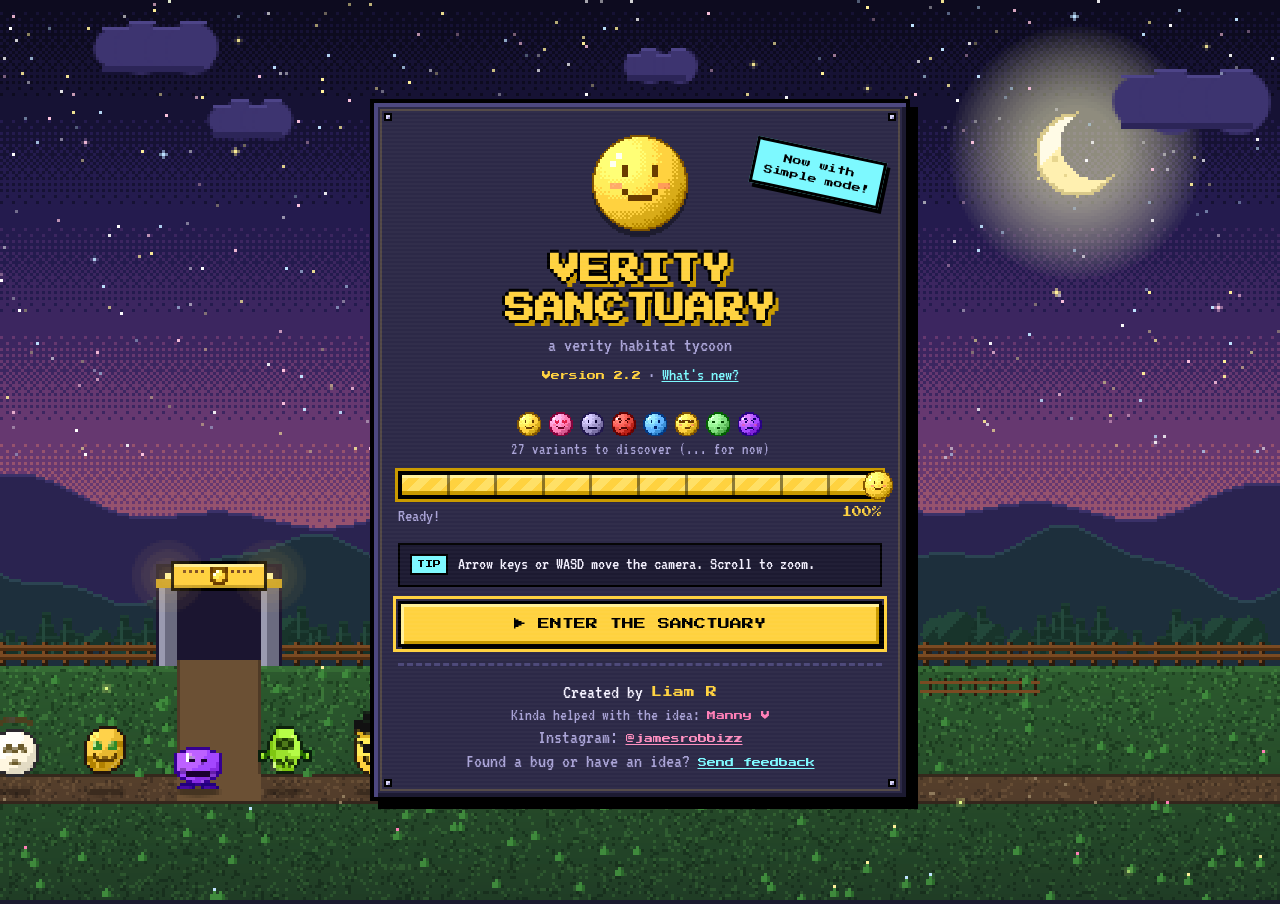
<file: index.html>
<!doctype html>
<html lang="en">
<head>
  <meta charset="utf-8">
  <meta name="viewport" content="width=device-width, initial-scale=1">
  <title>Verity Sanctuary</title>
  <link rel="preconnect" href="https://fonts.googleapis.com">
  <link href="https://fonts.googleapis.com/css2?family=Press+Start+2P&family=VT323&display=swap" rel="stylesheet">
  <link rel="stylesheet" href="style.css">
</head>
<body>
  <div id="loader" class="loader">
    <canvas id="loader-scene" class="loader-scene" aria-hidden="true"></canvas>
    <div class="loader-box">
      <i class="rivet tl"></i><i class="rivet tr"></i><i class="rivet bl"></i><i class="rivet br"></i>
      <canvas id="loader-verity" width="52" height="52"></canvas>
      <p class="loader-splash">Now with<br>Simple mode!</p>
      <h1 class="loader-title">VERITY<br>SANCTUARY</h1>
      <p class="loader-tag">a verity habitat tycoon</p>
      <p class="loader-version"><span id="loader-version">Version 2.0</span> · <button id="loader-notes" class="linkish" type="button">What's new?</button></p>
      <div class="loader-roster">
        <canvas id="loader-faces" width="168" height="26"></canvas>
        <span>27 variants to discover (... for now)</span>
      </div>
      <div class="loader-bar">
        <div class="loader-track">
          <div id="loader-fill" class="loader-fill"></div>
          <div class="loader-ticks"></div>
          <canvas id="loader-roller" class="loader-roller" width="24" height="24"></canvas>
        </div>
        <div class="loader-pct"><span id="loader-step">Hatching eggs...</span><span id="loader-num">0%</span></div>
      </div>
      <p class="loader-tip"><b>TIP</b><span id="loader-tip">In Pro mode you build at night, while the park is closed.</span></p>
      <button id="loader-start" class="big loader-start" hidden>▶ ENTER THE SANCTUARY</button>
      <div class="loader-credits">
        <p>Created by <b>Liam R</b></p>
        <p class="small-credit">Kinda helped with the idea: <b>Manny V</b></p>
        <p class="insta-credit">Instagram: <a href="https://www.instagram.com/jamesrobbizz/" target="_blank" rel="noopener">@jamesrobbizz</a></p>
        <p class="insta-credit">Found a bug or have an idea? <a class="feedback-link" href="https://forms.gle/N3EzvmrXTgRiWqSZ6" target="_blank" rel="noopener">Send feedback</a></p>
      </div>
    </div>
  </div>
  <script>
    // Loading screen: an animated night scene at the sanctuary, drawn before the game scripts load.
    (function () {
      function shade(hex, amt) {
        var n = parseInt(hex.slice(1), 16), f = function (v) { return Math.max(0, Math.min(255, Math.round(v + amt))); };
        return "rgb(" + f(n >> 16) + "," + f((n >> 8) & 255) + "," + f(n & 255) + ")";
      }
      var BAYER = [0, 8, 2, 10, 12, 4, 14, 6, 3, 11, 1, 9, 15, 7, 13, 5];
      function dith(x, y) { return (BAYER[(y & 3) * 4 + (x & 3)] + 0.5) / 16; }
      function rng(seed) { var s = seed >>> 0; return function () { s = (s * 1664525 + 1013904223) >>> 0; return s / 4294967296; }; }

      // ---- Verity faces (shaded spheres, features on an 8-radius grid) ----
      var FEATURES = {
        smile: [["i", -3, -3, 1, 2], ["i", 2, -3, 1, 2], ["i", -3, 1, 1, 1], ["i", -2, 2, 4, 1], ["i", 2, 1, 1, 1]],
        love: [["h", -4, -3, 1, 1], ["h", -2, -3, 1, 1], ["h", -4, -2, 3, 1], ["h", -3, -1, 1, 1], ["h", 1, -3, 1, 1], ["h", 3, -3, 1, 1], ["h", 1, -2, 3, 1], ["h", 2, -1, 1, 1], ["i", -2, 2, 4, 1], ["i", -3, 1, 1, 1], ["i", 2, 1, 1, 1]],
        shades: [["i", -5, -3, 4, 2], ["i", 1, -3, 4, 2], ["i", -1, -3, 2, 1], ["w", -4, -3, 1, 1], ["w", 2, -3, 1, 1], ["i", -1, 2, 3, 1], ["i", 2, 1, 1, 1]],
        angry: [["i", -4, -4, 2, 1], ["i", -2, -3, 1, 1], ["i", 2, -4, 2, 1], ["i", 1, -3, 1, 1], ["i", -3, -2, 1, 1], ["i", 2, -2, 1, 1], ["i", -2, 2, 4, 1], ["i", -3, 3, 1, 1], ["i", 2, 3, 1, 1]],
        wow: [["i", -3, -3, 1, 2], ["i", 2, -3, 1, 2], ["i", -1, 1, 2, 2]],
        sleepy: [["i", -4, -2, 2, 1], ["i", 2, -2, 2, 1], ["i", -1, 2, 2, 1]],
        lie: [["i", -3, -3, 1, 2], ["i", 2, -3, 1, 2], ["i", -3, 2, 6, 1], ["i", -3, 1, 1, 1]],
      };
      function face(color, kind, r, blush) {
        var S = 2 * r + 4, c = document.createElement("canvas"); c.width = c.height = S;
        var g = c.getContext("2d"), cx = S / 2, cy = S / 2;
        var hi = shade(color, 55), lit = shade(color, 28), base = shade(color, 0), dk = shade(color, -38), dk2 = shade(color, -70), line = shade(color, -125);
        for (var y = 0; y < S; y++) for (var x = 0; x < S; x++) {
          var nx = (x + 0.5 - cx) / r, ny = (y + 0.5 - cy) / r, d = nx * nx + ny * ny;
          if (d > 1) continue;
          var col;
          if (Math.sqrt(d) > 1 - 1.15 / r) col = line;
          else {
            var l = 1 - Math.hypot(nx + 0.42, ny + 0.5) / 1.75 + (dith(x, y) - 0.5) * 0.12;
            col = l > 0.72 ? hi : l > 0.55 ? lit : l > 0.33 ? base : l > 0.18 ? dk : dk2;
          }
          g.fillStyle = col; g.fillRect(x, y, 1, 1);
        }
        var s = Math.max(1, Math.round(r / 8)), ox = Math.round(cx), oy = Math.round(cy);
        if (blush) { g.fillStyle = "rgba(255,90,120,0.45)"; g.fillRect(ox - 5 * s, oy, 2 * s, s); g.fillRect(ox + 3 * s, oy, 2 * s, s); }
        (FEATURES[kind] || FEATURES.smile).forEach(function (f) {
          g.fillStyle = f[0] === "h" ? "#e0204a" : f[0] === "w" ? "rgba(255,255,255,0.8)" : shade(color, -150);
          g.fillRect(ox + f[1] * s, oy + f[2] * s, f[3] * s, f[4] * s);
        });
        g.fillStyle = "rgba(255,255,255,0.9)";
        g.fillRect(Math.round(cx - r * 0.5), Math.round(cy - r * 0.62), Math.max(1, s), Math.max(1, s));
        g.fillRect(Math.round(cx - r * 0.62), Math.round(cy - r * 0.45), Math.max(1, s), Math.max(1, s));
        return c;
      }
      var PARADE = [
        ["#ffd23f", "smile", 8, 1], ["#ff7eb6", "love", 8, 1], ["#9d93c9", "lie", 8, 0], ["#e0453a", "angry", 8, 0],
        ["#5fb4ff", "wow", 8, 1], ["#ffc21a", "smile", 11, 1], ["#7ddc7a", "sleepy", 8, 0], ["#ffd23f", "shades", 9, 0],
        ["#3fc9b0", "wow", 8, 0], ["#e64ad6", "smile", 8, 1], ["#a347ff", "angry", 9, 0], ["#fff27a", "wow", 8, 0],
        ["#2b4fd6", "sleepy", 9, 0], ["#c9b458", "lie", 8, 0],
      ].map(function (p) { return { spr: face(p[0], p[1], p[2], p[3]), r: p[2] }; });

      // logo, roller and roster
      function put(id, spr, x, y) { var c = document.getElementById(id), g = c.getContext("2d"); g.clearRect(0, 0, c.width, c.height); g.drawImage(spr, x, y); }
      put("loader-verity", face("#ffd23f", "smile", 24, 1), 0, 0);
      put("loader-roller", face("#ffd23f", "smile", 10, 1), 0, 0);
      var rosterSprites = PARADE.slice(0, 8).map(function (p, i) { return face(["#ffd23f", "#ff7eb6", "#9d93c9", "#e0453a", "#5fb4ff", "#ffd23f", "#7ddc7a", "#a347ff"][i], ["smile", "love", "lie", "angry", "wow", "shades", "sleepy", "angry"][i], 8, i % 2); });

      // ---- Scene ----
      var cv = document.getElementById("loader-scene"), g = cv.getContext("2d");
      var W = 0, H = 0, PX = 3, sky = null, land = null, stars = [], flies = [], clouds = [], groundY = 0, pathY = 0, lanterns = [];
      function layer() { var c = document.createElement("canvas"); c.width = W; c.height = H; return [c, c.getContext("2d")]; }
      function R(gg, col, x, y, w, h) { gg.fillStyle = col; gg.fillRect(Math.round(x), Math.round(y), Math.round(w), Math.round(h)); }
      function build() {
        PX = window.innerWidth < 640 ? 2 : 3;
        W = Math.ceil(window.innerWidth / PX); H = Math.ceil(window.innerHeight / PX);
        cv.width = W; cv.height = H;
        var horizon = Math.round(H * 0.6); groundY = Math.round(H * 0.74); pathY = Math.round(H * 0.87);
        var r = rng(1234);
        // sky with dithered bands, stars and moon
        var s = layer(); sky = s[0]; var sg = s[1];
        var SKY = [[13, 11, 31], [22, 18, 52], [36, 27, 78], [60, 38, 96], [102, 56, 112], [150, 82, 110]];
        for (var y = 0; y < groundY; y++) {
          var t = Math.min(0.999, y / horizon) * (SKY.length - 1), i = Math.floor(t), f = t - i;
          for (var x = 0; x < W; x++) {
            var c = SKY[f > dith(x, y) ? Math.min(SKY.length - 1, i + 1) : i];
            sg.fillStyle = "rgb(" + c[0] + "," + c[1] + "," + c[2] + ")"; sg.fillRect(x, y, 1, 1);
          }
        }
        stars = [];
        for (var k = 0; k < W * H / 260; k++) {
          var sx = Math.floor(r() * W), sy = Math.floor(r() * horizon * 0.85);
          stars.push({ x: sx, y: sy, p: r() * 6.28, big: r() < 0.12, col: ["#ffffff", "#fff09a", "#bfe3ff", "#ffc6e0"][Math.floor(r() * 4)] });
        }
        var mx = Math.round(W * 0.84), my = Math.round(H * 0.17), mr = Math.max(9, Math.round(H * 0.045));
        for (var gr = mr * 3; gr > mr; gr -= 2) { sg.globalAlpha = 0.05; sg.fillStyle = "#fff4c9"; sg.beginPath(); sg.arc(mx, my, gr, 0, 7); sg.fill(); }
        sg.globalAlpha = 1;
        for (y = -mr; y <= mr; y++) for (x = -mr; x <= mr; x++) {
          var d = x * x + y * y; if (d > mr * mr) continue;
          var cut = (x - mr * 0.45) * (x - mr * 0.45) + (y + mr * 0.25) * (y + mr * 0.25) < mr * mr * 0.72;
          if (cut) continue;
          sg.fillStyle = d > (mr - 1.2) * (mr - 1.2) ? "#d9c98a" : (x + y < -mr * 0.6 ? "#fffbe6" : "#fff0b0");
          sg.fillRect(mx + x, my + y, 1, 1);
        }
        R(sg, "#e8d68f", mx - mr * 0.6, my + mr * 0.1, 2, 2); R(sg, "#e8d68f", mx - mr * 0.3, my + mr * 0.5, 1, 1);

        // land: hills, trees, fence, gate, ground, path
        var l = layer(); land = l[0]; var lg = l[1];
        function hills(base, amp, freq, col, top, seed) {
          for (var x = 0; x < W; x++) {
            var hy = base - amp * (0.55 * Math.sin(x * freq + seed) + 0.3 * Math.sin(x * freq * 2.3 + seed * 2) + 0.15 * Math.sin(x * freq * 5.1 + seed));
            hy = Math.round(hy);
            R(lg, top, x, hy, 1, 1); R(lg, col, x, hy + 1, 1, groundY - hy);
          }
        }
        hills(horizon - 4, H * 0.07, 0.018, "#2a2350", "#3a3168", 1);
        hills(horizon + 8, H * 0.05, 0.03, "#1d2f3c", "#2b4452", 4);
        // tree line
        for (var x = 0; x < W; x += 3 + Math.floor(r() * 6)) {
          var th = 8 + Math.floor(r() * 12), tx = x, ty = groundY - 2;
          if (r() < 0.6) { // pine
            for (var j = 0; j < th; j++) { var half = Math.floor((j / th) * th * 0.32) + 1; R(lg, j % 4 === 0 ? "#1d3d33" : "#163128", tx - half, ty - th + j, half * 2 + 1, 1); }
            R(lg, "#24493c", tx - 1, ty - th + 2, 1, th * 0.5);
          } else { // round tree
            var rr = Math.round(th * 0.35);
            for (var yy = -rr; yy <= rr; yy++) for (var xx = -rr; xx <= rr; xx++) if (xx * xx + yy * yy <= rr * rr) R(lg, (xx + yy < -rr * 0.5) ? "#22473a" : "#18342b", tx + xx, ty - rr - 3 + yy, 1, 1);
            R(lg, "#2a1d16", tx, ty - 3, 1, 3);
          }
        }
        // ground
        for (y = groundY; y < H; y++) for (x = 0; x < W; x++) {
          var n = (Math.sin(x * 12.9898 + y * 78.233) * 43758.5453) % 1; n = n < 0 ? -n : n;
          var inPath = y >= pathY - 3 && y <= pathY + 6;
          var col2 = inPath ? (n > 0.85 ? "#7a5c3c" : n < 0.1 ? "#4f3a26" : "#654a30") : (n > 0.9 ? "#3d7a3a" : n < 0.12 ? "#1f4421" : (y - groundY < 2 ? "#356b34" : "#2c5a2e"));
          if (inPath && (y === pathY - 3 || y === pathY + 6)) col2 = "#3e2e1e";
          R(lg, col2, x, y, 1, 1);
        }
        // night darkening toward the bottom
        for (y = groundY; y < H; y++) { lg.globalAlpha = (y - groundY) / (H - groundY) * 0.35; R(lg, "#0a0816", 0, y, W, 1); }
        lg.globalAlpha = 1;
        // fence
        var fy = groundY - 1;
        for (x = 0; x < W; x++) { if (x % 7 === 0) { R(lg, "#2a1a0c", x, fy - 7, 2, 8); R(lg, "#7a4a22", x, fy - 7, 1, 7); } }
        R(lg, "#4e2c10", 0, fy - 5, W, 1); R(lg, "#4e2c10", 0, fy - 2, W, 1); R(lg, "#7a4a22", 0, fy - 6, W, 1); R(lg, "#7a4a22", 0, fy - 3, W, 1);
        // gate with sign and lanterns
        var gx = Math.round(W * 0.13), gw = 34, gh = 30;
        R(lg, "#1b1530", gx - 4, fy - gh - 3, gw + 8, gh + 4);
        R(lg, "#6b6b80", gx - 3, fy - gh + 4, 6, gh - 3); R(lg, "#9a9ab0", gx - 3, fy - gh + 4, 2, gh - 3);
        R(lg, "#6b6b80", gx + gw - 3, fy - gh + 4, 6, gh - 3); R(lg, "#9a9ab0", gx + gw - 3, fy - gh + 4, 2, gh - 3);
        R(lg, "#c9a227", gx - 4, fy - gh + 2, 8, 3); R(lg, "#c9a227", gx + gw - 4, fy - gh + 2, 8, 3);
        R(lg, "#000", gx + 1, fy - gh - 4, gw - 2, 10); R(lg, "#ffd23f", gx + 2, fy - gh - 3, gw - 4, 8); R(lg, "#fff09a", gx + 2, fy - gh - 3, gw - 4, 1); R(lg, "#c9a227", gx + 2, fy - gh + 4, gw - 4, 1);
        lg.drawImage(face("#ffd23f", "smile", 3, 0), gx + gw / 2 - 5, fy - gh - 4);
        for (k = 0; k < 4; k++) { R(lg, "#7a4a22", gx + 5 + k * 2, fy - gh - 1, 1, 1); R(lg, "#7a4a22", gx + gw - 7 - k * 2, fy - gh - 1, 1, 1); }
        var gatePath = function () { R(lg, "#6b5034", gx + 3, fy - 1, gw - 6, pathY + 6 - fy + 1); R(lg, "#4f3a26", gx + 3, fy - 1, 1, pathY - 3 - fy + 1); R(lg, "#4f3a26", gx + gw - 4, fy - 1, 1, pathY - 3 - fy + 1); };
        lanterns = [[gx, fy - gh + 1], [gx + gw, fy - gh + 1]];
        // a pen on the right with a bench and a lamp post
        var px0 = Math.round(W * 0.72);
        for (x = px0; x < px0 + 40; x++) if (x % 5 === 0) R(lg, "#2a1a0c", x, groundY + 4, 1, 6);
        R(lg, "#7a4a22", px0, groundY + 5, 40, 1); R(lg, "#7a4a22", px0, groundY + 8, 40, 1);
        var lpx = Math.round(W * 0.42);
        R(lg, "#1b1b24", lpx, groundY - 18, 2, 18 + 2); R(lg, "#3a3a4a", lpx - 2, groundY - 20, 6, 3);
        lanterns.push([lpx + 1, groundY - 18]);
        // pebbles and tufts
        for (k = 0; k < W / 3; k++) {
          var ex = Math.floor(r() * W), ey = groundY + 2 + Math.floor(r() * (H - groundY - 2));
          if (ey >= pathY - 3 && ey <= pathY + 6) { R(lg, "#8f7a5c", ex, ey, 1, 1); continue; }
          R(lg, "#3f8a3c", ex, ey, 1, 2); R(lg, "#3f8a3c", ex + 1, ey - 1, 1, 3); R(lg, "#2c6a2c", ex + 2, ey, 1, 2);
          if (r() < 0.15) R(lg, ["#ff7eb6", "#fff09a", "#bfe3ff"][Math.floor(r() * 3)], ex + 1, ey - 2, 1, 1);
        }
        gatePath();
        clouds = []; for (k = 0; k < 5; k++) clouds.push({ x: r() * W, y: 8 + r() * horizon * 0.45, w: 18 + r() * 26, v: 1.5 + r() * 2.5 });
        flies = []; for (k = 0; k < Math.max(10, W / 30); k++) flies.push({ x: r() * W, y: groundY - 20 + r() * (H - groundY + 10), p: r() * 6.28, s: 0.5 + r() });
      }
      function cloud(c) {
        var x0 = Math.round(c.x), y0 = Math.round(c.y), w = Math.round(c.w);
        for (var i = 0; i < 4; i++) {
          var cx = x0 + (i + 0.5) * w / 4, rr = w / 5 + (i % 2 ? 2 : 0);
          g.fillStyle = "#3d3470"; g.beginPath(); g.arc(Math.round(cx), y0, rr, 0, 7); g.fill();
        }
        g.fillStyle = "#4d4488"; for (i = 0; i < 4; i++) g.fillRect(Math.round(x0 + (i + 0.5) * w / 4 - w / 8), Math.round(y0 - w / 5 - (i % 2 ? 2 : 0)), Math.round(w / 4), 1);
        g.fillStyle = "#2c2558"; g.fillRect(x0, y0 + Math.round(w / 6), w, 2);
      }
      // once the game scripts are loaded, the parade uses every variant's real sprite
      var realParade = null;
      function buildRealParade() {
        var tricks = ["flip", "spin", "boing", "wiggle", "twirl"];
        realParade = VARIANT_KEYS.map(function (k, i) {
          var def = VARIANTS[k], seed = 7000 + i * 131;
          var ind = { id: -3000 - i, k: k, seed: seed, model: Math.floor(Math.random() * BODY_MODELS.length), size: 0, hue: 0, light: 0, mark: "none", acc: "none", trait: "chill", shiny: false };
          var chest = k === CHEST_KEY;
          var spr = buildVariantSprite(k, ind, false, chest);   // Boobity's chest is drawn live so it can jiggle
          var trick = k === "boobity" ? "shimmy" : def.move === "float" ? "float" : def.move === "glitch" ? "glitch" : def.move === "zoom" ? "dash" : def.move === "squash" ? "boing" : def.move === "jitter" ? "wiggle" : tricks[i % tricks.length];
          return { spr: spr, trick: trick, chest: chest ? { D: bodySize(k, ind), color: def.color } : null };
        });
        // shuffle so the line-up changes every visit
        for (var j = realParade.length - 1; j > 0; j--) { var q = Math.floor(Math.random() * (j + 1)), t = realParade[j]; realParade[j] = realParade[q]; realParade[q] = t; }
      }
      var shoot = null, last = performance.now(), T = 0;
      function frame(now) {
        if (!document.getElementById("loader-scene")) return;
        var dt = Math.min(0.1, (now - last) / 1000); last = now; T += dt;
        if (!sky) build();
        g.imageSmoothingEnabled = false;
        g.drawImage(sky, 0, 0);
        for (var i = 0; i < stars.length; i++) {
          var s = stars[i], b = 0.5 + 0.5 * Math.sin(T * 2 + s.p);
          g.globalAlpha = 0.35 + b * 0.65; g.fillStyle = s.col; g.fillRect(s.x, s.y, 1, 1);
          if (s.big && b > 0.7) { g.globalAlpha = (b - 0.7) * 2; g.fillRect(s.x - 1, s.y, 3, 1); g.fillRect(s.x, s.y - 1, 1, 3); }
        }
        g.globalAlpha = 1;
        if (!shoot && Math.random() < dt * 0.2) shoot = { x: W * (0.2 + Math.random() * 0.6), y: H * 0.05 + Math.random() * H * 0.15, t: 0 };
        if (shoot) {
          shoot.t += dt;
          for (var k = 0; k < 12; k++) { g.globalAlpha = (1 - k / 12) * Math.max(0, 1 - shoot.t); g.fillStyle = "#fffbe6"; g.fillRect(Math.round(shoot.x + shoot.t * 160 - k * 2), Math.round(shoot.y + shoot.t * 60 - k * 0.75), 1, 1); }
          g.globalAlpha = 1; if (shoot.t > 1) shoot = null;
        }
        for (i = 0; i < clouds.length; i++) { var c = clouds[i]; c.x += c.v * dt; if (c.x > W + 10) c.x = -c.w - 10; cloud(c); }
        g.drawImage(land, 0, 0);
        // lantern glow
        for (i = 0; i < lanterns.length; i++) {
          var L = lanterns[i], fl = 0.85 + 0.15 * Math.sin(T * 7 + i * 2) * Math.sin(T * 3.1 + i);
          for (var rr = 12; rr > 2; rr -= 3) { g.globalAlpha = 0.07 * fl; g.fillStyle = "#ffcf5a"; g.beginPath(); g.arc(L[0], L[1], rr, 0, 7); g.fill(); }
          g.globalAlpha = 1; g.fillStyle = "#fff09a"; g.fillRect(L[0] - 1, L[1] - 1, 2, 2);
        }
        // the variant parade: simple faces until the game has loaded, then every variant's
        // real sprite in a random body model, bouncing along with its own trick now and then
        if (!realParade && typeof buildVariantSprite === "function" && typeof VARIANT_KEYS !== "undefined") buildRealParade();
        var list = realParade || PARADE, gap = realParade ? 30 : 30, total = list.length * gap + W * 0.25, speed = 16;
        for (i = 0; i < list.length; i++) {
          var p = list[i], sw = p.spr.width, sh = p.spr.height;
          var x = ((T * speed + W * 0.55 - i * gap) % (W + total) + (W + total)) % (W + total) - sw - 6;
          var hopT = (T * 2.2 + i * 0.37) % 1, hop = Math.sin(hopT * Math.PI) * 6, sx = 1, sy = 1, rot = 0, dx = 0, alpha = 1;
          if (hopT < 0.08 || hopT > 0.94) { sx = 1.12; sy = 0.86; }                 // squash on landing
          else if (hopT < 0.25) { sx = 0.92; sy = 1.08; }                           // stretch on take-off
          var tr = p.trick ? (T * 0.22 + i * 0.137) % 1 : 1, pr = tr / 0.22;
          if (tr < 0.22) {
            switch (p.trick) {
              case "flip": hop = Math.sin(pr * Math.PI) * 18; rot = pr * Math.PI * 2; break;
              case "spin": sx = Math.cos(pr * Math.PI * 4); break;
              case "boing": hop = Math.sin(pr * Math.PI) * 22; sy = 1 + Math.sin(pr * Math.PI * 3) * 0.25; sx = 2 - sy; break;
              case "wiggle": rot = Math.sin(pr * Math.PI * 10) * 0.35; hop *= 0.4; break;
              case "dash": dx = Math.sin(pr * Math.PI) * 26; hop *= 0.3; break;
              case "float": hop = 6 + Math.sin(pr * Math.PI) * 12; rot = Math.sin(pr * Math.PI * 4) * 0.15; sx = sy = 1; break;
              case "glitch": dx = (Math.random() < 0.3 ? (Math.random() - 0.5) * 8 : 0); alpha = Math.random() < 0.2 ? 0.4 : 1; break;
              case "shimmy": dx = Math.sin(pr * Math.PI * 14) * 2; rot = Math.sin(pr * Math.PI * 14) * 0.12; hop *= 0.3; break;
              case "twirl": rot = -pr * Math.PI * 2; hop = Math.sin(pr * Math.PI) * 10; break;
            }
          } else if (p.trick === "float") { hop = 5 + Math.sin(T * 2 + i) * 2; sx = sy = 1; }
          x += dx;
          if (x < -50 || x > W + 50) continue;
          var footY = pathY + 3 + (realParade ? 3 : 0);   // real sprites have 3px of padding under the body
          g.globalAlpha = Math.max(0.08, 0.35 - hop * 0.012); g.fillStyle = "#000";
          g.beginPath(); g.ellipse(Math.round(x + sw / 2), pathY + 3, Math.max(2, sw * 0.35 - hop * 0.15), 1.5, 0, 0, 7); g.fill();
          g.globalAlpha = alpha;
          g.save();
          g.translate(Math.round(x + sw / 2), Math.round(footY - hop - sh / 2));
          if (rot) g.rotate(rot);
          g.scale(sx, sy);
          g.drawImage(p.spr, -Math.round(sw / 2), -Math.round(sh / 2));
          if (p.chest) {
            // the chest lags behind each hop and swings on its own: two springs, slightly out of step
            var shim = p.trick === "shimmy" && tr < 0.22 ? 1 : 0;
            var lag = (hopT - 0.18 + 1) % 1, bounce = Math.sin(lag * Math.PI * 2);
            var jy = Math.round(bounce * 2.5 + Math.sin(T * 30) * 1.5 * shim), jy2 = Math.round(Math.sin((lag - 0.06) * Math.PI * 2) * 2.5 + Math.sin(T * 30 + 1) * 1.5 * shim);
            var jx = Math.round(Math.sin(T * 9 + i) * 0.8 + Math.sin(T * 30) * 2 * shim);
            drawChest(g, -Math.round(sw / 2) + SPR_PAD_X, -Math.round(sh / 2) + SPR_PAD_T, p.chest.D, p.chest.color, 1, 1, [jx, jy, -jx, jy2]);
          }
          g.restore();
          g.globalAlpha = 1;
        }
        // fireflies
        for (i = 0; i < flies.length; i++) {
          var f = flies[i], fx = Math.round(f.x + Math.sin(T * f.s + f.p) * 10), fy = Math.round(f.y + Math.cos(T * f.s * 1.3 + f.p) * 5);
          var a = Math.max(0, Math.sin(T * 2.5 * f.s + f.p));
          g.globalAlpha = a * 0.25; g.fillStyle = "#e8ff8a"; g.fillRect(fx - 1, fy - 1, 3, 3);
          g.globalAlpha = a; g.fillRect(fx, fy, 1, 1);
        }
        g.globalAlpha = 1;
        // roster: the faces take turns bouncing
        var rc = document.getElementById("loader-faces");
        if (rc) {
          var rg = rc.getContext("2d"); rg.clearRect(0, 0, rc.width, rc.height);
          for (i = 0; i < rosterSprites.length; i++) {
            var b2 = Math.max(0, Math.sin(T * 4 - i * 0.6)); b2 = b2 > 0.6 ? (b2 - 0.6) * 10 : 0;
            rg.drawImage(rosterSprites[i], i * 21, 6 - Math.round(b2));
          }
        }
        requestAnimationFrame(frame);
      }
      window.addEventListener("resize", function () { sky = null; });
      requestAnimationFrame(frame);

      // progress (main.js finishes it once the game is ready) and rotating tips
      window.__loader = { pct: 0 };
      var steps = ["Hatching eggs...", "Polishing fences...", "Teaching Moggity to mog...", "Fitting Boobity's tank top...", "Mopping the Backrooms...", "Paving the parking lot..."];
      var tips = ["In Pro mode you build at night, while the park is closed.", "Arrow keys or WASD move the camera. Scroll to zoom.", "A bigger parking lot brings in more guests.", "Fuse two variants in the Lab to discover new ones.", "Simple mode lets you build at any time of day.", "Some variants love certain enclosure themes.", "Buy wild land to grow your sanctuary.", "He belongs to the Backrooms. Don't let him out."];
      var i = 0, tipI = 0;
      window.__loaderTimer = setInterval(function () {
        if (!document.getElementById("loader-fill")) return clearInterval(window.__loaderTimer);
        if (window.__loader.pct < 70) window.__loader.pct += 3;
        document.getElementById("loader-fill").style.width = window.__loader.pct + "%";
        document.getElementById("loader-roller").style.left = "calc(" + window.__loader.pct + "% - 18px)";
        document.getElementById("loader-num").textContent = Math.floor(window.__loader.pct) + "%";
        if (window.__loader.pct % 15 === 0) document.getElementById("loader-step").textContent = steps[i++ % steps.length];
      }, 60);
      var tipTimer = setInterval(function () {
        var el = document.getElementById("loader-tip");
        if (!el) return clearInterval(tipTimer);
        tipI = (tipI + 1) % tips.length; el.textContent = tips[tipI];
      }, 3200);
    })();
  </script>
  <header class="topbar">
    <div class="brand">
      <i class="ico logo" data-icon="logo"></i>
      <div>
        <h1>VERITY SANCTUARY</h1>
        <p class="tagline">a verity habitat tycoon <span class="ver" id="ver-tag">v2.0</span> <span class="ver mode-tag" id="mode-tag" hidden></span></p>
      </div>
      <div class="lvl-box" title="Park level: earn XP to unlock new items">
        <span class="lvl-badge" id="park-level">1</span>
        <div class="lvl-meta">
          <span class="label">PARK LEVEL</span>
          <div class="progress xp"><div id="xp-bar" class="progress-fill"></div></div>
          <span id="xp-text" class="xp-text"></span>
        </div>
      </div>
    </div>
    <div class="stats">
      <div class="stat coins"><i class="ico" data-icon="coin"></i><div><span class="label">COINS</span><span id="money" class="value">0</span></div></div>
      <div class="stat"><i class="ico" data-icon="rate"></i><div><span class="label">PER SEC</span><span id="rate" class="value">0</span></div></div>
      <div class="stat"><i class="ico" data-icon="visitor"></i><div><span class="label">VISITORS</span><span id="visitors" class="value">0</span></div></div>
      <div class="stat"><i class="ico" data-icon="heart"></i><div><span class="label">APPEAL</span><span id="appeal" class="value">0</span></div></div>
      <div class="stat"><i class="ico" data-icon="star"></i><div><span class="label">RATING</span><span id="stars" class="value stars"></span></div></div>
      <button id="notes-btn" class="icon-btn text-btn" title="Patch notes"><i class="ico" data-icon="scroll"></i><span>Patch notes</span></button>
      <a id="insta-btn" class="icon-btn text-btn insta-btn" href="https://www.instagram.com/jamesrobbizz/" target="_blank" rel="noopener" title="Follow @jamesrobbizz on Instagram"><i class="ico" data-icon="insta"></i><span>@jamesrobbizz</span></a>
      <a id="feedback-btn" class="icon-btn text-btn feedback-btn" href="https://forms.gle/N3EzvmrXTgRiWqSZ6" target="_blank" rel="noopener" title="Send feedback, suggestions or bug reports"><i class="ico" data-icon="info"></i><span>Feedback</span></a>
      <button id="sound-toggle" class="icon-btn" title="Toggle sound"><i class="ico" data-icon="sound"></i></button>
    </div>
  </header>

  <main class="layout">
    <section class="park">
      <div class="park-frame">
        <div class="park-title">
          <span class="world-info"><i class="ico" id="weather-ico" data-icon="sun"></i><span id="clock"></span><span id="weather-label"></span></span>
          <span id="park-info" class="park-info"></span>
          <button id="snapshot" class="mini" title="Download a picture of your park"><i class="ico" data-icon="camera"></i></button>
        </div>
        <div id="event-bar" class="event-bar" hidden>
          <span id="event-text"></span>
          <div class="event-timer"><div id="event-fill"></div></div>
        </div>
        <div id="hours-bar" class="hours-bar">
          <span id="hours-text"></span>
          <button id="hours-btn" class="mini-text"></button>
        </div>
        <div class="map-wrap">
          <canvas id="game" tabindex="0" aria-label="Park map. Arrow keys or WASD move the camera, plus and minus zoom."></canvas>
          <canvas id="minimap" width="144" height="96" title="Minimap: click or drag to jump"></canvas>
          <div class="map-controls">
            <button id="zoom-in" class="mini" title="Zoom in (+)">+</button>
            <span id="zoom-label">100%</span>
            <button id="zoom-out" class="mini" title="Zoom out (-)">&minus;</button>
            <button id="zoom-home" class="mini" title="Back to the gate">&#8962;</button>
          </div>
          <p class="map-help">Arrows/WASD or drag to move · scroll or +/- to zoom</p>
        </div>
      </div>
      <div class="hint-bar"><i class="ico" data-icon="info"></i><p id="hint" class="hint"></p></div>
      <div class="card goal-strip">
        <i class="ico" data-icon="trophy"></i>
        <div class="goal-text"><span class="label">GOAL</span><span id="goal-strip-text"></span></div>
        <div class="progress"><div id="goal-strip-bar" class="progress-fill"></div></div>
      </div>
    </section>

    <aside class="panel">
      <nav class="tabs">
        <button class="tab active" data-tab="park"><i class="ico" data-icon="hammer"></i><span>Park</span></button>
        <button class="tab" data-tab="lab"><i class="ico" data-icon="flask"></i><span>Lab</span></button>
        <button class="tab" data-tab="index"><i class="ico" data-icon="book"></i><span>Index</span></button>
        <button class="tab" data-tab="goals"><i class="ico" data-icon="trophy"></i><span>Goals</span></button>
        <button class="tab" data-tab="save"><i class="ico" data-icon="disk"></i><span>Save</span></button>
      </nav>

      <!-- PARK -->
      <div class="page" data-page="park">
        <div class="card">
          <h2><i class="ico" data-icon="hammer"></i>BUILD</h2>
          <div class="tools tool-grid">
            <button class="tool active" data-tool="inspect"><i class="ico" data-icon="inspect"></i><span>Inspect</span><small>click a variant</small></button>
            <button class="tool build-only" data-tool="path"><i class="ico" data-icon="path"></i><span>Path</span><small id="cost-path"></small></button>
            <button class="tool build-only" data-tool="enclosure"><i class="ico" data-icon="fence"></i><span>Enclosure</span><small id="cost-enclosure"></small></button>
            <button class="tool build-only" data-tool="bulldoze"><i class="ico" data-icon="shovel"></i><span>Bulldoze</span><small>50% refund</small></button>
          </div>
          <div id="build-options" class="build-options build-only" hidden></div>
          <p id="build-lock" class="build-lock" hidden>The park is open. Building, shops, decor and moving variants come back at 10 PM. The Lab, Incubator and care work all day.</p>
        </div>

        <div class="card build-only">
          <h2><i class="ico" data-icon="shop"></i>SHOPS &amp; DECOR</h2>
          <h3>Snack stands <span>visitors buy as they pass</span></h3>
          <div id="shop-stands" class="shop-grid"></div>
          <h3>Decorations <span>raise park appeal</span></h3>
          <div id="shop-decor" class="shop-grid"></div>
          <button id="obj-turn" class="wide" hidden>↻ Turn (R)</button>
          <p id="shop-more" class="small locked-note"></p>
        </div>

        <div class="card" id="request-card">
          <h2><i class="ico" data-icon="scroll"></i>VISITOR REQUEST</h2>
          <div id="request"></div>
        </div>

        <div class="card" id="feedback-card">
          <h2><i class="ico" data-icon="visitor"></i>GUEST FEEDBACK</h2>
          <div id="feedback"></div>
        </div>

        <div class="card">
          <h2><i class="ico" data-icon="egg"></i>INCUBATOR <small id="free-eggs"></small></h2>
          <button id="hatch" class="big"><i class="ico egg-ico" data-icon="egg"></i><span>Hatch Egg<small id="cost-egg"></small></span></button>
          <p class="small center">Mostly commons · 6% uncommon · 1% shiny</p>
          <div id="special-eggs" class="special-eggs"></div>
          <h3>Unplaced variants <span id="inv-count"></span></h3>
          <div id="inventory" class="inventory"></div>
        </div>

        <div class="card" id="bank-card">
          <h2><i class="ico" data-icon="coin"></i>GOLD PILE <small id="bank-level"></small></h2>
          <div id="bank"></div>
        </div>

        <div class="card" id="parking-card">
          <h2><i class="ico" data-icon="car"></i>PARKING LOT <small id="lot-level"></small></h2>
          <div id="parking"></div>
        </div>

        <div class="card" id="staff-card">
          <h2><i class="ico" data-icon="staff"></i>STAFF <small id="wages"></small></h2>
          <div id="staff"></div>
        </div>

        <div class="card" id="land-card" hidden>
          <h2><i class="ico" data-icon="tree"></i>LAND FOR SALE</h2>
          <div id="land"></div>
        </div>

        <div class="card" id="inspect-card" hidden>
          <h2><i class="ico" data-icon="fence"></i><span id="inspect-title">ENCLOSURE</span></h2>
          <div id="inspect"></div>
        </div>
      </div>

      <!-- LAB -->
      <div class="page" data-page="lab" hidden>
        <div class="card">
          <h2><i class="ico" data-icon="flask"></i>FUSION LAB <small id="lab-level"></small></h2>
          <div class="fuse-row">
            <button class="fuse-slot" data-slot="0"></button>
            <span class="fuse-plus">+</span>
            <button class="fuse-slot" data-slot="1"></button>
            <span class="fuse-plus">=</span>
            <div class="fuse-slot result" id="fuse-result"></div>
          </div>
          <div id="fuse-info" class="fuse-info"></div>
          <button id="fuse-btn" class="big"><i class="ico" data-icon="flask"></i><span>Fuse!<small id="fuse-cost"></small></span></button>
          <button id="lab-upgrade" class="wide"></button>
          <h3>Pick from unplaced variants</h3>
          <div id="lab-inventory" class="inventory"></div>
        </div>
        <div class="card">
          <h2><i class="ico" data-icon="book"></i>RECIPE BOOK <small id="recipe-count"></small></h2>
          <div id="recipes" class="recipes"></div>
        </div>
      </div>

      <!-- INDEX -->
      <div class="page" data-page="index" hidden>
        <div class="card">
          <h2><i class="ico" data-icon="book"></i>VARIANT INDEX <small id="index-count"></small></h2>
          <div class="progress"><div id="index-bar" class="progress-fill"></div></div>
          <div id="index-detail" class="index-detail"></div>
          <div id="index" class="index"></div>
        </div>
      </div>

      <!-- GOALS -->
      <div class="page" data-page="goals" hidden>
        <div class="card" id="prestige-card">
          <h2><i class="ico" data-icon="shard"></i>NEW SANCTUARY <small id="shards"></small></h2>
          <div id="prestige"></div>
        </div>
        <div class="card">
          <h2><i class="ico" data-icon="star"></i>PARK LEVEL <small id="level-small"></small></h2>
          <div id="level-info"></div>
        </div>
        <div class="card">
          <h2><i class="ico" data-icon="trophy"></i>CURRENT GOAL <small id="goal-count"></small></h2>
          <div id="goal"></div>
        </div>
        <div class="card">
          <h2><i class="ico" data-icon="star"></i>ACHIEVEMENTS <small id="ach-count"></small></h2>
          <p class="small">Each achievement gives +2% income forever.</p>
          <div id="achievements" class="achievements"></div>
        </div>
      </div>

      <!-- SAVE -->
      <div class="page" data-page="save" hidden>
        <div class="card">
          <h2><i class="ico" data-icon="disk"></i>SAVE</h2>
          <p class="small" id="save-status">Autosaves every 10s.</p>
          <div class="tools">
            <button id="save-now">Save now</button>
            <button id="export">Export</button>
            <button id="import">Import</button>
            <button id="reset" class="danger">Reset</button>
          </div>
          <p class="small" id="mode-note"></p>
        </div>
        <div class="card">
          <h2><i class="ico" data-icon="sound"></i>SETTINGS</h2>
          <label class="check"><input type="checkbox" id="set-muted"> Mute everything</label>
          <label class="check"><input type="checkbox" id="set-sound"> Sound effects</label>
          <label class="check"><input type="checkbox" id="set-coin"> Coin sounds</label>
          <label class="range">Sound volume <input type="range" id="set-sfxvol" min="0" max="1" step="0.05"></label>
          <label class="check"><input type="checkbox" id="set-music"> Music</label>
          <label class="range">Music volume <input type="range" id="set-musicvol" min="0" max="1" step="0.05"></label>
          <label class="check"><input type="checkbox" id="set-effects"> Weather &amp; night effects</label>
          <label class="check"><input type="checkbox" id="set-shake"> Screen shake on rare hatches</label>
          <label class="check"><input type="checkbox" id="set-hovertips"> Explain things when I hover over them</label>
          <label class="check"><input type="checkbox" id="set-feedback"> Feedback reminders (every 10 min)</label>
          <button id="admin-btn" class="wide"><i class="ico" data-icon="staff"></i> Admin panel</button>
          <button id="tut-replay" class="wide"><i class="ico" data-icon="info"></i> Replay a tutorial</button>
          <button id="snapshot2" class="wide"><i class="ico" data-icon="camera"></i> Download park snapshot</button>
        </div>
        <div class="card">
          <h2><i class="ico" data-icon="scroll"></i>PATCH NOTES <small>v<span id="ver-small"></span></small></h2>
          <div id="notes-card"></div>
        </div>
        <div class="card">
          <h2><i class="ico" data-icon="star"></i>CREDITS</h2>
          <p class="credit-line">Created by <b>Liam R</b></p>
          <p class="credit-line">Kinda helped with the idea: <b>Manny V</b></p>
          <p class="small">A fan game inspired by the Verity meme. Not affiliated with its creators.</p>
          <p class="small"><a class="archive-link" href="versions/index.html">Play older versions</a></p>
          <a class="wide feedback-wide" href="https://forms.gle/N3EzvmrXTgRiWqSZ6" target="_blank" rel="noopener">Send feedback, suggestions or a bug report</a>
        </div>
      </div>
    </aside>
  </main>

  <div id="toasts" class="toasts"></div>

  <!-- Tutorial guide -->
  <div id="tutorial" class="tutorial" role="dialog" aria-labelledby="tut-title" aria-live="polite" hidden>
    <div class="tut-head">
      <i class="ico" data-icon="logo"></i>
      <span id="tut-step" class="tut-step"></span>
      <button id="tut-skip" class="linkish" type="button">Skip tutorial</button>
    </div>
    <h3 id="tut-title"></h3>
    <p id="tut-text"></p>
    <p id="tut-task" class="tut-task" hidden><b>TRY IT</b><span id="tut-task-text"></span><em>DONE!</em></p>
    <div class="tut-nav">
      <button id="tut-back" type="button">Back</button>
      <button id="tut-next" class="primary" type="button">Next</button>
    </div>
  </div>

  <!-- Hatch / fusion animation -->
  <div id="fx-overlay" class="overlay" hidden>
    <div class="fx-box">
      <canvas id="fx-canvas" width="160" height="120"></canvas>
      <div id="fx-title" class="fx-title"></div>
      <div id="fx-sub" class="fx-sub"></div>
      <div class="tools center">
        <button id="fx-inspect" hidden>Inspect</button>
        <button id="fx-ok" class="primary">Nice!</button>
      </div>
    </div>
  </div>

  <!-- Close-up variant card -->
  <dialog id="card-dialog" class="card-dialog">
    <div class="vc">
      <div class="vc-art">
        <canvas id="card-canvas" width="96" height="96"></canvas>
        <div id="card-badges" class="vc-badges"></div>
      </div>
      <div class="vc-info">
        <h2 id="card-name"></h2>
        <p id="card-species" class="vc-species"></p>
        <div class="vc-level"><span id="card-level"></span><div class="progress"><div id="card-xp" class="progress-fill"></div></div></div>
        <div id="card-care"></div>
        <div id="card-stats" class="vc-stats"></div>
        <p id="card-ability" class="vc-ability"></p>
        <p id="card-desc" class="vc-desc"></p>
      </div>
    </div>
    <div class="tools vc-actions">
      <button id="card-pet" class="primary">Pet</button>
      <button id="card-feed">Feed (3c)</button>
      <button id="card-rename">Rename</button>
      <button id="card-move"></button>
      <button id="card-release" class="danger"></button>
      <button id="card-close">Close</button>
    </div>
  </dialog>

  <dialog id="tour-dialog" class="mode-dialog">
    <h2>TAKE A TOUR?</h2>
    <p class="small">Pick a tour. You can replay either one any time from the Save tab.</p>
    <div id="tour-options" class="mode-options"></div>
    <div class="tools ask-actions"><button id="tour-skip" type="button">Skip for now</button></div>
  </dialog>

  <dialog id="mode-dialog" class="mode-dialog">
    <h2>CHOOSE YOUR MODE</h2>
    <p class="small">You can't switch later. Resetting your park lets you choose again.</p>
    <div id="mode-options" class="mode-options"></div>
  </dialog>

  <dialog id="day-dialog" class="day-dialog">
    <form method="dialog">
      <h2 id="day-title">DAY REPORT</h2>
      <div id="day-report"></div>
      <div class="tools ask-actions"><button value="ok" class="primary">Start the night shift</button></div>
    </form>
  </dialog>

  <dialog id="notes-dialog" class="notes-dialog">
    <form method="dialog">
      <h2>WHAT'S NEW</h2>
      <div id="notes"></div>
      <div class="tools ask-actions"><button value="ok" class="primary">Let's go!</button></div>
    </form>
  </dialog>

  <dialog id="ask-dialog" class="ask-dialog">
    <form method="dialog">
      <h2 id="ask-title"></h2>
      <p id="ask-text" class="ask-text"></p>
      <input id="ask-input" maxlength="16" autocomplete="off" hidden>
      <div class="tools ask-actions">
        <button id="ask-ok" value="ok" class="primary">OK</button>
        <button id="ask-cancel" value="cancel">Cancel</button>
      </div>
    </form>
  </dialog>

  <dialog id="admin-dialog" class="admin-dialog">
    <form method="dialog">
      <h2>ADMIN PANEL</h2>
      <div id="admin-body"></div>
      <div class="tools"><button class="primary" value="close">Close</button></div>
    </form>
  </dialog>

  <dialog id="snap-dialog" class="snap-dialog">
    <form method="dialog">
      <h2>PARK SNAPSHOT</h2>
      <img id="snap-img" alt="A picture of your park">
      <p class="small">Right-click (or long-press on a phone) the picture to save or share it.</p>
      <div class="tools"><button value="close" class="primary">Close</button></div>
    </form>
  </dialog>

  <dialog id="save-dialog">
    <form method="dialog">
      <h2 id="save-dialog-title">EXPORT SAVE</h2>
      <p class="small" id="save-dialog-help"></p>
      <textarea id="save-code" rows="6" spellcheck="false"></textarea>
      <div class="tools">
        <button id="save-dialog-ok" value="ok">OK</button>
        <button value="cancel">Close</button>
      </div>
    </form>
  </dialog>

  <script src="js/data.js"></script>
  <script src="js/sprites.js"></script>
  <script src="js/audio.js"></script>
  <script src="js/game.js"></script>
  <script src="js/world.js"></script>
  <script src="js/city.js"></script>
  <script src="js/systems.js"></script>
  <script src="js/admin.js"></script>
  <script src="js/tutorial.js"></script>
  <script src="js/help.js"></script>
  <script src="js/main.js"></script>
</body>
</html>
</file>
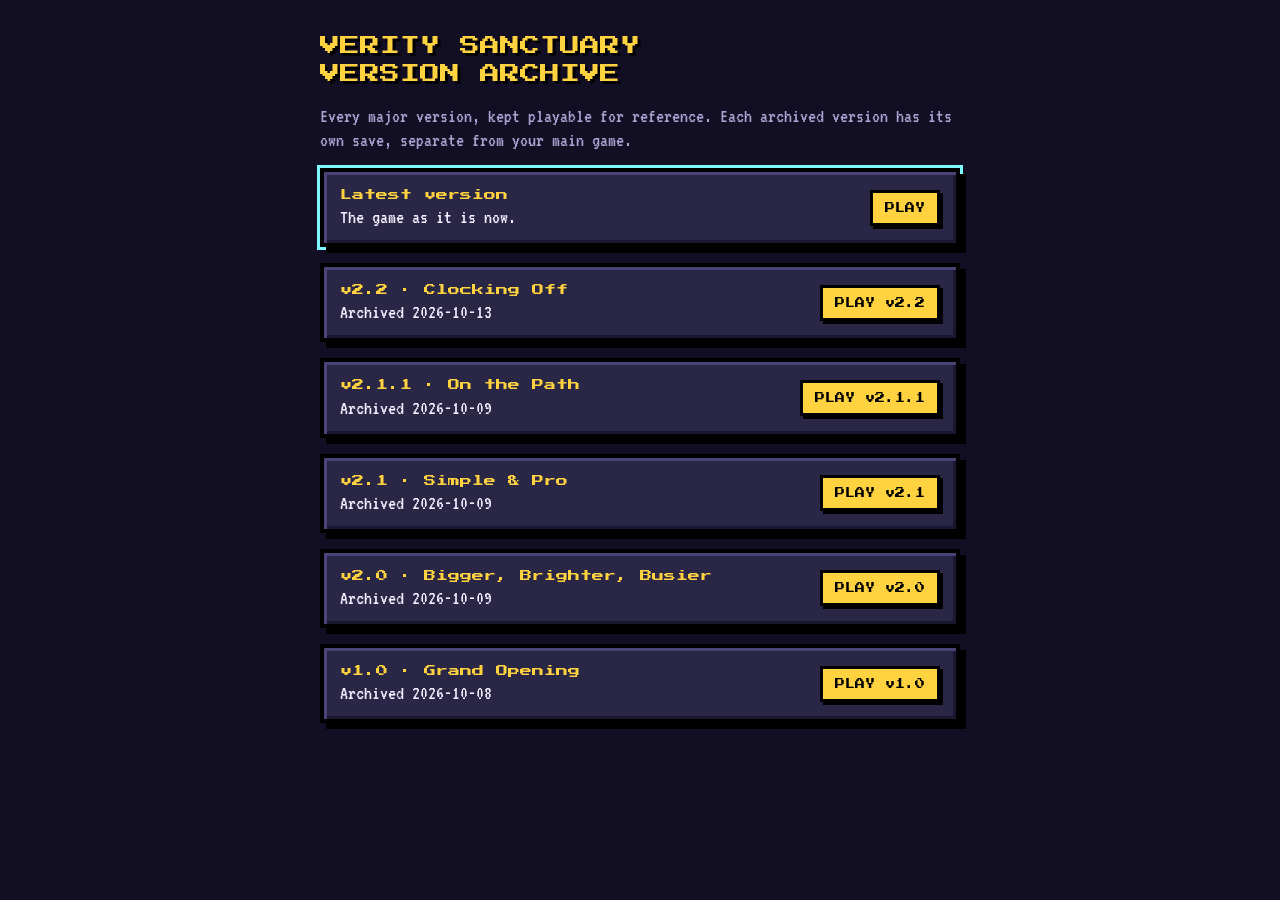
<file: versions/index.html>
<!doctype html>
<html lang="en">
<head>
  <meta charset="utf-8">
  <meta name="viewport" content="width=device-width, initial-scale=1">
  <title>Verity Sanctuary Versions</title>
  <link href="https://fonts.googleapis.com/css2?family=Press+Start+2P&family=VT323&display=swap" rel="stylesheet">
  <style>
    :root { color-scheme: dark; --bg: #120f24; --panel: #2a2645; --hi: #4a4578; --lo: #1a1730; --text: #f1eeff; --muted: #a9a3d1; --yellow: #ffd23f; }
    * { box-sizing: border-box; }
    body { margin: 0; min-height: 100vh; background: var(--bg); color: var(--text); font: 20px/1.2 "VT323", monospace; padding: 32px 16px; }
    main { max-width: 640px; margin: 0 auto; display: grid; gap: 16px; }
    h1 { margin: 0; font: 20px/1.4 "Press Start 2P", monospace; color: var(--yellow); text-shadow: 3px 3px 0 #000; }
    p { margin: 0; color: var(--muted); }
    .card { background: var(--panel); border: 4px solid #000; box-shadow: inset 3px 3px 0 var(--hi), inset -3px -3px 0 var(--lo), 6px 6px 0 #000; padding: 14px 16px; display: flex; gap: 12px; align-items: center; flex-wrap: wrap; }
    .card div { flex: 1; min-width: 180px; }
    .card b { display: block; font: 12px/1.6 "Press Start 2P", monospace; font-weight: normal; color: var(--yellow); }
    a.play { font: 10px "Press Start 2P", monospace; color: #000; background: var(--yellow); border: 3px solid #000; padding: 10px 12px; text-decoration: none; box-shadow: 3px 3px 0 #000; }
    a.play:hover { background: #ffe066; }
    .current { box-shadow: inset 3px 3px 0 var(--hi), inset -3px -3px 0 var(--lo), 6px 6px 0 #000, 0 0 0 3px #7df9ff; }
  </style>
</head>
<body>
  <main>
    <h1>VERITY SANCTUARY<br>VERSION ARCHIVE</h1>
    <p>Every major version, kept playable for reference. Each archived version has its own save, separate from your main game.</p>
    <div class="card current"><div><b>Latest version</b>The game as it is now.</div><a class="play" href="../index.html">PLAY</a></div>
    <div id="list" style="display:grid;gap:16px"></div>
  </main>
  <script src="list.js"></script>
  <script>
    const list = document.getElementById("list");
    VERSIONS.slice().reverse().forEach(x => {
      const card = document.createElement("div");
      card.className = "card";
      card.innerHTML = `<div><b>v${x.v} &middot; ${x.title}</b>Archived ${x.date}</div><a class="play" href="v${x.v}/index.html">PLAY v${x.v}</a>`;
      list.appendChild(card);
    });
  </script>
</body>
</html>
</file>
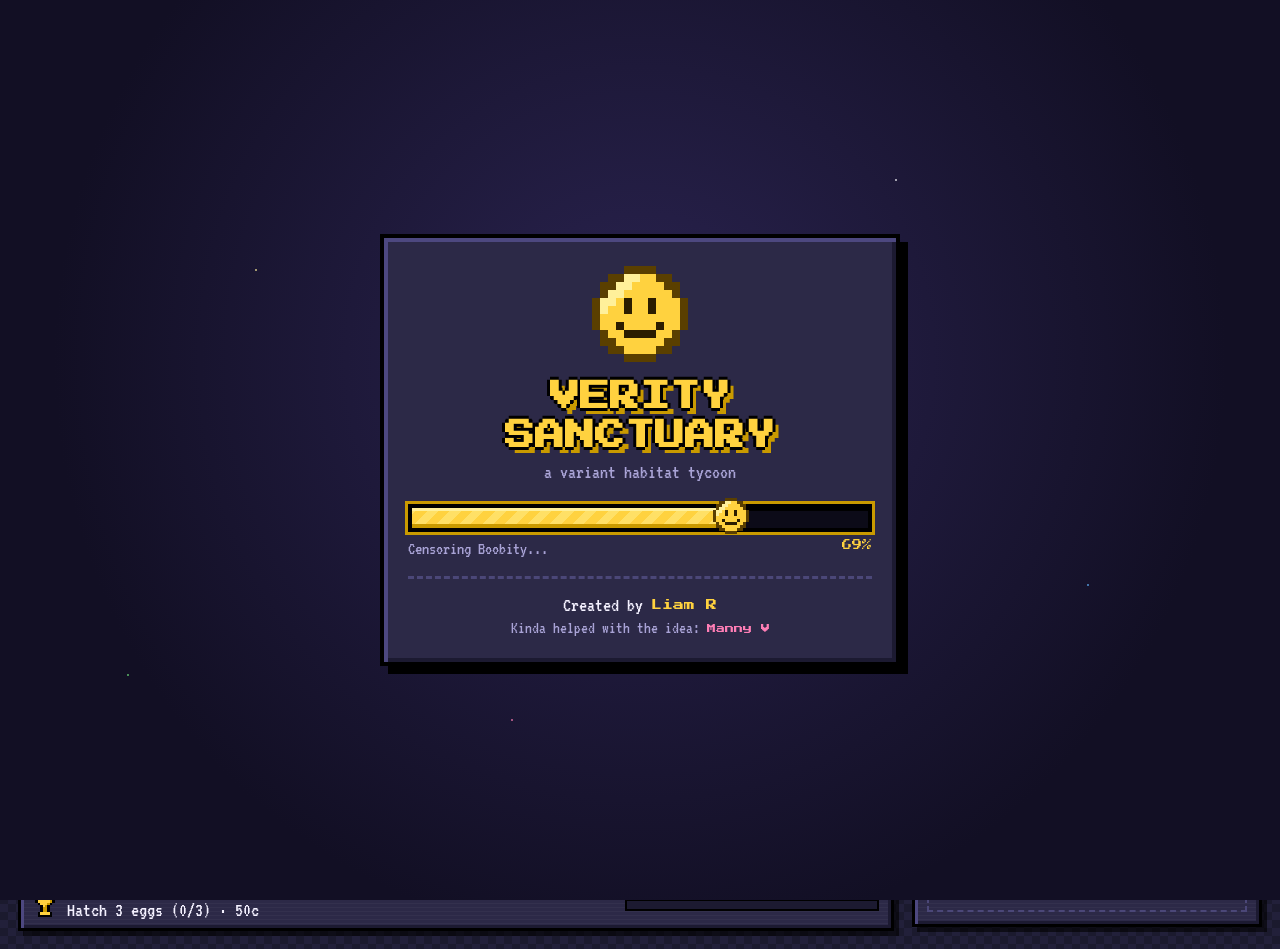
<file: versions/v1.0/index.html>
<!doctype html>
<html lang="en">
<head>
  <meta charset="utf-8">
  <meta name="viewport" content="width=device-width, initial-scale=1">
  <title>Verity Sanctuary</title>
  <link rel="preconnect" href="https://fonts.googleapis.com">
  <link href="https://fonts.googleapis.com/css2?family=Press+Start+2P&family=VT323&display=swap" rel="stylesheet">
  <link rel="stylesheet" href="style.css">
</head>
<body>
  <div id="loader" class="loader">
    <div class="loader-stars"></div>
    <div class="loader-box">
      <canvas id="loader-verity" width="12" height="12"></canvas>
      <h1 class="loader-title">VERITY<br>SANCTUARY</h1>
      <p class="loader-tag">a variant habitat tycoon</p>
      <div class="loader-bar">
        <div class="loader-track">
          <div id="loader-fill" class="loader-fill"></div>
          <canvas id="loader-roller" class="loader-roller" width="12" height="12"></canvas>
        </div>
        <div class="loader-pct"><span id="loader-step">Hatching eggs...</span><span id="loader-num">0%</span></div>
      </div>
      <button id="loader-start" class="big loader-start" hidden>▶ ENTER THE SANCTUARY</button>
      <div class="loader-credits">
        <p>Created by <b>Liam R</b></p>
        <p class="small-credit">Kinda helped with the idea: <b>Manny V</b></p>
      </div>
    </div>
  </div>
  <script>
    // Draws the loader's Verity faces and fakes early progress until the game scripts finish.
    (function () {
      function face(id, size) {
        var c = document.getElementById(id), g = c.getContext("2d"), r = size / 2;
        for (var y = 0; y < size; y++) for (var x = 0; x < size; x++) {
          var d = Math.hypot(x - r + 0.5, y - r + 0.5);
          if (d > r - 0.2) continue;
          g.fillStyle = d > r - 1.2 ? "#5a3f00" : (x + y < size * 0.55 ? "#fff09a" : "#ffd23f");
          g.fillRect(x, y, 1, 1);
        }
        var k = size / 12;
        g.fillStyle = "#2b1d00";
        [[4,4],[4,5],[7,4],[7,5],[3,7],[4,8],[5,8],[6,8],[7,8],[8,7]].forEach(function (p) { g.fillRect(Math.round(p[0] * k), Math.round(p[1] * k), Math.max(1, Math.round(k)), Math.max(1, Math.round(k))); });
      }
      face("loader-verity", 12); face("loader-roller", 12);
      window.__loader = { pct: 0 };
      var steps = ["Hatching eggs...", "Polishing fences...", "Teaching Moggity to mog...", "Censoring Boobity...", "Mopping the Backrooms..."];
      var i = 0;
      window.__loaderTimer = setInterval(function () {
        if (!document.getElementById("loader-fill")) return clearInterval(window.__loaderTimer);
        if (window.__loader.pct < 70) window.__loader.pct += 3;
        document.getElementById("loader-fill").style.width = window.__loader.pct + "%";
        document.getElementById("loader-roller").style.left = "calc(" + window.__loader.pct + "% - 14px)";
        document.getElementById("loader-num").textContent = Math.floor(window.__loader.pct) + "%";
        if (window.__loader.pct % 15 === 0) document.getElementById("loader-step").textContent = steps[i++ % steps.length];
      }, 60);
    })();
  </script>
  <header class="topbar">
    <div class="brand">
      <i class="ico logo" data-icon="logo"></i>
      <div>
        <h1>VERITY SANCTUARY</h1>
        <p class="tagline">a variant habitat tycoon</p>
      </div>
      <div class="lvl-box" title="Park level: earn XP to unlock new items">
        <span class="lvl-badge" id="park-level">1</span>
        <div class="lvl-meta">
          <span class="label">PARK LEVEL</span>
          <div class="progress xp"><div id="xp-bar" class="progress-fill"></div></div>
          <span id="xp-text" class="xp-text"></span>
        </div>
      </div>
    </div>
    <div class="stats">
      <div class="stat coins"><i class="ico" data-icon="coin"></i><div><span class="label">COINS</span><span id="money" class="value">0</span></div></div>
      <div class="stat"><i class="ico" data-icon="rate"></i><div><span class="label">PER SEC</span><span id="rate" class="value">0</span></div></div>
      <div class="stat"><i class="ico" data-icon="visitor"></i><div><span class="label">VISITORS</span><span id="visitors" class="value">0</span></div></div>
      <div class="stat"><i class="ico" data-icon="heart"></i><div><span class="label">APPEAL</span><span id="appeal" class="value">0</span></div></div>
      <div class="stat"><i class="ico" data-icon="star"></i><div><span class="label">RATING</span><span id="stars" class="value stars"></span></div></div>
      <button id="sound-toggle" class="icon-btn" title="Toggle sound"><i class="ico" data-icon="sound"></i></button>
    </div>
  </header>

  <main class="layout">
    <section class="park">
      <div class="park-frame">
        <div class="park-title">
          <span class="world-info"><i class="ico" id="weather-ico" data-icon="sun"></i><span id="clock"></span><span id="weather-label"></span></span>
          <span id="park-info" class="park-info"></span>
          <button id="snapshot" class="mini" title="Download a picture of your park"><i class="ico" data-icon="camera"></i></button>
        </div>
        <div id="event-bar" class="event-bar" hidden>
          <span id="event-text"></span>
          <div class="event-timer"><div id="event-fill"></div></div>
        </div>
        <canvas id="game"></canvas>
      </div>
      <div class="hint-bar"><i class="ico" data-icon="info"></i><p id="hint" class="hint"></p></div>
      <div class="card goal-strip">
        <i class="ico" data-icon="trophy"></i>
        <div class="goal-text"><span class="label">GOAL</span><span id="goal-strip-text"></span></div>
        <div class="progress"><div id="goal-strip-bar" class="progress-fill"></div></div>
      </div>
    </section>

    <aside class="panel">
      <nav class="tabs">
        <button class="tab active" data-tab="park"><i class="ico" data-icon="hammer"></i><span>Park</span></button>
        <button class="tab" data-tab="lab"><i class="ico" data-icon="flask"></i><span>Lab</span></button>
        <button class="tab" data-tab="index"><i class="ico" data-icon="book"></i><span>Index</span></button>
        <button class="tab" data-tab="goals"><i class="ico" data-icon="trophy"></i><span>Goals</span></button>
        <button class="tab" data-tab="save"><i class="ico" data-icon="disk"></i><span>Save</span></button>
      </nav>

      <!-- PARK -->
      <div class="page" data-page="park">
        <div class="card">
          <h2><i class="ico" data-icon="hammer"></i>BUILD</h2>
          <div class="tools tool-grid">
            <button class="tool active" data-tool="inspect"><i class="ico" data-icon="inspect"></i><span>Inspect</span><small>click a variant</small></button>
            <button class="tool" data-tool="path"><i class="ico" data-icon="path"></i><span>Path</span><small id="cost-path"></small></button>
            <button class="tool" data-tool="enclosure"><i class="ico" data-icon="fence"></i><span>Enclosure</span><small id="cost-enclosure"></small></button>
            <button class="tool" data-tool="bulldoze"><i class="ico" data-icon="shovel"></i><span>Bulldoze</span><small>50% refund</small></button>
          </div>
          <div id="build-options" class="build-options" hidden></div>
        </div>

        <div class="card">
          <h2><i class="ico" data-icon="shop"></i>SHOPS &amp; DECOR</h2>
          <h3>Snack stands <span>visitors buy as they pass</span></h3>
          <div id="shop-stands" class="shop-grid"></div>
          <h3>Decorations <span>raise park appeal</span></h3>
          <div id="shop-decor" class="shop-grid"></div>
          <p id="shop-more" class="small locked-note"></p>
        </div>

        <div class="card" id="request-card" hidden>
          <h2><i class="ico" data-icon="scroll"></i>VISITOR REQUEST</h2>
          <div id="request"></div>
        </div>

        <div class="card">
          <h2><i class="ico" data-icon="egg"></i>INCUBATOR <small id="free-eggs"></small></h2>
          <button id="hatch" class="big"><i class="ico egg-ico" data-icon="egg"></i><span>Hatch Egg<small id="cost-egg"></small></span></button>
          <p class="small center">Mostly commons · 6% uncommon · 1% shiny</p>
          <div id="special-eggs" class="special-eggs"></div>
          <h3>Unplaced variants <span id="inv-count"></span></h3>
          <div id="inventory" class="inventory"></div>
        </div>

        <div class="card" id="staff-card" hidden>
          <h2><i class="ico" data-icon="staff"></i>STAFF <small id="wages"></small></h2>
          <div id="staff"></div>
        </div>

        <div class="card" id="land-card" hidden>
          <h2><i class="ico" data-icon="tree"></i>LAND FOR SALE</h2>
          <div id="land"></div>
        </div>

        <div class="card" id="inspect-card" hidden>
          <h2><i class="ico" data-icon="fence"></i><span id="inspect-title">ENCLOSURE</span></h2>
          <div id="inspect"></div>
        </div>
      </div>

      <!-- LAB -->
      <div class="page" data-page="lab" hidden>
        <div class="card">
          <h2><i class="ico" data-icon="flask"></i>FUSION LAB <small id="lab-level"></small></h2>
          <div class="fuse-row">
            <button class="fuse-slot" data-slot="0"></button>
            <span class="fuse-plus">+</span>
            <button class="fuse-slot" data-slot="1"></button>
            <span class="fuse-plus">=</span>
            <div class="fuse-slot result" id="fuse-result"></div>
          </div>
          <div id="fuse-info" class="fuse-info"></div>
          <button id="fuse-btn" class="big"><i class="ico" data-icon="flask"></i><span>Fuse!<small id="fuse-cost"></small></span></button>
          <button id="lab-upgrade" class="wide"></button>
          <h3>Pick from unplaced variants</h3>
          <div id="lab-inventory" class="inventory"></div>
        </div>
        <div class="card">
          <h2><i class="ico" data-icon="book"></i>RECIPE BOOK <small id="recipe-count"></small></h2>
          <div id="recipes" class="recipes"></div>
        </div>
      </div>

      <!-- INDEX -->
      <div class="page" data-page="index" hidden>
        <div class="card">
          <h2><i class="ico" data-icon="book"></i>VARIANT INDEX <small id="index-count"></small></h2>
          <div class="progress"><div id="index-bar" class="progress-fill"></div></div>
          <div id="index-detail" class="index-detail"></div>
          <div id="index" class="index"></div>
        </div>
      </div>

      <!-- GOALS -->
      <div class="page" data-page="goals" hidden>
        <div class="card" id="prestige-card" hidden>
          <h2><i class="ico" data-icon="shard"></i>NEW SANCTUARY <small id="shards"></small></h2>
          <div id="prestige"></div>
        </div>
        <div class="card">
          <h2><i class="ico" data-icon="star"></i>PARK LEVEL <small id="level-small"></small></h2>
          <div id="level-info"></div>
        </div>
        <div class="card">
          <h2><i class="ico" data-icon="trophy"></i>CURRENT GOAL <small id="goal-count"></small></h2>
          <div id="goal"></div>
        </div>
        <div class="card">
          <h2><i class="ico" data-icon="star"></i>ACHIEVEMENTS <small id="ach-count"></small></h2>
          <p class="small">Each achievement gives +2% income forever.</p>
          <div id="achievements" class="achievements"></div>
        </div>
      </div>

      <!-- SAVE -->
      <div class="page" data-page="save" hidden>
        <div class="card">
          <h2><i class="ico" data-icon="disk"></i>SAVE</h2>
          <p class="small" id="save-status">Autosaves every 10s.</p>
          <div class="tools">
            <button id="save-now">Save now</button>
            <button id="export">Export</button>
            <button id="import">Import</button>
            <button id="reset" class="danger">Reset</button>
          </div>
        </div>
        <div class="card">
          <h2><i class="ico" data-icon="sound"></i>SETTINGS</h2>
          <label class="check"><input type="checkbox" id="set-sound"> Sound effects</label>
          <label class="check"><input type="checkbox" id="set-coin"> Coin sounds</label>
          <label class="range">Sound volume <input type="range" id="set-sfxvol" min="0" max="1" step="0.05"></label>
          <label class="check"><input type="checkbox" id="set-music"> Music</label>
          <label class="range">Music volume <input type="range" id="set-musicvol" min="0" max="1" step="0.05"></label>
          <label class="check"><input type="checkbox" id="set-effects"> Weather &amp; night effects</label>
          <label class="check"><input type="checkbox" id="set-shake"> Screen shake on rare hatches</label>
          <button id="snapshot2" class="wide"><i class="ico" data-icon="camera"></i> Download park snapshot</button>
        </div>
        <div class="card">
          <h2><i class="ico" data-icon="star"></i>CREDITS</h2>
          <p class="credit-line">Created by <b>Liam R</b></p>
          <p class="credit-line">Kinda helped with the idea: <b>Manny V</b></p>
          <p class="small">A fan game inspired by the Verity meme. Not affiliated with its creators.</p>
        </div>
      </div>
    </aside>
  </main>

  <div id="toasts" class="toasts"></div>

  <!-- Hatch / fusion animation -->
  <div id="fx-overlay" class="overlay" hidden>
    <div class="fx-box">
      <canvas id="fx-canvas" width="160" height="120"></canvas>
      <div id="fx-title" class="fx-title"></div>
      <div id="fx-sub" class="fx-sub"></div>
      <div class="tools center">
        <button id="fx-inspect" hidden>Inspect</button>
        <button id="fx-ok" class="primary">Nice!</button>
      </div>
    </div>
  </div>

  <!-- Close-up variant card -->
  <dialog id="card-dialog" class="card-dialog">
    <div class="vc">
      <div class="vc-art">
        <canvas id="card-canvas" width="96" height="96"></canvas>
        <div id="card-badges" class="vc-badges"></div>
      </div>
      <div class="vc-info">
        <h2 id="card-name"></h2>
        <p id="card-species" class="vc-species"></p>
        <div class="vc-level"><span id="card-level"></span><div class="progress"><div id="card-xp" class="progress-fill"></div></div></div>
        <div id="card-care"></div>
        <div id="card-stats" class="vc-stats"></div>
        <p id="card-ability" class="vc-ability"></p>
        <p id="card-desc" class="vc-desc"></p>
      </div>
    </div>
    <div class="tools vc-actions">
      <button id="card-pet" class="primary">Pet</button>
      <button id="card-feed">Feed (3c)</button>
      <button id="card-rename">Rename</button>
      <button id="card-move"></button>
      <button id="card-release" class="danger"></button>
      <button id="card-close">Close</button>
    </div>
  </dialog>

  <dialog id="ask-dialog" class="ask-dialog">
    <form method="dialog">
      <h2 id="ask-title"></h2>
      <p id="ask-text" class="ask-text"></p>
      <input id="ask-input" maxlength="16" autocomplete="off" hidden>
      <div class="tools ask-actions">
        <button id="ask-ok" value="ok" class="primary">OK</button>
        <button id="ask-cancel" value="cancel">Cancel</button>
      </div>
    </form>
  </dialog>

  <dialog id="snap-dialog" class="snap-dialog">
    <form method="dialog">
      <h2>PARK SNAPSHOT</h2>
      <img id="snap-img" alt="A picture of your park">
      <p class="small">Right-click (or long-press on a phone) the picture to save or share it.</p>
      <div class="tools"><button value="close" class="primary">Close</button></div>
    </form>
  </dialog>

  <dialog id="save-dialog">
    <form method="dialog">
      <h2 id="save-dialog-title">EXPORT SAVE</h2>
      <p class="small" id="save-dialog-help"></p>
      <textarea id="save-code" rows="6" spellcheck="false"></textarea>
      <div class="tools">
        <button id="save-dialog-ok" value="ok">OK</button>
        <button value="cancel">Close</button>
      </div>
    </form>
  </dialog>

  <script src="js/data.js"></script>
  <script src="js/sprites.js"></script>
  <script src="js/audio.js"></script>
  <script src="js/game.js"></script>
  <script src="js/systems.js"></script>
  <script src="js/main.js"></script>
</body>
</html>
</file>
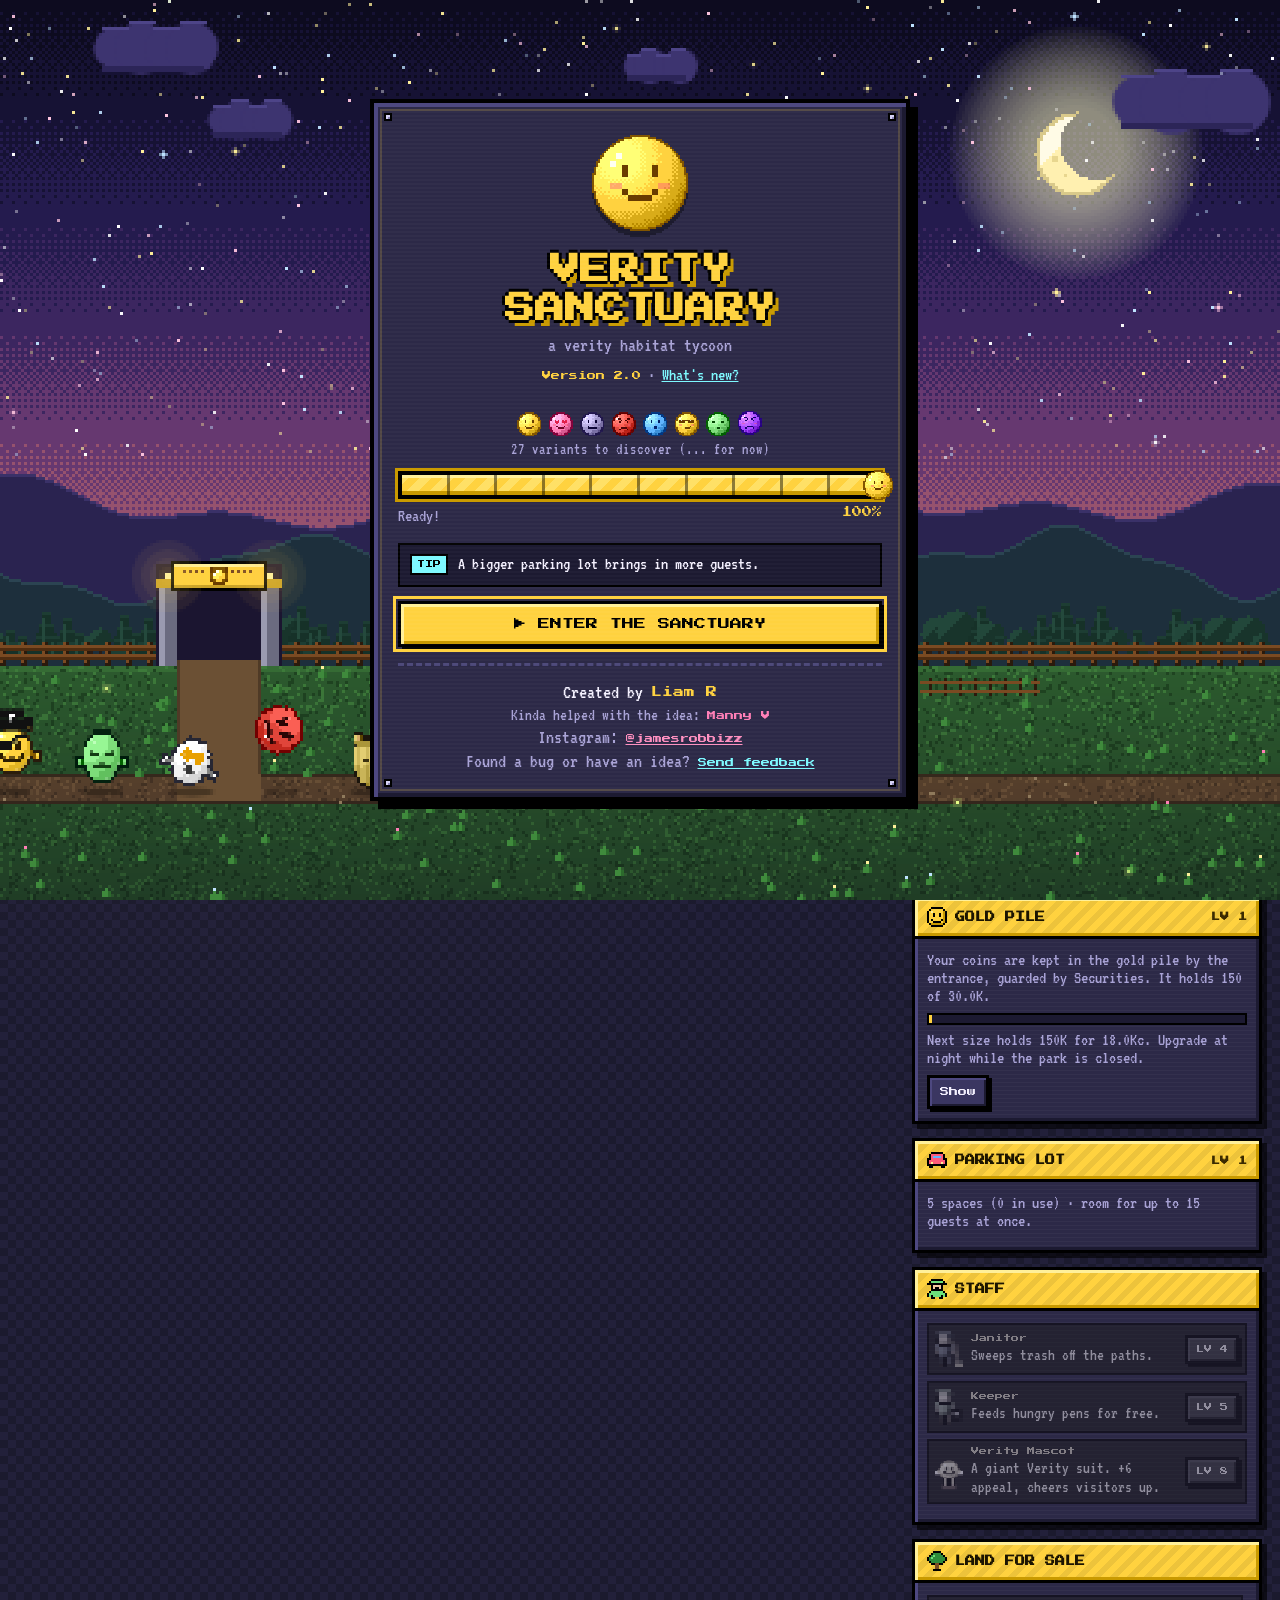
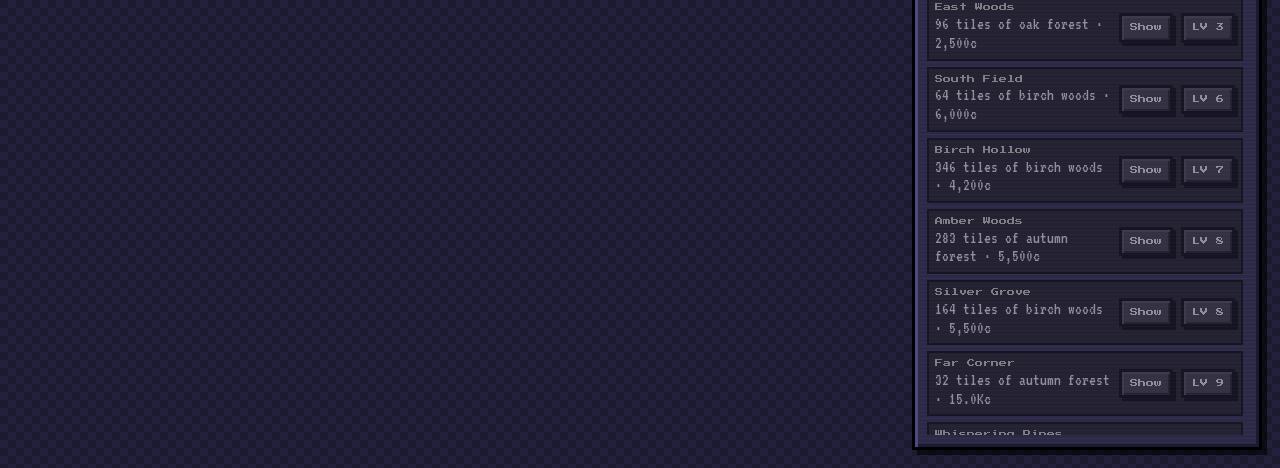
<file: versions/v2.0/index.html>
<!doctype html>
<html lang="en">
<head>
  <meta charset="utf-8">
  <meta name="viewport" content="width=device-width, initial-scale=1">
  <title>Verity Sanctuary</title>
  <link rel="preconnect" href="https://fonts.googleapis.com">
  <link href="https://fonts.googleapis.com/css2?family=Press+Start+2P&family=VT323&display=swap" rel="stylesheet">
  <link rel="stylesheet" href="style.css">
</head>
<body>
  <div id="loader" class="loader">
    <canvas id="loader-scene" class="loader-scene" aria-hidden="true"></canvas>
    <div class="loader-box">
      <i class="rivet tl"></i><i class="rivet tr"></i><i class="rivet bl"></i><i class="rivet br"></i>
      <canvas id="loader-verity" width="52" height="52"></canvas>
      <h1 class="loader-title">VERITY<br>SANCTUARY</h1>
      <p class="loader-tag">a verity habitat tycoon</p>
      <p class="loader-version"><span id="loader-version">Version 2.0</span> · <button id="loader-notes" class="linkish" type="button">What's new?</button></p>
      <div class="loader-roster">
        <canvas id="loader-faces" width="168" height="26"></canvas>
        <span>27 variants to discover (... for now)</span>
      </div>
      <div class="loader-bar">
        <div class="loader-track">
          <div id="loader-fill" class="loader-fill"></div>
          <div class="loader-ticks"></div>
          <canvas id="loader-roller" class="loader-roller" width="24" height="24"></canvas>
        </div>
        <div class="loader-pct"><span id="loader-step">Hatching eggs...</span><span id="loader-num">0%</span></div>
      </div>
      <p class="loader-tip"><b>TIP</b><span id="loader-tip">Build at night. The park is closed from 10 PM to 8 AM.</span></p>
      <button id="loader-start" class="big loader-start" hidden>▶ ENTER THE SANCTUARY</button>
      <div class="loader-credits">
        <p>Created by <b>Liam R</b></p>
        <p class="small-credit">Kinda helped with the idea: <b>Manny V</b></p>
        <p class="insta-credit">Instagram: <a href="https://www.instagram.com/jamesrobbizz/" target="_blank" rel="noopener">@jamesrobbizz</a></p>
        <p class="insta-credit">Found a bug or have an idea? <a class="feedback-link" href="https://forms.gle/N3EzvmrXTgRiWqSZ6" target="_blank" rel="noopener">Send feedback</a></p>
      </div>
    </div>
  </div>
  <script>
    // Loading screen: an animated night scene at the sanctuary, drawn before the game scripts load.
    (function () {
      function shade(hex, amt) {
        var n = parseInt(hex.slice(1), 16), f = function (v) { return Math.max(0, Math.min(255, Math.round(v + amt))); };
        return "rgb(" + f(n >> 16) + "," + f((n >> 8) & 255) + "," + f(n & 255) + ")";
      }
      var BAYER = [0, 8, 2, 10, 12, 4, 14, 6, 3, 11, 1, 9, 15, 7, 13, 5];
      function dith(x, y) { return (BAYER[(y & 3) * 4 + (x & 3)] + 0.5) / 16; }
      function rng(seed) { var s = seed >>> 0; return function () { s = (s * 1664525 + 1013904223) >>> 0; return s / 4294967296; }; }

      // ---- Verity faces (shaded spheres, features on an 8-radius grid) ----
      var FEATURES = {
        smile: [["i", -3, -3, 1, 2], ["i", 2, -3, 1, 2], ["i", -3, 1, 1, 1], ["i", -2, 2, 4, 1], ["i", 2, 1, 1, 1]],
        love: [["h", -4, -3, 1, 1], ["h", -2, -3, 1, 1], ["h", -4, -2, 3, 1], ["h", -3, -1, 1, 1], ["h", 1, -3, 1, 1], ["h", 3, -3, 1, 1], ["h", 1, -2, 3, 1], ["h", 2, -1, 1, 1], ["i", -2, 2, 4, 1], ["i", -3, 1, 1, 1], ["i", 2, 1, 1, 1]],
        shades: [["i", -5, -3, 4, 2], ["i", 1, -3, 4, 2], ["i", -1, -3, 2, 1], ["w", -4, -3, 1, 1], ["w", 2, -3, 1, 1], ["i", -1, 2, 3, 1], ["i", 2, 1, 1, 1]],
        angry: [["i", -4, -4, 2, 1], ["i", -2, -3, 1, 1], ["i", 2, -4, 2, 1], ["i", 1, -3, 1, 1], ["i", -3, -2, 1, 1], ["i", 2, -2, 1, 1], ["i", -2, 2, 4, 1], ["i", -3, 3, 1, 1], ["i", 2, 3, 1, 1]],
        wow: [["i", -3, -3, 1, 2], ["i", 2, -3, 1, 2], ["i", -1, 1, 2, 2]],
        sleepy: [["i", -4, -2, 2, 1], ["i", 2, -2, 2, 1], ["i", -1, 2, 2, 1]],
        lie: [["i", -3, -3, 1, 2], ["i", 2, -3, 1, 2], ["i", -3, 2, 6, 1], ["i", -3, 1, 1, 1]],
      };
      function face(color, kind, r, blush) {
        var S = 2 * r + 4, c = document.createElement("canvas"); c.width = c.height = S;
        var g = c.getContext("2d"), cx = S / 2, cy = S / 2;
        var hi = shade(color, 55), lit = shade(color, 28), base = shade(color, 0), dk = shade(color, -38), dk2 = shade(color, -70), line = shade(color, -125);
        for (var y = 0; y < S; y++) for (var x = 0; x < S; x++) {
          var nx = (x + 0.5 - cx) / r, ny = (y + 0.5 - cy) / r, d = nx * nx + ny * ny;
          if (d > 1) continue;
          var col;
          if (Math.sqrt(d) > 1 - 1.15 / r) col = line;
          else {
            var l = 1 - Math.hypot(nx + 0.42, ny + 0.5) / 1.75 + (dith(x, y) - 0.5) * 0.12;
            col = l > 0.72 ? hi : l > 0.55 ? lit : l > 0.33 ? base : l > 0.18 ? dk : dk2;
          }
          g.fillStyle = col; g.fillRect(x, y, 1, 1);
        }
        var s = Math.max(1, Math.round(r / 8)), ox = Math.round(cx), oy = Math.round(cy);
        if (blush) { g.fillStyle = "rgba(255,90,120,0.45)"; g.fillRect(ox - 5 * s, oy, 2 * s, s); g.fillRect(ox + 3 * s, oy, 2 * s, s); }
        (FEATURES[kind] || FEATURES.smile).forEach(function (f) {
          g.fillStyle = f[0] === "h" ? "#e0204a" : f[0] === "w" ? "rgba(255,255,255,0.8)" : shade(color, -150);
          g.fillRect(ox + f[1] * s, oy + f[2] * s, f[3] * s, f[4] * s);
        });
        g.fillStyle = "rgba(255,255,255,0.9)";
        g.fillRect(Math.round(cx - r * 0.5), Math.round(cy - r * 0.62), Math.max(1, s), Math.max(1, s));
        g.fillRect(Math.round(cx - r * 0.62), Math.round(cy - r * 0.45), Math.max(1, s), Math.max(1, s));
        return c;
      }
      var PARADE = [
        ["#ffd23f", "smile", 8, 1], ["#ff7eb6", "love", 8, 1], ["#9d93c9", "lie", 8, 0], ["#e0453a", "angry", 8, 0],
        ["#5fb4ff", "wow", 8, 1], ["#ffc21a", "smile", 11, 1], ["#7ddc7a", "sleepy", 8, 0], ["#ffd23f", "shades", 9, 0],
        ["#3fc9b0", "wow", 8, 0], ["#e64ad6", "smile", 8, 1], ["#a347ff", "angry", 9, 0], ["#fff27a", "wow", 8, 0],
        ["#2b4fd6", "sleepy", 9, 0], ["#c9b458", "lie", 8, 0],
      ].map(function (p) { return { spr: face(p[0], p[1], p[2], p[3]), r: p[2] }; });

      // logo, roller and roster
      function put(id, spr, x, y) { var c = document.getElementById(id), g = c.getContext("2d"); g.clearRect(0, 0, c.width, c.height); g.drawImage(spr, x, y); }
      put("loader-verity", face("#ffd23f", "smile", 24, 1), 0, 0);
      put("loader-roller", face("#ffd23f", "smile", 10, 1), 0, 0);
      var rosterSprites = PARADE.slice(0, 8).map(function (p, i) { return face(["#ffd23f", "#ff7eb6", "#9d93c9", "#e0453a", "#5fb4ff", "#ffd23f", "#7ddc7a", "#a347ff"][i], ["smile", "love", "lie", "angry", "wow", "shades", "sleepy", "angry"][i], 8, i % 2); });

      // ---- Scene ----
      var cv = document.getElementById("loader-scene"), g = cv.getContext("2d");
      var W = 0, H = 0, PX = 3, sky = null, land = null, stars = [], flies = [], clouds = [], groundY = 0, pathY = 0, lanterns = [];
      function layer() { var c = document.createElement("canvas"); c.width = W; c.height = H; return [c, c.getContext("2d")]; }
      function R(gg, col, x, y, w, h) { gg.fillStyle = col; gg.fillRect(Math.round(x), Math.round(y), Math.round(w), Math.round(h)); }
      function build() {
        PX = window.innerWidth < 640 ? 2 : 3;
        W = Math.ceil(window.innerWidth / PX); H = Math.ceil(window.innerHeight / PX);
        cv.width = W; cv.height = H;
        var horizon = Math.round(H * 0.6); groundY = Math.round(H * 0.74); pathY = Math.round(H * 0.87);
        var r = rng(1234);
        // sky with dithered bands, stars and moon
        var s = layer(); sky = s[0]; var sg = s[1];
        var SKY = [[13, 11, 31], [22, 18, 52], [36, 27, 78], [60, 38, 96], [102, 56, 112], [150, 82, 110]];
        for (var y = 0; y < groundY; y++) {
          var t = Math.min(0.999, y / horizon) * (SKY.length - 1), i = Math.floor(t), f = t - i;
          for (var x = 0; x < W; x++) {
            var c = SKY[f > dith(x, y) ? Math.min(SKY.length - 1, i + 1) : i];
            sg.fillStyle = "rgb(" + c[0] + "," + c[1] + "," + c[2] + ")"; sg.fillRect(x, y, 1, 1);
          }
        }
        stars = [];
        for (var k = 0; k < W * H / 260; k++) {
          var sx = Math.floor(r() * W), sy = Math.floor(r() * horizon * 0.85);
          stars.push({ x: sx, y: sy, p: r() * 6.28, big: r() < 0.12, col: ["#ffffff", "#fff09a", "#bfe3ff", "#ffc6e0"][Math.floor(r() * 4)] });
        }
        var mx = Math.round(W * 0.84), my = Math.round(H * 0.17), mr = Math.max(9, Math.round(H * 0.045));
        for (var gr = mr * 3; gr > mr; gr -= 2) { sg.globalAlpha = 0.05; sg.fillStyle = "#fff4c9"; sg.beginPath(); sg.arc(mx, my, gr, 0, 7); sg.fill(); }
        sg.globalAlpha = 1;
        for (y = -mr; y <= mr; y++) for (x = -mr; x <= mr; x++) {
          var d = x * x + y * y; if (d > mr * mr) continue;
          var cut = (x - mr * 0.45) * (x - mr * 0.45) + (y + mr * 0.25) * (y + mr * 0.25) < mr * mr * 0.72;
          if (cut) continue;
          sg.fillStyle = d > (mr - 1.2) * (mr - 1.2) ? "#d9c98a" : (x + y < -mr * 0.6 ? "#fffbe6" : "#fff0b0");
          sg.fillRect(mx + x, my + y, 1, 1);
        }
        R(sg, "#e8d68f", mx - mr * 0.6, my + mr * 0.1, 2, 2); R(sg, "#e8d68f", mx - mr * 0.3, my + mr * 0.5, 1, 1);

        // land: hills, trees, fence, gate, ground, path
        var l = layer(); land = l[0]; var lg = l[1];
        function hills(base, amp, freq, col, top, seed) {
          for (var x = 0; x < W; x++) {
            var hy = base - amp * (0.55 * Math.sin(x * freq + seed) + 0.3 * Math.sin(x * freq * 2.3 + seed * 2) + 0.15 * Math.sin(x * freq * 5.1 + seed));
            hy = Math.round(hy);
            R(lg, top, x, hy, 1, 1); R(lg, col, x, hy + 1, 1, groundY - hy);
          }
        }
        hills(horizon - 4, H * 0.07, 0.018, "#2a2350", "#3a3168", 1);
        hills(horizon + 8, H * 0.05, 0.03, "#1d2f3c", "#2b4452", 4);
        // tree line
        for (var x = 0; x < W; x += 3 + Math.floor(r() * 6)) {
          var th = 8 + Math.floor(r() * 12), tx = x, ty = groundY - 2;
          if (r() < 0.6) { // pine
            for (var j = 0; j < th; j++) { var half = Math.floor((j / th) * th * 0.32) + 1; R(lg, j % 4 === 0 ? "#1d3d33" : "#163128", tx - half, ty - th + j, half * 2 + 1, 1); }
            R(lg, "#24493c", tx - 1, ty - th + 2, 1, th * 0.5);
          } else { // round tree
            var rr = Math.round(th * 0.35);
            for (var yy = -rr; yy <= rr; yy++) for (var xx = -rr; xx <= rr; xx++) if (xx * xx + yy * yy <= rr * rr) R(lg, (xx + yy < -rr * 0.5) ? "#22473a" : "#18342b", tx + xx, ty - rr - 3 + yy, 1, 1);
            R(lg, "#2a1d16", tx, ty - 3, 1, 3);
          }
        }
        // ground
        for (y = groundY; y < H; y++) for (x = 0; x < W; x++) {
          var n = (Math.sin(x * 12.9898 + y * 78.233) * 43758.5453) % 1; n = n < 0 ? -n : n;
          var inPath = y >= pathY - 3 && y <= pathY + 6;
          var col2 = inPath ? (n > 0.85 ? "#7a5c3c" : n < 0.1 ? "#4f3a26" : "#654a30") : (n > 0.9 ? "#3d7a3a" : n < 0.12 ? "#1f4421" : (y - groundY < 2 ? "#356b34" : "#2c5a2e"));
          if (inPath && (y === pathY - 3 || y === pathY + 6)) col2 = "#3e2e1e";
          R(lg, col2, x, y, 1, 1);
        }
        // night darkening toward the bottom
        for (y = groundY; y < H; y++) { lg.globalAlpha = (y - groundY) / (H - groundY) * 0.35; R(lg, "#0a0816", 0, y, W, 1); }
        lg.globalAlpha = 1;
        // fence
        var fy = groundY - 1;
        for (x = 0; x < W; x++) { if (x % 7 === 0) { R(lg, "#2a1a0c", x, fy - 7, 2, 8); R(lg, "#7a4a22", x, fy - 7, 1, 7); } }
        R(lg, "#4e2c10", 0, fy - 5, W, 1); R(lg, "#4e2c10", 0, fy - 2, W, 1); R(lg, "#7a4a22", 0, fy - 6, W, 1); R(lg, "#7a4a22", 0, fy - 3, W, 1);
        // gate with sign and lanterns
        var gx = Math.round(W * 0.13), gw = 34, gh = 30;
        R(lg, "#1b1530", gx - 4, fy - gh - 3, gw + 8, gh + 4);
        R(lg, "#6b6b80", gx - 3, fy - gh + 4, 6, gh - 3); R(lg, "#9a9ab0", gx - 3, fy - gh + 4, 2, gh - 3);
        R(lg, "#6b6b80", gx + gw - 3, fy - gh + 4, 6, gh - 3); R(lg, "#9a9ab0", gx + gw - 3, fy - gh + 4, 2, gh - 3);
        R(lg, "#c9a227", gx - 4, fy - gh + 2, 8, 3); R(lg, "#c9a227", gx + gw - 4, fy - gh + 2, 8, 3);
        R(lg, "#000", gx + 1, fy - gh - 4, gw - 2, 10); R(lg, "#ffd23f", gx + 2, fy - gh - 3, gw - 4, 8); R(lg, "#fff09a", gx + 2, fy - gh - 3, gw - 4, 1); R(lg, "#c9a227", gx + 2, fy - gh + 4, gw - 4, 1);
        lg.drawImage(face("#ffd23f", "smile", 3, 0), gx + gw / 2 - 5, fy - gh - 4);
        for (k = 0; k < 4; k++) { R(lg, "#7a4a22", gx + 5 + k * 2, fy - gh - 1, 1, 1); R(lg, "#7a4a22", gx + gw - 7 - k * 2, fy - gh - 1, 1, 1); }
        var gatePath = function () { R(lg, "#6b5034", gx + 3, fy - 1, gw - 6, pathY + 6 - fy + 1); R(lg, "#4f3a26", gx + 3, fy - 1, 1, pathY - 3 - fy + 1); R(lg, "#4f3a26", gx + gw - 4, fy - 1, 1, pathY - 3 - fy + 1); };
        lanterns = [[gx, fy - gh + 1], [gx + gw, fy - gh + 1]];
        // a pen on the right with a bench and a lamp post
        var px0 = Math.round(W * 0.72);
        for (x = px0; x < px0 + 40; x++) if (x % 5 === 0) R(lg, "#2a1a0c", x, groundY + 4, 1, 6);
        R(lg, "#7a4a22", px0, groundY + 5, 40, 1); R(lg, "#7a4a22", px0, groundY + 8, 40, 1);
        var lpx = Math.round(W * 0.42);
        R(lg, "#1b1b24", lpx, groundY - 18, 2, 18 + 2); R(lg, "#3a3a4a", lpx - 2, groundY - 20, 6, 3);
        lanterns.push([lpx + 1, groundY - 18]);
        // pebbles and tufts
        for (k = 0; k < W / 3; k++) {
          var ex = Math.floor(r() * W), ey = groundY + 2 + Math.floor(r() * (H - groundY - 2));
          if (ey >= pathY - 3 && ey <= pathY + 6) { R(lg, "#8f7a5c", ex, ey, 1, 1); continue; }
          R(lg, "#3f8a3c", ex, ey, 1, 2); R(lg, "#3f8a3c", ex + 1, ey - 1, 1, 3); R(lg, "#2c6a2c", ex + 2, ey, 1, 2);
          if (r() < 0.15) R(lg, ["#ff7eb6", "#fff09a", "#bfe3ff"][Math.floor(r() * 3)], ex + 1, ey - 2, 1, 1);
        }
        gatePath();
        clouds = []; for (k = 0; k < 5; k++) clouds.push({ x: r() * W, y: 8 + r() * horizon * 0.45, w: 18 + r() * 26, v: 1.5 + r() * 2.5 });
        flies = []; for (k = 0; k < Math.max(10, W / 30); k++) flies.push({ x: r() * W, y: groundY - 20 + r() * (H - groundY + 10), p: r() * 6.28, s: 0.5 + r() });
      }
      function cloud(c) {
        var x0 = Math.round(c.x), y0 = Math.round(c.y), w = Math.round(c.w);
        for (var i = 0; i < 4; i++) {
          var cx = x0 + (i + 0.5) * w / 4, rr = w / 5 + (i % 2 ? 2 : 0);
          g.fillStyle = "#3d3470"; g.beginPath(); g.arc(Math.round(cx), y0, rr, 0, 7); g.fill();
        }
        g.fillStyle = "#4d4488"; for (i = 0; i < 4; i++) g.fillRect(Math.round(x0 + (i + 0.5) * w / 4 - w / 8), Math.round(y0 - w / 5 - (i % 2 ? 2 : 0)), Math.round(w / 4), 1);
        g.fillStyle = "#2c2558"; g.fillRect(x0, y0 + Math.round(w / 6), w, 2);
      }
      // once the game scripts are loaded, the parade uses every variant's real sprite
      var realParade = null;
      function buildRealParade() {
        var tricks = ["flip", "spin", "boing", "wiggle", "twirl"];
        realParade = VARIANT_KEYS.map(function (k, i) {
          var def = VARIANTS[k], seed = 7000 + i * 131;
          var ind = { id: -3000 - i, k: k, seed: seed, model: Math.floor(Math.random() * BODY_MODELS.length), size: 0, hue: 0, light: 0, mark: "none", acc: "none", trait: "chill", shiny: false };
          var chest = k === CHEST_KEY;
          var spr = buildVariantSprite(k, ind, false, chest);   // Boobity's chest is drawn live so it can jiggle
          var trick = k === "boobity" ? "shimmy" : def.move === "float" ? "float" : def.move === "glitch" ? "glitch" : def.move === "zoom" ? "dash" : def.move === "squash" ? "boing" : def.move === "jitter" ? "wiggle" : tricks[i % tricks.length];
          return { spr: spr, trick: trick, chest: chest ? { D: bodySize(k, ind), color: def.color } : null };
        });
        // shuffle so the line-up changes every visit
        for (var j = realParade.length - 1; j > 0; j--) { var q = Math.floor(Math.random() * (j + 1)), t = realParade[j]; realParade[j] = realParade[q]; realParade[q] = t; }
      }
      var shoot = null, last = performance.now(), T = 0;
      function frame(now) {
        if (!document.getElementById("loader-scene")) return;
        var dt = Math.min(0.1, (now - last) / 1000); last = now; T += dt;
        if (!sky) build();
        g.imageSmoothingEnabled = false;
        g.drawImage(sky, 0, 0);
        for (var i = 0; i < stars.length; i++) {
          var s = stars[i], b = 0.5 + 0.5 * Math.sin(T * 2 + s.p);
          g.globalAlpha = 0.35 + b * 0.65; g.fillStyle = s.col; g.fillRect(s.x, s.y, 1, 1);
          if (s.big && b > 0.7) { g.globalAlpha = (b - 0.7) * 2; g.fillRect(s.x - 1, s.y, 3, 1); g.fillRect(s.x, s.y - 1, 1, 3); }
        }
        g.globalAlpha = 1;
        if (!shoot && Math.random() < dt * 0.2) shoot = { x: W * (0.2 + Math.random() * 0.6), y: H * 0.05 + Math.random() * H * 0.15, t: 0 };
        if (shoot) {
          shoot.t += dt;
          for (var k = 0; k < 12; k++) { g.globalAlpha = (1 - k / 12) * Math.max(0, 1 - shoot.t); g.fillStyle = "#fffbe6"; g.fillRect(Math.round(shoot.x + shoot.t * 160 - k * 2), Math.round(shoot.y + shoot.t * 60 - k * 0.75), 1, 1); }
          g.globalAlpha = 1; if (shoot.t > 1) shoot = null;
        }
        for (i = 0; i < clouds.length; i++) { var c = clouds[i]; c.x += c.v * dt; if (c.x > W + 10) c.x = -c.w - 10; cloud(c); }
        g.drawImage(land, 0, 0);
        // lantern glow
        for (i = 0; i < lanterns.length; i++) {
          var L = lanterns[i], fl = 0.85 + 0.15 * Math.sin(T * 7 + i * 2) * Math.sin(T * 3.1 + i);
          for (var rr = 12; rr > 2; rr -= 3) { g.globalAlpha = 0.07 * fl; g.fillStyle = "#ffcf5a"; g.beginPath(); g.arc(L[0], L[1], rr, 0, 7); g.fill(); }
          g.globalAlpha = 1; g.fillStyle = "#fff09a"; g.fillRect(L[0] - 1, L[1] - 1, 2, 2);
        }
        // the variant parade: simple faces until the game has loaded, then every variant's
        // real sprite in a random body model, bouncing along with its own trick now and then
        if (!realParade && typeof buildVariantSprite === "function" && typeof VARIANT_KEYS !== "undefined") buildRealParade();
        var list = realParade || PARADE, gap = realParade ? 30 : 30, total = list.length * gap + W * 0.25, speed = 16;
        for (i = 0; i < list.length; i++) {
          var p = list[i], sw = p.spr.width, sh = p.spr.height;
          var x = ((T * speed + W * 0.55 - i * gap) % (W + total) + (W + total)) % (W + total) - sw - 6;
          var hopT = (T * 2.2 + i * 0.37) % 1, hop = Math.sin(hopT * Math.PI) * 6, sx = 1, sy = 1, rot = 0, dx = 0, alpha = 1;
          if (hopT < 0.08 || hopT > 0.94) { sx = 1.12; sy = 0.86; }                 // squash on landing
          else if (hopT < 0.25) { sx = 0.92; sy = 1.08; }                           // stretch on take-off
          var tr = p.trick ? (T * 0.22 + i * 0.137) % 1 : 1, pr = tr / 0.22;
          if (tr < 0.22) {
            switch (p.trick) {
              case "flip": hop = Math.sin(pr * Math.PI) * 18; rot = pr * Math.PI * 2; break;
              case "spin": sx = Math.cos(pr * Math.PI * 4); break;
              case "boing": hop = Math.sin(pr * Math.PI) * 22; sy = 1 + Math.sin(pr * Math.PI * 3) * 0.25; sx = 2 - sy; break;
              case "wiggle": rot = Math.sin(pr * Math.PI * 10) * 0.35; hop *= 0.4; break;
              case "dash": dx = Math.sin(pr * Math.PI) * 26; hop *= 0.3; break;
              case "float": hop = 6 + Math.sin(pr * Math.PI) * 12; rot = Math.sin(pr * Math.PI * 4) * 0.15; sx = sy = 1; break;
              case "glitch": dx = (Math.random() < 0.3 ? (Math.random() - 0.5) * 8 : 0); alpha = Math.random() < 0.2 ? 0.4 : 1; break;
              case "shimmy": dx = Math.sin(pr * Math.PI * 14) * 2; rot = Math.sin(pr * Math.PI * 14) * 0.12; hop *= 0.3; break;
              case "twirl": rot = -pr * Math.PI * 2; hop = Math.sin(pr * Math.PI) * 10; break;
            }
          } else if (p.trick === "float") { hop = 5 + Math.sin(T * 2 + i) * 2; sx = sy = 1; }
          x += dx;
          if (x < -50 || x > W + 50) continue;
          var footY = pathY + 3 + (realParade ? 3 : 0);   // real sprites have 3px of padding under the body
          g.globalAlpha = Math.max(0.08, 0.35 - hop * 0.012); g.fillStyle = "#000";
          g.beginPath(); g.ellipse(Math.round(x + sw / 2), pathY + 3, Math.max(2, sw * 0.35 - hop * 0.15), 1.5, 0, 0, 7); g.fill();
          g.globalAlpha = alpha;
          g.save();
          g.translate(Math.round(x + sw / 2), Math.round(footY - hop - sh / 2));
          if (rot) g.rotate(rot);
          g.scale(sx, sy);
          g.drawImage(p.spr, -Math.round(sw / 2), -Math.round(sh / 2));
          if (p.chest) {
            // the chest lags behind each hop and swings on its own: two springs, slightly out of step
            var shim = p.trick === "shimmy" && tr < 0.22 ? 1 : 0;
            var lag = (hopT - 0.18 + 1) % 1, bounce = Math.sin(lag * Math.PI * 2);
            var jy = Math.round(bounce * 2.5 + Math.sin(T * 30) * 1.5 * shim), jy2 = Math.round(Math.sin((lag - 0.06) * Math.PI * 2) * 2.5 + Math.sin(T * 30 + 1) * 1.5 * shim);
            var jx = Math.round(Math.sin(T * 9 + i) * 0.8 + Math.sin(T * 30) * 2 * shim);
            drawChest(g, -Math.round(sw / 2) + SPR_PAD_X, -Math.round(sh / 2) + SPR_PAD_T, p.chest.D, p.chest.color, 1, 1, [jx, jy, -jx, jy2]);
          }
          g.restore();
          g.globalAlpha = 1;
        }
        // fireflies
        for (i = 0; i < flies.length; i++) {
          var f = flies[i], fx = Math.round(f.x + Math.sin(T * f.s + f.p) * 10), fy = Math.round(f.y + Math.cos(T * f.s * 1.3 + f.p) * 5);
          var a = Math.max(0, Math.sin(T * 2.5 * f.s + f.p));
          g.globalAlpha = a * 0.25; g.fillStyle = "#e8ff8a"; g.fillRect(fx - 1, fy - 1, 3, 3);
          g.globalAlpha = a; g.fillRect(fx, fy, 1, 1);
        }
        g.globalAlpha = 1;
        // roster: the faces take turns bouncing
        var rc = document.getElementById("loader-faces");
        if (rc) {
          var rg = rc.getContext("2d"); rg.clearRect(0, 0, rc.width, rc.height);
          for (i = 0; i < rosterSprites.length; i++) {
            var b2 = Math.max(0, Math.sin(T * 4 - i * 0.6)); b2 = b2 > 0.6 ? (b2 - 0.6) * 10 : 0;
            rg.drawImage(rosterSprites[i], i * 21, 6 - Math.round(b2));
          }
        }
        requestAnimationFrame(frame);
      }
      window.addEventListener("resize", function () { sky = null; });
      requestAnimationFrame(frame);

      // progress (main.js finishes it once the game is ready) and rotating tips
      window.__loader = { pct: 0 };
      var steps = ["Hatching eggs...", "Polishing fences...", "Teaching Moggity to mog...", "Fitting Boobity's tank top...", "Mopping the Backrooms...", "Paving the parking lot..."];
      var tips = ["Build at night. The park is closed from 10 PM to 8 AM.", "Arrow keys or WASD move the camera. Scroll to zoom.", "A bigger parking lot brings in more guests.", "Fuse two variants in the Lab to discover new ones.", "Fed, happy variants earn more coins.", "Some variants love certain enclosure themes.", "Buy wild land to grow your sanctuary.", "He belongs to the Backrooms. Don't let him out."];
      var i = 0, tipI = 0;
      window.__loaderTimer = setInterval(function () {
        if (!document.getElementById("loader-fill")) return clearInterval(window.__loaderTimer);
        if (window.__loader.pct < 70) window.__loader.pct += 3;
        document.getElementById("loader-fill").style.width = window.__loader.pct + "%";
        document.getElementById("loader-roller").style.left = "calc(" + window.__loader.pct + "% - 18px)";
        document.getElementById("loader-num").textContent = Math.floor(window.__loader.pct) + "%";
        if (window.__loader.pct % 15 === 0) document.getElementById("loader-step").textContent = steps[i++ % steps.length];
      }, 60);
      var tipTimer = setInterval(function () {
        var el = document.getElementById("loader-tip");
        if (!el) return clearInterval(tipTimer);
        tipI = (tipI + 1) % tips.length; el.textContent = tips[tipI];
      }, 3200);
    })();
  </script>
  <header class="topbar">
    <div class="brand">
      <i class="ico logo" data-icon="logo"></i>
      <div>
        <h1>VERITY SANCTUARY</h1>
        <p class="tagline">a verity habitat tycoon <span class="ver" id="ver-tag">v2.0</span></p>
      </div>
      <div class="lvl-box" title="Park level: earn XP to unlock new items">
        <span class="lvl-badge" id="park-level">1</span>
        <div class="lvl-meta">
          <span class="label">PARK LEVEL</span>
          <div class="progress xp"><div id="xp-bar" class="progress-fill"></div></div>
          <span id="xp-text" class="xp-text"></span>
        </div>
      </div>
    </div>
    <div class="stats">
      <div class="stat coins"><i class="ico" data-icon="coin"></i><div><span class="label">COINS</span><span id="money" class="value">0</span></div></div>
      <div class="stat"><i class="ico" data-icon="rate"></i><div><span class="label">PER SEC</span><span id="rate" class="value">0</span></div></div>
      <div class="stat"><i class="ico" data-icon="visitor"></i><div><span class="label">VISITORS</span><span id="visitors" class="value">0</span></div></div>
      <div class="stat"><i class="ico" data-icon="heart"></i><div><span class="label">APPEAL</span><span id="appeal" class="value">0</span></div></div>
      <div class="stat"><i class="ico" data-icon="star"></i><div><span class="label">RATING</span><span id="stars" class="value stars"></span></div></div>
      <button id="notes-btn" class="icon-btn text-btn" title="Patch notes"><i class="ico" data-icon="scroll"></i><span>Patch notes</span></button>
      <a id="insta-btn" class="icon-btn text-btn insta-btn" href="https://www.instagram.com/jamesrobbizz/" target="_blank" rel="noopener" title="Follow @jamesrobbizz on Instagram"><i class="ico" data-icon="insta"></i><span>@jamesrobbizz</span></a>
      <a id="feedback-btn" class="icon-btn text-btn feedback-btn" href="https://forms.gle/N3EzvmrXTgRiWqSZ6" target="_blank" rel="noopener" title="Send feedback, suggestions or bug reports"><i class="ico" data-icon="info"></i><span>Feedback</span></a>
      <button id="sound-toggle" class="icon-btn" title="Toggle sound"><i class="ico" data-icon="sound"></i></button>
    </div>
  </header>

  <main class="layout">
    <section class="park">
      <div class="park-frame">
        <div class="park-title">
          <span class="world-info"><i class="ico" id="weather-ico" data-icon="sun"></i><span id="clock"></span><span id="weather-label"></span></span>
          <span id="park-info" class="park-info"></span>
          <button id="snapshot" class="mini" title="Download a picture of your park"><i class="ico" data-icon="camera"></i></button>
        </div>
        <div id="event-bar" class="event-bar" hidden>
          <span id="event-text"></span>
          <div class="event-timer"><div id="event-fill"></div></div>
        </div>
        <div id="hours-bar" class="hours-bar">
          <span id="hours-text"></span>
          <button id="hours-btn" class="mini-text"></button>
        </div>
        <div class="map-wrap">
          <canvas id="game" tabindex="0" aria-label="Park map. Arrow keys or WASD move the camera, plus and minus zoom."></canvas>
          <canvas id="minimap" width="144" height="96" title="Minimap: click or drag to jump"></canvas>
          <div class="map-controls">
            <button id="zoom-in" class="mini" title="Zoom in (+)">+</button>
            <span id="zoom-label">100%</span>
            <button id="zoom-out" class="mini" title="Zoom out (-)">&minus;</button>
            <button id="zoom-home" class="mini" title="Back to the gate">&#8962;</button>
          </div>
          <p class="map-help">Arrows/WASD or drag to move · scroll or +/- to zoom</p>
        </div>
      </div>
      <div class="hint-bar"><i class="ico" data-icon="info"></i><p id="hint" class="hint"></p></div>
      <div class="card goal-strip">
        <i class="ico" data-icon="trophy"></i>
        <div class="goal-text"><span class="label">GOAL</span><span id="goal-strip-text"></span></div>
        <div class="progress"><div id="goal-strip-bar" class="progress-fill"></div></div>
      </div>
    </section>

    <aside class="panel">
      <nav class="tabs">
        <button class="tab active" data-tab="park"><i class="ico" data-icon="hammer"></i><span>Park</span></button>
        <button class="tab" data-tab="lab"><i class="ico" data-icon="flask"></i><span>Lab</span></button>
        <button class="tab" data-tab="index"><i class="ico" data-icon="book"></i><span>Index</span></button>
        <button class="tab" data-tab="goals"><i class="ico" data-icon="trophy"></i><span>Goals</span></button>
        <button class="tab" data-tab="save"><i class="ico" data-icon="disk"></i><span>Save</span></button>
      </nav>

      <!-- PARK -->
      <div class="page" data-page="park">
        <div class="card">
          <h2><i class="ico" data-icon="hammer"></i>BUILD</h2>
          <div class="tools tool-grid">
            <button class="tool active" data-tool="inspect"><i class="ico" data-icon="inspect"></i><span>Inspect</span><small>click a variant</small></button>
            <button class="tool build-only" data-tool="path"><i class="ico" data-icon="path"></i><span>Path</span><small id="cost-path"></small></button>
            <button class="tool build-only" data-tool="enclosure"><i class="ico" data-icon="fence"></i><span>Enclosure</span><small id="cost-enclosure"></small></button>
            <button class="tool build-only" data-tool="bulldoze"><i class="ico" data-icon="shovel"></i><span>Bulldoze</span><small>50% refund</small></button>
          </div>
          <div id="build-options" class="build-options build-only" hidden></div>
          <p id="build-lock" class="build-lock" hidden>The park is open. Building, shops, decor and moving variants come back at 10 PM. The Lab, Incubator and care work all day.</p>
        </div>

        <div class="card build-only">
          <h2><i class="ico" data-icon="shop"></i>SHOPS &amp; DECOR</h2>
          <h3>Snack stands <span>visitors buy as they pass</span></h3>
          <div id="shop-stands" class="shop-grid"></div>
          <h3>Decorations <span>raise park appeal</span></h3>
          <div id="shop-decor" class="shop-grid"></div>
          <p id="shop-more" class="small locked-note"></p>
        </div>

        <div class="card" id="request-card">
          <h2><i class="ico" data-icon="scroll"></i>VISITOR REQUEST</h2>
          <div id="request"></div>
        </div>

        <div class="card">
          <h2><i class="ico" data-icon="egg"></i>INCUBATOR <small id="free-eggs"></small></h2>
          <button id="hatch" class="big"><i class="ico egg-ico" data-icon="egg"></i><span>Hatch Egg<small id="cost-egg"></small></span></button>
          <p class="small center">Mostly commons · 6% uncommon · 1% shiny</p>
          <div id="special-eggs" class="special-eggs"></div>
          <h3>Unplaced variants <span id="inv-count"></span></h3>
          <div id="inventory" class="inventory"></div>
        </div>

        <div class="card" id="bank-card">
          <h2><i class="ico" data-icon="coin"></i>GOLD PILE <small id="bank-level"></small></h2>
          <div id="bank"></div>
        </div>

        <div class="card" id="parking-card">
          <h2><i class="ico" data-icon="car"></i>PARKING LOT <small id="lot-level"></small></h2>
          <div id="parking"></div>
        </div>

        <div class="card" id="staff-card">
          <h2><i class="ico" data-icon="staff"></i>STAFF <small id="wages"></small></h2>
          <div id="staff"></div>
        </div>

        <div class="card" id="land-card" hidden>
          <h2><i class="ico" data-icon="tree"></i>LAND FOR SALE</h2>
          <div id="land"></div>
        </div>

        <div class="card" id="inspect-card" hidden>
          <h2><i class="ico" data-icon="fence"></i><span id="inspect-title">ENCLOSURE</span></h2>
          <div id="inspect"></div>
        </div>
      </div>

      <!-- LAB -->
      <div class="page" data-page="lab" hidden>
        <div class="card">
          <h2><i class="ico" data-icon="flask"></i>FUSION LAB <small id="lab-level"></small></h2>
          <div class="fuse-row">
            <button class="fuse-slot" data-slot="0"></button>
            <span class="fuse-plus">+</span>
            <button class="fuse-slot" data-slot="1"></button>
            <span class="fuse-plus">=</span>
            <div class="fuse-slot result" id="fuse-result"></div>
          </div>
          <div id="fuse-info" class="fuse-info"></div>
          <button id="fuse-btn" class="big"><i class="ico" data-icon="flask"></i><span>Fuse!<small id="fuse-cost"></small></span></button>
          <button id="lab-upgrade" class="wide"></button>
          <h3>Pick from unplaced variants</h3>
          <div id="lab-inventory" class="inventory"></div>
        </div>
        <div class="card">
          <h2><i class="ico" data-icon="book"></i>RECIPE BOOK <small id="recipe-count"></small></h2>
          <div id="recipes" class="recipes"></div>
        </div>
      </div>

      <!-- INDEX -->
      <div class="page" data-page="index" hidden>
        <div class="card">
          <h2><i class="ico" data-icon="book"></i>VARIANT INDEX <small id="index-count"></small></h2>
          <div class="progress"><div id="index-bar" class="progress-fill"></div></div>
          <div id="index-detail" class="index-detail"></div>
          <div id="index" class="index"></div>
        </div>
      </div>

      <!-- GOALS -->
      <div class="page" data-page="goals" hidden>
        <div class="card" id="prestige-card">
          <h2><i class="ico" data-icon="shard"></i>NEW SANCTUARY <small id="shards"></small></h2>
          <div id="prestige"></div>
        </div>
        <div class="card">
          <h2><i class="ico" data-icon="star"></i>PARK LEVEL <small id="level-small"></small></h2>
          <div id="level-info"></div>
        </div>
        <div class="card">
          <h2><i class="ico" data-icon="trophy"></i>CURRENT GOAL <small id="goal-count"></small></h2>
          <div id="goal"></div>
        </div>
        <div class="card">
          <h2><i class="ico" data-icon="star"></i>ACHIEVEMENTS <small id="ach-count"></small></h2>
          <p class="small">Each achievement gives +2% income forever.</p>
          <div id="achievements" class="achievements"></div>
        </div>
      </div>

      <!-- SAVE -->
      <div class="page" data-page="save" hidden>
        <div class="card">
          <h2><i class="ico" data-icon="disk"></i>SAVE</h2>
          <p class="small" id="save-status">Autosaves every 10s.</p>
          <div class="tools">
            <button id="save-now">Save now</button>
            <button id="export">Export</button>
            <button id="import">Import</button>
            <button id="reset" class="danger">Reset</button>
          </div>
        </div>
        <div class="card">
          <h2><i class="ico" data-icon="sound"></i>SETTINGS</h2>
          <label class="check"><input type="checkbox" id="set-muted"> Mute everything</label>
          <label class="check"><input type="checkbox" id="set-sound"> Sound effects</label>
          <label class="check"><input type="checkbox" id="set-coin"> Coin sounds</label>
          <label class="range">Sound volume <input type="range" id="set-sfxvol" min="0" max="1" step="0.05"></label>
          <label class="check"><input type="checkbox" id="set-music"> Music</label>
          <label class="range">Music volume <input type="range" id="set-musicvol" min="0" max="1" step="0.05"></label>
          <label class="check"><input type="checkbox" id="set-effects"> Weather &amp; night effects</label>
          <label class="check"><input type="checkbox" id="set-shake"> Screen shake on rare hatches</label>
          <label class="check"><input type="checkbox" id="set-feedback"> Feedback reminders (every 10 min)</label>
          <button id="admin-btn" class="wide"><i class="ico" data-icon="staff"></i> Admin panel</button>
          <button id="tut-replay" class="wide"><i class="ico" data-icon="info"></i> Replay tutorial</button>
          <button id="snapshot2" class="wide"><i class="ico" data-icon="camera"></i> Download park snapshot</button>
        </div>
        <div class="card">
          <h2><i class="ico" data-icon="scroll"></i>PATCH NOTES <small>v<span id="ver-small"></span></small></h2>
          <div id="notes-card"></div>
        </div>
        <div class="card">
          <h2><i class="ico" data-icon="star"></i>CREDITS</h2>
          <p class="credit-line">Created by <b>Liam R</b></p>
          <p class="credit-line">Kinda helped with the idea: <b>Manny V</b></p>
          <p class="small">A fan game inspired by the Verity meme. Not affiliated with its creators.</p>
          <p class="small"><a class="archive-link" href="../index.html">Play older versions</a></p>
          <a class="wide feedback-wide" href="https://forms.gle/N3EzvmrXTgRiWqSZ6" target="_blank" rel="noopener">Send feedback, suggestions or a bug report</a>
        </div>
      </div>
    </aside>
  </main>

  <div id="toasts" class="toasts"></div>

  <!-- Tutorial guide -->
  <div id="tutorial" class="tutorial" role="dialog" aria-labelledby="tut-title" aria-live="polite" hidden>
    <div class="tut-head">
      <i class="ico" data-icon="logo"></i>
      <span id="tut-step" class="tut-step"></span>
      <button id="tut-skip" class="linkish" type="button">Skip tutorial</button>
    </div>
    <h3 id="tut-title"></h3>
    <p id="tut-text"></p>
    <p id="tut-task" class="tut-task" hidden><b>TRY IT</b><span id="tut-task-text"></span><em>DONE!</em></p>
    <div class="tut-nav">
      <button id="tut-back" type="button">Back</button>
      <button id="tut-next" class="primary" type="button">Next</button>
    </div>
  </div>

  <!-- Hatch / fusion animation -->
  <div id="fx-overlay" class="overlay" hidden>
    <div class="fx-box">
      <canvas id="fx-canvas" width="160" height="120"></canvas>
      <div id="fx-title" class="fx-title"></div>
      <div id="fx-sub" class="fx-sub"></div>
      <div class="tools center">
        <button id="fx-inspect" hidden>Inspect</button>
        <button id="fx-ok" class="primary">Nice!</button>
      </div>
    </div>
  </div>

  <!-- Close-up variant card -->
  <dialog id="card-dialog" class="card-dialog">
    <div class="vc">
      <div class="vc-art">
        <canvas id="card-canvas" width="96" height="96"></canvas>
        <div id="card-badges" class="vc-badges"></div>
      </div>
      <div class="vc-info">
        <h2 id="card-name"></h2>
        <p id="card-species" class="vc-species"></p>
        <div class="vc-level"><span id="card-level"></span><div class="progress"><div id="card-xp" class="progress-fill"></div></div></div>
        <div id="card-care"></div>
        <div id="card-stats" class="vc-stats"></div>
        <p id="card-ability" class="vc-ability"></p>
        <p id="card-desc" class="vc-desc"></p>
      </div>
    </div>
    <div class="tools vc-actions">
      <button id="card-pet" class="primary">Pet</button>
      <button id="card-feed">Feed (3c)</button>
      <button id="card-rename">Rename</button>
      <button id="card-move"></button>
      <button id="card-release" class="danger"></button>
      <button id="card-close">Close</button>
    </div>
  </dialog>

  <dialog id="day-dialog" class="day-dialog">
    <form method="dialog">
      <h2 id="day-title">DAY REPORT</h2>
      <div id="day-report"></div>
      <div class="tools ask-actions"><button value="ok" class="primary">Start the night shift</button></div>
    </form>
  </dialog>

  <dialog id="notes-dialog" class="notes-dialog">
    <form method="dialog">
      <h2>WHAT'S NEW</h2>
      <div id="notes"></div>
      <div class="tools ask-actions"><button value="ok" class="primary">Let's go!</button></div>
    </form>
  </dialog>

  <dialog id="ask-dialog" class="ask-dialog">
    <form method="dialog">
      <h2 id="ask-title"></h2>
      <p id="ask-text" class="ask-text"></p>
      <input id="ask-input" maxlength="16" autocomplete="off" hidden>
      <div class="tools ask-actions">
        <button id="ask-ok" value="ok" class="primary">OK</button>
        <button id="ask-cancel" value="cancel">Cancel</button>
      </div>
    </form>
  </dialog>

  <dialog id="admin-dialog" class="admin-dialog">
    <form method="dialog">
      <h2>ADMIN PANEL</h2>
      <div id="admin-body"></div>
      <div class="tools"><button class="primary" value="close">Close</button></div>
    </form>
  </dialog>

  <dialog id="snap-dialog" class="snap-dialog">
    <form method="dialog">
      <h2>PARK SNAPSHOT</h2>
      <img id="snap-img" alt="A picture of your park">
      <p class="small">Right-click (or long-press on a phone) the picture to save or share it.</p>
      <div class="tools"><button value="close" class="primary">Close</button></div>
    </form>
  </dialog>

  <dialog id="save-dialog">
    <form method="dialog">
      <h2 id="save-dialog-title">EXPORT SAVE</h2>
      <p class="small" id="save-dialog-help"></p>
      <textarea id="save-code" rows="6" spellcheck="false"></textarea>
      <div class="tools">
        <button id="save-dialog-ok" value="ok">OK</button>
        <button value="cancel">Close</button>
      </div>
    </form>
  </dialog>

  <script src="js/data.js"></script>
  <script src="js/sprites.js"></script>
  <script src="js/audio.js"></script>
  <script src="js/game.js"></script>
  <script src="js/world.js"></script>
  <script src="js/city.js"></script>
  <script src="js/systems.js"></script>
  <script src="js/admin.js"></script>
  <script src="js/tutorial.js"></script>
  <script src="js/main.js"></script>
</body>
</html>
</file>
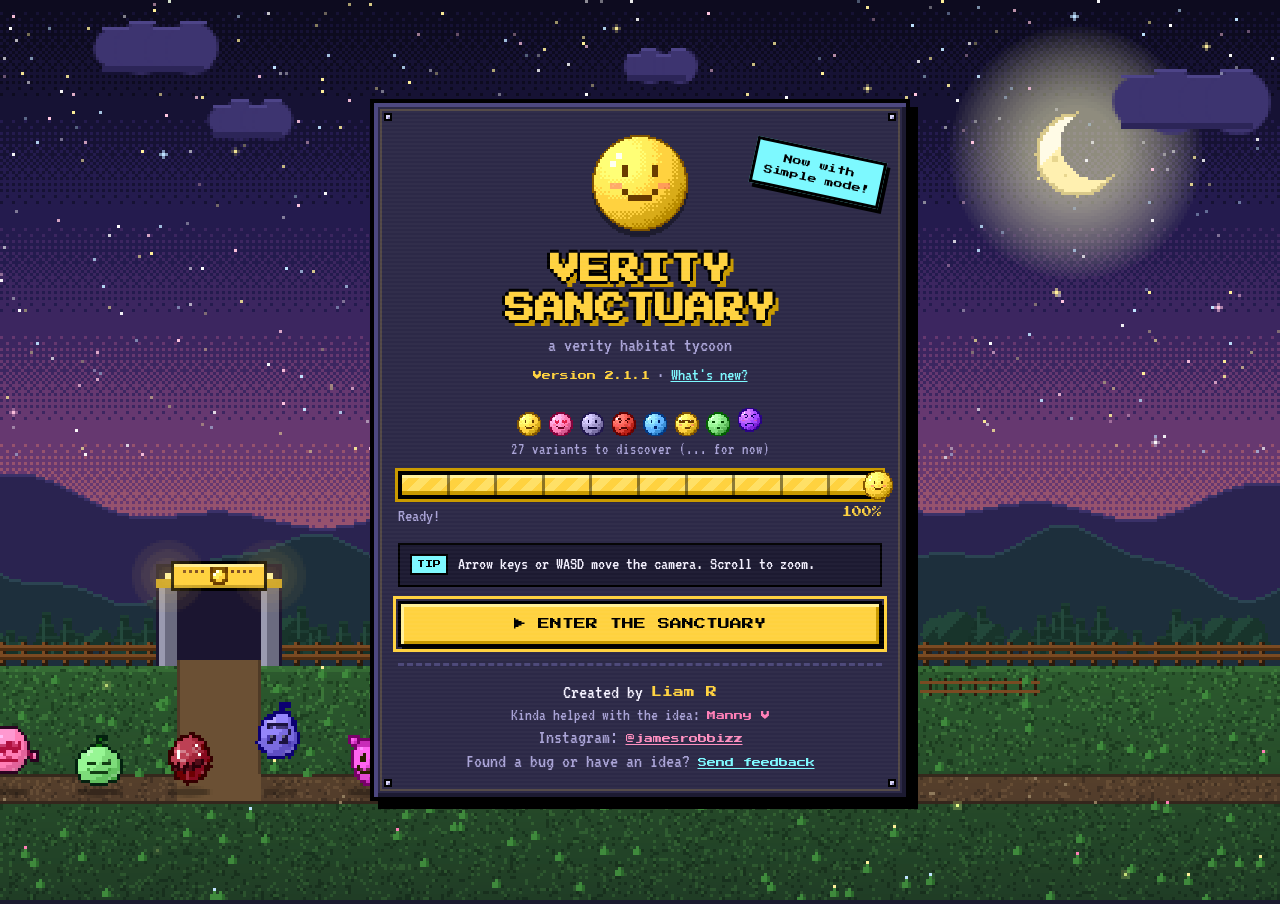
<file: versions/v2.1.1/index.html>
<!doctype html>
<html lang="en">
<head>
  <meta charset="utf-8">
  <meta name="viewport" content="width=device-width, initial-scale=1">
  <title>Verity Sanctuary</title>
  <link rel="preconnect" href="https://fonts.googleapis.com">
  <link href="https://fonts.googleapis.com/css2?family=Press+Start+2P&family=VT323&display=swap" rel="stylesheet">
  <link rel="stylesheet" href="style.css">
</head>
<body>
  <div id="loader" class="loader">
    <canvas id="loader-scene" class="loader-scene" aria-hidden="true"></canvas>
    <div class="loader-box">
      <i class="rivet tl"></i><i class="rivet tr"></i><i class="rivet bl"></i><i class="rivet br"></i>
      <canvas id="loader-verity" width="52" height="52"></canvas>
      <p class="loader-splash">Now with<br>Simple mode!</p>
      <h1 class="loader-title">VERITY<br>SANCTUARY</h1>
      <p class="loader-tag">a verity habitat tycoon</p>
      <p class="loader-version"><span id="loader-version">Version 2.0</span> · <button id="loader-notes" class="linkish" type="button">What's new?</button></p>
      <div class="loader-roster">
        <canvas id="loader-faces" width="168" height="26"></canvas>
        <span>27 variants to discover (... for now)</span>
      </div>
      <div class="loader-bar">
        <div class="loader-track">
          <div id="loader-fill" class="loader-fill"></div>
          <div class="loader-ticks"></div>
          <canvas id="loader-roller" class="loader-roller" width="24" height="24"></canvas>
        </div>
        <div class="loader-pct"><span id="loader-step">Hatching eggs...</span><span id="loader-num">0%</span></div>
      </div>
      <p class="loader-tip"><b>TIP</b><span id="loader-tip">In Pro mode you build at night, while the park is closed.</span></p>
      <button id="loader-start" class="big loader-start" hidden>▶ ENTER THE SANCTUARY</button>
      <div class="loader-credits">
        <p>Created by <b>Liam R</b></p>
        <p class="small-credit">Kinda helped with the idea: <b>Manny V</b></p>
        <p class="insta-credit">Instagram: <a href="https://www.instagram.com/jamesrobbizz/" target="_blank" rel="noopener">@jamesrobbizz</a></p>
        <p class="insta-credit">Found a bug or have an idea? <a class="feedback-link" href="https://forms.gle/N3EzvmrXTgRiWqSZ6" target="_blank" rel="noopener">Send feedback</a></p>
      </div>
    </div>
  </div>
  <script>
    // Loading screen: an animated night scene at the sanctuary, drawn before the game scripts load.
    (function () {
      function shade(hex, amt) {
        var n = parseInt(hex.slice(1), 16), f = function (v) { return Math.max(0, Math.min(255, Math.round(v + amt))); };
        return "rgb(" + f(n >> 16) + "," + f((n >> 8) & 255) + "," + f(n & 255) + ")";
      }
      var BAYER = [0, 8, 2, 10, 12, 4, 14, 6, 3, 11, 1, 9, 15, 7, 13, 5];
      function dith(x, y) { return (BAYER[(y & 3) * 4 + (x & 3)] + 0.5) / 16; }
      function rng(seed) { var s = seed >>> 0; return function () { s = (s * 1664525 + 1013904223) >>> 0; return s / 4294967296; }; }

      // ---- Verity faces (shaded spheres, features on an 8-radius grid) ----
      var FEATURES = {
        smile: [["i", -3, -3, 1, 2], ["i", 2, -3, 1, 2], ["i", -3, 1, 1, 1], ["i", -2, 2, 4, 1], ["i", 2, 1, 1, 1]],
        love: [["h", -4, -3, 1, 1], ["h", -2, -3, 1, 1], ["h", -4, -2, 3, 1], ["h", -3, -1, 1, 1], ["h", 1, -3, 1, 1], ["h", 3, -3, 1, 1], ["h", 1, -2, 3, 1], ["h", 2, -1, 1, 1], ["i", -2, 2, 4, 1], ["i", -3, 1, 1, 1], ["i", 2, 1, 1, 1]],
        shades: [["i", -5, -3, 4, 2], ["i", 1, -3, 4, 2], ["i", -1, -3, 2, 1], ["w", -4, -3, 1, 1], ["w", 2, -3, 1, 1], ["i", -1, 2, 3, 1], ["i", 2, 1, 1, 1]],
        angry: [["i", -4, -4, 2, 1], ["i", -2, -3, 1, 1], ["i", 2, -4, 2, 1], ["i", 1, -3, 1, 1], ["i", -3, -2, 1, 1], ["i", 2, -2, 1, 1], ["i", -2, 2, 4, 1], ["i", -3, 3, 1, 1], ["i", 2, 3, 1, 1]],
        wow: [["i", -3, -3, 1, 2], ["i", 2, -3, 1, 2], ["i", -1, 1, 2, 2]],
        sleepy: [["i", -4, -2, 2, 1], ["i", 2, -2, 2, 1], ["i", -1, 2, 2, 1]],
        lie: [["i", -3, -3, 1, 2], ["i", 2, -3, 1, 2], ["i", -3, 2, 6, 1], ["i", -3, 1, 1, 1]],
      };
      function face(color, kind, r, blush) {
        var S = 2 * r + 4, c = document.createElement("canvas"); c.width = c.height = S;
        var g = c.getContext("2d"), cx = S / 2, cy = S / 2;
        var hi = shade(color, 55), lit = shade(color, 28), base = shade(color, 0), dk = shade(color, -38), dk2 = shade(color, -70), line = shade(color, -125);
        for (var y = 0; y < S; y++) for (var x = 0; x < S; x++) {
          var nx = (x + 0.5 - cx) / r, ny = (y + 0.5 - cy) / r, d = nx * nx + ny * ny;
          if (d > 1) continue;
          var col;
          if (Math.sqrt(d) > 1 - 1.15 / r) col = line;
          else {
            var l = 1 - Math.hypot(nx + 0.42, ny + 0.5) / 1.75 + (dith(x, y) - 0.5) * 0.12;
            col = l > 0.72 ? hi : l > 0.55 ? lit : l > 0.33 ? base : l > 0.18 ? dk : dk2;
          }
          g.fillStyle = col; g.fillRect(x, y, 1, 1);
        }
        var s = Math.max(1, Math.round(r / 8)), ox = Math.round(cx), oy = Math.round(cy);
        if (blush) { g.fillStyle = "rgba(255,90,120,0.45)"; g.fillRect(ox - 5 * s, oy, 2 * s, s); g.fillRect(ox + 3 * s, oy, 2 * s, s); }
        (FEATURES[kind] || FEATURES.smile).forEach(function (f) {
          g.fillStyle = f[0] === "h" ? "#e0204a" : f[0] === "w" ? "rgba(255,255,255,0.8)" : shade(color, -150);
          g.fillRect(ox + f[1] * s, oy + f[2] * s, f[3] * s, f[4] * s);
        });
        g.fillStyle = "rgba(255,255,255,0.9)";
        g.fillRect(Math.round(cx - r * 0.5), Math.round(cy - r * 0.62), Math.max(1, s), Math.max(1, s));
        g.fillRect(Math.round(cx - r * 0.62), Math.round(cy - r * 0.45), Math.max(1, s), Math.max(1, s));
        return c;
      }
      var PARADE = [
        ["#ffd23f", "smile", 8, 1], ["#ff7eb6", "love", 8, 1], ["#9d93c9", "lie", 8, 0], ["#e0453a", "angry", 8, 0],
        ["#5fb4ff", "wow", 8, 1], ["#ffc21a", "smile", 11, 1], ["#7ddc7a", "sleepy", 8, 0], ["#ffd23f", "shades", 9, 0],
        ["#3fc9b0", "wow", 8, 0], ["#e64ad6", "smile", 8, 1], ["#a347ff", "angry", 9, 0], ["#fff27a", "wow", 8, 0],
        ["#2b4fd6", "sleepy", 9, 0], ["#c9b458", "lie", 8, 0],
      ].map(function (p) { return { spr: face(p[0], p[1], p[2], p[3]), r: p[2] }; });

      // logo, roller and roster
      function put(id, spr, x, y) { var c = document.getElementById(id), g = c.getContext("2d"); g.clearRect(0, 0, c.width, c.height); g.drawImage(spr, x, y); }
      put("loader-verity", face("#ffd23f", "smile", 24, 1), 0, 0);
      put("loader-roller", face("#ffd23f", "smile", 10, 1), 0, 0);
      var rosterSprites = PARADE.slice(0, 8).map(function (p, i) { return face(["#ffd23f", "#ff7eb6", "#9d93c9", "#e0453a", "#5fb4ff", "#ffd23f", "#7ddc7a", "#a347ff"][i], ["smile", "love", "lie", "angry", "wow", "shades", "sleepy", "angry"][i], 8, i % 2); });

      // ---- Scene ----
      var cv = document.getElementById("loader-scene"), g = cv.getContext("2d");
      var W = 0, H = 0, PX = 3, sky = null, land = null, stars = [], flies = [], clouds = [], groundY = 0, pathY = 0, lanterns = [];
      function layer() { var c = document.createElement("canvas"); c.width = W; c.height = H; return [c, c.getContext("2d")]; }
      function R(gg, col, x, y, w, h) { gg.fillStyle = col; gg.fillRect(Math.round(x), Math.round(y), Math.round(w), Math.round(h)); }
      function build() {
        PX = window.innerWidth < 640 ? 2 : 3;
        W = Math.ceil(window.innerWidth / PX); H = Math.ceil(window.innerHeight / PX);
        cv.width = W; cv.height = H;
        var horizon = Math.round(H * 0.6); groundY = Math.round(H * 0.74); pathY = Math.round(H * 0.87);
        var r = rng(1234);
        // sky with dithered bands, stars and moon
        var s = layer(); sky = s[0]; var sg = s[1];
        var SKY = [[13, 11, 31], [22, 18, 52], [36, 27, 78], [60, 38, 96], [102, 56, 112], [150, 82, 110]];
        for (var y = 0; y < groundY; y++) {
          var t = Math.min(0.999, y / horizon) * (SKY.length - 1), i = Math.floor(t), f = t - i;
          for (var x = 0; x < W; x++) {
            var c = SKY[f > dith(x, y) ? Math.min(SKY.length - 1, i + 1) : i];
            sg.fillStyle = "rgb(" + c[0] + "," + c[1] + "," + c[2] + ")"; sg.fillRect(x, y, 1, 1);
          }
        }
        stars = [];
        for (var k = 0; k < W * H / 260; k++) {
          var sx = Math.floor(r() * W), sy = Math.floor(r() * horizon * 0.85);
          stars.push({ x: sx, y: sy, p: r() * 6.28, big: r() < 0.12, col: ["#ffffff", "#fff09a", "#bfe3ff", "#ffc6e0"][Math.floor(r() * 4)] });
        }
        var mx = Math.round(W * 0.84), my = Math.round(H * 0.17), mr = Math.max(9, Math.round(H * 0.045));
        for (var gr = mr * 3; gr > mr; gr -= 2) { sg.globalAlpha = 0.05; sg.fillStyle = "#fff4c9"; sg.beginPath(); sg.arc(mx, my, gr, 0, 7); sg.fill(); }
        sg.globalAlpha = 1;
        for (y = -mr; y <= mr; y++) for (x = -mr; x <= mr; x++) {
          var d = x * x + y * y; if (d > mr * mr) continue;
          var cut = (x - mr * 0.45) * (x - mr * 0.45) + (y + mr * 0.25) * (y + mr * 0.25) < mr * mr * 0.72;
          if (cut) continue;
          sg.fillStyle = d > (mr - 1.2) * (mr - 1.2) ? "#d9c98a" : (x + y < -mr * 0.6 ? "#fffbe6" : "#fff0b0");
          sg.fillRect(mx + x, my + y, 1, 1);
        }
        R(sg, "#e8d68f", mx - mr * 0.6, my + mr * 0.1, 2, 2); R(sg, "#e8d68f", mx - mr * 0.3, my + mr * 0.5, 1, 1);

        // land: hills, trees, fence, gate, ground, path
        var l = layer(); land = l[0]; var lg = l[1];
        function hills(base, amp, freq, col, top, seed) {
          for (var x = 0; x < W; x++) {
            var hy = base - amp * (0.55 * Math.sin(x * freq + seed) + 0.3 * Math.sin(x * freq * 2.3 + seed * 2) + 0.15 * Math.sin(x * freq * 5.1 + seed));
            hy = Math.round(hy);
            R(lg, top, x, hy, 1, 1); R(lg, col, x, hy + 1, 1, groundY - hy);
          }
        }
        hills(horizon - 4, H * 0.07, 0.018, "#2a2350", "#3a3168", 1);
        hills(horizon + 8, H * 0.05, 0.03, "#1d2f3c", "#2b4452", 4);
        // tree line
        for (var x = 0; x < W; x += 3 + Math.floor(r() * 6)) {
          var th = 8 + Math.floor(r() * 12), tx = x, ty = groundY - 2;
          if (r() < 0.6) { // pine
            for (var j = 0; j < th; j++) { var half = Math.floor((j / th) * th * 0.32) + 1; R(lg, j % 4 === 0 ? "#1d3d33" : "#163128", tx - half, ty - th + j, half * 2 + 1, 1); }
            R(lg, "#24493c", tx - 1, ty - th + 2, 1, th * 0.5);
          } else { // round tree
            var rr = Math.round(th * 0.35);
            for (var yy = -rr; yy <= rr; yy++) for (var xx = -rr; xx <= rr; xx++) if (xx * xx + yy * yy <= rr * rr) R(lg, (xx + yy < -rr * 0.5) ? "#22473a" : "#18342b", tx + xx, ty - rr - 3 + yy, 1, 1);
            R(lg, "#2a1d16", tx, ty - 3, 1, 3);
          }
        }
        // ground
        for (y = groundY; y < H; y++) for (x = 0; x < W; x++) {
          var n = (Math.sin(x * 12.9898 + y * 78.233) * 43758.5453) % 1; n = n < 0 ? -n : n;
          var inPath = y >= pathY - 3 && y <= pathY + 6;
          var col2 = inPath ? (n > 0.85 ? "#7a5c3c" : n < 0.1 ? "#4f3a26" : "#654a30") : (n > 0.9 ? "#3d7a3a" : n < 0.12 ? "#1f4421" : (y - groundY < 2 ? "#356b34" : "#2c5a2e"));
          if (inPath && (y === pathY - 3 || y === pathY + 6)) col2 = "#3e2e1e";
          R(lg, col2, x, y, 1, 1);
        }
        // night darkening toward the bottom
        for (y = groundY; y < H; y++) { lg.globalAlpha = (y - groundY) / (H - groundY) * 0.35; R(lg, "#0a0816", 0, y, W, 1); }
        lg.globalAlpha = 1;
        // fence
        var fy = groundY - 1;
        for (x = 0; x < W; x++) { if (x % 7 === 0) { R(lg, "#2a1a0c", x, fy - 7, 2, 8); R(lg, "#7a4a22", x, fy - 7, 1, 7); } }
        R(lg, "#4e2c10", 0, fy - 5, W, 1); R(lg, "#4e2c10", 0, fy - 2, W, 1); R(lg, "#7a4a22", 0, fy - 6, W, 1); R(lg, "#7a4a22", 0, fy - 3, W, 1);
        // gate with sign and lanterns
        var gx = Math.round(W * 0.13), gw = 34, gh = 30;
        R(lg, "#1b1530", gx - 4, fy - gh - 3, gw + 8, gh + 4);
        R(lg, "#6b6b80", gx - 3, fy - gh + 4, 6, gh - 3); R(lg, "#9a9ab0", gx - 3, fy - gh + 4, 2, gh - 3);
        R(lg, "#6b6b80", gx + gw - 3, fy - gh + 4, 6, gh - 3); R(lg, "#9a9ab0", gx + gw - 3, fy - gh + 4, 2, gh - 3);
        R(lg, "#c9a227", gx - 4, fy - gh + 2, 8, 3); R(lg, "#c9a227", gx + gw - 4, fy - gh + 2, 8, 3);
        R(lg, "#000", gx + 1, fy - gh - 4, gw - 2, 10); R(lg, "#ffd23f", gx + 2, fy - gh - 3, gw - 4, 8); R(lg, "#fff09a", gx + 2, fy - gh - 3, gw - 4, 1); R(lg, "#c9a227", gx + 2, fy - gh + 4, gw - 4, 1);
        lg.drawImage(face("#ffd23f", "smile", 3, 0), gx + gw / 2 - 5, fy - gh - 4);
        for (k = 0; k < 4; k++) { R(lg, "#7a4a22", gx + 5 + k * 2, fy - gh - 1, 1, 1); R(lg, "#7a4a22", gx + gw - 7 - k * 2, fy - gh - 1, 1, 1); }
        var gatePath = function () { R(lg, "#6b5034", gx + 3, fy - 1, gw - 6, pathY + 6 - fy + 1); R(lg, "#4f3a26", gx + 3, fy - 1, 1, pathY - 3 - fy + 1); R(lg, "#4f3a26", gx + gw - 4, fy - 1, 1, pathY - 3 - fy + 1); };
        lanterns = [[gx, fy - gh + 1], [gx + gw, fy - gh + 1]];
        // a pen on the right with a bench and a lamp post
        var px0 = Math.round(W * 0.72);
        for (x = px0; x < px0 + 40; x++) if (x % 5 === 0) R(lg, "#2a1a0c", x, groundY + 4, 1, 6);
        R(lg, "#7a4a22", px0, groundY + 5, 40, 1); R(lg, "#7a4a22", px0, groundY + 8, 40, 1);
        var lpx = Math.round(W * 0.42);
        R(lg, "#1b1b24", lpx, groundY - 18, 2, 18 + 2); R(lg, "#3a3a4a", lpx - 2, groundY - 20, 6, 3);
        lanterns.push([lpx + 1, groundY - 18]);
        // pebbles and tufts
        for (k = 0; k < W / 3; k++) {
          var ex = Math.floor(r() * W), ey = groundY + 2 + Math.floor(r() * (H - groundY - 2));
          if (ey >= pathY - 3 && ey <= pathY + 6) { R(lg, "#8f7a5c", ex, ey, 1, 1); continue; }
          R(lg, "#3f8a3c", ex, ey, 1, 2); R(lg, "#3f8a3c", ex + 1, ey - 1, 1, 3); R(lg, "#2c6a2c", ex + 2, ey, 1, 2);
          if (r() < 0.15) R(lg, ["#ff7eb6", "#fff09a", "#bfe3ff"][Math.floor(r() * 3)], ex + 1, ey - 2, 1, 1);
        }
        gatePath();
        clouds = []; for (k = 0; k < 5; k++) clouds.push({ x: r() * W, y: 8 + r() * horizon * 0.45, w: 18 + r() * 26, v: 1.5 + r() * 2.5 });
        flies = []; for (k = 0; k < Math.max(10, W / 30); k++) flies.push({ x: r() * W, y: groundY - 20 + r() * (H - groundY + 10), p: r() * 6.28, s: 0.5 + r() });
      }
      function cloud(c) {
        var x0 = Math.round(c.x), y0 = Math.round(c.y), w = Math.round(c.w);
        for (var i = 0; i < 4; i++) {
          var cx = x0 + (i + 0.5) * w / 4, rr = w / 5 + (i % 2 ? 2 : 0);
          g.fillStyle = "#3d3470"; g.beginPath(); g.arc(Math.round(cx), y0, rr, 0, 7); g.fill();
        }
        g.fillStyle = "#4d4488"; for (i = 0; i < 4; i++) g.fillRect(Math.round(x0 + (i + 0.5) * w / 4 - w / 8), Math.round(y0 - w / 5 - (i % 2 ? 2 : 0)), Math.round(w / 4), 1);
        g.fillStyle = "#2c2558"; g.fillRect(x0, y0 + Math.round(w / 6), w, 2);
      }
      // once the game scripts are loaded, the parade uses every variant's real sprite
      var realParade = null;
      function buildRealParade() {
        var tricks = ["flip", "spin", "boing", "wiggle", "twirl"];
        realParade = VARIANT_KEYS.map(function (k, i) {
          var def = VARIANTS[k], seed = 7000 + i * 131;
          var ind = { id: -3000 - i, k: k, seed: seed, model: Math.floor(Math.random() * BODY_MODELS.length), size: 0, hue: 0, light: 0, mark: "none", acc: "none", trait: "chill", shiny: false };
          var chest = k === CHEST_KEY;
          var spr = buildVariantSprite(k, ind, false, chest);   // Boobity's chest is drawn live so it can jiggle
          var trick = k === "boobity" ? "shimmy" : def.move === "float" ? "float" : def.move === "glitch" ? "glitch" : def.move === "zoom" ? "dash" : def.move === "squash" ? "boing" : def.move === "jitter" ? "wiggle" : tricks[i % tricks.length];
          return { spr: spr, trick: trick, chest: chest ? { D: bodySize(k, ind), color: def.color } : null };
        });
        // shuffle so the line-up changes every visit
        for (var j = realParade.length - 1; j > 0; j--) { var q = Math.floor(Math.random() * (j + 1)), t = realParade[j]; realParade[j] = realParade[q]; realParade[q] = t; }
      }
      var shoot = null, last = performance.now(), T = 0;
      function frame(now) {
        if (!document.getElementById("loader-scene")) return;
        var dt = Math.min(0.1, (now - last) / 1000); last = now; T += dt;
        if (!sky) build();
        g.imageSmoothingEnabled = false;
        g.drawImage(sky, 0, 0);
        for (var i = 0; i < stars.length; i++) {
          var s = stars[i], b = 0.5 + 0.5 * Math.sin(T * 2 + s.p);
          g.globalAlpha = 0.35 + b * 0.65; g.fillStyle = s.col; g.fillRect(s.x, s.y, 1, 1);
          if (s.big && b > 0.7) { g.globalAlpha = (b - 0.7) * 2; g.fillRect(s.x - 1, s.y, 3, 1); g.fillRect(s.x, s.y - 1, 1, 3); }
        }
        g.globalAlpha = 1;
        if (!shoot && Math.random() < dt * 0.2) shoot = { x: W * (0.2 + Math.random() * 0.6), y: H * 0.05 + Math.random() * H * 0.15, t: 0 };
        if (shoot) {
          shoot.t += dt;
          for (var k = 0; k < 12; k++) { g.globalAlpha = (1 - k / 12) * Math.max(0, 1 - shoot.t); g.fillStyle = "#fffbe6"; g.fillRect(Math.round(shoot.x + shoot.t * 160 - k * 2), Math.round(shoot.y + shoot.t * 60 - k * 0.75), 1, 1); }
          g.globalAlpha = 1; if (shoot.t > 1) shoot = null;
        }
        for (i = 0; i < clouds.length; i++) { var c = clouds[i]; c.x += c.v * dt; if (c.x > W + 10) c.x = -c.w - 10; cloud(c); }
        g.drawImage(land, 0, 0);
        // lantern glow
        for (i = 0; i < lanterns.length; i++) {
          var L = lanterns[i], fl = 0.85 + 0.15 * Math.sin(T * 7 + i * 2) * Math.sin(T * 3.1 + i);
          for (var rr = 12; rr > 2; rr -= 3) { g.globalAlpha = 0.07 * fl; g.fillStyle = "#ffcf5a"; g.beginPath(); g.arc(L[0], L[1], rr, 0, 7); g.fill(); }
          g.globalAlpha = 1; g.fillStyle = "#fff09a"; g.fillRect(L[0] - 1, L[1] - 1, 2, 2);
        }
        // the variant parade: simple faces until the game has loaded, then every variant's
        // real sprite in a random body model, bouncing along with its own trick now and then
        if (!realParade && typeof buildVariantSprite === "function" && typeof VARIANT_KEYS !== "undefined") buildRealParade();
        var list = realParade || PARADE, gap = realParade ? 30 : 30, total = list.length * gap + W * 0.25, speed = 16;
        for (i = 0; i < list.length; i++) {
          var p = list[i], sw = p.spr.width, sh = p.spr.height;
          var x = ((T * speed + W * 0.55 - i * gap) % (W + total) + (W + total)) % (W + total) - sw - 6;
          var hopT = (T * 2.2 + i * 0.37) % 1, hop = Math.sin(hopT * Math.PI) * 6, sx = 1, sy = 1, rot = 0, dx = 0, alpha = 1;
          if (hopT < 0.08 || hopT > 0.94) { sx = 1.12; sy = 0.86; }                 // squash on landing
          else if (hopT < 0.25) { sx = 0.92; sy = 1.08; }                           // stretch on take-off
          var tr = p.trick ? (T * 0.22 + i * 0.137) % 1 : 1, pr = tr / 0.22;
          if (tr < 0.22) {
            switch (p.trick) {
              case "flip": hop = Math.sin(pr * Math.PI) * 18; rot = pr * Math.PI * 2; break;
              case "spin": sx = Math.cos(pr * Math.PI * 4); break;
              case "boing": hop = Math.sin(pr * Math.PI) * 22; sy = 1 + Math.sin(pr * Math.PI * 3) * 0.25; sx = 2 - sy; break;
              case "wiggle": rot = Math.sin(pr * Math.PI * 10) * 0.35; hop *= 0.4; break;
              case "dash": dx = Math.sin(pr * Math.PI) * 26; hop *= 0.3; break;
              case "float": hop = 6 + Math.sin(pr * Math.PI) * 12; rot = Math.sin(pr * Math.PI * 4) * 0.15; sx = sy = 1; break;
              case "glitch": dx = (Math.random() < 0.3 ? (Math.random() - 0.5) * 8 : 0); alpha = Math.random() < 0.2 ? 0.4 : 1; break;
              case "shimmy": dx = Math.sin(pr * Math.PI * 14) * 2; rot = Math.sin(pr * Math.PI * 14) * 0.12; hop *= 0.3; break;
              case "twirl": rot = -pr * Math.PI * 2; hop = Math.sin(pr * Math.PI) * 10; break;
            }
          } else if (p.trick === "float") { hop = 5 + Math.sin(T * 2 + i) * 2; sx = sy = 1; }
          x += dx;
          if (x < -50 || x > W + 50) continue;
          var footY = pathY + 3 + (realParade ? 3 : 0);   // real sprites have 3px of padding under the body
          g.globalAlpha = Math.max(0.08, 0.35 - hop * 0.012); g.fillStyle = "#000";
          g.beginPath(); g.ellipse(Math.round(x + sw / 2), pathY + 3, Math.max(2, sw * 0.35 - hop * 0.15), 1.5, 0, 0, 7); g.fill();
          g.globalAlpha = alpha;
          g.save();
          g.translate(Math.round(x + sw / 2), Math.round(footY - hop - sh / 2));
          if (rot) g.rotate(rot);
          g.scale(sx, sy);
          g.drawImage(p.spr, -Math.round(sw / 2), -Math.round(sh / 2));
          if (p.chest) {
            // the chest lags behind each hop and swings on its own: two springs, slightly out of step
            var shim = p.trick === "shimmy" && tr < 0.22 ? 1 : 0;
            var lag = (hopT - 0.18 + 1) % 1, bounce = Math.sin(lag * Math.PI * 2);
            var jy = Math.round(bounce * 2.5 + Math.sin(T * 30) * 1.5 * shim), jy2 = Math.round(Math.sin((lag - 0.06) * Math.PI * 2) * 2.5 + Math.sin(T * 30 + 1) * 1.5 * shim);
            var jx = Math.round(Math.sin(T * 9 + i) * 0.8 + Math.sin(T * 30) * 2 * shim);
            drawChest(g, -Math.round(sw / 2) + SPR_PAD_X, -Math.round(sh / 2) + SPR_PAD_T, p.chest.D, p.chest.color, 1, 1, [jx, jy, -jx, jy2]);
          }
          g.restore();
          g.globalAlpha = 1;
        }
        // fireflies
        for (i = 0; i < flies.length; i++) {
          var f = flies[i], fx = Math.round(f.x + Math.sin(T * f.s + f.p) * 10), fy = Math.round(f.y + Math.cos(T * f.s * 1.3 + f.p) * 5);
          var a = Math.max(0, Math.sin(T * 2.5 * f.s + f.p));
          g.globalAlpha = a * 0.25; g.fillStyle = "#e8ff8a"; g.fillRect(fx - 1, fy - 1, 3, 3);
          g.globalAlpha = a; g.fillRect(fx, fy, 1, 1);
        }
        g.globalAlpha = 1;
        // roster: the faces take turns bouncing
        var rc = document.getElementById("loader-faces");
        if (rc) {
          var rg = rc.getContext("2d"); rg.clearRect(0, 0, rc.width, rc.height);
          for (i = 0; i < rosterSprites.length; i++) {
            var b2 = Math.max(0, Math.sin(T * 4 - i * 0.6)); b2 = b2 > 0.6 ? (b2 - 0.6) * 10 : 0;
            rg.drawImage(rosterSprites[i], i * 21, 6 - Math.round(b2));
          }
        }
        requestAnimationFrame(frame);
      }
      window.addEventListener("resize", function () { sky = null; });
      requestAnimationFrame(frame);

      // progress (main.js finishes it once the game is ready) and rotating tips
      window.__loader = { pct: 0 };
      var steps = ["Hatching eggs...", "Polishing fences...", "Teaching Moggity to mog...", "Fitting Boobity's tank top...", "Mopping the Backrooms...", "Paving the parking lot..."];
      var tips = ["In Pro mode you build at night, while the park is closed.", "Arrow keys or WASD move the camera. Scroll to zoom.", "A bigger parking lot brings in more guests.", "Fuse two variants in the Lab to discover new ones.", "Simple mode lets you build at any time of day.", "Some variants love certain enclosure themes.", "Buy wild land to grow your sanctuary.", "He belongs to the Backrooms. Don't let him out."];
      var i = 0, tipI = 0;
      window.__loaderTimer = setInterval(function () {
        if (!document.getElementById("loader-fill")) return clearInterval(window.__loaderTimer);
        if (window.__loader.pct < 70) window.__loader.pct += 3;
        document.getElementById("loader-fill").style.width = window.__loader.pct + "%";
        document.getElementById("loader-roller").style.left = "calc(" + window.__loader.pct + "% - 18px)";
        document.getElementById("loader-num").textContent = Math.floor(window.__loader.pct) + "%";
        if (window.__loader.pct % 15 === 0) document.getElementById("loader-step").textContent = steps[i++ % steps.length];
      }, 60);
      var tipTimer = setInterval(function () {
        var el = document.getElementById("loader-tip");
        if (!el) return clearInterval(tipTimer);
        tipI = (tipI + 1) % tips.length; el.textContent = tips[tipI];
      }, 3200);
    })();
  </script>
  <header class="topbar">
    <div class="brand">
      <i class="ico logo" data-icon="logo"></i>
      <div>
        <h1>VERITY SANCTUARY</h1>
        <p class="tagline">a verity habitat tycoon <span class="ver" id="ver-tag">v2.0</span> <span class="ver mode-tag" id="mode-tag" hidden></span></p>
      </div>
      <div class="lvl-box" title="Park level: earn XP to unlock new items">
        <span class="lvl-badge" id="park-level">1</span>
        <div class="lvl-meta">
          <span class="label">PARK LEVEL</span>
          <div class="progress xp"><div id="xp-bar" class="progress-fill"></div></div>
          <span id="xp-text" class="xp-text"></span>
        </div>
      </div>
    </div>
    <div class="stats">
      <div class="stat coins"><i class="ico" data-icon="coin"></i><div><span class="label">COINS</span><span id="money" class="value">0</span></div></div>
      <div class="stat"><i class="ico" data-icon="rate"></i><div><span class="label">PER SEC</span><span id="rate" class="value">0</span></div></div>
      <div class="stat"><i class="ico" data-icon="visitor"></i><div><span class="label">VISITORS</span><span id="visitors" class="value">0</span></div></div>
      <div class="stat"><i class="ico" data-icon="heart"></i><div><span class="label">APPEAL</span><span id="appeal" class="value">0</span></div></div>
      <div class="stat"><i class="ico" data-icon="star"></i><div><span class="label">RATING</span><span id="stars" class="value stars"></span></div></div>
      <button id="notes-btn" class="icon-btn text-btn" title="Patch notes"><i class="ico" data-icon="scroll"></i><span>Patch notes</span></button>
      <a id="insta-btn" class="icon-btn text-btn insta-btn" href="https://www.instagram.com/jamesrobbizz/" target="_blank" rel="noopener" title="Follow @jamesrobbizz on Instagram"><i class="ico" data-icon="insta"></i><span>@jamesrobbizz</span></a>
      <a id="feedback-btn" class="icon-btn text-btn feedback-btn" href="https://forms.gle/N3EzvmrXTgRiWqSZ6" target="_blank" rel="noopener" title="Send feedback, suggestions or bug reports"><i class="ico" data-icon="info"></i><span>Feedback</span></a>
      <button id="sound-toggle" class="icon-btn" title="Toggle sound"><i class="ico" data-icon="sound"></i></button>
    </div>
  </header>

  <main class="layout">
    <section class="park">
      <div class="park-frame">
        <div class="park-title">
          <span class="world-info"><i class="ico" id="weather-ico" data-icon="sun"></i><span id="clock"></span><span id="weather-label"></span></span>
          <span id="park-info" class="park-info"></span>
          <button id="snapshot" class="mini" title="Download a picture of your park"><i class="ico" data-icon="camera"></i></button>
        </div>
        <div id="event-bar" class="event-bar" hidden>
          <span id="event-text"></span>
          <div class="event-timer"><div id="event-fill"></div></div>
        </div>
        <div id="hours-bar" class="hours-bar">
          <span id="hours-text"></span>
          <button id="hours-btn" class="mini-text"></button>
        </div>
        <div class="map-wrap">
          <canvas id="game" tabindex="0" aria-label="Park map. Arrow keys or WASD move the camera, plus and minus zoom."></canvas>
          <canvas id="minimap" width="144" height="96" title="Minimap: click or drag to jump"></canvas>
          <div class="map-controls">
            <button id="zoom-in" class="mini" title="Zoom in (+)">+</button>
            <span id="zoom-label">100%</span>
            <button id="zoom-out" class="mini" title="Zoom out (-)">&minus;</button>
            <button id="zoom-home" class="mini" title="Back to the gate">&#8962;</button>
          </div>
          <p class="map-help">Arrows/WASD or drag to move · scroll or +/- to zoom</p>
        </div>
      </div>
      <div class="hint-bar"><i class="ico" data-icon="info"></i><p id="hint" class="hint"></p></div>
      <div class="card goal-strip">
        <i class="ico" data-icon="trophy"></i>
        <div class="goal-text"><span class="label">GOAL</span><span id="goal-strip-text"></span></div>
        <div class="progress"><div id="goal-strip-bar" class="progress-fill"></div></div>
      </div>
    </section>

    <aside class="panel">
      <nav class="tabs">
        <button class="tab active" data-tab="park"><i class="ico" data-icon="hammer"></i><span>Park</span></button>
        <button class="tab" data-tab="lab"><i class="ico" data-icon="flask"></i><span>Lab</span></button>
        <button class="tab" data-tab="index"><i class="ico" data-icon="book"></i><span>Index</span></button>
        <button class="tab" data-tab="goals"><i class="ico" data-icon="trophy"></i><span>Goals</span></button>
        <button class="tab" data-tab="save"><i class="ico" data-icon="disk"></i><span>Save</span></button>
      </nav>

      <!-- PARK -->
      <div class="page" data-page="park">
        <div class="card">
          <h2><i class="ico" data-icon="hammer"></i>BUILD</h2>
          <div class="tools tool-grid">
            <button class="tool active" data-tool="inspect"><i class="ico" data-icon="inspect"></i><span>Inspect</span><small>click a variant</small></button>
            <button class="tool build-only" data-tool="path"><i class="ico" data-icon="path"></i><span>Path</span><small id="cost-path"></small></button>
            <button class="tool build-only" data-tool="enclosure"><i class="ico" data-icon="fence"></i><span>Enclosure</span><small id="cost-enclosure"></small></button>
            <button class="tool build-only" data-tool="bulldoze"><i class="ico" data-icon="shovel"></i><span>Bulldoze</span><small>50% refund</small></button>
          </div>
          <div id="build-options" class="build-options build-only" hidden></div>
          <p id="build-lock" class="build-lock" hidden>The park is open. Building, shops, decor and moving variants come back at 10 PM. The Lab, Incubator and care work all day.</p>
        </div>

        <div class="card build-only">
          <h2><i class="ico" data-icon="shop"></i>SHOPS &amp; DECOR</h2>
          <h3>Snack stands <span>visitors buy as they pass</span></h3>
          <div id="shop-stands" class="shop-grid"></div>
          <h3>Decorations <span>raise park appeal</span></h3>
          <div id="shop-decor" class="shop-grid"></div>
          <p id="shop-more" class="small locked-note"></p>
        </div>

        <div class="card" id="request-card">
          <h2><i class="ico" data-icon="scroll"></i>VISITOR REQUEST</h2>
          <div id="request"></div>
        </div>

        <div class="card" id="feedback-card">
          <h2><i class="ico" data-icon="visitor"></i>GUEST FEEDBACK</h2>
          <div id="feedback"></div>
        </div>

        <div class="card">
          <h2><i class="ico" data-icon="egg"></i>INCUBATOR <small id="free-eggs"></small></h2>
          <button id="hatch" class="big"><i class="ico egg-ico" data-icon="egg"></i><span>Hatch Egg<small id="cost-egg"></small></span></button>
          <p class="small center">Mostly commons · 6% uncommon · 1% shiny</p>
          <div id="special-eggs" class="special-eggs"></div>
          <h3>Unplaced variants <span id="inv-count"></span></h3>
          <div id="inventory" class="inventory"></div>
        </div>

        <div class="card" id="bank-card">
          <h2><i class="ico" data-icon="coin"></i>GOLD PILE <small id="bank-level"></small></h2>
          <div id="bank"></div>
        </div>

        <div class="card" id="parking-card">
          <h2><i class="ico" data-icon="car"></i>PARKING LOT <small id="lot-level"></small></h2>
          <div id="parking"></div>
        </div>

        <div class="card" id="staff-card">
          <h2><i class="ico" data-icon="staff"></i>STAFF <small id="wages"></small></h2>
          <div id="staff"></div>
        </div>

        <div class="card" id="land-card" hidden>
          <h2><i class="ico" data-icon="tree"></i>LAND FOR SALE</h2>
          <div id="land"></div>
        </div>

        <div class="card" id="inspect-card" hidden>
          <h2><i class="ico" data-icon="fence"></i><span id="inspect-title">ENCLOSURE</span></h2>
          <div id="inspect"></div>
        </div>
      </div>

      <!-- LAB -->
      <div class="page" data-page="lab" hidden>
        <div class="card">
          <h2><i class="ico" data-icon="flask"></i>FUSION LAB <small id="lab-level"></small></h2>
          <div class="fuse-row">
            <button class="fuse-slot" data-slot="0"></button>
            <span class="fuse-plus">+</span>
            <button class="fuse-slot" data-slot="1"></button>
            <span class="fuse-plus">=</span>
            <div class="fuse-slot result" id="fuse-result"></div>
          </div>
          <div id="fuse-info" class="fuse-info"></div>
          <button id="fuse-btn" class="big"><i class="ico" data-icon="flask"></i><span>Fuse!<small id="fuse-cost"></small></span></button>
          <button id="lab-upgrade" class="wide"></button>
          <h3>Pick from unplaced variants</h3>
          <div id="lab-inventory" class="inventory"></div>
        </div>
        <div class="card">
          <h2><i class="ico" data-icon="book"></i>RECIPE BOOK <small id="recipe-count"></small></h2>
          <div id="recipes" class="recipes"></div>
        </div>
      </div>

      <!-- INDEX -->
      <div class="page" data-page="index" hidden>
        <div class="card">
          <h2><i class="ico" data-icon="book"></i>VARIANT INDEX <small id="index-count"></small></h2>
          <div class="progress"><div id="index-bar" class="progress-fill"></div></div>
          <div id="index-detail" class="index-detail"></div>
          <div id="index" class="index"></div>
        </div>
      </div>

      <!-- GOALS -->
      <div class="page" data-page="goals" hidden>
        <div class="card" id="prestige-card">
          <h2><i class="ico" data-icon="shard"></i>NEW SANCTUARY <small id="shards"></small></h2>
          <div id="prestige"></div>
        </div>
        <div class="card">
          <h2><i class="ico" data-icon="star"></i>PARK LEVEL <small id="level-small"></small></h2>
          <div id="level-info"></div>
        </div>
        <div class="card">
          <h2><i class="ico" data-icon="trophy"></i>CURRENT GOAL <small id="goal-count"></small></h2>
          <div id="goal"></div>
        </div>
        <div class="card">
          <h2><i class="ico" data-icon="star"></i>ACHIEVEMENTS <small id="ach-count"></small></h2>
          <p class="small">Each achievement gives +2% income forever.</p>
          <div id="achievements" class="achievements"></div>
        </div>
      </div>

      <!-- SAVE -->
      <div class="page" data-page="save" hidden>
        <div class="card">
          <h2><i class="ico" data-icon="disk"></i>SAVE</h2>
          <p class="small" id="save-status">Autosaves every 10s.</p>
          <div class="tools">
            <button id="save-now">Save now</button>
            <button id="export">Export</button>
            <button id="import">Import</button>
            <button id="reset" class="danger">Reset</button>
          </div>
          <p class="small" id="mode-note"></p>
        </div>
        <div class="card">
          <h2><i class="ico" data-icon="sound"></i>SETTINGS</h2>
          <label class="check"><input type="checkbox" id="set-muted"> Mute everything</label>
          <label class="check"><input type="checkbox" id="set-sound"> Sound effects</label>
          <label class="check"><input type="checkbox" id="set-coin"> Coin sounds</label>
          <label class="range">Sound volume <input type="range" id="set-sfxvol" min="0" max="1" step="0.05"></label>
          <label class="check"><input type="checkbox" id="set-music"> Music</label>
          <label class="range">Music volume <input type="range" id="set-musicvol" min="0" max="1" step="0.05"></label>
          <label class="check"><input type="checkbox" id="set-effects"> Weather &amp; night effects</label>
          <label class="check"><input type="checkbox" id="set-shake"> Screen shake on rare hatches</label>
          <label class="check"><input type="checkbox" id="set-hovertips"> Explain things when I hover over them</label>
          <label class="check"><input type="checkbox" id="set-feedback"> Feedback reminders (every 10 min)</label>
          <button id="admin-btn" class="wide"><i class="ico" data-icon="staff"></i> Admin panel</button>
          <button id="tut-replay" class="wide"><i class="ico" data-icon="info"></i> Replay a tutorial</button>
          <button id="snapshot2" class="wide"><i class="ico" data-icon="camera"></i> Download park snapshot</button>
        </div>
        <div class="card">
          <h2><i class="ico" data-icon="scroll"></i>PATCH NOTES <small>v<span id="ver-small"></span></small></h2>
          <div id="notes-card"></div>
        </div>
        <div class="card">
          <h2><i class="ico" data-icon="star"></i>CREDITS</h2>
          <p class="credit-line">Created by <b>Liam R</b></p>
          <p class="credit-line">Kinda helped with the idea: <b>Manny V</b></p>
          <p class="small">A fan game inspired by the Verity meme. Not affiliated with its creators.</p>
          <p class="small"><a class="archive-link" href="../index.html">Play older versions</a></p>
          <a class="wide feedback-wide" href="https://forms.gle/N3EzvmrXTgRiWqSZ6" target="_blank" rel="noopener">Send feedback, suggestions or a bug report</a>
        </div>
      </div>
    </aside>
  </main>

  <div id="toasts" class="toasts"></div>

  <!-- Tutorial guide -->
  <div id="tutorial" class="tutorial" role="dialog" aria-labelledby="tut-title" aria-live="polite" hidden>
    <div class="tut-head">
      <i class="ico" data-icon="logo"></i>
      <span id="tut-step" class="tut-step"></span>
      <button id="tut-skip" class="linkish" type="button">Skip tutorial</button>
    </div>
    <h3 id="tut-title"></h3>
    <p id="tut-text"></p>
    <p id="tut-task" class="tut-task" hidden><b>TRY IT</b><span id="tut-task-text"></span><em>DONE!</em></p>
    <div class="tut-nav">
      <button id="tut-back" type="button">Back</button>
      <button id="tut-next" class="primary" type="button">Next</button>
    </div>
  </div>

  <!-- Hatch / fusion animation -->
  <div id="fx-overlay" class="overlay" hidden>
    <div class="fx-box">
      <canvas id="fx-canvas" width="160" height="120"></canvas>
      <div id="fx-title" class="fx-title"></div>
      <div id="fx-sub" class="fx-sub"></div>
      <div class="tools center">
        <button id="fx-inspect" hidden>Inspect</button>
        <button id="fx-ok" class="primary">Nice!</button>
      </div>
    </div>
  </div>

  <!-- Close-up variant card -->
  <dialog id="card-dialog" class="card-dialog">
    <div class="vc">
      <div class="vc-art">
        <canvas id="card-canvas" width="96" height="96"></canvas>
        <div id="card-badges" class="vc-badges"></div>
      </div>
      <div class="vc-info">
        <h2 id="card-name"></h2>
        <p id="card-species" class="vc-species"></p>
        <div class="vc-level"><span id="card-level"></span><div class="progress"><div id="card-xp" class="progress-fill"></div></div></div>
        <div id="card-care"></div>
        <div id="card-stats" class="vc-stats"></div>
        <p id="card-ability" class="vc-ability"></p>
        <p id="card-desc" class="vc-desc"></p>
      </div>
    </div>
    <div class="tools vc-actions">
      <button id="card-pet" class="primary">Pet</button>
      <button id="card-feed">Feed (3c)</button>
      <button id="card-rename">Rename</button>
      <button id="card-move"></button>
      <button id="card-release" class="danger"></button>
      <button id="card-close">Close</button>
    </div>
  </dialog>

  <dialog id="tour-dialog" class="mode-dialog">
    <h2>TAKE A TOUR?</h2>
    <p class="small">Pick a tour. You can replay either one any time from the Save tab.</p>
    <div id="tour-options" class="mode-options"></div>
    <div class="tools ask-actions"><button id="tour-skip" type="button">Skip for now</button></div>
  </dialog>

  <dialog id="mode-dialog" class="mode-dialog">
    <h2>CHOOSE YOUR MODE</h2>
    <p class="small">You can't switch later. Resetting your park lets you choose again.</p>
    <div id="mode-options" class="mode-options"></div>
  </dialog>

  <dialog id="day-dialog" class="day-dialog">
    <form method="dialog">
      <h2 id="day-title">DAY REPORT</h2>
      <div id="day-report"></div>
      <div class="tools ask-actions"><button value="ok" class="primary">Start the night shift</button></div>
    </form>
  </dialog>

  <dialog id="notes-dialog" class="notes-dialog">
    <form method="dialog">
      <h2>WHAT'S NEW</h2>
      <div id="notes"></div>
      <div class="tools ask-actions"><button value="ok" class="primary">Let's go!</button></div>
    </form>
  </dialog>

  <dialog id="ask-dialog" class="ask-dialog">
    <form method="dialog">
      <h2 id="ask-title"></h2>
      <p id="ask-text" class="ask-text"></p>
      <input id="ask-input" maxlength="16" autocomplete="off" hidden>
      <div class="tools ask-actions">
        <button id="ask-ok" value="ok" class="primary">OK</button>
        <button id="ask-cancel" value="cancel">Cancel</button>
      </div>
    </form>
  </dialog>

  <dialog id="admin-dialog" class="admin-dialog">
    <form method="dialog">
      <h2>ADMIN PANEL</h2>
      <div id="admin-body"></div>
      <div class="tools"><button class="primary" value="close">Close</button></div>
    </form>
  </dialog>

  <dialog id="snap-dialog" class="snap-dialog">
    <form method="dialog">
      <h2>PARK SNAPSHOT</h2>
      <img id="snap-img" alt="A picture of your park">
      <p class="small">Right-click (or long-press on a phone) the picture to save or share it.</p>
      <div class="tools"><button value="close" class="primary">Close</button></div>
    </form>
  </dialog>

  <dialog id="save-dialog">
    <form method="dialog">
      <h2 id="save-dialog-title">EXPORT SAVE</h2>
      <p class="small" id="save-dialog-help"></p>
      <textarea id="save-code" rows="6" spellcheck="false"></textarea>
      <div class="tools">
        <button id="save-dialog-ok" value="ok">OK</button>
        <button value="cancel">Close</button>
      </div>
    </form>
  </dialog>

  <script src="js/data.js"></script>
  <script src="js/sprites.js"></script>
  <script src="js/audio.js"></script>
  <script src="js/game.js"></script>
  <script src="js/world.js"></script>
  <script src="js/city.js"></script>
  <script src="js/systems.js"></script>
  <script src="js/admin.js"></script>
  <script src="js/tutorial.js"></script>
  <script src="js/help.js"></script>
  <script src="js/main.js"></script>
</body>
</html>
</file>
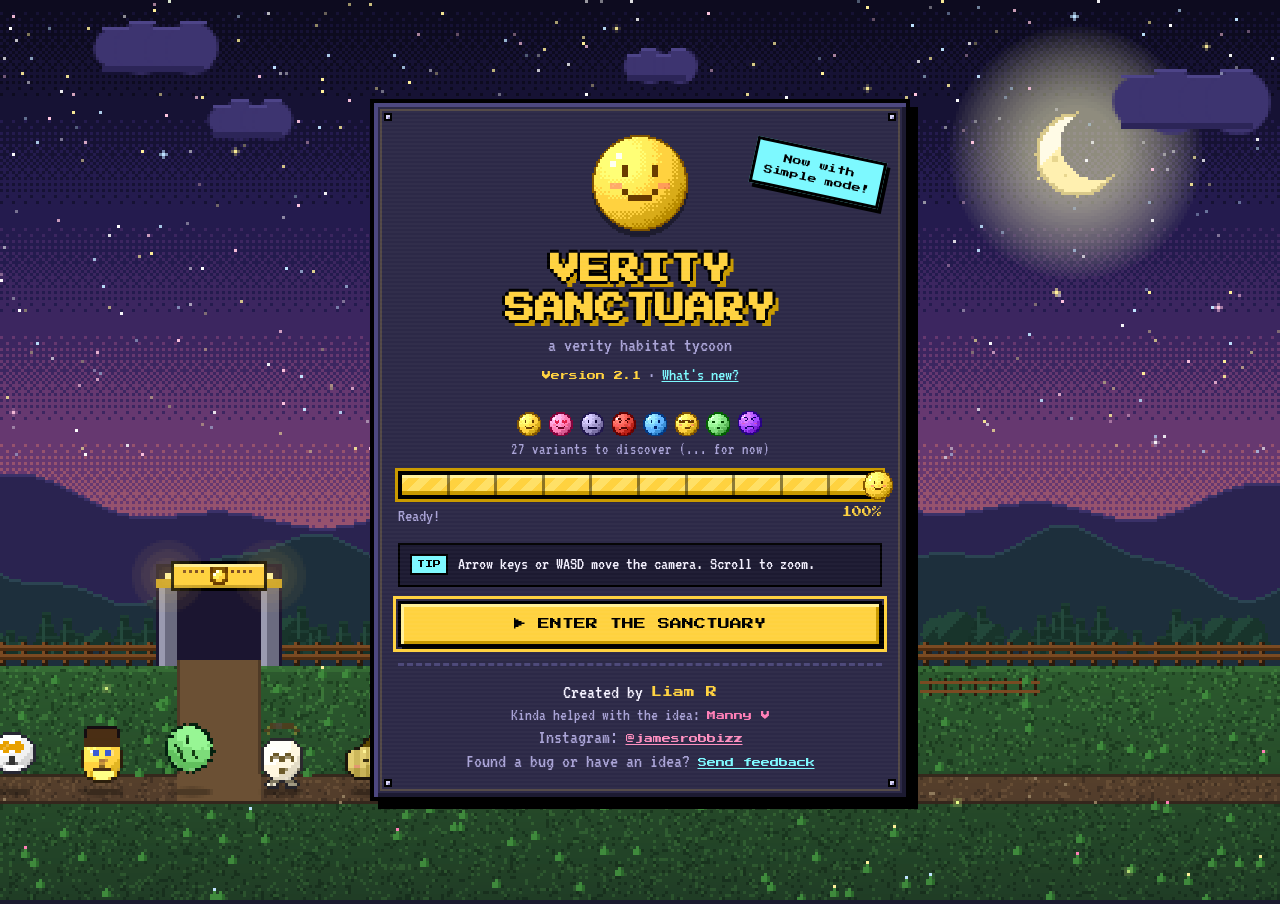
<file: versions/v2.1/index.html>
<!doctype html>
<html lang="en">
<head>
  <meta charset="utf-8">
  <meta name="viewport" content="width=device-width, initial-scale=1">
  <title>Verity Sanctuary</title>
  <link rel="preconnect" href="https://fonts.googleapis.com">
  <link href="https://fonts.googleapis.com/css2?family=Press+Start+2P&family=VT323&display=swap" rel="stylesheet">
  <link rel="stylesheet" href="style.css">
</head>
<body>
  <div id="loader" class="loader">
    <canvas id="loader-scene" class="loader-scene" aria-hidden="true"></canvas>
    <div class="loader-box">
      <i class="rivet tl"></i><i class="rivet tr"></i><i class="rivet bl"></i><i class="rivet br"></i>
      <canvas id="loader-verity" width="52" height="52"></canvas>
      <p class="loader-splash">Now with<br>Simple mode!</p>
      <h1 class="loader-title">VERITY<br>SANCTUARY</h1>
      <p class="loader-tag">a verity habitat tycoon</p>
      <p class="loader-version"><span id="loader-version">Version 2.0</span> · <button id="loader-notes" class="linkish" type="button">What's new?</button></p>
      <div class="loader-roster">
        <canvas id="loader-faces" width="168" height="26"></canvas>
        <span>27 variants to discover (... for now)</span>
      </div>
      <div class="loader-bar">
        <div class="loader-track">
          <div id="loader-fill" class="loader-fill"></div>
          <div class="loader-ticks"></div>
          <canvas id="loader-roller" class="loader-roller" width="24" height="24"></canvas>
        </div>
        <div class="loader-pct"><span id="loader-step">Hatching eggs...</span><span id="loader-num">0%</span></div>
      </div>
      <p class="loader-tip"><b>TIP</b><span id="loader-tip">In Pro mode you build at night, while the park is closed.</span></p>
      <button id="loader-start" class="big loader-start" hidden>▶ ENTER THE SANCTUARY</button>
      <div class="loader-credits">
        <p>Created by <b>Liam R</b></p>
        <p class="small-credit">Kinda helped with the idea: <b>Manny V</b></p>
        <p class="insta-credit">Instagram: <a href="https://www.instagram.com/jamesrobbizz/" target="_blank" rel="noopener">@jamesrobbizz</a></p>
        <p class="insta-credit">Found a bug or have an idea? <a class="feedback-link" href="https://forms.gle/N3EzvmrXTgRiWqSZ6" target="_blank" rel="noopener">Send feedback</a></p>
      </div>
    </div>
  </div>
  <script>
    // Loading screen: an animated night scene at the sanctuary, drawn before the game scripts load.
    (function () {
      function shade(hex, amt) {
        var n = parseInt(hex.slice(1), 16), f = function (v) { return Math.max(0, Math.min(255, Math.round(v + amt))); };
        return "rgb(" + f(n >> 16) + "," + f((n >> 8) & 255) + "," + f(n & 255) + ")";
      }
      var BAYER = [0, 8, 2, 10, 12, 4, 14, 6, 3, 11, 1, 9, 15, 7, 13, 5];
      function dith(x, y) { return (BAYER[(y & 3) * 4 + (x & 3)] + 0.5) / 16; }
      function rng(seed) { var s = seed >>> 0; return function () { s = (s * 1664525 + 1013904223) >>> 0; return s / 4294967296; }; }

      // ---- Verity faces (shaded spheres, features on an 8-radius grid) ----
      var FEATURES = {
        smile: [["i", -3, -3, 1, 2], ["i", 2, -3, 1, 2], ["i", -3, 1, 1, 1], ["i", -2, 2, 4, 1], ["i", 2, 1, 1, 1]],
        love: [["h", -4, -3, 1, 1], ["h", -2, -3, 1, 1], ["h", -4, -2, 3, 1], ["h", -3, -1, 1, 1], ["h", 1, -3, 1, 1], ["h", 3, -3, 1, 1], ["h", 1, -2, 3, 1], ["h", 2, -1, 1, 1], ["i", -2, 2, 4, 1], ["i", -3, 1, 1, 1], ["i", 2, 1, 1, 1]],
        shades: [["i", -5, -3, 4, 2], ["i", 1, -3, 4, 2], ["i", -1, -3, 2, 1], ["w", -4, -3, 1, 1], ["w", 2, -3, 1, 1], ["i", -1, 2, 3, 1], ["i", 2, 1, 1, 1]],
        angry: [["i", -4, -4, 2, 1], ["i", -2, -3, 1, 1], ["i", 2, -4, 2, 1], ["i", 1, -3, 1, 1], ["i", -3, -2, 1, 1], ["i", 2, -2, 1, 1], ["i", -2, 2, 4, 1], ["i", -3, 3, 1, 1], ["i", 2, 3, 1, 1]],
        wow: [["i", -3, -3, 1, 2], ["i", 2, -3, 1, 2], ["i", -1, 1, 2, 2]],
        sleepy: [["i", -4, -2, 2, 1], ["i", 2, -2, 2, 1], ["i", -1, 2, 2, 1]],
        lie: [["i", -3, -3, 1, 2], ["i", 2, -3, 1, 2], ["i", -3, 2, 6, 1], ["i", -3, 1, 1, 1]],
      };
      function face(color, kind, r, blush) {
        var S = 2 * r + 4, c = document.createElement("canvas"); c.width = c.height = S;
        var g = c.getContext("2d"), cx = S / 2, cy = S / 2;
        var hi = shade(color, 55), lit = shade(color, 28), base = shade(color, 0), dk = shade(color, -38), dk2 = shade(color, -70), line = shade(color, -125);
        for (var y = 0; y < S; y++) for (var x = 0; x < S; x++) {
          var nx = (x + 0.5 - cx) / r, ny = (y + 0.5 - cy) / r, d = nx * nx + ny * ny;
          if (d > 1) continue;
          var col;
          if (Math.sqrt(d) > 1 - 1.15 / r) col = line;
          else {
            var l = 1 - Math.hypot(nx + 0.42, ny + 0.5) / 1.75 + (dith(x, y) - 0.5) * 0.12;
            col = l > 0.72 ? hi : l > 0.55 ? lit : l > 0.33 ? base : l > 0.18 ? dk : dk2;
          }
          g.fillStyle = col; g.fillRect(x, y, 1, 1);
        }
        var s = Math.max(1, Math.round(r / 8)), ox = Math.round(cx), oy = Math.round(cy);
        if (blush) { g.fillStyle = "rgba(255,90,120,0.45)"; g.fillRect(ox - 5 * s, oy, 2 * s, s); g.fillRect(ox + 3 * s, oy, 2 * s, s); }
        (FEATURES[kind] || FEATURES.smile).forEach(function (f) {
          g.fillStyle = f[0] === "h" ? "#e0204a" : f[0] === "w" ? "rgba(255,255,255,0.8)" : shade(color, -150);
          g.fillRect(ox + f[1] * s, oy + f[2] * s, f[3] * s, f[4] * s);
        });
        g.fillStyle = "rgba(255,255,255,0.9)";
        g.fillRect(Math.round(cx - r * 0.5), Math.round(cy - r * 0.62), Math.max(1, s), Math.max(1, s));
        g.fillRect(Math.round(cx - r * 0.62), Math.round(cy - r * 0.45), Math.max(1, s), Math.max(1, s));
        return c;
      }
      var PARADE = [
        ["#ffd23f", "smile", 8, 1], ["#ff7eb6", "love", 8, 1], ["#9d93c9", "lie", 8, 0], ["#e0453a", "angry", 8, 0],
        ["#5fb4ff", "wow", 8, 1], ["#ffc21a", "smile", 11, 1], ["#7ddc7a", "sleepy", 8, 0], ["#ffd23f", "shades", 9, 0],
        ["#3fc9b0", "wow", 8, 0], ["#e64ad6", "smile", 8, 1], ["#a347ff", "angry", 9, 0], ["#fff27a", "wow", 8, 0],
        ["#2b4fd6", "sleepy", 9, 0], ["#c9b458", "lie", 8, 0],
      ].map(function (p) { return { spr: face(p[0], p[1], p[2], p[3]), r: p[2] }; });

      // logo, roller and roster
      function put(id, spr, x, y) { var c = document.getElementById(id), g = c.getContext("2d"); g.clearRect(0, 0, c.width, c.height); g.drawImage(spr, x, y); }
      put("loader-verity", face("#ffd23f", "smile", 24, 1), 0, 0);
      put("loader-roller", face("#ffd23f", "smile", 10, 1), 0, 0);
      var rosterSprites = PARADE.slice(0, 8).map(function (p, i) { return face(["#ffd23f", "#ff7eb6", "#9d93c9", "#e0453a", "#5fb4ff", "#ffd23f", "#7ddc7a", "#a347ff"][i], ["smile", "love", "lie", "angry", "wow", "shades", "sleepy", "angry"][i], 8, i % 2); });

      // ---- Scene ----
      var cv = document.getElementById("loader-scene"), g = cv.getContext("2d");
      var W = 0, H = 0, PX = 3, sky = null, land = null, stars = [], flies = [], clouds = [], groundY = 0, pathY = 0, lanterns = [];
      function layer() { var c = document.createElement("canvas"); c.width = W; c.height = H; return [c, c.getContext("2d")]; }
      function R(gg, col, x, y, w, h) { gg.fillStyle = col; gg.fillRect(Math.round(x), Math.round(y), Math.round(w), Math.round(h)); }
      function build() {
        PX = window.innerWidth < 640 ? 2 : 3;
        W = Math.ceil(window.innerWidth / PX); H = Math.ceil(window.innerHeight / PX);
        cv.width = W; cv.height = H;
        var horizon = Math.round(H * 0.6); groundY = Math.round(H * 0.74); pathY = Math.round(H * 0.87);
        var r = rng(1234);
        // sky with dithered bands, stars and moon
        var s = layer(); sky = s[0]; var sg = s[1];
        var SKY = [[13, 11, 31], [22, 18, 52], [36, 27, 78], [60, 38, 96], [102, 56, 112], [150, 82, 110]];
        for (var y = 0; y < groundY; y++) {
          var t = Math.min(0.999, y / horizon) * (SKY.length - 1), i = Math.floor(t), f = t - i;
          for (var x = 0; x < W; x++) {
            var c = SKY[f > dith(x, y) ? Math.min(SKY.length - 1, i + 1) : i];
            sg.fillStyle = "rgb(" + c[0] + "," + c[1] + "," + c[2] + ")"; sg.fillRect(x, y, 1, 1);
          }
        }
        stars = [];
        for (var k = 0; k < W * H / 260; k++) {
          var sx = Math.floor(r() * W), sy = Math.floor(r() * horizon * 0.85);
          stars.push({ x: sx, y: sy, p: r() * 6.28, big: r() < 0.12, col: ["#ffffff", "#fff09a", "#bfe3ff", "#ffc6e0"][Math.floor(r() * 4)] });
        }
        var mx = Math.round(W * 0.84), my = Math.round(H * 0.17), mr = Math.max(9, Math.round(H * 0.045));
        for (var gr = mr * 3; gr > mr; gr -= 2) { sg.globalAlpha = 0.05; sg.fillStyle = "#fff4c9"; sg.beginPath(); sg.arc(mx, my, gr, 0, 7); sg.fill(); }
        sg.globalAlpha = 1;
        for (y = -mr; y <= mr; y++) for (x = -mr; x <= mr; x++) {
          var d = x * x + y * y; if (d > mr * mr) continue;
          var cut = (x - mr * 0.45) * (x - mr * 0.45) + (y + mr * 0.25) * (y + mr * 0.25) < mr * mr * 0.72;
          if (cut) continue;
          sg.fillStyle = d > (mr - 1.2) * (mr - 1.2) ? "#d9c98a" : (x + y < -mr * 0.6 ? "#fffbe6" : "#fff0b0");
          sg.fillRect(mx + x, my + y, 1, 1);
        }
        R(sg, "#e8d68f", mx - mr * 0.6, my + mr * 0.1, 2, 2); R(sg, "#e8d68f", mx - mr * 0.3, my + mr * 0.5, 1, 1);

        // land: hills, trees, fence, gate, ground, path
        var l = layer(); land = l[0]; var lg = l[1];
        function hills(base, amp, freq, col, top, seed) {
          for (var x = 0; x < W; x++) {
            var hy = base - amp * (0.55 * Math.sin(x * freq + seed) + 0.3 * Math.sin(x * freq * 2.3 + seed * 2) + 0.15 * Math.sin(x * freq * 5.1 + seed));
            hy = Math.round(hy);
            R(lg, top, x, hy, 1, 1); R(lg, col, x, hy + 1, 1, groundY - hy);
          }
        }
        hills(horizon - 4, H * 0.07, 0.018, "#2a2350", "#3a3168", 1);
        hills(horizon + 8, H * 0.05, 0.03, "#1d2f3c", "#2b4452", 4);
        // tree line
        for (var x = 0; x < W; x += 3 + Math.floor(r() * 6)) {
          var th = 8 + Math.floor(r() * 12), tx = x, ty = groundY - 2;
          if (r() < 0.6) { // pine
            for (var j = 0; j < th; j++) { var half = Math.floor((j / th) * th * 0.32) + 1; R(lg, j % 4 === 0 ? "#1d3d33" : "#163128", tx - half, ty - th + j, half * 2 + 1, 1); }
            R(lg, "#24493c", tx - 1, ty - th + 2, 1, th * 0.5);
          } else { // round tree
            var rr = Math.round(th * 0.35);
            for (var yy = -rr; yy <= rr; yy++) for (var xx = -rr; xx <= rr; xx++) if (xx * xx + yy * yy <= rr * rr) R(lg, (xx + yy < -rr * 0.5) ? "#22473a" : "#18342b", tx + xx, ty - rr - 3 + yy, 1, 1);
            R(lg, "#2a1d16", tx, ty - 3, 1, 3);
          }
        }
        // ground
        for (y = groundY; y < H; y++) for (x = 0; x < W; x++) {
          var n = (Math.sin(x * 12.9898 + y * 78.233) * 43758.5453) % 1; n = n < 0 ? -n : n;
          var inPath = y >= pathY - 3 && y <= pathY + 6;
          var col2 = inPath ? (n > 0.85 ? "#7a5c3c" : n < 0.1 ? "#4f3a26" : "#654a30") : (n > 0.9 ? "#3d7a3a" : n < 0.12 ? "#1f4421" : (y - groundY < 2 ? "#356b34" : "#2c5a2e"));
          if (inPath && (y === pathY - 3 || y === pathY + 6)) col2 = "#3e2e1e";
          R(lg, col2, x, y, 1, 1);
        }
        // night darkening toward the bottom
        for (y = groundY; y < H; y++) { lg.globalAlpha = (y - groundY) / (H - groundY) * 0.35; R(lg, "#0a0816", 0, y, W, 1); }
        lg.globalAlpha = 1;
        // fence
        var fy = groundY - 1;
        for (x = 0; x < W; x++) { if (x % 7 === 0) { R(lg, "#2a1a0c", x, fy - 7, 2, 8); R(lg, "#7a4a22", x, fy - 7, 1, 7); } }
        R(lg, "#4e2c10", 0, fy - 5, W, 1); R(lg, "#4e2c10", 0, fy - 2, W, 1); R(lg, "#7a4a22", 0, fy - 6, W, 1); R(lg, "#7a4a22", 0, fy - 3, W, 1);
        // gate with sign and lanterns
        var gx = Math.round(W * 0.13), gw = 34, gh = 30;
        R(lg, "#1b1530", gx - 4, fy - gh - 3, gw + 8, gh + 4);
        R(lg, "#6b6b80", gx - 3, fy - gh + 4, 6, gh - 3); R(lg, "#9a9ab0", gx - 3, fy - gh + 4, 2, gh - 3);
        R(lg, "#6b6b80", gx + gw - 3, fy - gh + 4, 6, gh - 3); R(lg, "#9a9ab0", gx + gw - 3, fy - gh + 4, 2, gh - 3);
        R(lg, "#c9a227", gx - 4, fy - gh + 2, 8, 3); R(lg, "#c9a227", gx + gw - 4, fy - gh + 2, 8, 3);
        R(lg, "#000", gx + 1, fy - gh - 4, gw - 2, 10); R(lg, "#ffd23f", gx + 2, fy - gh - 3, gw - 4, 8); R(lg, "#fff09a", gx + 2, fy - gh - 3, gw - 4, 1); R(lg, "#c9a227", gx + 2, fy - gh + 4, gw - 4, 1);
        lg.drawImage(face("#ffd23f", "smile", 3, 0), gx + gw / 2 - 5, fy - gh - 4);
        for (k = 0; k < 4; k++) { R(lg, "#7a4a22", gx + 5 + k * 2, fy - gh - 1, 1, 1); R(lg, "#7a4a22", gx + gw - 7 - k * 2, fy - gh - 1, 1, 1); }
        var gatePath = function () { R(lg, "#6b5034", gx + 3, fy - 1, gw - 6, pathY + 6 - fy + 1); R(lg, "#4f3a26", gx + 3, fy - 1, 1, pathY - 3 - fy + 1); R(lg, "#4f3a26", gx + gw - 4, fy - 1, 1, pathY - 3 - fy + 1); };
        lanterns = [[gx, fy - gh + 1], [gx + gw, fy - gh + 1]];
        // a pen on the right with a bench and a lamp post
        var px0 = Math.round(W * 0.72);
        for (x = px0; x < px0 + 40; x++) if (x % 5 === 0) R(lg, "#2a1a0c", x, groundY + 4, 1, 6);
        R(lg, "#7a4a22", px0, groundY + 5, 40, 1); R(lg, "#7a4a22", px0, groundY + 8, 40, 1);
        var lpx = Math.round(W * 0.42);
        R(lg, "#1b1b24", lpx, groundY - 18, 2, 18 + 2); R(lg, "#3a3a4a", lpx - 2, groundY - 20, 6, 3);
        lanterns.push([lpx + 1, groundY - 18]);
        // pebbles and tufts
        for (k = 0; k < W / 3; k++) {
          var ex = Math.floor(r() * W), ey = groundY + 2 + Math.floor(r() * (H - groundY - 2));
          if (ey >= pathY - 3 && ey <= pathY + 6) { R(lg, "#8f7a5c", ex, ey, 1, 1); continue; }
          R(lg, "#3f8a3c", ex, ey, 1, 2); R(lg, "#3f8a3c", ex + 1, ey - 1, 1, 3); R(lg, "#2c6a2c", ex + 2, ey, 1, 2);
          if (r() < 0.15) R(lg, ["#ff7eb6", "#fff09a", "#bfe3ff"][Math.floor(r() * 3)], ex + 1, ey - 2, 1, 1);
        }
        gatePath();
        clouds = []; for (k = 0; k < 5; k++) clouds.push({ x: r() * W, y: 8 + r() * horizon * 0.45, w: 18 + r() * 26, v: 1.5 + r() * 2.5 });
        flies = []; for (k = 0; k < Math.max(10, W / 30); k++) flies.push({ x: r() * W, y: groundY - 20 + r() * (H - groundY + 10), p: r() * 6.28, s: 0.5 + r() });
      }
      function cloud(c) {
        var x0 = Math.round(c.x), y0 = Math.round(c.y), w = Math.round(c.w);
        for (var i = 0; i < 4; i++) {
          var cx = x0 + (i + 0.5) * w / 4, rr = w / 5 + (i % 2 ? 2 : 0);
          g.fillStyle = "#3d3470"; g.beginPath(); g.arc(Math.round(cx), y0, rr, 0, 7); g.fill();
        }
        g.fillStyle = "#4d4488"; for (i = 0; i < 4; i++) g.fillRect(Math.round(x0 + (i + 0.5) * w / 4 - w / 8), Math.round(y0 - w / 5 - (i % 2 ? 2 : 0)), Math.round(w / 4), 1);
        g.fillStyle = "#2c2558"; g.fillRect(x0, y0 + Math.round(w / 6), w, 2);
      }
      // once the game scripts are loaded, the parade uses every variant's real sprite
      var realParade = null;
      function buildRealParade() {
        var tricks = ["flip", "spin", "boing", "wiggle", "twirl"];
        realParade = VARIANT_KEYS.map(function (k, i) {
          var def = VARIANTS[k], seed = 7000 + i * 131;
          var ind = { id: -3000 - i, k: k, seed: seed, model: Math.floor(Math.random() * BODY_MODELS.length), size: 0, hue: 0, light: 0, mark: "none", acc: "none", trait: "chill", shiny: false };
          var chest = k === CHEST_KEY;
          var spr = buildVariantSprite(k, ind, false, chest);   // Boobity's chest is drawn live so it can jiggle
          var trick = k === "boobity" ? "shimmy" : def.move === "float" ? "float" : def.move === "glitch" ? "glitch" : def.move === "zoom" ? "dash" : def.move === "squash" ? "boing" : def.move === "jitter" ? "wiggle" : tricks[i % tricks.length];
          return { spr: spr, trick: trick, chest: chest ? { D: bodySize(k, ind), color: def.color } : null };
        });
        // shuffle so the line-up changes every visit
        for (var j = realParade.length - 1; j > 0; j--) { var q = Math.floor(Math.random() * (j + 1)), t = realParade[j]; realParade[j] = realParade[q]; realParade[q] = t; }
      }
      var shoot = null, last = performance.now(), T = 0;
      function frame(now) {
        if (!document.getElementById("loader-scene")) return;
        var dt = Math.min(0.1, (now - last) / 1000); last = now; T += dt;
        if (!sky) build();
        g.imageSmoothingEnabled = false;
        g.drawImage(sky, 0, 0);
        for (var i = 0; i < stars.length; i++) {
          var s = stars[i], b = 0.5 + 0.5 * Math.sin(T * 2 + s.p);
          g.globalAlpha = 0.35 + b * 0.65; g.fillStyle = s.col; g.fillRect(s.x, s.y, 1, 1);
          if (s.big && b > 0.7) { g.globalAlpha = (b - 0.7) * 2; g.fillRect(s.x - 1, s.y, 3, 1); g.fillRect(s.x, s.y - 1, 1, 3); }
        }
        g.globalAlpha = 1;
        if (!shoot && Math.random() < dt * 0.2) shoot = { x: W * (0.2 + Math.random() * 0.6), y: H * 0.05 + Math.random() * H * 0.15, t: 0 };
        if (shoot) {
          shoot.t += dt;
          for (var k = 0; k < 12; k++) { g.globalAlpha = (1 - k / 12) * Math.max(0, 1 - shoot.t); g.fillStyle = "#fffbe6"; g.fillRect(Math.round(shoot.x + shoot.t * 160 - k * 2), Math.round(shoot.y + shoot.t * 60 - k * 0.75), 1, 1); }
          g.globalAlpha = 1; if (shoot.t > 1) shoot = null;
        }
        for (i = 0; i < clouds.length; i++) { var c = clouds[i]; c.x += c.v * dt; if (c.x > W + 10) c.x = -c.w - 10; cloud(c); }
        g.drawImage(land, 0, 0);
        // lantern glow
        for (i = 0; i < lanterns.length; i++) {
          var L = lanterns[i], fl = 0.85 + 0.15 * Math.sin(T * 7 + i * 2) * Math.sin(T * 3.1 + i);
          for (var rr = 12; rr > 2; rr -= 3) { g.globalAlpha = 0.07 * fl; g.fillStyle = "#ffcf5a"; g.beginPath(); g.arc(L[0], L[1], rr, 0, 7); g.fill(); }
          g.globalAlpha = 1; g.fillStyle = "#fff09a"; g.fillRect(L[0] - 1, L[1] - 1, 2, 2);
        }
        // the variant parade: simple faces until the game has loaded, then every variant's
        // real sprite in a random body model, bouncing along with its own trick now and then
        if (!realParade && typeof buildVariantSprite === "function" && typeof VARIANT_KEYS !== "undefined") buildRealParade();
        var list = realParade || PARADE, gap = realParade ? 30 : 30, total = list.length * gap + W * 0.25, speed = 16;
        for (i = 0; i < list.length; i++) {
          var p = list[i], sw = p.spr.width, sh = p.spr.height;
          var x = ((T * speed + W * 0.55 - i * gap) % (W + total) + (W + total)) % (W + total) - sw - 6;
          var hopT = (T * 2.2 + i * 0.37) % 1, hop = Math.sin(hopT * Math.PI) * 6, sx = 1, sy = 1, rot = 0, dx = 0, alpha = 1;
          if (hopT < 0.08 || hopT > 0.94) { sx = 1.12; sy = 0.86; }                 // squash on landing
          else if (hopT < 0.25) { sx = 0.92; sy = 1.08; }                           // stretch on take-off
          var tr = p.trick ? (T * 0.22 + i * 0.137) % 1 : 1, pr = tr / 0.22;
          if (tr < 0.22) {
            switch (p.trick) {
              case "flip": hop = Math.sin(pr * Math.PI) * 18; rot = pr * Math.PI * 2; break;
              case "spin": sx = Math.cos(pr * Math.PI * 4); break;
              case "boing": hop = Math.sin(pr * Math.PI) * 22; sy = 1 + Math.sin(pr * Math.PI * 3) * 0.25; sx = 2 - sy; break;
              case "wiggle": rot = Math.sin(pr * Math.PI * 10) * 0.35; hop *= 0.4; break;
              case "dash": dx = Math.sin(pr * Math.PI) * 26; hop *= 0.3; break;
              case "float": hop = 6 + Math.sin(pr * Math.PI) * 12; rot = Math.sin(pr * Math.PI * 4) * 0.15; sx = sy = 1; break;
              case "glitch": dx = (Math.random() < 0.3 ? (Math.random() - 0.5) * 8 : 0); alpha = Math.random() < 0.2 ? 0.4 : 1; break;
              case "shimmy": dx = Math.sin(pr * Math.PI * 14) * 2; rot = Math.sin(pr * Math.PI * 14) * 0.12; hop *= 0.3; break;
              case "twirl": rot = -pr * Math.PI * 2; hop = Math.sin(pr * Math.PI) * 10; break;
            }
          } else if (p.trick === "float") { hop = 5 + Math.sin(T * 2 + i) * 2; sx = sy = 1; }
          x += dx;
          if (x < -50 || x > W + 50) continue;
          var footY = pathY + 3 + (realParade ? 3 : 0);   // real sprites have 3px of padding under the body
          g.globalAlpha = Math.max(0.08, 0.35 - hop * 0.012); g.fillStyle = "#000";
          g.beginPath(); g.ellipse(Math.round(x + sw / 2), pathY + 3, Math.max(2, sw * 0.35 - hop * 0.15), 1.5, 0, 0, 7); g.fill();
          g.globalAlpha = alpha;
          g.save();
          g.translate(Math.round(x + sw / 2), Math.round(footY - hop - sh / 2));
          if (rot) g.rotate(rot);
          g.scale(sx, sy);
          g.drawImage(p.spr, -Math.round(sw / 2), -Math.round(sh / 2));
          if (p.chest) {
            // the chest lags behind each hop and swings on its own: two springs, slightly out of step
            var shim = p.trick === "shimmy" && tr < 0.22 ? 1 : 0;
            var lag = (hopT - 0.18 + 1) % 1, bounce = Math.sin(lag * Math.PI * 2);
            var jy = Math.round(bounce * 2.5 + Math.sin(T * 30) * 1.5 * shim), jy2 = Math.round(Math.sin((lag - 0.06) * Math.PI * 2) * 2.5 + Math.sin(T * 30 + 1) * 1.5 * shim);
            var jx = Math.round(Math.sin(T * 9 + i) * 0.8 + Math.sin(T * 30) * 2 * shim);
            drawChest(g, -Math.round(sw / 2) + SPR_PAD_X, -Math.round(sh / 2) + SPR_PAD_T, p.chest.D, p.chest.color, 1, 1, [jx, jy, -jx, jy2]);
          }
          g.restore();
          g.globalAlpha = 1;
        }
        // fireflies
        for (i = 0; i < flies.length; i++) {
          var f = flies[i], fx = Math.round(f.x + Math.sin(T * f.s + f.p) * 10), fy = Math.round(f.y + Math.cos(T * f.s * 1.3 + f.p) * 5);
          var a = Math.max(0, Math.sin(T * 2.5 * f.s + f.p));
          g.globalAlpha = a * 0.25; g.fillStyle = "#e8ff8a"; g.fillRect(fx - 1, fy - 1, 3, 3);
          g.globalAlpha = a; g.fillRect(fx, fy, 1, 1);
        }
        g.globalAlpha = 1;
        // roster: the faces take turns bouncing
        var rc = document.getElementById("loader-faces");
        if (rc) {
          var rg = rc.getContext("2d"); rg.clearRect(0, 0, rc.width, rc.height);
          for (i = 0; i < rosterSprites.length; i++) {
            var b2 = Math.max(0, Math.sin(T * 4 - i * 0.6)); b2 = b2 > 0.6 ? (b2 - 0.6) * 10 : 0;
            rg.drawImage(rosterSprites[i], i * 21, 6 - Math.round(b2));
          }
        }
        requestAnimationFrame(frame);
      }
      window.addEventListener("resize", function () { sky = null; });
      requestAnimationFrame(frame);

      // progress (main.js finishes it once the game is ready) and rotating tips
      window.__loader = { pct: 0 };
      var steps = ["Hatching eggs...", "Polishing fences...", "Teaching Moggity to mog...", "Fitting Boobity's tank top...", "Mopping the Backrooms...", "Paving the parking lot..."];
      var tips = ["In Pro mode you build at night, while the park is closed.", "Arrow keys or WASD move the camera. Scroll to zoom.", "A bigger parking lot brings in more guests.", "Fuse two variants in the Lab to discover new ones.", "Simple mode lets you build at any time of day.", "Some variants love certain enclosure themes.", "Buy wild land to grow your sanctuary.", "He belongs to the Backrooms. Don't let him out."];
      var i = 0, tipI = 0;
      window.__loaderTimer = setInterval(function () {
        if (!document.getElementById("loader-fill")) return clearInterval(window.__loaderTimer);
        if (window.__loader.pct < 70) window.__loader.pct += 3;
        document.getElementById("loader-fill").style.width = window.__loader.pct + "%";
        document.getElementById("loader-roller").style.left = "calc(" + window.__loader.pct + "% - 18px)";
        document.getElementById("loader-num").textContent = Math.floor(window.__loader.pct) + "%";
        if (window.__loader.pct % 15 === 0) document.getElementById("loader-step").textContent = steps[i++ % steps.length];
      }, 60);
      var tipTimer = setInterval(function () {
        var el = document.getElementById("loader-tip");
        if (!el) return clearInterval(tipTimer);
        tipI = (tipI + 1) % tips.length; el.textContent = tips[tipI];
      }, 3200);
    })();
  </script>
  <header class="topbar">
    <div class="brand">
      <i class="ico logo" data-icon="logo"></i>
      <div>
        <h1>VERITY SANCTUARY</h1>
        <p class="tagline">a verity habitat tycoon <span class="ver" id="ver-tag">v2.0</span> <span class="ver mode-tag" id="mode-tag" hidden></span></p>
      </div>
      <div class="lvl-box" title="Park level: earn XP to unlock new items">
        <span class="lvl-badge" id="park-level">1</span>
        <div class="lvl-meta">
          <span class="label">PARK LEVEL</span>
          <div class="progress xp"><div id="xp-bar" class="progress-fill"></div></div>
          <span id="xp-text" class="xp-text"></span>
        </div>
      </div>
    </div>
    <div class="stats">
      <div class="stat coins"><i class="ico" data-icon="coin"></i><div><span class="label">COINS</span><span id="money" class="value">0</span></div></div>
      <div class="stat"><i class="ico" data-icon="rate"></i><div><span class="label">PER SEC</span><span id="rate" class="value">0</span></div></div>
      <div class="stat"><i class="ico" data-icon="visitor"></i><div><span class="label">VISITORS</span><span id="visitors" class="value">0</span></div></div>
      <div class="stat"><i class="ico" data-icon="heart"></i><div><span class="label">APPEAL</span><span id="appeal" class="value">0</span></div></div>
      <div class="stat"><i class="ico" data-icon="star"></i><div><span class="label">RATING</span><span id="stars" class="value stars"></span></div></div>
      <button id="notes-btn" class="icon-btn text-btn" title="Patch notes"><i class="ico" data-icon="scroll"></i><span>Patch notes</span></button>
      <a id="insta-btn" class="icon-btn text-btn insta-btn" href="https://www.instagram.com/jamesrobbizz/" target="_blank" rel="noopener" title="Follow @jamesrobbizz on Instagram"><i class="ico" data-icon="insta"></i><span>@jamesrobbizz</span></a>
      <a id="feedback-btn" class="icon-btn text-btn feedback-btn" href="https://forms.gle/N3EzvmrXTgRiWqSZ6" target="_blank" rel="noopener" title="Send feedback, suggestions or bug reports"><i class="ico" data-icon="info"></i><span>Feedback</span></a>
      <button id="sound-toggle" class="icon-btn" title="Toggle sound"><i class="ico" data-icon="sound"></i></button>
    </div>
  </header>

  <main class="layout">
    <section class="park">
      <div class="park-frame">
        <div class="park-title">
          <span class="world-info"><i class="ico" id="weather-ico" data-icon="sun"></i><span id="clock"></span><span id="weather-label"></span></span>
          <span id="park-info" class="park-info"></span>
          <button id="snapshot" class="mini" title="Download a picture of your park"><i class="ico" data-icon="camera"></i></button>
        </div>
        <div id="event-bar" class="event-bar" hidden>
          <span id="event-text"></span>
          <div class="event-timer"><div id="event-fill"></div></div>
        </div>
        <div id="hours-bar" class="hours-bar">
          <span id="hours-text"></span>
          <button id="hours-btn" class="mini-text"></button>
        </div>
        <div class="map-wrap">
          <canvas id="game" tabindex="0" aria-label="Park map. Arrow keys or WASD move the camera, plus and minus zoom."></canvas>
          <canvas id="minimap" width="144" height="96" title="Minimap: click or drag to jump"></canvas>
          <div class="map-controls">
            <button id="zoom-in" class="mini" title="Zoom in (+)">+</button>
            <span id="zoom-label">100%</span>
            <button id="zoom-out" class="mini" title="Zoom out (-)">&minus;</button>
            <button id="zoom-home" class="mini" title="Back to the gate">&#8962;</button>
          </div>
          <p class="map-help">Arrows/WASD or drag to move · scroll or +/- to zoom</p>
        </div>
      </div>
      <div class="hint-bar"><i class="ico" data-icon="info"></i><p id="hint" class="hint"></p></div>
      <div class="card goal-strip">
        <i class="ico" data-icon="trophy"></i>
        <div class="goal-text"><span class="label">GOAL</span><span id="goal-strip-text"></span></div>
        <div class="progress"><div id="goal-strip-bar" class="progress-fill"></div></div>
      </div>
    </section>

    <aside class="panel">
      <nav class="tabs">
        <button class="tab active" data-tab="park"><i class="ico" data-icon="hammer"></i><span>Park</span></button>
        <button class="tab" data-tab="lab"><i class="ico" data-icon="flask"></i><span>Lab</span></button>
        <button class="tab" data-tab="index"><i class="ico" data-icon="book"></i><span>Index</span></button>
        <button class="tab" data-tab="goals"><i class="ico" data-icon="trophy"></i><span>Goals</span></button>
        <button class="tab" data-tab="save"><i class="ico" data-icon="disk"></i><span>Save</span></button>
      </nav>

      <!-- PARK -->
      <div class="page" data-page="park">
        <div class="card">
          <h2><i class="ico" data-icon="hammer"></i>BUILD</h2>
          <div class="tools tool-grid">
            <button class="tool active" data-tool="inspect"><i class="ico" data-icon="inspect"></i><span>Inspect</span><small>click a variant</small></button>
            <button class="tool build-only" data-tool="path"><i class="ico" data-icon="path"></i><span>Path</span><small id="cost-path"></small></button>
            <button class="tool build-only" data-tool="enclosure"><i class="ico" data-icon="fence"></i><span>Enclosure</span><small id="cost-enclosure"></small></button>
            <button class="tool build-only" data-tool="bulldoze"><i class="ico" data-icon="shovel"></i><span>Bulldoze</span><small>50% refund</small></button>
          </div>
          <div id="build-options" class="build-options build-only" hidden></div>
          <p id="build-lock" class="build-lock" hidden>The park is open. Building, shops, decor and moving variants come back at 10 PM. The Lab, Incubator and care work all day.</p>
        </div>

        <div class="card build-only">
          <h2><i class="ico" data-icon="shop"></i>SHOPS &amp; DECOR</h2>
          <h3>Snack stands <span>visitors buy as they pass</span></h3>
          <div id="shop-stands" class="shop-grid"></div>
          <h3>Decorations <span>raise park appeal</span></h3>
          <div id="shop-decor" class="shop-grid"></div>
          <p id="shop-more" class="small locked-note"></p>
        </div>

        <div class="card" id="request-card">
          <h2><i class="ico" data-icon="scroll"></i>VISITOR REQUEST</h2>
          <div id="request"></div>
        </div>

        <div class="card" id="feedback-card">
          <h2><i class="ico" data-icon="visitor"></i>GUEST FEEDBACK</h2>
          <div id="feedback"></div>
        </div>

        <div class="card">
          <h2><i class="ico" data-icon="egg"></i>INCUBATOR <small id="free-eggs"></small></h2>
          <button id="hatch" class="big"><i class="ico egg-ico" data-icon="egg"></i><span>Hatch Egg<small id="cost-egg"></small></span></button>
          <p class="small center">Mostly commons · 6% uncommon · 1% shiny</p>
          <div id="special-eggs" class="special-eggs"></div>
          <h3>Unplaced variants <span id="inv-count"></span></h3>
          <div id="inventory" class="inventory"></div>
        </div>

        <div class="card" id="bank-card">
          <h2><i class="ico" data-icon="coin"></i>GOLD PILE <small id="bank-level"></small></h2>
          <div id="bank"></div>
        </div>

        <div class="card" id="parking-card">
          <h2><i class="ico" data-icon="car"></i>PARKING LOT <small id="lot-level"></small></h2>
          <div id="parking"></div>
        </div>

        <div class="card" id="staff-card">
          <h2><i class="ico" data-icon="staff"></i>STAFF <small id="wages"></small></h2>
          <div id="staff"></div>
        </div>

        <div class="card" id="land-card" hidden>
          <h2><i class="ico" data-icon="tree"></i>LAND FOR SALE</h2>
          <div id="land"></div>
        </div>

        <div class="card" id="inspect-card" hidden>
          <h2><i class="ico" data-icon="fence"></i><span id="inspect-title">ENCLOSURE</span></h2>
          <div id="inspect"></div>
        </div>
      </div>

      <!-- LAB -->
      <div class="page" data-page="lab" hidden>
        <div class="card">
          <h2><i class="ico" data-icon="flask"></i>FUSION LAB <small id="lab-level"></small></h2>
          <div class="fuse-row">
            <button class="fuse-slot" data-slot="0"></button>
            <span class="fuse-plus">+</span>
            <button class="fuse-slot" data-slot="1"></button>
            <span class="fuse-plus">=</span>
            <div class="fuse-slot result" id="fuse-result"></div>
          </div>
          <div id="fuse-info" class="fuse-info"></div>
          <button id="fuse-btn" class="big"><i class="ico" data-icon="flask"></i><span>Fuse!<small id="fuse-cost"></small></span></button>
          <button id="lab-upgrade" class="wide"></button>
          <h3>Pick from unplaced variants</h3>
          <div id="lab-inventory" class="inventory"></div>
        </div>
        <div class="card">
          <h2><i class="ico" data-icon="book"></i>RECIPE BOOK <small id="recipe-count"></small></h2>
          <div id="recipes" class="recipes"></div>
        </div>
      </div>

      <!-- INDEX -->
      <div class="page" data-page="index" hidden>
        <div class="card">
          <h2><i class="ico" data-icon="book"></i>VARIANT INDEX <small id="index-count"></small></h2>
          <div class="progress"><div id="index-bar" class="progress-fill"></div></div>
          <div id="index-detail" class="index-detail"></div>
          <div id="index" class="index"></div>
        </div>
      </div>

      <!-- GOALS -->
      <div class="page" data-page="goals" hidden>
        <div class="card" id="prestige-card">
          <h2><i class="ico" data-icon="shard"></i>NEW SANCTUARY <small id="shards"></small></h2>
          <div id="prestige"></div>
        </div>
        <div class="card">
          <h2><i class="ico" data-icon="star"></i>PARK LEVEL <small id="level-small"></small></h2>
          <div id="level-info"></div>
        </div>
        <div class="card">
          <h2><i class="ico" data-icon="trophy"></i>CURRENT GOAL <small id="goal-count"></small></h2>
          <div id="goal"></div>
        </div>
        <div class="card">
          <h2><i class="ico" data-icon="star"></i>ACHIEVEMENTS <small id="ach-count"></small></h2>
          <p class="small">Each achievement gives +2% income forever.</p>
          <div id="achievements" class="achievements"></div>
        </div>
      </div>

      <!-- SAVE -->
      <div class="page" data-page="save" hidden>
        <div class="card">
          <h2><i class="ico" data-icon="disk"></i>SAVE</h2>
          <p class="small" id="save-status">Autosaves every 10s.</p>
          <div class="tools">
            <button id="save-now">Save now</button>
            <button id="export">Export</button>
            <button id="import">Import</button>
            <button id="reset" class="danger">Reset</button>
          </div>
          <p class="small" id="mode-note"></p>
        </div>
        <div class="card">
          <h2><i class="ico" data-icon="sound"></i>SETTINGS</h2>
          <label class="check"><input type="checkbox" id="set-muted"> Mute everything</label>
          <label class="check"><input type="checkbox" id="set-sound"> Sound effects</label>
          <label class="check"><input type="checkbox" id="set-coin"> Coin sounds</label>
          <label class="range">Sound volume <input type="range" id="set-sfxvol" min="0" max="1" step="0.05"></label>
          <label class="check"><input type="checkbox" id="set-music"> Music</label>
          <label class="range">Music volume <input type="range" id="set-musicvol" min="0" max="1" step="0.05"></label>
          <label class="check"><input type="checkbox" id="set-effects"> Weather &amp; night effects</label>
          <label class="check"><input type="checkbox" id="set-shake"> Screen shake on rare hatches</label>
          <label class="check"><input type="checkbox" id="set-hovertips"> Explain things when I hover over them</label>
          <label class="check"><input type="checkbox" id="set-feedback"> Feedback reminders (every 10 min)</label>
          <button id="admin-btn" class="wide"><i class="ico" data-icon="staff"></i> Admin panel</button>
          <button id="tut-replay" class="wide"><i class="ico" data-icon="info"></i> Replay tutorial</button>
          <button id="snapshot2" class="wide"><i class="ico" data-icon="camera"></i> Download park snapshot</button>
        </div>
        <div class="card">
          <h2><i class="ico" data-icon="scroll"></i>PATCH NOTES <small>v<span id="ver-small"></span></small></h2>
          <div id="notes-card"></div>
        </div>
        <div class="card">
          <h2><i class="ico" data-icon="star"></i>CREDITS</h2>
          <p class="credit-line">Created by <b>Liam R</b></p>
          <p class="credit-line">Kinda helped with the idea: <b>Manny V</b></p>
          <p class="small">A fan game inspired by the Verity meme. Not affiliated with its creators.</p>
          <p class="small"><a class="archive-link" href="../index.html">Play older versions</a></p>
          <a class="wide feedback-wide" href="https://forms.gle/N3EzvmrXTgRiWqSZ6" target="_blank" rel="noopener">Send feedback, suggestions or a bug report</a>
        </div>
      </div>
    </aside>
  </main>

  <div id="toasts" class="toasts"></div>

  <!-- Tutorial guide -->
  <div id="tutorial" class="tutorial" role="dialog" aria-labelledby="tut-title" aria-live="polite" hidden>
    <div class="tut-head">
      <i class="ico" data-icon="logo"></i>
      <span id="tut-step" class="tut-step"></span>
      <button id="tut-skip" class="linkish" type="button">Skip tutorial</button>
    </div>
    <h3 id="tut-title"></h3>
    <p id="tut-text"></p>
    <p id="tut-task" class="tut-task" hidden><b>TRY IT</b><span id="tut-task-text"></span><em>DONE!</em></p>
    <div class="tut-nav">
      <button id="tut-back" type="button">Back</button>
      <button id="tut-next" class="primary" type="button">Next</button>
    </div>
  </div>

  <!-- Hatch / fusion animation -->
  <div id="fx-overlay" class="overlay" hidden>
    <div class="fx-box">
      <canvas id="fx-canvas" width="160" height="120"></canvas>
      <div id="fx-title" class="fx-title"></div>
      <div id="fx-sub" class="fx-sub"></div>
      <div class="tools center">
        <button id="fx-inspect" hidden>Inspect</button>
        <button id="fx-ok" class="primary">Nice!</button>
      </div>
    </div>
  </div>

  <!-- Close-up variant card -->
  <dialog id="card-dialog" class="card-dialog">
    <div class="vc">
      <div class="vc-art">
        <canvas id="card-canvas" width="96" height="96"></canvas>
        <div id="card-badges" class="vc-badges"></div>
      </div>
      <div class="vc-info">
        <h2 id="card-name"></h2>
        <p id="card-species" class="vc-species"></p>
        <div class="vc-level"><span id="card-level"></span><div class="progress"><div id="card-xp" class="progress-fill"></div></div></div>
        <div id="card-care"></div>
        <div id="card-stats" class="vc-stats"></div>
        <p id="card-ability" class="vc-ability"></p>
        <p id="card-desc" class="vc-desc"></p>
      </div>
    </div>
    <div class="tools vc-actions">
      <button id="card-pet" class="primary">Pet</button>
      <button id="card-feed">Feed (3c)</button>
      <button id="card-rename">Rename</button>
      <button id="card-move"></button>
      <button id="card-release" class="danger"></button>
      <button id="card-close">Close</button>
    </div>
  </dialog>

  <dialog id="mode-dialog" class="mode-dialog">
    <h2>CHOOSE YOUR MODE</h2>
    <p class="small">You can't switch later. Resetting your park lets you choose again.</p>
    <div id="mode-options" class="mode-options"></div>
  </dialog>

  <dialog id="day-dialog" class="day-dialog">
    <form method="dialog">
      <h2 id="day-title">DAY REPORT</h2>
      <div id="day-report"></div>
      <div class="tools ask-actions"><button value="ok" class="primary">Start the night shift</button></div>
    </form>
  </dialog>

  <dialog id="notes-dialog" class="notes-dialog">
    <form method="dialog">
      <h2>WHAT'S NEW</h2>
      <div id="notes"></div>
      <div class="tools ask-actions"><button value="ok" class="primary">Let's go!</button></div>
    </form>
  </dialog>

  <dialog id="ask-dialog" class="ask-dialog">
    <form method="dialog">
      <h2 id="ask-title"></h2>
      <p id="ask-text" class="ask-text"></p>
      <input id="ask-input" maxlength="16" autocomplete="off" hidden>
      <div class="tools ask-actions">
        <button id="ask-ok" value="ok" class="primary">OK</button>
        <button id="ask-cancel" value="cancel">Cancel</button>
      </div>
    </form>
  </dialog>

  <dialog id="admin-dialog" class="admin-dialog">
    <form method="dialog">
      <h2>ADMIN PANEL</h2>
      <div id="admin-body"></div>
      <div class="tools"><button class="primary" value="close">Close</button></div>
    </form>
  </dialog>

  <dialog id="snap-dialog" class="snap-dialog">
    <form method="dialog">
      <h2>PARK SNAPSHOT</h2>
      <img id="snap-img" alt="A picture of your park">
      <p class="small">Right-click (or long-press on a phone) the picture to save or share it.</p>
      <div class="tools"><button value="close" class="primary">Close</button></div>
    </form>
  </dialog>

  <dialog id="save-dialog">
    <form method="dialog">
      <h2 id="save-dialog-title">EXPORT SAVE</h2>
      <p class="small" id="save-dialog-help"></p>
      <textarea id="save-code" rows="6" spellcheck="false"></textarea>
      <div class="tools">
        <button id="save-dialog-ok" value="ok">OK</button>
        <button value="cancel">Close</button>
      </div>
    </form>
  </dialog>

  <script src="js/data.js"></script>
  <script src="js/sprites.js"></script>
  <script src="js/audio.js"></script>
  <script src="js/game.js"></script>
  <script src="js/world.js"></script>
  <script src="js/city.js"></script>
  <script src="js/systems.js"></script>
  <script src="js/admin.js"></script>
  <script src="js/tutorial.js"></script>
  <script src="js/help.js"></script>
  <script src="js/main.js"></script>
</body>
</html>
</file>
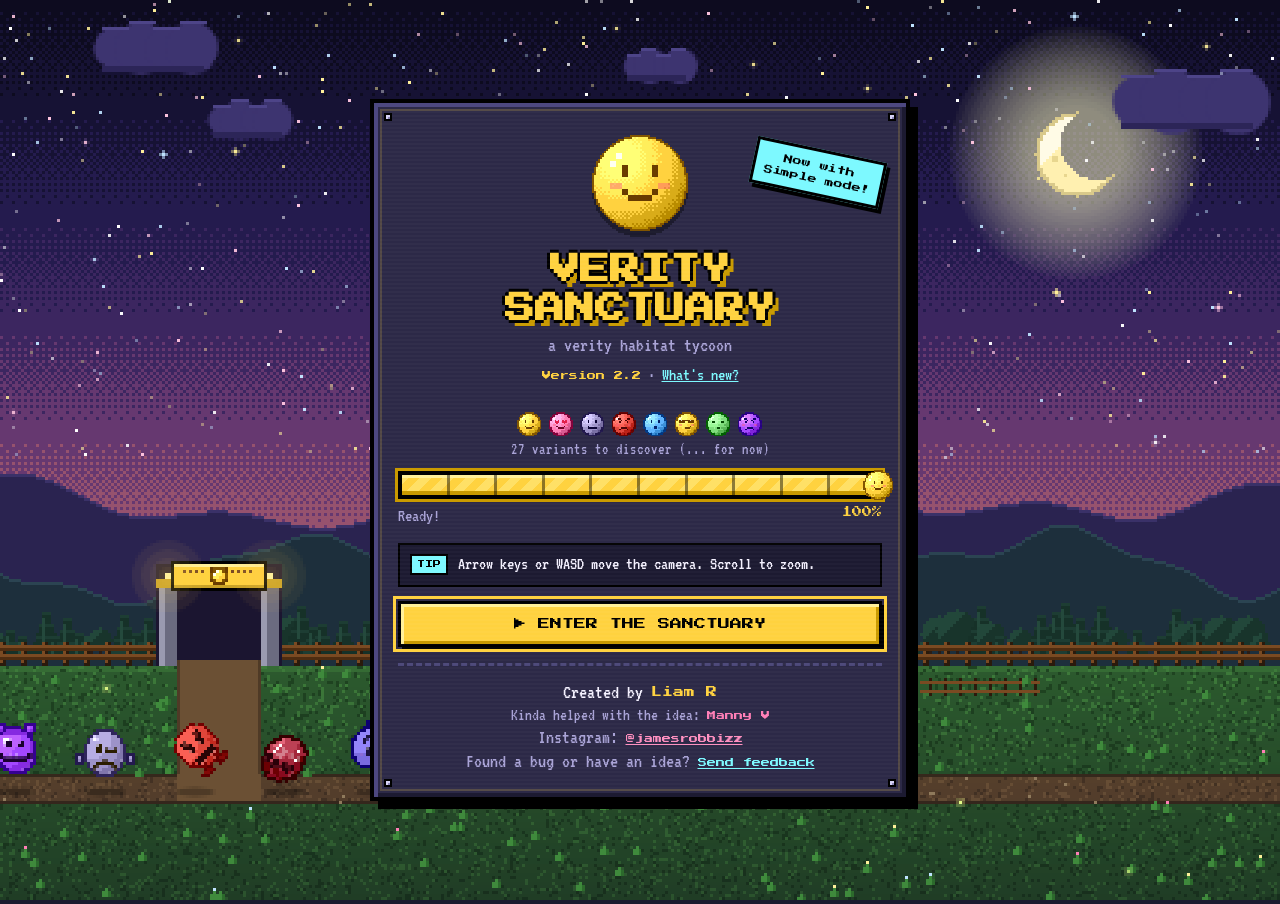
<file: versions/v2.2/index.html>
<!doctype html>
<html lang="en">
<head>
  <meta charset="utf-8">
  <meta name="viewport" content="width=device-width, initial-scale=1">
  <title>Verity Sanctuary</title>
  <link rel="preconnect" href="https://fonts.googleapis.com">
  <link href="https://fonts.googleapis.com/css2?family=Press+Start+2P&family=VT323&display=swap" rel="stylesheet">
  <link rel="stylesheet" href="style.css">
</head>
<body>
  <div id="loader" class="loader">
    <canvas id="loader-scene" class="loader-scene" aria-hidden="true"></canvas>
    <div class="loader-box">
      <i class="rivet tl"></i><i class="rivet tr"></i><i class="rivet bl"></i><i class="rivet br"></i>
      <canvas id="loader-verity" width="52" height="52"></canvas>
      <p class="loader-splash">Now with<br>Simple mode!</p>
      <h1 class="loader-title">VERITY<br>SANCTUARY</h1>
      <p class="loader-tag">a verity habitat tycoon</p>
      <p class="loader-version"><span id="loader-version">Version 2.0</span> · <button id="loader-notes" class="linkish" type="button">What's new?</button></p>
      <div class="loader-roster">
        <canvas id="loader-faces" width="168" height="26"></canvas>
        <span>27 variants to discover (... for now)</span>
      </div>
      <div class="loader-bar">
        <div class="loader-track">
          <div id="loader-fill" class="loader-fill"></div>
          <div class="loader-ticks"></div>
          <canvas id="loader-roller" class="loader-roller" width="24" height="24"></canvas>
        </div>
        <div class="loader-pct"><span id="loader-step">Hatching eggs...</span><span id="loader-num">0%</span></div>
      </div>
      <p class="loader-tip"><b>TIP</b><span id="loader-tip">In Pro mode you build at night, while the park is closed.</span></p>
      <button id="loader-start" class="big loader-start" hidden>▶ ENTER THE SANCTUARY</button>
      <div class="loader-credits">
        <p>Created by <b>Liam R</b></p>
        <p class="small-credit">Kinda helped with the idea: <b>Manny V</b></p>
        <p class="insta-credit">Instagram: <a href="https://www.instagram.com/jamesrobbizz/" target="_blank" rel="noopener">@jamesrobbizz</a></p>
        <p class="insta-credit">Found a bug or have an idea? <a class="feedback-link" href="https://forms.gle/N3EzvmrXTgRiWqSZ6" target="_blank" rel="noopener">Send feedback</a></p>
      </div>
    </div>
  </div>
  <script>
    // Loading screen: an animated night scene at the sanctuary, drawn before the game scripts load.
    (function () {
      function shade(hex, amt) {
        var n = parseInt(hex.slice(1), 16), f = function (v) { return Math.max(0, Math.min(255, Math.round(v + amt))); };
        return "rgb(" + f(n >> 16) + "," + f((n >> 8) & 255) + "," + f(n & 255) + ")";
      }
      var BAYER = [0, 8, 2, 10, 12, 4, 14, 6, 3, 11, 1, 9, 15, 7, 13, 5];
      function dith(x, y) { return (BAYER[(y & 3) * 4 + (x & 3)] + 0.5) / 16; }
      function rng(seed) { var s = seed >>> 0; return function () { s = (s * 1664525 + 1013904223) >>> 0; return s / 4294967296; }; }

      // ---- Verity faces (shaded spheres, features on an 8-radius grid) ----
      var FEATURES = {
        smile: [["i", -3, -3, 1, 2], ["i", 2, -3, 1, 2], ["i", -3, 1, 1, 1], ["i", -2, 2, 4, 1], ["i", 2, 1, 1, 1]],
        love: [["h", -4, -3, 1, 1], ["h", -2, -3, 1, 1], ["h", -4, -2, 3, 1], ["h", -3, -1, 1, 1], ["h", 1, -3, 1, 1], ["h", 3, -3, 1, 1], ["h", 1, -2, 3, 1], ["h", 2, -1, 1, 1], ["i", -2, 2, 4, 1], ["i", -3, 1, 1, 1], ["i", 2, 1, 1, 1]],
        shades: [["i", -5, -3, 4, 2], ["i", 1, -3, 4, 2], ["i", -1, -3, 2, 1], ["w", -4, -3, 1, 1], ["w", 2, -3, 1, 1], ["i", -1, 2, 3, 1], ["i", 2, 1, 1, 1]],
        angry: [["i", -4, -4, 2, 1], ["i", -2, -3, 1, 1], ["i", 2, -4, 2, 1], ["i", 1, -3, 1, 1], ["i", -3, -2, 1, 1], ["i", 2, -2, 1, 1], ["i", -2, 2, 4, 1], ["i", -3, 3, 1, 1], ["i", 2, 3, 1, 1]],
        wow: [["i", -3, -3, 1, 2], ["i", 2, -3, 1, 2], ["i", -1, 1, 2, 2]],
        sleepy: [["i", -4, -2, 2, 1], ["i", 2, -2, 2, 1], ["i", -1, 2, 2, 1]],
        lie: [["i", -3, -3, 1, 2], ["i", 2, -3, 1, 2], ["i", -3, 2, 6, 1], ["i", -3, 1, 1, 1]],
      };
      function face(color, kind, r, blush) {
        var S = 2 * r + 4, c = document.createElement("canvas"); c.width = c.height = S;
        var g = c.getContext("2d"), cx = S / 2, cy = S / 2;
        var hi = shade(color, 55), lit = shade(color, 28), base = shade(color, 0), dk = shade(color, -38), dk2 = shade(color, -70), line = shade(color, -125);
        for (var y = 0; y < S; y++) for (var x = 0; x < S; x++) {
          var nx = (x + 0.5 - cx) / r, ny = (y + 0.5 - cy) / r, d = nx * nx + ny * ny;
          if (d > 1) continue;
          var col;
          if (Math.sqrt(d) > 1 - 1.15 / r) col = line;
          else {
            var l = 1 - Math.hypot(nx + 0.42, ny + 0.5) / 1.75 + (dith(x, y) - 0.5) * 0.12;
            col = l > 0.72 ? hi : l > 0.55 ? lit : l > 0.33 ? base : l > 0.18 ? dk : dk2;
          }
          g.fillStyle = col; g.fillRect(x, y, 1, 1);
        }
        var s = Math.max(1, Math.round(r / 8)), ox = Math.round(cx), oy = Math.round(cy);
        if (blush) { g.fillStyle = "rgba(255,90,120,0.45)"; g.fillRect(ox - 5 * s, oy, 2 * s, s); g.fillRect(ox + 3 * s, oy, 2 * s, s); }
        (FEATURES[kind] || FEATURES.smile).forEach(function (f) {
          g.fillStyle = f[0] === "h" ? "#e0204a" : f[0] === "w" ? "rgba(255,255,255,0.8)" : shade(color, -150);
          g.fillRect(ox + f[1] * s, oy + f[2] * s, f[3] * s, f[4] * s);
        });
        g.fillStyle = "rgba(255,255,255,0.9)";
        g.fillRect(Math.round(cx - r * 0.5), Math.round(cy - r * 0.62), Math.max(1, s), Math.max(1, s));
        g.fillRect(Math.round(cx - r * 0.62), Math.round(cy - r * 0.45), Math.max(1, s), Math.max(1, s));
        return c;
      }
      var PARADE = [
        ["#ffd23f", "smile", 8, 1], ["#ff7eb6", "love", 8, 1], ["#9d93c9", "lie", 8, 0], ["#e0453a", "angry", 8, 0],
        ["#5fb4ff", "wow", 8, 1], ["#ffc21a", "smile", 11, 1], ["#7ddc7a", "sleepy", 8, 0], ["#ffd23f", "shades", 9, 0],
        ["#3fc9b0", "wow", 8, 0], ["#e64ad6", "smile", 8, 1], ["#a347ff", "angry", 9, 0], ["#fff27a", "wow", 8, 0],
        ["#2b4fd6", "sleepy", 9, 0], ["#c9b458", "lie", 8, 0],
      ].map(function (p) { return { spr: face(p[0], p[1], p[2], p[3]), r: p[2] }; });

      // logo, roller and roster
      function put(id, spr, x, y) { var c = document.getElementById(id), g = c.getContext("2d"); g.clearRect(0, 0, c.width, c.height); g.drawImage(spr, x, y); }
      put("loader-verity", face("#ffd23f", "smile", 24, 1), 0, 0);
      put("loader-roller", face("#ffd23f", "smile", 10, 1), 0, 0);
      var rosterSprites = PARADE.slice(0, 8).map(function (p, i) { return face(["#ffd23f", "#ff7eb6", "#9d93c9", "#e0453a", "#5fb4ff", "#ffd23f", "#7ddc7a", "#a347ff"][i], ["smile", "love", "lie", "angry", "wow", "shades", "sleepy", "angry"][i], 8, i % 2); });

      // ---- Scene ----
      var cv = document.getElementById("loader-scene"), g = cv.getContext("2d");
      var W = 0, H = 0, PX = 3, sky = null, land = null, stars = [], flies = [], clouds = [], groundY = 0, pathY = 0, lanterns = [];
      function layer() { var c = document.createElement("canvas"); c.width = W; c.height = H; return [c, c.getContext("2d")]; }
      function R(gg, col, x, y, w, h) { gg.fillStyle = col; gg.fillRect(Math.round(x), Math.round(y), Math.round(w), Math.round(h)); }
      function build() {
        PX = window.innerWidth < 640 ? 2 : 3;
        W = Math.ceil(window.innerWidth / PX); H = Math.ceil(window.innerHeight / PX);
        cv.width = W; cv.height = H;
        var horizon = Math.round(H * 0.6); groundY = Math.round(H * 0.74); pathY = Math.round(H * 0.87);
        var r = rng(1234);
        // sky with dithered bands, stars and moon
        var s = layer(); sky = s[0]; var sg = s[1];
        var SKY = [[13, 11, 31], [22, 18, 52], [36, 27, 78], [60, 38, 96], [102, 56, 112], [150, 82, 110]];
        for (var y = 0; y < groundY; y++) {
          var t = Math.min(0.999, y / horizon) * (SKY.length - 1), i = Math.floor(t), f = t - i;
          for (var x = 0; x < W; x++) {
            var c = SKY[f > dith(x, y) ? Math.min(SKY.length - 1, i + 1) : i];
            sg.fillStyle = "rgb(" + c[0] + "," + c[1] + "," + c[2] + ")"; sg.fillRect(x, y, 1, 1);
          }
        }
        stars = [];
        for (var k = 0; k < W * H / 260; k++) {
          var sx = Math.floor(r() * W), sy = Math.floor(r() * horizon * 0.85);
          stars.push({ x: sx, y: sy, p: r() * 6.28, big: r() < 0.12, col: ["#ffffff", "#fff09a", "#bfe3ff", "#ffc6e0"][Math.floor(r() * 4)] });
        }
        var mx = Math.round(W * 0.84), my = Math.round(H * 0.17), mr = Math.max(9, Math.round(H * 0.045));
        for (var gr = mr * 3; gr > mr; gr -= 2) { sg.globalAlpha = 0.05; sg.fillStyle = "#fff4c9"; sg.beginPath(); sg.arc(mx, my, gr, 0, 7); sg.fill(); }
        sg.globalAlpha = 1;
        for (y = -mr; y <= mr; y++) for (x = -mr; x <= mr; x++) {
          var d = x * x + y * y; if (d > mr * mr) continue;
          var cut = (x - mr * 0.45) * (x - mr * 0.45) + (y + mr * 0.25) * (y + mr * 0.25) < mr * mr * 0.72;
          if (cut) continue;
          sg.fillStyle = d > (mr - 1.2) * (mr - 1.2) ? "#d9c98a" : (x + y < -mr * 0.6 ? "#fffbe6" : "#fff0b0");
          sg.fillRect(mx + x, my + y, 1, 1);
        }
        R(sg, "#e8d68f", mx - mr * 0.6, my + mr * 0.1, 2, 2); R(sg, "#e8d68f", mx - mr * 0.3, my + mr * 0.5, 1, 1);

        // land: hills, trees, fence, gate, ground, path
        var l = layer(); land = l[0]; var lg = l[1];
        function hills(base, amp, freq, col, top, seed) {
          for (var x = 0; x < W; x++) {
            var hy = base - amp * (0.55 * Math.sin(x * freq + seed) + 0.3 * Math.sin(x * freq * 2.3 + seed * 2) + 0.15 * Math.sin(x * freq * 5.1 + seed));
            hy = Math.round(hy);
            R(lg, top, x, hy, 1, 1); R(lg, col, x, hy + 1, 1, groundY - hy);
          }
        }
        hills(horizon - 4, H * 0.07, 0.018, "#2a2350", "#3a3168", 1);
        hills(horizon + 8, H * 0.05, 0.03, "#1d2f3c", "#2b4452", 4);
        // tree line
        for (var x = 0; x < W; x += 3 + Math.floor(r() * 6)) {
          var th = 8 + Math.floor(r() * 12), tx = x, ty = groundY - 2;
          if (r() < 0.6) { // pine
            for (var j = 0; j < th; j++) { var half = Math.floor((j / th) * th * 0.32) + 1; R(lg, j % 4 === 0 ? "#1d3d33" : "#163128", tx - half, ty - th + j, half * 2 + 1, 1); }
            R(lg, "#24493c", tx - 1, ty - th + 2, 1, th * 0.5);
          } else { // round tree
            var rr = Math.round(th * 0.35);
            for (var yy = -rr; yy <= rr; yy++) for (var xx = -rr; xx <= rr; xx++) if (xx * xx + yy * yy <= rr * rr) R(lg, (xx + yy < -rr * 0.5) ? "#22473a" : "#18342b", tx + xx, ty - rr - 3 + yy, 1, 1);
            R(lg, "#2a1d16", tx, ty - 3, 1, 3);
          }
        }
        // ground
        for (y = groundY; y < H; y++) for (x = 0; x < W; x++) {
          var n = (Math.sin(x * 12.9898 + y * 78.233) * 43758.5453) % 1; n = n < 0 ? -n : n;
          var inPath = y >= pathY - 3 && y <= pathY + 6;
          var col2 = inPath ? (n > 0.85 ? "#7a5c3c" : n < 0.1 ? "#4f3a26" : "#654a30") : (n > 0.9 ? "#3d7a3a" : n < 0.12 ? "#1f4421" : (y - groundY < 2 ? "#356b34" : "#2c5a2e"));
          if (inPath && (y === pathY - 3 || y === pathY + 6)) col2 = "#3e2e1e";
          R(lg, col2, x, y, 1, 1);
        }
        // night darkening toward the bottom
        for (y = groundY; y < H; y++) { lg.globalAlpha = (y - groundY) / (H - groundY) * 0.35; R(lg, "#0a0816", 0, y, W, 1); }
        lg.globalAlpha = 1;
        // fence
        var fy = groundY - 1;
        for (x = 0; x < W; x++) { if (x % 7 === 0) { R(lg, "#2a1a0c", x, fy - 7, 2, 8); R(lg, "#7a4a22", x, fy - 7, 1, 7); } }
        R(lg, "#4e2c10", 0, fy - 5, W, 1); R(lg, "#4e2c10", 0, fy - 2, W, 1); R(lg, "#7a4a22", 0, fy - 6, W, 1); R(lg, "#7a4a22", 0, fy - 3, W, 1);
        // gate with sign and lanterns
        var gx = Math.round(W * 0.13), gw = 34, gh = 30;
        R(lg, "#1b1530", gx - 4, fy - gh - 3, gw + 8, gh + 4);
        R(lg, "#6b6b80", gx - 3, fy - gh + 4, 6, gh - 3); R(lg, "#9a9ab0", gx - 3, fy - gh + 4, 2, gh - 3);
        R(lg, "#6b6b80", gx + gw - 3, fy - gh + 4, 6, gh - 3); R(lg, "#9a9ab0", gx + gw - 3, fy - gh + 4, 2, gh - 3);
        R(lg, "#c9a227", gx - 4, fy - gh + 2, 8, 3); R(lg, "#c9a227", gx + gw - 4, fy - gh + 2, 8, 3);
        R(lg, "#000", gx + 1, fy - gh - 4, gw - 2, 10); R(lg, "#ffd23f", gx + 2, fy - gh - 3, gw - 4, 8); R(lg, "#fff09a", gx + 2, fy - gh - 3, gw - 4, 1); R(lg, "#c9a227", gx + 2, fy - gh + 4, gw - 4, 1);
        lg.drawImage(face("#ffd23f", "smile", 3, 0), gx + gw / 2 - 5, fy - gh - 4);
        for (k = 0; k < 4; k++) { R(lg, "#7a4a22", gx + 5 + k * 2, fy - gh - 1, 1, 1); R(lg, "#7a4a22", gx + gw - 7 - k * 2, fy - gh - 1, 1, 1); }
        var gatePath = function () { R(lg, "#6b5034", gx + 3, fy - 1, gw - 6, pathY + 6 - fy + 1); R(lg, "#4f3a26", gx + 3, fy - 1, 1, pathY - 3 - fy + 1); R(lg, "#4f3a26", gx + gw - 4, fy - 1, 1, pathY - 3 - fy + 1); };
        lanterns = [[gx, fy - gh + 1], [gx + gw, fy - gh + 1]];
        // a pen on the right with a bench and a lamp post
        var px0 = Math.round(W * 0.72);
        for (x = px0; x < px0 + 40; x++) if (x % 5 === 0) R(lg, "#2a1a0c", x, groundY + 4, 1, 6);
        R(lg, "#7a4a22", px0, groundY + 5, 40, 1); R(lg, "#7a4a22", px0, groundY + 8, 40, 1);
        var lpx = Math.round(W * 0.42);
        R(lg, "#1b1b24", lpx, groundY - 18, 2, 18 + 2); R(lg, "#3a3a4a", lpx - 2, groundY - 20, 6, 3);
        lanterns.push([lpx + 1, groundY - 18]);
        // pebbles and tufts
        for (k = 0; k < W / 3; k++) {
          var ex = Math.floor(r() * W), ey = groundY + 2 + Math.floor(r() * (H - groundY - 2));
          if (ey >= pathY - 3 && ey <= pathY + 6) { R(lg, "#8f7a5c", ex, ey, 1, 1); continue; }
          R(lg, "#3f8a3c", ex, ey, 1, 2); R(lg, "#3f8a3c", ex + 1, ey - 1, 1, 3); R(lg, "#2c6a2c", ex + 2, ey, 1, 2);
          if (r() < 0.15) R(lg, ["#ff7eb6", "#fff09a", "#bfe3ff"][Math.floor(r() * 3)], ex + 1, ey - 2, 1, 1);
        }
        gatePath();
        clouds = []; for (k = 0; k < 5; k++) clouds.push({ x: r() * W, y: 8 + r() * horizon * 0.45, w: 18 + r() * 26, v: 1.5 + r() * 2.5 });
        flies = []; for (k = 0; k < Math.max(10, W / 30); k++) flies.push({ x: r() * W, y: groundY - 20 + r() * (H - groundY + 10), p: r() * 6.28, s: 0.5 + r() });
      }
      function cloud(c) {
        var x0 = Math.round(c.x), y0 = Math.round(c.y), w = Math.round(c.w);
        for (var i = 0; i < 4; i++) {
          var cx = x0 + (i + 0.5) * w / 4, rr = w / 5 + (i % 2 ? 2 : 0);
          g.fillStyle = "#3d3470"; g.beginPath(); g.arc(Math.round(cx), y0, rr, 0, 7); g.fill();
        }
        g.fillStyle = "#4d4488"; for (i = 0; i < 4; i++) g.fillRect(Math.round(x0 + (i + 0.5) * w / 4 - w / 8), Math.round(y0 - w / 5 - (i % 2 ? 2 : 0)), Math.round(w / 4), 1);
        g.fillStyle = "#2c2558"; g.fillRect(x0, y0 + Math.round(w / 6), w, 2);
      }
      // once the game scripts are loaded, the parade uses every variant's real sprite
      var realParade = null;
      function buildRealParade() {
        var tricks = ["flip", "spin", "boing", "wiggle", "twirl"];
        realParade = VARIANT_KEYS.map(function (k, i) {
          var def = VARIANTS[k], seed = 7000 + i * 131;
          var ind = { id: -3000 - i, k: k, seed: seed, model: Math.floor(Math.random() * BODY_MODELS.length), size: 0, hue: 0, light: 0, mark: "none", acc: "none", trait: "chill", shiny: false };
          var chest = k === CHEST_KEY;
          var spr = buildVariantSprite(k, ind, false, chest);   // Boobity's chest is drawn live so it can jiggle
          var trick = k === "boobity" ? "shimmy" : def.move === "float" ? "float" : def.move === "glitch" ? "glitch" : def.move === "zoom" ? "dash" : def.move === "squash" ? "boing" : def.move === "jitter" ? "wiggle" : tricks[i % tricks.length];
          return { spr: spr, trick: trick, chest: chest ? { D: bodySize(k, ind), color: def.color } : null };
        });
        // shuffle so the line-up changes every visit
        for (var j = realParade.length - 1; j > 0; j--) { var q = Math.floor(Math.random() * (j + 1)), t = realParade[j]; realParade[j] = realParade[q]; realParade[q] = t; }
      }
      var shoot = null, last = performance.now(), T = 0;
      function frame(now) {
        if (!document.getElementById("loader-scene")) return;
        var dt = Math.min(0.1, (now - last) / 1000); last = now; T += dt;
        if (!sky) build();
        g.imageSmoothingEnabled = false;
        g.drawImage(sky, 0, 0);
        for (var i = 0; i < stars.length; i++) {
          var s = stars[i], b = 0.5 + 0.5 * Math.sin(T * 2 + s.p);
          g.globalAlpha = 0.35 + b * 0.65; g.fillStyle = s.col; g.fillRect(s.x, s.y, 1, 1);
          if (s.big && b > 0.7) { g.globalAlpha = (b - 0.7) * 2; g.fillRect(s.x - 1, s.y, 3, 1); g.fillRect(s.x, s.y - 1, 1, 3); }
        }
        g.globalAlpha = 1;
        if (!shoot && Math.random() < dt * 0.2) shoot = { x: W * (0.2 + Math.random() * 0.6), y: H * 0.05 + Math.random() * H * 0.15, t: 0 };
        if (shoot) {
          shoot.t += dt;
          for (var k = 0; k < 12; k++) { g.globalAlpha = (1 - k / 12) * Math.max(0, 1 - shoot.t); g.fillStyle = "#fffbe6"; g.fillRect(Math.round(shoot.x + shoot.t * 160 - k * 2), Math.round(shoot.y + shoot.t * 60 - k * 0.75), 1, 1); }
          g.globalAlpha = 1; if (shoot.t > 1) shoot = null;
        }
        for (i = 0; i < clouds.length; i++) { var c = clouds[i]; c.x += c.v * dt; if (c.x > W + 10) c.x = -c.w - 10; cloud(c); }
        g.drawImage(land, 0, 0);
        // lantern glow
        for (i = 0; i < lanterns.length; i++) {
          var L = lanterns[i], fl = 0.85 + 0.15 * Math.sin(T * 7 + i * 2) * Math.sin(T * 3.1 + i);
          for (var rr = 12; rr > 2; rr -= 3) { g.globalAlpha = 0.07 * fl; g.fillStyle = "#ffcf5a"; g.beginPath(); g.arc(L[0], L[1], rr, 0, 7); g.fill(); }
          g.globalAlpha = 1; g.fillStyle = "#fff09a"; g.fillRect(L[0] - 1, L[1] - 1, 2, 2);
        }
        // the variant parade: simple faces until the game has loaded, then every variant's
        // real sprite in a random body model, bouncing along with its own trick now and then
        if (!realParade && typeof buildVariantSprite === "function" && typeof VARIANT_KEYS !== "undefined") buildRealParade();
        var list = realParade || PARADE, gap = realParade ? 30 : 30, total = list.length * gap + W * 0.25, speed = 16;
        for (i = 0; i < list.length; i++) {
          var p = list[i], sw = p.spr.width, sh = p.spr.height;
          var x = ((T * speed + W * 0.55 - i * gap) % (W + total) + (W + total)) % (W + total) - sw - 6;
          var hopT = (T * 2.2 + i * 0.37) % 1, hop = Math.sin(hopT * Math.PI) * 6, sx = 1, sy = 1, rot = 0, dx = 0, alpha = 1;
          if (hopT < 0.08 || hopT > 0.94) { sx = 1.12; sy = 0.86; }                 // squash on landing
          else if (hopT < 0.25) { sx = 0.92; sy = 1.08; }                           // stretch on take-off
          var tr = p.trick ? (T * 0.22 + i * 0.137) % 1 : 1, pr = tr / 0.22;
          if (tr < 0.22) {
            switch (p.trick) {
              case "flip": hop = Math.sin(pr * Math.PI) * 18; rot = pr * Math.PI * 2; break;
              case "spin": sx = Math.cos(pr * Math.PI * 4); break;
              case "boing": hop = Math.sin(pr * Math.PI) * 22; sy = 1 + Math.sin(pr * Math.PI * 3) * 0.25; sx = 2 - sy; break;
              case "wiggle": rot = Math.sin(pr * Math.PI * 10) * 0.35; hop *= 0.4; break;
              case "dash": dx = Math.sin(pr * Math.PI) * 26; hop *= 0.3; break;
              case "float": hop = 6 + Math.sin(pr * Math.PI) * 12; rot = Math.sin(pr * Math.PI * 4) * 0.15; sx = sy = 1; break;
              case "glitch": dx = (Math.random() < 0.3 ? (Math.random() - 0.5) * 8 : 0); alpha = Math.random() < 0.2 ? 0.4 : 1; break;
              case "shimmy": dx = Math.sin(pr * Math.PI * 14) * 2; rot = Math.sin(pr * Math.PI * 14) * 0.12; hop *= 0.3; break;
              case "twirl": rot = -pr * Math.PI * 2; hop = Math.sin(pr * Math.PI) * 10; break;
            }
          } else if (p.trick === "float") { hop = 5 + Math.sin(T * 2 + i) * 2; sx = sy = 1; }
          x += dx;
          if (x < -50 || x > W + 50) continue;
          var footY = pathY + 3 + (realParade ? 3 : 0);   // real sprites have 3px of padding under the body
          g.globalAlpha = Math.max(0.08, 0.35 - hop * 0.012); g.fillStyle = "#000";
          g.beginPath(); g.ellipse(Math.round(x + sw / 2), pathY + 3, Math.max(2, sw * 0.35 - hop * 0.15), 1.5, 0, 0, 7); g.fill();
          g.globalAlpha = alpha;
          g.save();
          g.translate(Math.round(x + sw / 2), Math.round(footY - hop - sh / 2));
          if (rot) g.rotate(rot);
          g.scale(sx, sy);
          g.drawImage(p.spr, -Math.round(sw / 2), -Math.round(sh / 2));
          if (p.chest) {
            // the chest lags behind each hop and swings on its own: two springs, slightly out of step
            var shim = p.trick === "shimmy" && tr < 0.22 ? 1 : 0;
            var lag = (hopT - 0.18 + 1) % 1, bounce = Math.sin(lag * Math.PI * 2);
            var jy = Math.round(bounce * 2.5 + Math.sin(T * 30) * 1.5 * shim), jy2 = Math.round(Math.sin((lag - 0.06) * Math.PI * 2) * 2.5 + Math.sin(T * 30 + 1) * 1.5 * shim);
            var jx = Math.round(Math.sin(T * 9 + i) * 0.8 + Math.sin(T * 30) * 2 * shim);
            drawChest(g, -Math.round(sw / 2) + SPR_PAD_X, -Math.round(sh / 2) + SPR_PAD_T, p.chest.D, p.chest.color, 1, 1, [jx, jy, -jx, jy2]);
          }
          g.restore();
          g.globalAlpha = 1;
        }
        // fireflies
        for (i = 0; i < flies.length; i++) {
          var f = flies[i], fx = Math.round(f.x + Math.sin(T * f.s + f.p) * 10), fy = Math.round(f.y + Math.cos(T * f.s * 1.3 + f.p) * 5);
          var a = Math.max(0, Math.sin(T * 2.5 * f.s + f.p));
          g.globalAlpha = a * 0.25; g.fillStyle = "#e8ff8a"; g.fillRect(fx - 1, fy - 1, 3, 3);
          g.globalAlpha = a; g.fillRect(fx, fy, 1, 1);
        }
        g.globalAlpha = 1;
        // roster: the faces take turns bouncing
        var rc = document.getElementById("loader-faces");
        if (rc) {
          var rg = rc.getContext("2d"); rg.clearRect(0, 0, rc.width, rc.height);
          for (i = 0; i < rosterSprites.length; i++) {
            var b2 = Math.max(0, Math.sin(T * 4 - i * 0.6)); b2 = b2 > 0.6 ? (b2 - 0.6) * 10 : 0;
            rg.drawImage(rosterSprites[i], i * 21, 6 - Math.round(b2));
          }
        }
        requestAnimationFrame(frame);
      }
      window.addEventListener("resize", function () { sky = null; });
      requestAnimationFrame(frame);

      // progress (main.js finishes it once the game is ready) and rotating tips
      window.__loader = { pct: 0 };
      var steps = ["Hatching eggs...", "Polishing fences...", "Teaching Moggity to mog...", "Fitting Boobity's tank top...", "Mopping the Backrooms...", "Paving the parking lot..."];
      var tips = ["In Pro mode you build at night, while the park is closed.", "Arrow keys or WASD move the camera. Scroll to zoom.", "A bigger parking lot brings in more guests.", "Fuse two variants in the Lab to discover new ones.", "Simple mode lets you build at any time of day.", "Some variants love certain enclosure themes.", "Buy wild land to grow your sanctuary.", "He belongs to the Backrooms. Don't let him out."];
      var i = 0, tipI = 0;
      window.__loaderTimer = setInterval(function () {
        if (!document.getElementById("loader-fill")) return clearInterval(window.__loaderTimer);
        if (window.__loader.pct < 70) window.__loader.pct += 3;
        document.getElementById("loader-fill").style.width = window.__loader.pct + "%";
        document.getElementById("loader-roller").style.left = "calc(" + window.__loader.pct + "% - 18px)";
        document.getElementById("loader-num").textContent = Math.floor(window.__loader.pct) + "%";
        if (window.__loader.pct % 15 === 0) document.getElementById("loader-step").textContent = steps[i++ % steps.length];
      }, 60);
      var tipTimer = setInterval(function () {
        var el = document.getElementById("loader-tip");
        if (!el) return clearInterval(tipTimer);
        tipI = (tipI + 1) % tips.length; el.textContent = tips[tipI];
      }, 3200);
    })();
  </script>
  <header class="topbar">
    <div class="brand">
      <i class="ico logo" data-icon="logo"></i>
      <div>
        <h1>VERITY SANCTUARY</h1>
        <p class="tagline">a verity habitat tycoon <span class="ver" id="ver-tag">v2.0</span> <span class="ver mode-tag" id="mode-tag" hidden></span></p>
      </div>
      <div class="lvl-box" title="Park level: earn XP to unlock new items">
        <span class="lvl-badge" id="park-level">1</span>
        <div class="lvl-meta">
          <span class="label">PARK LEVEL</span>
          <div class="progress xp"><div id="xp-bar" class="progress-fill"></div></div>
          <span id="xp-text" class="xp-text"></span>
        </div>
      </div>
    </div>
    <div class="stats">
      <div class="stat coins"><i class="ico" data-icon="coin"></i><div><span class="label">COINS</span><span id="money" class="value">0</span></div></div>
      <div class="stat"><i class="ico" data-icon="rate"></i><div><span class="label">PER SEC</span><span id="rate" class="value">0</span></div></div>
      <div class="stat"><i class="ico" data-icon="visitor"></i><div><span class="label">VISITORS</span><span id="visitors" class="value">0</span></div></div>
      <div class="stat"><i class="ico" data-icon="heart"></i><div><span class="label">APPEAL</span><span id="appeal" class="value">0</span></div></div>
      <div class="stat"><i class="ico" data-icon="star"></i><div><span class="label">RATING</span><span id="stars" class="value stars"></span></div></div>
      <button id="notes-btn" class="icon-btn text-btn" title="Patch notes"><i class="ico" data-icon="scroll"></i><span>Patch notes</span></button>
      <a id="insta-btn" class="icon-btn text-btn insta-btn" href="https://www.instagram.com/jamesrobbizz/" target="_blank" rel="noopener" title="Follow @jamesrobbizz on Instagram"><i class="ico" data-icon="insta"></i><span>@jamesrobbizz</span></a>
      <a id="feedback-btn" class="icon-btn text-btn feedback-btn" href="https://forms.gle/N3EzvmrXTgRiWqSZ6" target="_blank" rel="noopener" title="Send feedback, suggestions or bug reports"><i class="ico" data-icon="info"></i><span>Feedback</span></a>
      <button id="sound-toggle" class="icon-btn" title="Toggle sound"><i class="ico" data-icon="sound"></i></button>
    </div>
  </header>

  <main class="layout">
    <section class="park">
      <div class="park-frame">
        <div class="park-title">
          <span class="world-info"><i class="ico" id="weather-ico" data-icon="sun"></i><span id="clock"></span><span id="weather-label"></span></span>
          <span id="park-info" class="park-info"></span>
          <button id="snapshot" class="mini" title="Download a picture of your park"><i class="ico" data-icon="camera"></i></button>
        </div>
        <div id="event-bar" class="event-bar" hidden>
          <span id="event-text"></span>
          <div class="event-timer"><div id="event-fill"></div></div>
        </div>
        <div id="hours-bar" class="hours-bar">
          <span id="hours-text"></span>
          <button id="hours-btn" class="mini-text"></button>
        </div>
        <div class="map-wrap">
          <canvas id="game" tabindex="0" aria-label="Park map. Arrow keys or WASD move the camera, plus and minus zoom."></canvas>
          <canvas id="minimap" width="144" height="96" title="Minimap: click or drag to jump"></canvas>
          <div class="map-controls">
            <button id="zoom-in" class="mini" title="Zoom in (+)">+</button>
            <span id="zoom-label">100%</span>
            <button id="zoom-out" class="mini" title="Zoom out (-)">&minus;</button>
            <button id="zoom-home" class="mini" title="Back to the gate">&#8962;</button>
          </div>
          <p class="map-help">Arrows/WASD or drag to move · scroll or +/- to zoom</p>
        </div>
      </div>
      <div class="hint-bar"><i class="ico" data-icon="info"></i><p id="hint" class="hint"></p></div>
      <div class="card goal-strip">
        <i class="ico" data-icon="trophy"></i>
        <div class="goal-text"><span class="label">GOAL</span><span id="goal-strip-text"></span></div>
        <div class="progress"><div id="goal-strip-bar" class="progress-fill"></div></div>
      </div>
    </section>

    <aside class="panel">
      <nav class="tabs">
        <button class="tab active" data-tab="park"><i class="ico" data-icon="hammer"></i><span>Park</span></button>
        <button class="tab" data-tab="lab"><i class="ico" data-icon="flask"></i><span>Lab</span></button>
        <button class="tab" data-tab="index"><i class="ico" data-icon="book"></i><span>Index</span></button>
        <button class="tab" data-tab="goals"><i class="ico" data-icon="trophy"></i><span>Goals</span></button>
        <button class="tab" data-tab="save"><i class="ico" data-icon="disk"></i><span>Save</span></button>
      </nav>

      <!-- PARK -->
      <div class="page" data-page="park">
        <div class="card">
          <h2><i class="ico" data-icon="hammer"></i>BUILD</h2>
          <div class="tools tool-grid">
            <button class="tool active" data-tool="inspect"><i class="ico" data-icon="inspect"></i><span>Inspect</span><small>click a variant</small></button>
            <button class="tool build-only" data-tool="path"><i class="ico" data-icon="path"></i><span>Path</span><small id="cost-path"></small></button>
            <button class="tool build-only" data-tool="enclosure"><i class="ico" data-icon="fence"></i><span>Enclosure</span><small id="cost-enclosure"></small></button>
            <button class="tool build-only" data-tool="bulldoze"><i class="ico" data-icon="shovel"></i><span>Bulldoze</span><small>50% refund</small></button>
          </div>
          <div id="build-options" class="build-options build-only" hidden></div>
          <p id="build-lock" class="build-lock" hidden>The park is open. Building, shops, decor and moving variants come back at 10 PM. The Lab, Incubator and care work all day.</p>
        </div>

        <div class="card build-only">
          <h2><i class="ico" data-icon="shop"></i>SHOPS &amp; DECOR</h2>
          <h3>Snack stands <span>visitors buy as they pass</span></h3>
          <div id="shop-stands" class="shop-grid"></div>
          <h3>Decorations <span>raise park appeal</span></h3>
          <div id="shop-decor" class="shop-grid"></div>
          <button id="obj-turn" class="wide" hidden>↻ Turn (R)</button>
          <p id="shop-more" class="small locked-note"></p>
        </div>

        <div class="card" id="request-card">
          <h2><i class="ico" data-icon="scroll"></i>VISITOR REQUEST</h2>
          <div id="request"></div>
        </div>

        <div class="card" id="feedback-card">
          <h2><i class="ico" data-icon="visitor"></i>GUEST FEEDBACK</h2>
          <div id="feedback"></div>
        </div>

        <div class="card">
          <h2><i class="ico" data-icon="egg"></i>INCUBATOR <small id="free-eggs"></small></h2>
          <button id="hatch" class="big"><i class="ico egg-ico" data-icon="egg"></i><span>Hatch Egg<small id="cost-egg"></small></span></button>
          <p class="small center">Mostly commons · 6% uncommon · 1% shiny</p>
          <div id="special-eggs" class="special-eggs"></div>
          <h3>Unplaced variants <span id="inv-count"></span></h3>
          <div id="inventory" class="inventory"></div>
        </div>

        <div class="card" id="bank-card">
          <h2><i class="ico" data-icon="coin"></i>GOLD PILE <small id="bank-level"></small></h2>
          <div id="bank"></div>
        </div>

        <div class="card" id="parking-card">
          <h2><i class="ico" data-icon="car"></i>PARKING LOT <small id="lot-level"></small></h2>
          <div id="parking"></div>
        </div>

        <div class="card" id="staff-card">
          <h2><i class="ico" data-icon="staff"></i>STAFF <small id="wages"></small></h2>
          <div id="staff"></div>
        </div>

        <div class="card" id="land-card" hidden>
          <h2><i class="ico" data-icon="tree"></i>LAND FOR SALE</h2>
          <div id="land"></div>
        </div>

        <div class="card" id="inspect-card" hidden>
          <h2><i class="ico" data-icon="fence"></i><span id="inspect-title">ENCLOSURE</span></h2>
          <div id="inspect"></div>
        </div>
      </div>

      <!-- LAB -->
      <div class="page" data-page="lab" hidden>
        <div class="card">
          <h2><i class="ico" data-icon="flask"></i>FUSION LAB <small id="lab-level"></small></h2>
          <div class="fuse-row">
            <button class="fuse-slot" data-slot="0"></button>
            <span class="fuse-plus">+</span>
            <button class="fuse-slot" data-slot="1"></button>
            <span class="fuse-plus">=</span>
            <div class="fuse-slot result" id="fuse-result"></div>
          </div>
          <div id="fuse-info" class="fuse-info"></div>
          <button id="fuse-btn" class="big"><i class="ico" data-icon="flask"></i><span>Fuse!<small id="fuse-cost"></small></span></button>
          <button id="lab-upgrade" class="wide"></button>
          <h3>Pick from unplaced variants</h3>
          <div id="lab-inventory" class="inventory"></div>
        </div>
        <div class="card">
          <h2><i class="ico" data-icon="book"></i>RECIPE BOOK <small id="recipe-count"></small></h2>
          <div id="recipes" class="recipes"></div>
        </div>
      </div>

      <!-- INDEX -->
      <div class="page" data-page="index" hidden>
        <div class="card">
          <h2><i class="ico" data-icon="book"></i>VARIANT INDEX <small id="index-count"></small></h2>
          <div class="progress"><div id="index-bar" class="progress-fill"></div></div>
          <div id="index-detail" class="index-detail"></div>
          <div id="index" class="index"></div>
        </div>
      </div>

      <!-- GOALS -->
      <div class="page" data-page="goals" hidden>
        <div class="card" id="prestige-card">
          <h2><i class="ico" data-icon="shard"></i>NEW SANCTUARY <small id="shards"></small></h2>
          <div id="prestige"></div>
        </div>
        <div class="card">
          <h2><i class="ico" data-icon="star"></i>PARK LEVEL <small id="level-small"></small></h2>
          <div id="level-info"></div>
        </div>
        <div class="card">
          <h2><i class="ico" data-icon="trophy"></i>CURRENT GOAL <small id="goal-count"></small></h2>
          <div id="goal"></div>
        </div>
        <div class="card">
          <h2><i class="ico" data-icon="star"></i>ACHIEVEMENTS <small id="ach-count"></small></h2>
          <p class="small">Each achievement gives +2% income forever.</p>
          <div id="achievements" class="achievements"></div>
        </div>
      </div>

      <!-- SAVE -->
      <div class="page" data-page="save" hidden>
        <div class="card">
          <h2><i class="ico" data-icon="disk"></i>SAVE</h2>
          <p class="small" id="save-status">Autosaves every 10s.</p>
          <div class="tools">
            <button id="save-now">Save now</button>
            <button id="export">Export</button>
            <button id="import">Import</button>
            <button id="reset" class="danger">Reset</button>
          </div>
          <p class="small" id="mode-note"></p>
        </div>
        <div class="card">
          <h2><i class="ico" data-icon="sound"></i>SETTINGS</h2>
          <label class="check"><input type="checkbox" id="set-muted"> Mute everything</label>
          <label class="check"><input type="checkbox" id="set-sound"> Sound effects</label>
          <label class="check"><input type="checkbox" id="set-coin"> Coin sounds</label>
          <label class="range">Sound volume <input type="range" id="set-sfxvol" min="0" max="1" step="0.05"></label>
          <label class="check"><input type="checkbox" id="set-music"> Music</label>
          <label class="range">Music volume <input type="range" id="set-musicvol" min="0" max="1" step="0.05"></label>
          <label class="check"><input type="checkbox" id="set-effects"> Weather &amp; night effects</label>
          <label class="check"><input type="checkbox" id="set-shake"> Screen shake on rare hatches</label>
          <label class="check"><input type="checkbox" id="set-hovertips"> Explain things when I hover over them</label>
          <label class="check"><input type="checkbox" id="set-feedback"> Feedback reminders (every 10 min)</label>
          <button id="admin-btn" class="wide"><i class="ico" data-icon="staff"></i> Admin panel</button>
          <button id="tut-replay" class="wide"><i class="ico" data-icon="info"></i> Replay a tutorial</button>
          <button id="snapshot2" class="wide"><i class="ico" data-icon="camera"></i> Download park snapshot</button>
        </div>
        <div class="card">
          <h2><i class="ico" data-icon="scroll"></i>PATCH NOTES <small>v<span id="ver-small"></span></small></h2>
          <div id="notes-card"></div>
        </div>
        <div class="card">
          <h2><i class="ico" data-icon="star"></i>CREDITS</h2>
          <p class="credit-line">Created by <b>Liam R</b></p>
          <p class="credit-line">Kinda helped with the idea: <b>Manny V</b></p>
          <p class="small">A fan game inspired by the Verity meme. Not affiliated with its creators.</p>
          <p class="small"><a class="archive-link" href="../index.html">Play older versions</a></p>
          <a class="wide feedback-wide" href="https://forms.gle/N3EzvmrXTgRiWqSZ6" target="_blank" rel="noopener">Send feedback, suggestions or a bug report</a>
        </div>
      </div>
    </aside>
  </main>

  <div id="toasts" class="toasts"></div>

  <!-- Tutorial guide -->
  <div id="tutorial" class="tutorial" role="dialog" aria-labelledby="tut-title" aria-live="polite" hidden>
    <div class="tut-head">
      <i class="ico" data-icon="logo"></i>
      <span id="tut-step" class="tut-step"></span>
      <button id="tut-skip" class="linkish" type="button">Skip tutorial</button>
    </div>
    <h3 id="tut-title"></h3>
    <p id="tut-text"></p>
    <p id="tut-task" class="tut-task" hidden><b>TRY IT</b><span id="tut-task-text"></span><em>DONE!</em></p>
    <div class="tut-nav">
      <button id="tut-back" type="button">Back</button>
      <button id="tut-next" class="primary" type="button">Next</button>
    </div>
  </div>

  <!-- Hatch / fusion animation -->
  <div id="fx-overlay" class="overlay" hidden>
    <div class="fx-box">
      <canvas id="fx-canvas" width="160" height="120"></canvas>
      <div id="fx-title" class="fx-title"></div>
      <div id="fx-sub" class="fx-sub"></div>
      <div class="tools center">
        <button id="fx-inspect" hidden>Inspect</button>
        <button id="fx-ok" class="primary">Nice!</button>
      </div>
    </div>
  </div>

  <!-- Close-up variant card -->
  <dialog id="card-dialog" class="card-dialog">
    <div class="vc">
      <div class="vc-art">
        <canvas id="card-canvas" width="96" height="96"></canvas>
        <div id="card-badges" class="vc-badges"></div>
      </div>
      <div class="vc-info">
        <h2 id="card-name"></h2>
        <p id="card-species" class="vc-species"></p>
        <div class="vc-level"><span id="card-level"></span><div class="progress"><div id="card-xp" class="progress-fill"></div></div></div>
        <div id="card-care"></div>
        <div id="card-stats" class="vc-stats"></div>
        <p id="card-ability" class="vc-ability"></p>
        <p id="card-desc" class="vc-desc"></p>
      </div>
    </div>
    <div class="tools vc-actions">
      <button id="card-pet" class="primary">Pet</button>
      <button id="card-feed">Feed (3c)</button>
      <button id="card-rename">Rename</button>
      <button id="card-move"></button>
      <button id="card-release" class="danger"></button>
      <button id="card-close">Close</button>
    </div>
  </dialog>

  <dialog id="tour-dialog" class="mode-dialog">
    <h2>TAKE A TOUR?</h2>
    <p class="small">Pick a tour. You can replay either one any time from the Save tab.</p>
    <div id="tour-options" class="mode-options"></div>
    <div class="tools ask-actions"><button id="tour-skip" type="button">Skip for now</button></div>
  </dialog>

  <dialog id="mode-dialog" class="mode-dialog">
    <h2>CHOOSE YOUR MODE</h2>
    <p class="small">You can't switch later. Resetting your park lets you choose again.</p>
    <div id="mode-options" class="mode-options"></div>
  </dialog>

  <dialog id="day-dialog" class="day-dialog">
    <form method="dialog">
      <h2 id="day-title">DAY REPORT</h2>
      <div id="day-report"></div>
      <div class="tools ask-actions"><button value="ok" class="primary">Start the night shift</button></div>
    </form>
  </dialog>

  <dialog id="notes-dialog" class="notes-dialog">
    <form method="dialog">
      <h2>WHAT'S NEW</h2>
      <div id="notes"></div>
      <div class="tools ask-actions"><button value="ok" class="primary">Let's go!</button></div>
    </form>
  </dialog>

  <dialog id="ask-dialog" class="ask-dialog">
    <form method="dialog">
      <h2 id="ask-title"></h2>
      <p id="ask-text" class="ask-text"></p>
      <input id="ask-input" maxlength="16" autocomplete="off" hidden>
      <div class="tools ask-actions">
        <button id="ask-ok" value="ok" class="primary">OK</button>
        <button id="ask-cancel" value="cancel">Cancel</button>
      </div>
    </form>
  </dialog>

  <dialog id="admin-dialog" class="admin-dialog">
    <form method="dialog">
      <h2>ADMIN PANEL</h2>
      <div id="admin-body"></div>
      <div class="tools"><button class="primary" value="close">Close</button></div>
    </form>
  </dialog>

  <dialog id="snap-dialog" class="snap-dialog">
    <form method="dialog">
      <h2>PARK SNAPSHOT</h2>
      <img id="snap-img" alt="A picture of your park">
      <p class="small">Right-click (or long-press on a phone) the picture to save or share it.</p>
      <div class="tools"><button value="close" class="primary">Close</button></div>
    </form>
  </dialog>

  <dialog id="save-dialog">
    <form method="dialog">
      <h2 id="save-dialog-title">EXPORT SAVE</h2>
      <p class="small" id="save-dialog-help"></p>
      <textarea id="save-code" rows="6" spellcheck="false"></textarea>
      <div class="tools">
        <button id="save-dialog-ok" value="ok">OK</button>
        <button value="cancel">Close</button>
      </div>
    </form>
  </dialog>

  <script src="js/data.js"></script>
  <script src="js/sprites.js"></script>
  <script src="js/audio.js"></script>
  <script src="js/game.js"></script>
  <script src="js/world.js"></script>
  <script src="js/city.js"></script>
  <script src="js/systems.js"></script>
  <script src="js/admin.js"></script>
  <script src="js/tutorial.js"></script>
  <script src="js/help.js"></script>
  <script src="js/main.js"></script>
</body>
</html>
</file>
<file: style.css>
:root {
  color-scheme: dark;
  --bg: #1b1a2e;
  --bg-2: #22203a;
  --panel: #2c2947;
  --panel-2: #3a3661;
  --panel-hi: #4d4880;
  --panel-lo: #1c1a31;
  --line: #4b4778;
  --text: #f4f1ff;
  --muted: #a9a3d6;
  --yellow: #ffd23f;
  --yellow-hi: #fff09a;
  --yellow-lo: #c99a00;
  --danger: #ff5c7a;
  --wood: #7a4a22;
  --wood-hi: #a8703c;
  --wood-lo: #4e2c10;
}

* { box-sizing: border-box; }

body {
  margin: 0;
  color: var(--text);
  font-family: "VT323", monospace;
  font-size: 20px;
  min-height: 100vh;
  background-color: var(--bg);
  background-image:
    radial-gradient(circle at 20% 0%, rgba(255, 210, 63, 0.08), transparent 45%),
    linear-gradient(45deg, var(--bg-2) 25%, transparent 25%, transparent 75%, var(--bg-2) 75%),
    linear-gradient(45deg, var(--bg-2) 25%, transparent 25%, transparent 75%, var(--bg-2) 75%);
  background-size: auto, 16px 16px, 16px 16px;
  background-position: 0 0, 0 0, 8px 8px;
}

h1, h2, h3, button, .stat, .park-title {
  font-family: "Press Start 2P", monospace;
}

/* ---------- Pixel icons ---------- */
.ico {
  display: inline-block;
  width: 20px;
  height: 20px;
  flex-shrink: 0;
  background-size: contain;
  background-repeat: no-repeat;
  background-position: center;
  image-rendering: pixelated;
  vertical-align: middle;
}
.ico.logo { width: 44px; height: 44px; animation: bob 1.6s ease-in-out infinite; }
@keyframes bob { 50% { transform: translateY(-3px); } }

/* ---------- Top bar ---------- */
.topbar {
  display: flex;
  flex-wrap: wrap;
  gap: 12px 20px;
  align-items: center;
  justify-content: space-between;
  padding: 12px 20px;
  background:
    repeating-linear-gradient(90deg, transparent 0 30px, rgba(255, 255, 255, 0.02) 30px 32px),
    linear-gradient(#17162b, #100f20);
  border-bottom: 4px solid #000;
  box-shadow: inset 0 -4px 0 var(--yellow), 0 4px 0 rgba(0, 0, 0, 0.4);
  padding-bottom: 16px;
}

.brand { display: flex; align-items: center; gap: 12px; }
.topbar h1 {
  margin: 0;
  font-size: 18px;
  color: var(--yellow);
  text-shadow: 2px 0 0 #000, -2px 0 0 #000, 0 2px 0 #000, 0 -2px 0 #000, 4px 4px 0 var(--yellow-lo);
  letter-spacing: 1px;
}
.tagline { margin: 4px 0 0; color: var(--muted); font-size: 18px; }

.stats { display: flex; gap: 8px; flex-wrap: wrap; }
.stat {
  display: flex;
  align-items: center;
  gap: 8px;
  padding: 6px 12px 6px 8px;
  background: var(--panel-lo);
  border: 3px solid #000;
  box-shadow: inset 2px 2px 0 var(--panel-2), inset -2px -2px 0 #0c0b18;
  min-width: 108px;
}
.stat > div { display: flex; flex-direction: column; gap: 4px; }
.stat .label { font-size: 7px; color: var(--muted); }
.stat .value { font-size: 12px; color: var(--yellow); }
.stat .ico { width: 24px; height: 24px; }
.stat.coins .value { color: var(--yellow-hi); }
.stat .value.bump { animation: bump 0.25s ease-out; }
@keyframes bump { 50% { transform: scale(1.15); } }

/* ---------- Layout ---------- */
.layout {
  display: flex;
  gap: 18px;
  padding: 18px;
  align-items: flex-start;
}

.park { flex: 1; min-width: 0; }

.park-frame {
  padding: 8px;
  background: var(--wood);
  border: 4px solid #000;
  box-shadow:
    inset 3px 3px 0 var(--wood-hi),
    inset -3px -3px 0 var(--wood-lo),
    6px 6px 0 rgba(0, 0, 0, 0.6);
  background-image: repeating-linear-gradient(0deg, transparent 0 6px, rgba(0, 0, 0, 0.12) 6px 7px);
}
.park-title {
  display: flex;
  justify-content: space-between;
  gap: 8px;
  font-size: 9px;
  color: #ffe9c4;
  text-shadow: 2px 2px 0 var(--wood-lo);
  padding: 2px 4px 8px;
}
.park-info { color: #ffe9c4; opacity: 0.85; }

#game {
  display: block;
  width: 100%;
  height: clamp(360px, 64vh, 760px);
  image-rendering: pixelated;
  image-rendering: crisp-edges;
  border: 3px solid #000;
  background: #3f8a3a;
  touch-action: none;
  cursor: crosshair;
}

.hint-bar {
  display: flex;
  align-items: center;
  gap: 10px;
  margin-top: 12px;
  padding: 8px 12px;
  background: var(--panel-lo);
  border: 3px solid #000;
  box-shadow: inset 2px 2px 0 var(--panel-2), 4px 4px 0 rgba(0, 0, 0, 0.5);
}
.hint { color: var(--text); margin: 0; min-height: 1.2em; }
.hint-bar { cursor: pointer; }
.tip-tag {
  display: inline-block; margin-right: 8px; padding: 2px 4px; vertical-align: 2px;
  font-family: "Press Start 2P", monospace; font-size: 7px; font-weight: normal; color: #000; background: #7df9ff; border: 2px solid #000;
}
.hint.tip-in { animation: tip-in 0.4s ease-out; }
@keyframes tip-in { from { opacity: 0; transform: translateY(3px); } to { opacity: 1; transform: none; } }
@media (prefers-reduced-motion: reduce) { .hint.tip-in { animation: none; } }
/* hover explanations */
.tooltip {
  position: fixed; z-index: 1000; max-width: 280px; padding: 6px 9px; pointer-events: none;
  font-size: 17px; line-height: 1.1; color: var(--text); background: var(--panel-lo);
  border: 3px solid #000; box-shadow: inset 2px 2px 0 var(--panel-2), 4px 4px 0 rgba(0, 0, 0, 0.5);
}
.tooltip b { display: block; margin-bottom: 3px; font-family: "Press Start 2P", monospace; font-size: 8px; font-weight: normal; color: var(--yellow); }
.tooltip span { display: block; }

/* ---------- Side panel ---------- */
.panel {
  width: 350px;
  flex-shrink: 0;
  display: flex;
  flex-direction: column;
  gap: 14px;
}

.card {
  background: var(--panel);
  background-image: linear-gradient(rgba(255, 255, 255, 0.03) 1px, transparent 1px);
  background-size: 100% 4px;
  border: 3px solid #000;
  box-shadow:
    inset 3px 3px 0 var(--panel-hi),
    inset -3px -3px 0 var(--panel-lo),
    5px 5px 0 rgba(0, 0, 0, 0.6);
  padding: 0 12px 12px;
}

.card h2 {
  display: flex;
  align-items: center;
  gap: 8px;
  font-size: 10px;
  margin: 0 -12px 12px;
  padding: 9px 12px;
  color: #1b1400;
  background:
    repeating-linear-gradient(-45deg, transparent 0 6px, rgba(0, 0, 0, 0.07) 6px 12px),
    var(--yellow);
  border-bottom: 3px solid #000;
  box-shadow: inset 3px 3px 0 var(--yellow-hi), inset -3px -3px 0 var(--yellow-lo);
}
.card h2 small { margin-left: auto; color: #3a2a00; font-size: 9px; }
/* collapsible cards: click the header to fold one away */
.page > .card > h2 { cursor: pointer; user-select: none; }
.page > .card > h2::after { content: "\25BE"; margin-left: 8px; font-family: "VT323", monospace; font-size: 22px; line-height: 0; color: #3a2a00; }
.page > .card > h2:not(:has(small))::after { margin-left: auto; }
.page > .card.collapsed > h2::after { content: "\25B8"; }
.page > .card > h2:focus-visible { outline: 3px solid #7df9ff; outline-offset: -3px; }
.page > .card.collapsed { padding-bottom: 0; }
.page > .card.collapsed > h2 { margin-bottom: 0; border-bottom: none; }
.page > .card.collapsed > :not(h2) { display: none !important; }
.card h3 { font-size: 8px; margin: 14px 0 8px; color: var(--muted); display: flex; justify-content: space-between; }
.small { font-size: 18px; color: var(--muted); margin: 0 0 8px; }

.progress {
  height: 12px;
  margin-bottom: 10px;
  background: var(--panel-lo);
  border: 2px solid #000;
}
.progress-fill {
  height: 100%;
  width: 0;
  background: repeating-linear-gradient(90deg, var(--yellow) 0 6px, var(--yellow-lo) 6px 8px);
  transition: width 0.4s;
}

/* ---------- Buttons ---------- */
.tools { display: flex; flex-wrap: wrap; gap: 8px; }
.tool-grid { display: grid; grid-template-columns: 1fr 1fr; }

button {
  font-size: 9px;
  line-height: 1.4;
  color: var(--text);
  background: var(--panel-2);
  border: 3px solid #000;
  box-shadow: inset 2px 2px 0 var(--panel-hi), inset -2px -2px 0 var(--panel-lo), 3px 3px 0 #000;
  padding: 8px 10px;
  cursor: pointer;
}
button small { display: block; font-size: 7px; color: var(--yellow); margin-top: 4px; }
button:hover:not(:disabled) { background: var(--panel-hi); }
button:active:not(:disabled) { transform: translate(2px, 2px); box-shadow: inset 2px 2px 0 var(--panel-lo), 1px 1px 0 #000; }
button:disabled { opacity: 0.45; cursor: not-allowed; filter: grayscale(0.6); }

button.tool {
  display: grid;
  grid-template-columns: auto 1fr;
  grid-template-rows: auto auto;
  align-items: center;
  column-gap: 8px;
  text-align: left;
  padding: 8px;
}
button.tool .ico { grid-row: 1 / 3; width: 24px; height: 24px; }
button.tool small { margin-top: 2px; }
button.tool.active {
  background: var(--yellow);
  color: #000;
  box-shadow: inset 2px 2px 0 var(--yellow-hi), inset -2px -2px 0 var(--yellow-lo), 3px 3px 0 #000;
}
button.tool.active small { color: #3a2a00; }

button.big {
  display: flex;
  align-items: center;
  justify-content: center;
  gap: 12px;
  width: 100%;
  padding: 12px;
  background: var(--yellow);
  color: #000;
  font-size: 12px;
  box-shadow: inset 3px 3px 0 var(--yellow-hi), inset -3px -3px 0 var(--yellow-lo), 4px 4px 0 #000;
}
button.big:hover:not(:disabled) { background: #ffdc66; }
button.big small { color: #3a2a00; font-size: 8px; }
button.big .egg-ico { width: 32px; height: 32px; }
button.big:not(:disabled) .egg-ico { animation: wobble 1.4s ease-in-out infinite; }
@keyframes wobble { 0%, 60%, 100% { transform: rotate(0); } 70% { transform: rotate(-12deg); } 80% { transform: rotate(10deg); } 90% { transform: rotate(-6deg); } }
button.danger { background: #6a2438; box-shadow: inset 2px 2px 0 #9a3a55, inset -2px -2px 0 #3a1220, 3px 3px 0 #000; }

/* ---------- Slots ---------- */
.inventory, .index {
  display: grid;
  grid-template-columns: repeat(auto-fill, minmax(58px, 1fr));
  gap: 6px;
}

.slot {
  --rc: #c9c5e8;
  position: relative;
  display: flex;
  flex-direction: column;
  align-items: center;
  gap: 3px;
  padding: 6px 2px 5px;
  background: radial-gradient(circle at 50% 35%, color-mix(in srgb, var(--rc) 22%, transparent), transparent 70%), var(--panel-lo);
  border: 2px solid #000;
  box-shadow: inset 0 0 0 2px color-mix(in srgb, var(--rc) 55%, transparent);
  font-size: 15px;
  text-align: center;
  line-height: 1;
}
.slot.locked { background: var(--panel-lo); box-shadow: inset 0 0 0 2px #2a2745; color: var(--muted); }
button.slot { font-family: "VT323", monospace; font-size: 15px; color: var(--text); }
button.slot:hover { background: radial-gradient(circle at 50% 35%, color-mix(in srgb, var(--rc) 40%, transparent), transparent 70%), var(--panel-2); }
button.slot.selected { background: var(--yellow); color: #000; box-shadow: inset 0 0 0 2px var(--yellow-hi); }
.slot canvas { width: 36px; height: 36px; image-rendering: pixelated; }
.slot .rar { font-size: 12px; }
.slot .new {
  position: absolute;
  top: -6px;
  right: -4px;
  font-family: "Press Start 2P", monospace;
  font-size: 6px;
  padding: 2px 3px;
  background: var(--danger);
  color: #fff;
  border: 2px solid #000;
}
.empty {
  color: var(--muted);
  font-size: 18px;
  margin: 0;
  grid-column: 1 / -1;
  padding: 10px;
  border: 2px dashed var(--line);
  text-align: center;
}

/* ---------- Enclosure inspector ---------- */
.enc-stats { display: grid; grid-template-columns: 1fr 1fr; gap: 6px; margin-bottom: 10px; }
.enc-stat {
  background: var(--panel-lo);
  border: 2px solid #000;
  padding: 6px 8px;
  font-size: 18px;
}
.enc-stat b { display: block; font-family: "Press Start 2P", monospace; font-size: 10px; color: var(--yellow); margin-top: 4px; font-weight: normal; }
.enc-row {
  display: flex;
  align-items: center;
  gap: 8px;
  padding: 6px;
  margin-bottom: 4px;
  background: var(--panel-lo);
  border: 2px solid #000;
}
.enc-row canvas { width: 32px; height: 32px; image-rendering: pixelated; }
.enc-row span { flex: 1; }
.enc-row span em { display: block; font-style: normal; font-size: 15px; }
.enc-row button { padding: 6px 8px; font-size: 8px; }
.warn { color: var(--danger); font-size: 18px; margin: 8px 0 0; }

/* ---------- Toasts ---------- */
.toasts {
  position: fixed;
  left: 50%;
  bottom: 20px;
  transform: translateX(-50%);
  display: flex;
  flex-direction: column;
  gap: 8px;
  z-index: 10;
  pointer-events: none;
  width: min(440px, calc(100vw - 32px));
}
.toast {
  display: flex;
  align-items: center;
  gap: 10px;
  background: #121124;
  border: 3px solid #000;
  box-shadow: inset 0 0 0 3px var(--yellow), 5px 5px 0 rgba(0, 0, 0, 0.6);
  padding: 12px 14px;
  font-size: 20px;
  animation: pop 0.25s ease-out;
}
.toast canvas { width: 32px; height: 32px; image-rendering: pixelated; flex-shrink: 0; }
.toast.out { opacity: 0; transform: translateY(8px); transition: opacity 0.3s, transform 0.3s; }
@keyframes pop { from { transform: scale(0.8); opacity: 0; } to { transform: scale(1); opacity: 1; } }

/* ---------- Dialog ---------- */
dialog {
  background: var(--panel);
  color: var(--text);
  border: 4px solid #000;
  box-shadow: inset 3px 3px 0 var(--panel-hi), inset -3px -3px 0 var(--panel-lo), 6px 6px 0 #000;
  width: min(480px, calc(100vw - 32px));
}
dialog::backdrop { background: rgba(0, 0, 0, 0.6); }
dialog h2 { font-family: "Press Start 2P", monospace; font-size: 12px; color: var(--yellow); }
dialog textarea {
  width: 100%;
  font-family: monospace;
  font-size: 12px;
  background: #121124;
  color: var(--text);
  border: 2px solid #000;
  margin-bottom: 10px;
}

@media (max-width: 900px) {
  .layout { flex-direction: column; align-items: stretch; padding: 16px; }
  .park { width: 100%; }
  .panel { width: 100%; }
  .topbar { padding: 12px 16px 16px; }
  .topbar h1 { font-size: 13px; }
  .stats { display: grid; grid-template-columns: 1fr 1fr; width: 100%; }
  .stat { min-width: 0; }
}

/* ---------- Tabs ---------- */
.tabs { display: grid; grid-template-columns: repeat(5, 1fr); gap: 4px; }
.tab {
  display: flex; flex-direction: column; align-items: center; gap: 4px;
  padding: 8px 2px; font-size: 7px;
}
.tab .ico { width: 22px; height: 22px; }
.tab.active {
  background: var(--yellow); color: #000;
  box-shadow: inset 2px 2px 0 var(--yellow-hi), inset -2px -2px 0 var(--yellow-lo), 3px 3px 0 #000;
}
.tab .dot { width: 6px; height: 6px; background: var(--danger); border: 1px solid #000; }
.page { display: flex; flex-direction: column; gap: 14px; }
.page[hidden] { display: none; }
.center { text-align: center; justify-content: center; }
.card h3 span { color: var(--muted); font-family: "VT323", monospace; font-size: 15px; }
.icon-btn { padding: 6px; align-self: center; }
.icon-btn .ico { width: 24px; height: 24px; }
.icon-btn.muted { opacity: 0.5; }
.stars { letter-spacing: 1px; }
.stars .off { color: #4b4778; }

/* ---------- Shop ---------- */
.shop-grid { display: grid; grid-template-columns: repeat(auto-fill, minmax(96px, 1fr)); gap: 6px; }
.shop-item {
  display: grid; grid-template-columns: auto 1fr; align-items: center; gap: 6px;
  padding: 6px; text-align: left; font-size: 7px;
}
.shop-item canvas { width: 32px; height: 40px; image-rendering: pixelated; grid-row: 1 / 3; }
.shop-item small { margin-top: 0; }
.shop-item.active { background: var(--yellow); color: #000; box-shadow: inset 2px 2px 0 var(--yellow-hi), inset -2px -2px 0 var(--yellow-lo), 3px 3px 0 #000; }
.shop-item.active small { color: #3a2a00; }
.shop-item.poor small { color: var(--danger); }

/* ---------- Slots extras ---------- */
.slot .zoom {
  position: absolute; top: 2px; left: 2px; width: 14px; height: 14px;
  background-size: contain; image-rendering: pixelated; cursor: zoom-in; opacity: 0.85;
}
.slot .shiny-tag { position: absolute; top: 2px; right: 3px; color: #fff09a; font-size: 14px; text-shadow: 1px 1px 0 #000; }
.slot .lvl { font-size: 12px; color: var(--muted); }
button.slot.picked { outline: 3px solid var(--yellow); outline-offset: -3px; }

/* ---------- Lab ---------- */
.fuse-row { display: flex; align-items: center; justify-content: space-between; gap: 4px; margin-bottom: 10px; }
.fuse-slot {
  width: 74px; height: 86px; display: flex; flex-direction: column; align-items: center; justify-content: center; gap: 4px;
  background: var(--panel-lo); border: 3px dashed var(--line); box-shadow: none; padding: 4px;
  font-family: "VT323", monospace; font-size: 15px; color: var(--muted); text-align: center; line-height: 1;
}
.fuse-slot.filled { border-style: solid; border-color: #000; color: var(--text); box-shadow: inset 0 0 0 2px var(--rc, #c9c5e8); }
.fuse-slot canvas { width: 44px; height: 48px; image-rendering: pixelated; }
.fuse-slot.result { border-color: var(--yellow-lo); }
.fuse-plus { font-family: "Press Start 2P", monospace; font-size: 14px; color: var(--yellow); }
.fuse-info { font-size: 18px; color: var(--muted); margin-bottom: 10px; min-height: 2.4em; }
.fuse-info b { color: var(--text); font-weight: normal; }
button.wide { width: 100%; margin-top: 8px; }
.recipes { display: flex; flex-direction: column; gap: 4px; }
.recipe { display: flex; align-items: center; gap: 4px; padding: 4px 6px; background: var(--panel-lo); border: 2px solid #000; font-size: 16px; }
.recipe canvas { width: 24px; height: 26px; image-rendering: pixelated; }
.recipe .op { color: var(--yellow); font-family: "Press Start 2P", monospace; font-size: 8px; }

/* ---------- Index detail ---------- */
.index .slot { cursor: pointer; }
.index .slot.sel { outline: 3px solid var(--yellow); outline-offset: -3px; }
.index-detail { display: flex; gap: 10px; align-items: flex-start; margin-bottom: 10px; padding: 8px; background: var(--panel-lo); border: 2px solid #000; min-height: 80px; }
.index-detail:empty { display: none; }
.index-detail canvas { width: 54px; height: 60px; image-rendering: pixelated; flex-shrink: 0; }
.index-detail h4 { margin: 0 0 4px; font-family: "Press Start 2P", monospace; font-size: 9px; }
.index-detail p { margin: 0 0 4px; font-size: 17px; line-height: 1.1; }

/* ---------- Goals & achievements ---------- */
.goal-strip { display: flex; align-items: center; gap: 10px; margin-top: 12px; padding: 8px 12px; }
.goal-strip .ico { width: 24px; height: 24px; }
.goal-text { flex: 1; display: flex; flex-direction: column; gap: 2px; }
.goal-text .label { font-family: "Press Start 2P", monospace; font-size: 7px; color: var(--muted); }
.goal-strip .progress { width: 30%; margin: 0; }
.goal-big { font-size: 22px; margin: 0 0 8px; }
.goal-reward { color: var(--yellow); }
.achievements { display: grid; grid-template-columns: 1fr 1fr; gap: 6px; }
.ach { display: flex; gap: 6px; align-items: center; padding: 6px; background: var(--panel-lo); border: 2px solid #000; font-size: 15px; line-height: 1.05; }
.ach .ico { width: 22px; height: 22px; }
.ach b { display: block; font-family: "Press Start 2P", monospace; font-size: 7px; font-weight: normal; margin-bottom: 3px; color: var(--yellow); }
.ach.locked { opacity: 0.45; filter: grayscale(1); }

/* ---------- Event bar ---------- */
.event-bar {
  display: flex; align-items: center; gap: 10px; margin-bottom: 8px; padding: 6px 10px;
  background: #3a1030; border: 3px solid #000; box-shadow: inset 0 0 0 2px var(--danger);
  font-size: 19px; animation: flash 1s steps(2) infinite;
}
.event-bar span { flex: 1; }
.event-timer { width: 90px; height: 10px; background: #000; border: 2px solid #000; }
.event-timer div { height: 100%; background: var(--yellow); }
@keyframes flash { 50% { box-shadow: inset 0 0 0 2px var(--yellow); } }

/* ---------- Overlay (hatch / fusion) ---------- */
.overlay { position: fixed; inset: 0; z-index: 20; display: flex; align-items: center; justify-content: center; background: rgba(8, 6, 20, 0.75); padding: 16px; }
.overlay[hidden] { display: none; }
.fx-box {
  width: min(420px, 100%); padding: 14px; text-align: center;
  background: var(--panel); border: 4px solid #000;
  box-shadow: inset 3px 3px 0 var(--panel-hi), inset -3px -3px 0 var(--panel-lo), 8px 8px 0 #000;
}
#fx-canvas { width: 100%; image-rendering: pixelated; background: #120f24; border: 3px solid #000; display: block; cursor: pointer; }
.fx-title { font-family: "Press Start 2P", monospace; font-size: 14px; margin: 12px 0 6px; min-height: 1em; }
.fx-sub { color: var(--muted); min-height: 2.2em; margin-bottom: 10px; }
button.primary { background: var(--yellow); color: #000; box-shadow: inset 2px 2px 0 var(--yellow-hi), inset -2px -2px 0 var(--yellow-lo), 3px 3px 0 #000; }
button.primary:hover:not(:disabled) { background: #ffdc66; }

/* ---------- Variant close-up card ---------- */
.card-dialog { width: min(560px, calc(100vw - 24px)); padding: 14px; }
.vc { display: flex; gap: 14px; }
.vc-art { flex-shrink: 0; width: 200px; }
#card-canvas { width: 200px; height: 200px; image-rendering: pixelated; border: 3px solid #000; display: block; }
.vc-badges { display: flex; flex-wrap: wrap; gap: 4px; margin-top: 6px; }
.badge { font-family: "Press Start 2P", monospace; font-size: 7px; padding: 3px 5px; border: 2px solid #000; background: var(--panel-lo); }
.vc-info { flex: 1; min-width: 0; }
.vc-info h2 { margin: 0 0 4px; font-size: 13px; }
.vc-species { margin: 0 0 8px; font-size: 18px; }
.vc-level { display: flex; align-items: center; gap: 8px; margin-bottom: 8px; font-family: "Press Start 2P", monospace; font-size: 8px; }
.vc-level .progress { flex: 1; margin: 0; }
.vc-stats { display: grid; grid-template-columns: 1fr 1fr; gap: 4px; margin-bottom: 8px; }
.vc-stats div { background: var(--panel-lo); border: 2px solid #000; padding: 3px 6px; font-size: 15px; color: var(--muted); line-height: 1.05; }
.vc-stats b { display: block; color: var(--text); font-weight: normal; font-size: 17px; }
.vc-ability { margin: 0 0 6px; font-size: 17px; line-height: 1.1; color: var(--yellow-hi); }
.vc-desc { margin: 0; font-size: 17px; line-height: 1.1; color: var(--muted); font-style: italic; }
.vc-actions { margin-top: 12px; }
label.check { display: flex; align-items: center; gap: 8px; margin: 6px 0; cursor: pointer; }
label.check input { width: 18px; height: 18px; accent-color: var(--yellow); }

@media (max-width: 560px) {
  .vc { flex-direction: column; align-items: center; }
  .vc-info { width: 100%; }
  .goal-strip .progress { width: 25%; }
}
.event-bar[hidden], [hidden] { display: none !important; }
.slot .nm, .fuse-slot .nm, .slot .lvl { max-width: 100%; overflow: hidden; text-overflow: ellipsis; white-space: nowrap; }
.slot, .fuse-slot { min-width: 0; }

/* ---------- Park level ---------- */
.lvl-box {
  display: flex; align-items: center; gap: 8px; margin-left: 8px;
  padding: 4px 10px 4px 4px; background: var(--panel-lo); border: 3px solid #000;
  box-shadow: inset 2px 2px 0 var(--panel-2), inset -2px -2px 0 #0c0b18;
}
.lvl-badge {
  display: flex; align-items: center; justify-content: center;
  width: 34px; height: 34px; font-family: "Press Start 2P", monospace; font-size: 12px; color: #000;
  background: var(--yellow); border: 3px solid #000;
  box-shadow: inset 2px 2px 0 var(--yellow-hi), inset -2px -2px 0 var(--yellow-lo);
}
.lvl-badge.pop { animation: bump 0.5s ease-out 3; }
.lvl-meta { display: flex; flex-direction: column; gap: 3px; width: 140px; }
.lvl-meta .label { font-family: "Press Start 2P", monospace; font-size: 7px; color: var(--muted); }
.progress.xp { height: 10px; margin: 0; }
.progress.xp .progress-fill { background: repeating-linear-gradient(90deg, #7df9ff 0 6px, #2bb5c4 6px 8px); }
.xp-text { font-size: 15px; color: var(--muted); line-height: 1; }
.locked-note { margin: 10px 0 0; text-align: center; font-size: 16px; }
.level-next { padding: 8px; background: var(--panel-lo); border: 2px dashed var(--line); margin: 8px 0; font-size: 18px; color: var(--muted); }
.level-next b { color: var(--yellow); font-weight: normal; font-family: "Press Start 2P", monospace; font-size: 9px; }
.xp-list { margin: 6px 0 0; padding-left: 18px; color: var(--muted); font-size: 17px; line-height: 1.15; }
@media (max-width: 900px) {
  .brand { flex-wrap: wrap; }
  .lvl-box { margin-left: 0; }
}

/* ---------- New systems UI ---------- */
.park-title { align-items: center; }
.world-info { display: flex; align-items: center; gap: 6px; }
.world-info .ico { width: 16px; height: 16px; }
button.mini { padding: 3px 5px; box-shadow: inset 1px 1px 0 var(--panel-hi), 2px 2px 0 #000; }
button.mini .ico { width: 16px; height: 16px; }
.build-options { margin-top: 10px; padding: 8px; background: var(--panel-lo); border: 2px solid #000; }
.build-options h4 { margin: 0 0 6px; font-family: "Press Start 2P", monospace; font-size: 7px; color: var(--muted); }
.build-options h4 + .chips { margin-bottom: 8px; }
.chips { display: flex; flex-wrap: wrap; gap: 4px; }
.chip { font-size: 7px; padding: 6px 7px; box-shadow: inset 1px 1px 0 var(--panel-hi), 2px 2px 0 #000; }
.chip small { font-size: 6px; }
.chip.active { background: var(--yellow); color: #000; }
.chip.active small { color: #3a2a00; }
.chip canvas { width: 24px; height: 24px; image-rendering: pixelated; display: block; margin: 0 auto 3px; }
.opt-desc { font-size: 16px; color: var(--muted); margin: 2px 0 0; }
.row-item { display: flex; align-items: center; gap: 8px; padding: 6px; margin-bottom: 6px; background: var(--panel-lo); border: 2px solid #000; font-size: 17px; line-height: 1.1; }
.row-item canvas { width: 28px; height: 36px; image-rendering: pixelated; flex-shrink: 0; }
.row-item .grow { flex: 1; min-width: 0; }
.row-item b { display: block; font-family: "Press Start 2P", monospace; font-size: 8px; font-weight: normal; color: var(--yellow); margin-bottom: 3px; }
.row-item button { padding: 6px 8px; font-size: 8px; }
.special-eggs { display: grid; grid-template-columns: 1fr 1fr; gap: 6px; margin-top: 8px; }
.special-eggs button { display: flex; align-items: center; gap: 6px; text-align: left; font-size: 8px; padding: 8px 6px; }
.special-eggs .ico { width: 24px; height: 24px; }
.special-eggs .gold { background: #6b5410; }
.special-eggs .curse { background: #3a1a50; }
.bars { display: flex; flex-direction: column; gap: 3px; margin: 4px 0; }
.bar { display: flex; align-items: center; gap: 6px; font-size: 14px; color: var(--muted); }
.bar .progress { flex: 1; height: 8px; margin: 0; }
.bar.food .progress-fill { background: #e8913a; }
.bar.joy .progress-fill { background: #ff7eb6; }
.request-text { font-size: 20px; margin: 0 0 6px; }
label.range { display: flex; align-items: center; justify-content: space-between; gap: 10px; margin: 6px 0; font-size: 18px; }
label.range input { flex: 1; max-width: 160px; accent-color: var(--yellow); }
.fx-box.shake { animation: shake 0.5s steps(2) 2; }
@keyframes shake { 0% { transform: translate(4px, -3px); } 25% { transform: translate(-5px, 2px); } 50% { transform: translate(3px, 4px); } 75% { transform: translate(-3px, -4px); } 100% { transform: translate(0, 0); } }

/* ---------- Loading screen ---------- */
.loader {
  position: fixed; inset: 0; z-index: 100; display: flex; align-items: center; justify-content: center; padding: 16px;
  background: #120f24; overflow: hidden;
  transition: opacity 0.6s ease;
}
.loader.done { opacity: 0; pointer-events: none; }
.loader-box {
  position: relative; width: min(540px, 100%); max-height: calc(100% - 8px); overflow: auto; padding: 28px 24px 22px; text-align: center;
  background: var(--panel); border: 4px solid #000;
  box-shadow: inset 4px 4px 0 var(--panel-hi), inset -4px -4px 0 var(--panel-lo), 8px 8px 0 #000;
}
#loader-verity { width: 104px; height: 104px; image-rendering: pixelated; animation: bob 1.2s ease-in-out infinite; filter: drop-shadow(0 6px 0 rgba(0,0,0,0.35)); }
.loader-scene { position: absolute; inset: 0; width: 100%; height: 100%; image-rendering: pixelated; }
.loader-box::before {
  content: ""; position: absolute; inset: 6px; pointer-events: none;
  border: 2px solid rgba(255, 210, 63, 0.18);
  background: repeating-linear-gradient(0deg, rgba(255,255,255,0.025) 0 2px, transparent 2px 4px);
}
.rivet { position: absolute; width: 8px; height: 8px; background: #8a86b8; border: 2px solid #000; box-shadow: inset 2px 2px 0 #d6d3f5; }
.rivet.tl { top: 10px; left: 10px; } .rivet.tr { top: 10px; right: 10px; }
.rivet.bl { bottom: 10px; left: 10px; } .rivet.br { bottom: 10px; right: 10px; }
.loader-roster { display: flex; flex-direction: column; align-items: center; gap: 2px; margin: -6px 0 14px; }
.loader-roster canvas { width: 252px; height: 39px; max-width: 100%; image-rendering: pixelated; }
.loader-roster span { font-size: 16px; color: var(--muted); letter-spacing: 1px; }
.loader-ticks {
  position: absolute; inset: 0; pointer-events: none;
  background: repeating-linear-gradient(90deg, transparent 0 calc(10% - 3px), rgba(0,0,0,0.45) calc(10% - 3px) 10%);
}
.loader-tip {
  display: flex; gap: 10px; align-items: center; min-height: 44px; margin: 0 0 14px; padding: 6px 10px; text-align: left;
  font-size: 18px; line-height: 1.1; color: var(--text); background: var(--panel-lo); border: 2px solid #000;
}
.loader-tip b {
  flex-shrink: 0; font-family: "Press Start 2P", monospace; font-size: 8px; font-weight: normal;
  color: #000; background: #7df9ff; padding: 4px 5px; border: 2px solid #000;
}
.loader-title {
  margin: 12px 0 6px; font-size: clamp(18px, 6vw, 30px); line-height: 1.3; color: var(--yellow);
  text-shadow: 3px 0 0 #000, -3px 0 0 #000, 0 3px 0 #000, 0 -3px 0 #000, 6px 6px 0 var(--yellow-lo);
}
.loader-tag { margin: 0 0 22px; color: var(--muted); font-size: 20px; }
/* a tilted update notice, like a sticker slapped on the corner of the sign */
.loader-splash {
  position: absolute; top: 46px; right: 22px; z-index: 1; margin: 0; padding: 7px 9px;
  font-family: "Press Start 2P", monospace; font-size: 9px; line-height: 1.5; color: #000;
  background: #7df9ff; border: 3px solid #000; box-shadow: 4px 4px 0 #000;
  transform: rotate(12deg); animation: splash 1.1s ease-in-out infinite;
}
@keyframes splash { 0%, 100% { transform: rotate(12deg) scale(1); } 50% { transform: rotate(12deg) scale(1.07); } }
@media (max-width: 480px) {
  .loader-splash { position: static; display: inline-block; margin: 2px 0 10px; font-size: 8px; }
}
@media (prefers-reduced-motion: reduce) { .loader-splash { animation: none; } }
.loader-bar { margin: 0 auto 18px; }
.loader-track {
  position: relative; height: 28px; background: #0c0b18; border: 4px solid #000;
  box-shadow: inset 0 3px 0 #000, 0 0 0 3px var(--yellow-lo);
}
.loader-fill {
  height: 100%; width: 0;
  background: repeating-linear-gradient(-45deg, var(--yellow) 0 8px, #ffe066 8px 16px);
  box-shadow: inset 0 3px 0 var(--yellow-hi), inset 0 -4px 0 var(--yellow-lo);
  animation: stripes 0.6s linear infinite;
}
@keyframes stripes { to { background-position: 22px 0; } }
.loader-roller {
  position: absolute; top: -8px; left: -18px; width: 36px; height: 36px; image-rendering: pixelated; z-index: 1;
  animation: roll 0.8s linear infinite;
}
@keyframes roll { to { transform: rotate(360deg); } }
.loader-pct { display: flex; justify-content: space-between; margin-top: 8px; font-size: 18px; color: var(--muted); }
.loader-pct #loader-num { font-family: "Press Start 2P", monospace; font-size: 10px; color: var(--yellow); }
.loader-start { margin: 4px 0 16px; animation: pulse 1s ease-in-out infinite; }
@keyframes pulse { 50% { transform: scale(1.04); } }
.loader-credits { border-top: 3px dashed var(--line); padding-top: 12px; }
.loader-credits p { margin: 4px 0; font-size: 20px; }
.loader-credits b { font-family: "Press Start 2P", monospace; font-size: 11px; color: var(--yellow); font-weight: normal; }
.loader-credits .small-credit { font-size: 17px; color: var(--muted); }
.loader-credits .small-credit b { font-size: 9px; color: #ff7eb6; }
.credit-line { margin: 4px 0; font-size: 20px; }
.credit-line b { font-family: "Press Start 2P", monospace; font-size: 10px; color: var(--yellow); font-weight: normal; }

/* ---------- In-game dialogs ---------- */
.ask-dialog { width: min(420px, calc(100vw - 32px)); }
.mode-dialog { width: min(640px, calc(100vw - 24px)); max-height: calc(100vh - 40px); overflow: auto; }
.mode-options { display: grid; grid-template-columns: 1fr 1fr; gap: 10px; margin-top: 10px; }
.mode-option { display: flex; flex-direction: column; align-items: stretch; gap: 6px; text-align: left; padding: 12px; white-space: normal; height: auto; font-family: "VT323", monospace; background: var(--panel-lo); color: var(--text); }
.mode-option:hover, .mode-option:focus-visible { box-shadow: inset 0 0 0 2px var(--yellow); }
.mode-option b { font-family: "Press Start 2P", monospace; font-size: 11px; color: var(--yellow); font-weight: normal; }
.mode-option span { font-size: 18px; color: var(--text); }
.mode-option ul { margin: 0; padding-left: 18px; font-size: 16px; color: var(--muted); line-height: 1.15; }
.mode-option .pick { margin-top: auto; padding-top: 6px; font-family: "Press Start 2P", monospace; font-size: 8px; color: #7df9ff; }
.mode-tag { background: #7df9ff; }
@media (max-width: 560px) { .mode-options { grid-template-columns: 1fr; } }
.ask-text { white-space: pre-line; font-size: 19px; line-height: 1.2; margin: 0 0 12px; }
#ask-input {
  width: 100%; margin-bottom: 12px; padding: 8px; font-family: "VT323", monospace; font-size: 20px;
  background: #121124; color: var(--text); border: 3px solid #000; box-shadow: inset 0 0 0 2px var(--line);
}
#ask-input:focus { outline: none; box-shadow: inset 0 0 0 2px var(--yellow); }
.ask-actions { justify-content: flex-end; }
.snap-dialog { width: min(760px, calc(100vw - 24px)); }
#snap-img { display: block; width: 100%; image-rendering: pixelated; border: 3px solid #000; margin-bottom: 8px; }
button:focus-visible, .tab:focus-visible { outline: 3px solid var(--yellow); outline-offset: 2px; }

/* ---------- v1.1: map, hours, parking, reports, notes ---------- */
.map-wrap { position: relative; }
#game { outline: none; }
#game:focus-visible { box-shadow: 0 0 0 3px var(--yellow); }
#minimap {
  position: absolute; top: 10px; right: 10px; width: 144px; height: 96px;
  image-rendering: pixelated; border: 3px solid #000; box-shadow: 0 0 0 2px var(--wood-hi), 4px 4px 0 rgba(0,0,0,0.5);
  cursor: pointer; background: #1c3a1a;
}
.map-controls {
  position: absolute; right: 10px; bottom: 10px; display: flex; align-items: center; gap: 4px;
  padding: 4px; background: rgba(18, 17, 36, 0.85); border: 2px solid #000;
}
.map-controls .mini { width: 26px; height: 26px; padding: 0; font-size: 12px; }
#zoom-label { font-family: "Press Start 2P", monospace; font-size: 7px; color: var(--muted); min-width: 34px; text-align: center; }
.map-help {
  position: absolute; left: 10px; bottom: 10px; margin: 0; padding: 3px 8px; font-size: 15px;
  background: rgba(18, 17, 36, 0.75); border: 2px solid #000; color: var(--muted); pointer-events: none;
}
.hours-bar {
  display: flex; align-items: center; gap: 10px; margin-bottom: 8px; padding: 5px 10px;
  border: 3px solid #000; font-size: 19px; background: #1d3a5a; box-shadow: inset 0 0 0 2px #5fb4ff;
}
.hours-bar.night { background: #1a1638; box-shadow: inset 0 0 0 2px #c77dff; }
.hours-bar span { flex: 1; }
button.mini-text { padding: 5px 8px; font-size: 7px; }
.build-lock {
  margin: 10px 0 0; padding: 8px; font-size: 17px; line-height: 1.15;
  background: #1d3a5a; border: 2px solid #000; box-shadow: inset 0 0 0 2px #5fb4ff;
}
button.tool.locked, .shop-item.locked { opacity: 0.5; filter: grayscale(0.7); }
.ver { font-family: "Press Start 2P", monospace; font-size: 7px; color: #000; background: var(--yellow); padding: 2px 4px; border: 2px solid #000; vertical-align: middle; }
.loader-version { margin: -14px 0 18px; font-size: 18px; color: var(--muted); }
.loader-version span { font-family: "Press Start 2P", monospace; font-size: 9px; color: var(--yellow); }
button.linkish { background: none; border: none; box-shadow: none; padding: 0; font-family: "VT323", monospace; font-size: 18px; color: #7df9ff; text-decoration: underline; }
.day-dialog, .notes-dialog { width: min(640px, calc(100vw - 24px)); max-height: calc(100vh - 40px); overflow: auto; }
.report-top { display: grid; grid-template-columns: repeat(4, 1fr); gap: 6px; margin-bottom: 12px; }
.report-stat { background: var(--panel-lo); border: 2px solid #000; padding: 6px 8px; display: flex; flex-direction: column; gap: 4px; font-size: 16px; color: var(--muted); }
.report-stat b { font-family: "Press Start 2P", monospace; font-size: 10px; font-weight: normal; color: var(--text); }
.report-stat.good b { color: #6ee07a; }
.report-stat.bad b { color: var(--danger); }
.report-stat.big { box-shadow: inset 0 0 0 2px var(--yellow); }
.report-stat.big b { font-size: 12px; }
.report-cols { display: grid; grid-template-columns: 1fr 1fr; gap: 10px; margin-bottom: 12px; }
.report-col, .report-growth { background: var(--panel-lo); border: 2px solid #000; padding: 8px; }
.report-col h4, .report-growth h4 { margin: 0 0 6px; font-family: "Press Start 2P", monospace; font-size: 8px; color: var(--yellow); }
.report-row { display: flex; align-items: center; gap: 8px; justify-content: space-between; font-size: 17px; padding: 2px 0; border-bottom: 1px solid var(--line); }
.report-row b { font-weight: normal; color: var(--text); font-family: "Press Start 2P", monospace; font-size: 8px; white-space: nowrap; }
.report-row.variant span { flex: 1; }
.report-row canvas { width: 26px; height: 30px; image-rendering: pixelated; }
.report-growth + .report-growth, .report-cols + .report-growth { margin-bottom: 12px; }
.feedback-score { font-size: 18px; margin: 0 0 6px; color: var(--text); }
.feedback-score.good { color: #6ee07a; }
.feedback-score.bad { color: var(--danger); }
.feedback-row { padding: 4px 0; border-bottom: 1px solid var(--line); }
.feedback-head { display: flex; justify-content: space-between; gap: 8px; font-size: 18px; }
.feedback-head b { font-weight: normal; font-family: "Press Start 2P", monospace; font-size: 8px; white-space: nowrap; color: var(--danger); align-self: center; }
.feedback-quote { color: var(--text); }
.feedback-fix { margin: 2px 0 0; font-size: 16px; color: #7df9ff; }
.feedback-recent h3 { margin-top: 10px; }
.feedback-recent p { margin: 0 0 2px; }
.note-version { margin-bottom: 12px; }
.note-version h4 { margin: 0 0 6px; font-family: "Press Start 2P", monospace; font-size: 9px; color: var(--yellow); }
.note-version ul { margin: 0; padding-left: 20px; font-size: 18px; line-height: 1.2; }
.note-version li { margin-bottom: 4px; }
.park-title { flex-wrap: wrap; }
@media (max-width: 900px) {
  .park-info { display: none; }
  .hours-bar { font-size: 16px; }
  #game { height: 56vh; min-height: 300px; }
  #minimap { width: 96px; height: 64px; top: 8px; right: 8px; }
  .map-help { display: none; }
  .report-top { grid-template-columns: 1fr 1fr; }
  .report-cols { grid-template-columns: 1fr; }
}

/* ---------- Tutorial ---------- */
.tutorial {
  position: fixed; z-index: 15; width: 330px; padding: 12px 14px 12px;
  background: var(--panel); border: 4px solid #000;
  box-shadow: inset 3px 3px 0 var(--panel-hi), inset -3px -3px 0 var(--panel-lo), 6px 6px 0 #000, 0 0 0 3px #7df9ff;
  transition: left 0.25s ease, top 0.25s ease;
}
.tutorial.docked { left: 12px !important; right: 12px; top: auto !important; bottom: 12px; width: auto; }
.tut-head { display: flex; align-items: center; gap: 8px; margin-bottom: 6px; }
.tut-head .ico { width: 24px; height: 24px; }
.tut-step { font-family: "Press Start 2P", monospace; font-size: 8px; color: #7df9ff; }
.tut-head .linkish { margin-left: auto; font-size: 17px; color: var(--muted); }
.tutorial h3 { margin: 0 0 6px; font-family: "Press Start 2P", monospace; font-size: 12px; font-weight: normal; color: var(--yellow); text-wrap: balance; }
.tutorial p { margin: 0 0 10px; font-size: 19px; line-height: 1.15; }
.tut-task { display: flex; align-items: center; gap: 8px; padding: 6px 8px; background: var(--panel-lo); border: 2px solid #000; }
.tut-task b, .tut-task em {
  flex-shrink: 0; font-family: "Press Start 2P", monospace; font-size: 7px; font-weight: normal; font-style: normal;
  color: #000; background: #ffd23f; padding: 3px 4px; border: 2px solid #000;
}
.tut-task em { display: none; margin-left: auto; background: #6ee07a; }
.tut-task.done em { display: inline-block; animation: pulse 0.6s ease-in-out infinite; }
.tut-task.done span { text-decoration: line-through; color: var(--muted); }
.tut-nav { display: flex; justify-content: space-between; gap: 8px; }
.tut-nav button { min-width: 86px; }
#tut-next.ready { animation: pulse 0.6s ease-in-out infinite; }
.tut-target { outline: 3px solid #7df9ff !important; outline-offset: 2px; animation: tutglow 1s ease-in-out infinite; }
@keyframes tutglow { 50% { outline-color: #ffd23f; } }
.archive-link { color: #7df9ff; }

/* ---------- Full-height map (desktop) ---------- */
@media (min-width: 901px) {
  .park {
    position: sticky; top: 18px;
    display: flex; flex-direction: column;
    height: calc(100dvh - var(--topbar-h, 64px) - 36px); min-height: 480px;
  }
  .park-frame { flex: 1; min-height: 0; display: flex; flex-direction: column; }
  .park-frame .map-wrap { flex: 1; min-height: 0; }
  #game { height: 100%; }
}

/* ---------- Top bar: patch notes and Instagram ---------- */
.text-btn { display: inline-flex; align-items: center; gap: 6px; font-size: 8px; padding: 6px 10px 6px 6px; }
a.icon-btn {
  font-family: "Press Start 2P", monospace; line-height: 1.4;
  color: var(--text); text-decoration: none; background: var(--panel-2); border: 3px solid #000;
  box-shadow: inset 2px 2px 0 var(--panel-hi), inset -2px -2px 0 var(--panel-lo), 3px 3px 0 #000;
}
a.icon-btn:hover { background: var(--panel-hi); }
a.icon-btn:active { transform: translate(2px, 2px); box-shadow: inset 2px 2px 0 var(--panel-lo), 1px 1px 0 #000; }
.insta-btn span { color: #ff8fc0; }
.insta-credit { font-size: 17px; color: var(--muted); }
.insta-credit a { font-family: "Press Start 2P", monospace; font-size: 9px; color: #ff8fc0; }
@media (max-width: 900px) { .text-btn { justify-content: center; font-size: 7px; } }

/* ---------- Locked (not yet unlocked) items: visible but greyed out ---------- */
.is-locked { opacity: 0.5; filter: grayscale(0.9); }
button.is-locked { cursor: help; }
button.is-locked:hover:not(:disabled) { background: var(--panel-2); }
.tab.is-locked { opacity: 0.45; }
.lock-tag { color: var(--muted) !important; letter-spacing: 1px; }
.card-locked > :not(h2) { opacity: 0.55; filter: grayscale(0.9); }
#land { max-height: 440px; overflow-y: auto; padding-right: 4px; }

/* ---------- Custom pens and remodelling ---------- */
.pen-draft { margin: 6px 0 10px; padding: 8px; background: var(--panel-lo); border: 2px solid #000; }
.pen-draft .tools { margin-top: 6px; }
.opt-desc.warn, .small.warn { color: #ff8a3c; }
.remodel { margin: 8px 0; padding: 6px 8px; background: var(--panel-lo); border: 2px solid #000; }
.remodel summary { cursor: pointer; font-family: "Press Start 2P", monospace; font-size: 8px; color: var(--yellow); padding: 2px 0; }
.remodel h4 { margin: 8px 0 4px; }

/* ---------- Patch notes: one collapsible section per version ---------- */
details.note-version { margin: 0 0 8px; background: var(--panel-lo); border: 2px solid #000; }
details.note-version summary { display: flex; align-items: baseline; gap: 8px; padding: 8px 10px; cursor: pointer; list-style: none; }
details.note-version summary::-webkit-details-marker { display: none; }
details.note-version summary::before { content: "+"; font-family: "Press Start 2P", monospace; font-size: 9px; color: var(--yellow); width: 10px; }
details.note-version[open] summary::before { content: "-"; }
details.note-version summary b { font-family: "Press Start 2P", monospace; font-size: 9px; font-weight: normal; color: var(--yellow); }
details.note-version summary span { font-size: 18px; color: var(--text); }
details.note-version summary small { margin-left: auto; font-size: 15px; color: var(--muted); }
details.note-version h5 { margin: 6px 12px 2px; font-family: "Press Start 2P", monospace; font-size: 7px; font-weight: normal; color: #7df9ff; letter-spacing: 1px; text-transform: uppercase; }
details.note-version ul { margin: 0 0 6px; padding: 0 14px 0 30px; font-size: 17px; line-height: 1.15; }
details.note-version li { margin-bottom: 2px; }

/* ---------- Admin panel ---------- */
.admin-dialog { width: min(560px, calc(100vw - 24px)); max-height: calc(100vh - 40px); overflow: auto; }
.admin-sec { margin: 0 0 10px; padding: 8px; background: var(--panel-lo); border: 2px solid #000; }
.admin-sec h4 { margin: 0 0 6px; font-family: "Press Start 2P", monospace; font-size: 8px; font-weight: normal; color: var(--yellow); }
.admin-row { display: flex; flex-wrap: wrap; gap: 6px; align-items: center; }
.admin-row button { font-size: 8px; padding: 6px 8px; }
.admin-row select { font-family: "VT323", monospace; font-size: 17px; background: #121124; color: var(--text); border: 2px solid #000; padding: 3px 4px; }
.admin-row .check { font-size: 17px; }

/* ---------- Day mode: building and editing controls disappear while the park is open ---------- */
body.park-open .build-only { display: none !important; }

#money.bank-full { color: #ff8a3c; }
#bank .progress { margin: 6px 0; }

/* ---------- Feedback links ---------- */
.feedback-btn span { color: #7df9ff; }
.insta-credit a.feedback-link { color: #7df9ff; }
a.feedback-wide {
  display: block; margin-top: 8px; padding: 8px 10px; text-align: center; text-decoration: none;
  font-family: "Press Start 2P", monospace; font-size: 8px; color: #000; background: #7df9ff;
  border: 3px solid #000; box-shadow: 3px 3px 0 #000;
}
a.feedback-wide:hover { background: #a8fbff; }

.feedback-toast { border-color: #7df9ff; }
.feedback-toast a { color: #7df9ff; pointer-events: auto; }
.toasts .toast.feedback-toast { pointer-events: auto; }

.feedback-toast { position: relative; padding-right: 28px; }
.feedback-close {
  position: absolute; top: 4px; right: 4px; width: 20px; height: 20px; padding: 0; line-height: 1;
  font-family: "VT323", monospace; font-size: 18px; box-shadow: 2px 2px 0 #000; border-width: 2px;
}
.feedback-toast .feedback-never { font-size: inherit; color: var(--muted); }
</file>
<file: versions/v1.0/style.css>
:root {
  color-scheme: dark;
  --bg: #1b1a2e;
  --bg-2: #22203a;
  --panel: #2c2947;
  --panel-2: #3a3661;
  --panel-hi: #4d4880;
  --panel-lo: #1c1a31;
  --line: #4b4778;
  --text: #f4f1ff;
  --muted: #a9a3d6;
  --yellow: #ffd23f;
  --yellow-hi: #fff09a;
  --yellow-lo: #c99a00;
  --danger: #ff5c7a;
  --wood: #7a4a22;
  --wood-hi: #a8703c;
  --wood-lo: #4e2c10;
}

* { box-sizing: border-box; }

body {
  margin: 0;
  color: var(--text);
  font-family: "VT323", monospace;
  font-size: 20px;
  min-height: 100vh;
  background-color: var(--bg);
  background-image:
    radial-gradient(circle at 20% 0%, rgba(255, 210, 63, 0.08), transparent 45%),
    linear-gradient(45deg, var(--bg-2) 25%, transparent 25%, transparent 75%, var(--bg-2) 75%),
    linear-gradient(45deg, var(--bg-2) 25%, transparent 25%, transparent 75%, var(--bg-2) 75%);
  background-size: auto, 16px 16px, 16px 16px;
  background-position: 0 0, 0 0, 8px 8px;
}

h1, h2, h3, button, .stat, .park-title {
  font-family: "Press Start 2P", monospace;
}

/* ---------- Pixel icons ---------- */
.ico {
  display: inline-block;
  width: 20px;
  height: 20px;
  flex-shrink: 0;
  background-size: contain;
  background-repeat: no-repeat;
  background-position: center;
  image-rendering: pixelated;
  vertical-align: middle;
}
.ico.logo { width: 44px; height: 44px; animation: bob 1.6s ease-in-out infinite; }
@keyframes bob { 50% { transform: translateY(-3px); } }

/* ---------- Top bar ---------- */
.topbar {
  display: flex;
  flex-wrap: wrap;
  gap: 12px 20px;
  align-items: center;
  justify-content: space-between;
  padding: 12px 20px;
  background:
    repeating-linear-gradient(90deg, transparent 0 30px, rgba(255, 255, 255, 0.02) 30px 32px),
    linear-gradient(#17162b, #100f20);
  border-bottom: 4px solid #000;
  box-shadow: inset 0 -4px 0 var(--yellow), 0 4px 0 rgba(0, 0, 0, 0.4);
  padding-bottom: 16px;
}

.brand { display: flex; align-items: center; gap: 12px; }
.topbar h1 {
  margin: 0;
  font-size: 18px;
  color: var(--yellow);
  text-shadow: 2px 0 0 #000, -2px 0 0 #000, 0 2px 0 #000, 0 -2px 0 #000, 4px 4px 0 var(--yellow-lo);
  letter-spacing: 1px;
}
.tagline { margin: 4px 0 0; color: var(--muted); font-size: 18px; }

.stats { display: flex; gap: 8px; flex-wrap: wrap; }
.stat {
  display: flex;
  align-items: center;
  gap: 8px;
  padding: 6px 12px 6px 8px;
  background: var(--panel-lo);
  border: 3px solid #000;
  box-shadow: inset 2px 2px 0 var(--panel-2), inset -2px -2px 0 #0c0b18;
  min-width: 108px;
}
.stat > div { display: flex; flex-direction: column; gap: 4px; }
.stat .label { font-size: 7px; color: var(--muted); }
.stat .value { font-size: 12px; color: var(--yellow); }
.stat .ico { width: 24px; height: 24px; }
.stat.coins .value { color: var(--yellow-hi); }
.stat .value.bump { animation: bump 0.25s ease-out; }
@keyframes bump { 50% { transform: scale(1.15); } }

/* ---------- Layout ---------- */
.layout {
  display: flex;
  gap: 18px;
  padding: 18px;
  align-items: flex-start;
}

.park { flex: 1; min-width: 0; }

.park-frame {
  padding: 8px;
  background: var(--wood);
  border: 4px solid #000;
  box-shadow:
    inset 3px 3px 0 var(--wood-hi),
    inset -3px -3px 0 var(--wood-lo),
    6px 6px 0 rgba(0, 0, 0, 0.6);
  background-image: repeating-linear-gradient(0deg, transparent 0 6px, rgba(0, 0, 0, 0.12) 6px 7px);
}
.park-title {
  display: flex;
  justify-content: space-between;
  gap: 8px;
  font-size: 9px;
  color: #ffe9c4;
  text-shadow: 2px 2px 0 var(--wood-lo);
  padding: 2px 4px 8px;
}
.park-info { color: #ffe9c4; opacity: 0.85; }

#game {
  display: block;
  width: 100%;
  image-rendering: pixelated;
  image-rendering: crisp-edges;
  border: 3px solid #000;
  background: #3f8a3a;
  touch-action: none;
  cursor: crosshair;
}

.hint-bar {
  display: flex;
  align-items: center;
  gap: 10px;
  margin-top: 12px;
  padding: 8px 12px;
  background: var(--panel-lo);
  border: 3px solid #000;
  box-shadow: inset 2px 2px 0 var(--panel-2), 4px 4px 0 rgba(0, 0, 0, 0.5);
}
.hint { color: var(--text); margin: 0; min-height: 1.2em; }

/* ---------- Side panel ---------- */
.panel {
  width: 350px;
  flex-shrink: 0;
  display: flex;
  flex-direction: column;
  gap: 14px;
}

.card {
  background: var(--panel);
  background-image: linear-gradient(rgba(255, 255, 255, 0.03) 1px, transparent 1px);
  background-size: 100% 4px;
  border: 3px solid #000;
  box-shadow:
    inset 3px 3px 0 var(--panel-hi),
    inset -3px -3px 0 var(--panel-lo),
    5px 5px 0 rgba(0, 0, 0, 0.6);
  padding: 0 12px 12px;
}

.card h2 {
  display: flex;
  align-items: center;
  gap: 8px;
  font-size: 10px;
  margin: 0 -12px 12px;
  padding: 9px 12px;
  color: #1b1400;
  background:
    repeating-linear-gradient(-45deg, transparent 0 6px, rgba(0, 0, 0, 0.07) 6px 12px),
    var(--yellow);
  border-bottom: 3px solid #000;
  box-shadow: inset 3px 3px 0 var(--yellow-hi), inset -3px -3px 0 var(--yellow-lo);
}
.card h2 small { margin-left: auto; color: #3a2a00; font-size: 9px; }
.card h3 { font-size: 8px; margin: 14px 0 8px; color: var(--muted); display: flex; justify-content: space-between; }
.small { font-size: 18px; color: var(--muted); margin: 0 0 8px; }

.progress {
  height: 12px;
  margin-bottom: 10px;
  background: var(--panel-lo);
  border: 2px solid #000;
}
.progress-fill {
  height: 100%;
  width: 0;
  background: repeating-linear-gradient(90deg, var(--yellow) 0 6px, var(--yellow-lo) 6px 8px);
  transition: width 0.4s;
}

/* ---------- Buttons ---------- */
.tools { display: flex; flex-wrap: wrap; gap: 8px; }
.tool-grid { display: grid; grid-template-columns: 1fr 1fr; }

button {
  font-size: 9px;
  line-height: 1.4;
  color: var(--text);
  background: var(--panel-2);
  border: 3px solid #000;
  box-shadow: inset 2px 2px 0 var(--panel-hi), inset -2px -2px 0 var(--panel-lo), 3px 3px 0 #000;
  padding: 8px 10px;
  cursor: pointer;
}
button small { display: block; font-size: 7px; color: var(--yellow); margin-top: 4px; }
button:hover:not(:disabled) { background: var(--panel-hi); }
button:active:not(:disabled) { transform: translate(2px, 2px); box-shadow: inset 2px 2px 0 var(--panel-lo), 1px 1px 0 #000; }
button:disabled { opacity: 0.45; cursor: not-allowed; filter: grayscale(0.6); }

button.tool {
  display: grid;
  grid-template-columns: auto 1fr;
  grid-template-rows: auto auto;
  align-items: center;
  column-gap: 8px;
  text-align: left;
  padding: 8px;
}
button.tool .ico { grid-row: 1 / 3; width: 24px; height: 24px; }
button.tool small { margin-top: 2px; }
button.tool.active {
  background: var(--yellow);
  color: #000;
  box-shadow: inset 2px 2px 0 var(--yellow-hi), inset -2px -2px 0 var(--yellow-lo), 3px 3px 0 #000;
}
button.tool.active small { color: #3a2a00; }

button.big {
  display: flex;
  align-items: center;
  justify-content: center;
  gap: 12px;
  width: 100%;
  padding: 12px;
  background: var(--yellow);
  color: #000;
  font-size: 12px;
  box-shadow: inset 3px 3px 0 var(--yellow-hi), inset -3px -3px 0 var(--yellow-lo), 4px 4px 0 #000;
}
button.big:hover:not(:disabled) { background: #ffdc66; }
button.big small { color: #3a2a00; font-size: 8px; }
button.big .egg-ico { width: 32px; height: 32px; }
button.big:not(:disabled) .egg-ico { animation: wobble 1.4s ease-in-out infinite; }
@keyframes wobble { 0%, 60%, 100% { transform: rotate(0); } 70% { transform: rotate(-12deg); } 80% { transform: rotate(10deg); } 90% { transform: rotate(-6deg); } }
button.danger { background: #6a2438; box-shadow: inset 2px 2px 0 #9a3a55, inset -2px -2px 0 #3a1220, 3px 3px 0 #000; }

/* ---------- Slots ---------- */
.inventory, .index {
  display: grid;
  grid-template-columns: repeat(auto-fill, minmax(58px, 1fr));
  gap: 6px;
}

.slot {
  --rc: #c9c5e8;
  position: relative;
  display: flex;
  flex-direction: column;
  align-items: center;
  gap: 3px;
  padding: 6px 2px 5px;
  background: radial-gradient(circle at 50% 35%, color-mix(in srgb, var(--rc) 22%, transparent), transparent 70%), var(--panel-lo);
  border: 2px solid #000;
  box-shadow: inset 0 0 0 2px color-mix(in srgb, var(--rc) 55%, transparent);
  font-size: 15px;
  text-align: center;
  line-height: 1;
}
.slot.locked { background: var(--panel-lo); box-shadow: inset 0 0 0 2px #2a2745; color: var(--muted); }
button.slot { font-family: "VT323", monospace; font-size: 15px; color: var(--text); }
button.slot:hover { background: radial-gradient(circle at 50% 35%, color-mix(in srgb, var(--rc) 40%, transparent), transparent 70%), var(--panel-2); }
button.slot.selected { background: var(--yellow); color: #000; box-shadow: inset 0 0 0 2px var(--yellow-hi); }
.slot canvas { width: 36px; height: 36px; image-rendering: pixelated; }
.slot .rar { font-size: 12px; }
.slot .new {
  position: absolute;
  top: -6px;
  right: -4px;
  font-family: "Press Start 2P", monospace;
  font-size: 6px;
  padding: 2px 3px;
  background: var(--danger);
  color: #fff;
  border: 2px solid #000;
}
.empty {
  color: var(--muted);
  font-size: 18px;
  margin: 0;
  grid-column: 1 / -1;
  padding: 10px;
  border: 2px dashed var(--line);
  text-align: center;
}

/* ---------- Enclosure inspector ---------- */
.enc-stats { display: grid; grid-template-columns: 1fr 1fr; gap: 6px; margin-bottom: 10px; }
.enc-stat {
  background: var(--panel-lo);
  border: 2px solid #000;
  padding: 6px 8px;
  font-size: 18px;
}
.enc-stat b { display: block; font-family: "Press Start 2P", monospace; font-size: 10px; color: var(--yellow); margin-top: 4px; font-weight: normal; }
.enc-row {
  display: flex;
  align-items: center;
  gap: 8px;
  padding: 6px;
  margin-bottom: 4px;
  background: var(--panel-lo);
  border: 2px solid #000;
}
.enc-row canvas { width: 32px; height: 32px; image-rendering: pixelated; }
.enc-row span { flex: 1; }
.enc-row span em { display: block; font-style: normal; font-size: 15px; }
.enc-row button { padding: 6px 8px; font-size: 8px; }
.warn { color: var(--danger); font-size: 18px; margin: 8px 0 0; }

/* ---------- Toasts ---------- */
.toasts {
  position: fixed;
  left: 50%;
  bottom: 20px;
  transform: translateX(-50%);
  display: flex;
  flex-direction: column;
  gap: 8px;
  z-index: 10;
  pointer-events: none;
  width: min(440px, calc(100vw - 32px));
}
.toast {
  display: flex;
  align-items: center;
  gap: 10px;
  background: #121124;
  border: 3px solid #000;
  box-shadow: inset 0 0 0 3px var(--yellow), 5px 5px 0 rgba(0, 0, 0, 0.6);
  padding: 12px 14px;
  font-size: 20px;
  animation: pop 0.25s ease-out;
}
.toast canvas { width: 32px; height: 32px; image-rendering: pixelated; flex-shrink: 0; }
.toast.out { opacity: 0; transform: translateY(8px); transition: opacity 0.3s, transform 0.3s; }
@keyframes pop { from { transform: scale(0.8); opacity: 0; } to { transform: scale(1); opacity: 1; } }

/* ---------- Dialog ---------- */
dialog {
  background: var(--panel);
  color: var(--text);
  border: 4px solid #000;
  box-shadow: inset 3px 3px 0 var(--panel-hi), inset -3px -3px 0 var(--panel-lo), 6px 6px 0 #000;
  width: min(480px, calc(100vw - 32px));
}
dialog::backdrop { background: rgba(0, 0, 0, 0.6); }
dialog h2 { font-family: "Press Start 2P", monospace; font-size: 12px; color: var(--yellow); }
dialog textarea {
  width: 100%;
  font-family: monospace;
  font-size: 12px;
  background: #121124;
  color: var(--text);
  border: 2px solid #000;
  margin-bottom: 10px;
}

@media (max-width: 900px) {
  .layout { flex-direction: column; align-items: stretch; padding: 16px; }
  .park { width: 100%; }
  .panel { width: 100%; }
  .topbar { padding: 12px 16px 16px; }
  .topbar h1 { font-size: 13px; }
  .stats { display: grid; grid-template-columns: 1fr 1fr; width: 100%; }
  .stat { min-width: 0; }
}

/* ---------- Tabs ---------- */
.tabs { display: grid; grid-template-columns: repeat(5, 1fr); gap: 4px; }
.tab {
  display: flex; flex-direction: column; align-items: center; gap: 4px;
  padding: 8px 2px; font-size: 7px;
}
.tab .ico { width: 22px; height: 22px; }
.tab.active {
  background: var(--yellow); color: #000;
  box-shadow: inset 2px 2px 0 var(--yellow-hi), inset -2px -2px 0 var(--yellow-lo), 3px 3px 0 #000;
}
.tab .dot { width: 6px; height: 6px; background: var(--danger); border: 1px solid #000; }
.page { display: flex; flex-direction: column; gap: 14px; }
.page[hidden] { display: none; }
.center { text-align: center; justify-content: center; }
.card h3 span { color: var(--muted); font-family: "VT323", monospace; font-size: 15px; }
.icon-btn { padding: 6px; align-self: center; }
.icon-btn .ico { width: 24px; height: 24px; }
.icon-btn.muted { opacity: 0.5; }
.stars { letter-spacing: 1px; }
.stars .off { color: #4b4778; }

/* ---------- Shop ---------- */
.shop-grid { display: grid; grid-template-columns: repeat(auto-fill, minmax(96px, 1fr)); gap: 6px; }
.shop-item {
  display: grid; grid-template-columns: auto 1fr; align-items: center; gap: 6px;
  padding: 6px; text-align: left; font-size: 7px;
}
.shop-item canvas { width: 32px; height: 40px; image-rendering: pixelated; grid-row: 1 / 3; }
.shop-item small { margin-top: 0; }
.shop-item.active { background: var(--yellow); color: #000; box-shadow: inset 2px 2px 0 var(--yellow-hi), inset -2px -2px 0 var(--yellow-lo), 3px 3px 0 #000; }
.shop-item.active small { color: #3a2a00; }
.shop-item.poor small { color: var(--danger); }

/* ---------- Slots extras ---------- */
.slot .zoom {
  position: absolute; top: 2px; left: 2px; width: 14px; height: 14px;
  background-size: contain; image-rendering: pixelated; cursor: zoom-in; opacity: 0.85;
}
.slot .shiny-tag { position: absolute; top: 2px; right: 3px; color: #fff09a; font-size: 14px; text-shadow: 1px 1px 0 #000; }
.slot .lvl { font-size: 12px; color: var(--muted); }
button.slot.picked { outline: 3px solid var(--yellow); outline-offset: -3px; }

/* ---------- Lab ---------- */
.fuse-row { display: flex; align-items: center; justify-content: space-between; gap: 4px; margin-bottom: 10px; }
.fuse-slot {
  width: 74px; height: 86px; display: flex; flex-direction: column; align-items: center; justify-content: center; gap: 4px;
  background: var(--panel-lo); border: 3px dashed var(--line); box-shadow: none; padding: 4px;
  font-family: "VT323", monospace; font-size: 15px; color: var(--muted); text-align: center; line-height: 1;
}
.fuse-slot.filled { border-style: solid; border-color: #000; color: var(--text); box-shadow: inset 0 0 0 2px var(--rc, #c9c5e8); }
.fuse-slot canvas { width: 44px; height: 48px; image-rendering: pixelated; }
.fuse-slot.result { border-color: var(--yellow-lo); }
.fuse-plus { font-family: "Press Start 2P", monospace; font-size: 14px; color: var(--yellow); }
.fuse-info { font-size: 18px; color: var(--muted); margin-bottom: 10px; min-height: 2.4em; }
.fuse-info b { color: var(--text); font-weight: normal; }
button.wide { width: 100%; margin-top: 8px; }
.recipes { display: flex; flex-direction: column; gap: 4px; }
.recipe { display: flex; align-items: center; gap: 4px; padding: 4px 6px; background: var(--panel-lo); border: 2px solid #000; font-size: 16px; }
.recipe canvas { width: 24px; height: 26px; image-rendering: pixelated; }
.recipe .op { color: var(--yellow); font-family: "Press Start 2P", monospace; font-size: 8px; }

/* ---------- Index detail ---------- */
.index .slot { cursor: pointer; }
.index .slot.sel { outline: 3px solid var(--yellow); outline-offset: -3px; }
.index-detail { display: flex; gap: 10px; align-items: flex-start; margin-bottom: 10px; padding: 8px; background: var(--panel-lo); border: 2px solid #000; min-height: 80px; }
.index-detail:empty { display: none; }
.index-detail canvas { width: 54px; height: 60px; image-rendering: pixelated; flex-shrink: 0; }
.index-detail h4 { margin: 0 0 4px; font-family: "Press Start 2P", monospace; font-size: 9px; }
.index-detail p { margin: 0 0 4px; font-size: 17px; line-height: 1.1; }

/* ---------- Goals & achievements ---------- */
.goal-strip { display: flex; align-items: center; gap: 10px; margin-top: 12px; padding: 8px 12px; }
.goal-strip .ico { width: 24px; height: 24px; }
.goal-text { flex: 1; display: flex; flex-direction: column; gap: 2px; }
.goal-text .label { font-family: "Press Start 2P", monospace; font-size: 7px; color: var(--muted); }
.goal-strip .progress { width: 30%; margin: 0; }
.goal-big { font-size: 22px; margin: 0 0 8px; }
.goal-reward { color: var(--yellow); }
.achievements { display: grid; grid-template-columns: 1fr 1fr; gap: 6px; }
.ach { display: flex; gap: 6px; align-items: center; padding: 6px; background: var(--panel-lo); border: 2px solid #000; font-size: 15px; line-height: 1.05; }
.ach .ico { width: 22px; height: 22px; }
.ach b { display: block; font-family: "Press Start 2P", monospace; font-size: 7px; font-weight: normal; margin-bottom: 3px; color: var(--yellow); }
.ach.locked { opacity: 0.45; filter: grayscale(1); }

/* ---------- Event bar ---------- */
.event-bar {
  display: flex; align-items: center; gap: 10px; margin-bottom: 8px; padding: 6px 10px;
  background: #3a1030; border: 3px solid #000; box-shadow: inset 0 0 0 2px var(--danger);
  font-size: 19px; animation: flash 1s steps(2) infinite;
}
.event-bar span { flex: 1; }
.event-timer { width: 90px; height: 10px; background: #000; border: 2px solid #000; }
.event-timer div { height: 100%; background: var(--yellow); }
@keyframes flash { 50% { box-shadow: inset 0 0 0 2px var(--yellow); } }

/* ---------- Overlay (hatch / fusion) ---------- */
.overlay { position: fixed; inset: 0; z-index: 20; display: flex; align-items: center; justify-content: center; background: rgba(8, 6, 20, 0.75); padding: 16px; }
.overlay[hidden] { display: none; }
.fx-box {
  width: min(420px, 100%); padding: 14px; text-align: center;
  background: var(--panel); border: 4px solid #000;
  box-shadow: inset 3px 3px 0 var(--panel-hi), inset -3px -3px 0 var(--panel-lo), 8px 8px 0 #000;
}
#fx-canvas { width: 100%; image-rendering: pixelated; background: #120f24; border: 3px solid #000; display: block; cursor: pointer; }
.fx-title { font-family: "Press Start 2P", monospace; font-size: 14px; margin: 12px 0 6px; min-height: 1em; }
.fx-sub { color: var(--muted); min-height: 2.2em; margin-bottom: 10px; }
button.primary { background: var(--yellow); color: #000; box-shadow: inset 2px 2px 0 var(--yellow-hi), inset -2px -2px 0 var(--yellow-lo), 3px 3px 0 #000; }
button.primary:hover:not(:disabled) { background: #ffdc66; }

/* ---------- Variant close-up card ---------- */
.card-dialog { width: min(560px, calc(100vw - 24px)); padding: 14px; }
.vc { display: flex; gap: 14px; }
.vc-art { flex-shrink: 0; width: 200px; }
#card-canvas { width: 200px; height: 200px; image-rendering: pixelated; border: 3px solid #000; display: block; }
.vc-badges { display: flex; flex-wrap: wrap; gap: 4px; margin-top: 6px; }
.badge { font-family: "Press Start 2P", monospace; font-size: 7px; padding: 3px 5px; border: 2px solid #000; background: var(--panel-lo); }
.vc-info { flex: 1; min-width: 0; }
.vc-info h2 { margin: 0 0 4px; font-size: 13px; }
.vc-species { margin: 0 0 8px; font-size: 18px; }
.vc-level { display: flex; align-items: center; gap: 8px; margin-bottom: 8px; font-family: "Press Start 2P", monospace; font-size: 8px; }
.vc-level .progress { flex: 1; margin: 0; }
.vc-stats { display: grid; grid-template-columns: 1fr 1fr; gap: 4px; margin-bottom: 8px; }
.vc-stats div { background: var(--panel-lo); border: 2px solid #000; padding: 3px 6px; font-size: 15px; color: var(--muted); line-height: 1.05; }
.vc-stats b { display: block; color: var(--text); font-weight: normal; font-size: 17px; }
.vc-ability { margin: 0 0 6px; font-size: 17px; line-height: 1.1; color: var(--yellow-hi); }
.vc-desc { margin: 0; font-size: 17px; line-height: 1.1; color: var(--muted); font-style: italic; }
.vc-actions { margin-top: 12px; }
label.check { display: flex; align-items: center; gap: 8px; margin: 6px 0; cursor: pointer; }
label.check input { width: 18px; height: 18px; accent-color: var(--yellow); }

@media (max-width: 560px) {
  .vc { flex-direction: column; align-items: center; }
  .vc-info { width: 100%; }
  .goal-strip .progress { width: 25%; }
}
.event-bar[hidden], [hidden] { display: none !important; }
.slot .nm, .fuse-slot .nm, .slot .lvl { max-width: 100%; overflow: hidden; text-overflow: ellipsis; white-space: nowrap; }
.slot, .fuse-slot { min-width: 0; }

/* ---------- Park level ---------- */
.lvl-box {
  display: flex; align-items: center; gap: 8px; margin-left: 8px;
  padding: 4px 10px 4px 4px; background: var(--panel-lo); border: 3px solid #000;
  box-shadow: inset 2px 2px 0 var(--panel-2), inset -2px -2px 0 #0c0b18;
}
.lvl-badge {
  display: flex; align-items: center; justify-content: center;
  width: 34px; height: 34px; font-family: "Press Start 2P", monospace; font-size: 12px; color: #000;
  background: var(--yellow); border: 3px solid #000;
  box-shadow: inset 2px 2px 0 var(--yellow-hi), inset -2px -2px 0 var(--yellow-lo);
}
.lvl-badge.pop { animation: bump 0.5s ease-out 3; }
.lvl-meta { display: flex; flex-direction: column; gap: 3px; width: 140px; }
.lvl-meta .label { font-family: "Press Start 2P", monospace; font-size: 7px; color: var(--muted); }
.progress.xp { height: 10px; margin: 0; }
.progress.xp .progress-fill { background: repeating-linear-gradient(90deg, #7df9ff 0 6px, #2bb5c4 6px 8px); }
.xp-text { font-size: 15px; color: var(--muted); line-height: 1; }
.locked-note { margin: 10px 0 0; text-align: center; font-size: 16px; }
.level-next { padding: 8px; background: var(--panel-lo); border: 2px dashed var(--line); margin: 8px 0; font-size: 18px; color: var(--muted); }
.level-next b { color: var(--yellow); font-weight: normal; font-family: "Press Start 2P", monospace; font-size: 9px; }
.xp-list { margin: 6px 0 0; padding-left: 18px; color: var(--muted); font-size: 17px; line-height: 1.15; }
@media (max-width: 900px) {
  .brand { flex-wrap: wrap; }
  .lvl-box { margin-left: 0; }
}

/* ---------- New systems UI ---------- */
.park-title { align-items: center; }
.world-info { display: flex; align-items: center; gap: 6px; }
.world-info .ico { width: 16px; height: 16px; }
button.mini { padding: 3px 5px; box-shadow: inset 1px 1px 0 var(--panel-hi), 2px 2px 0 #000; }
button.mini .ico { width: 16px; height: 16px; }
.build-options { margin-top: 10px; padding: 8px; background: var(--panel-lo); border: 2px solid #000; }
.build-options h4 { margin: 0 0 6px; font-family: "Press Start 2P", monospace; font-size: 7px; color: var(--muted); }
.build-options h4 + .chips { margin-bottom: 8px; }
.chips { display: flex; flex-wrap: wrap; gap: 4px; }
.chip { font-size: 7px; padding: 6px 7px; box-shadow: inset 1px 1px 0 var(--panel-hi), 2px 2px 0 #000; }
.chip small { font-size: 6px; }
.chip.active { background: var(--yellow); color: #000; }
.chip.active small { color: #3a2a00; }
.chip canvas { width: 24px; height: 24px; image-rendering: pixelated; display: block; margin: 0 auto 3px; }
.opt-desc { font-size: 16px; color: var(--muted); margin: 2px 0 0; }
.row-item { display: flex; align-items: center; gap: 8px; padding: 6px; margin-bottom: 6px; background: var(--panel-lo); border: 2px solid #000; font-size: 17px; line-height: 1.1; }
.row-item canvas { width: 28px; height: 36px; image-rendering: pixelated; flex-shrink: 0; }
.row-item .grow { flex: 1; min-width: 0; }
.row-item b { display: block; font-family: "Press Start 2P", monospace; font-size: 8px; font-weight: normal; color: var(--yellow); margin-bottom: 3px; }
.row-item button { padding: 6px 8px; font-size: 8px; }
.special-eggs { display: grid; grid-template-columns: 1fr 1fr; gap: 6px; margin-top: 8px; }
.special-eggs button { display: flex; align-items: center; gap: 6px; text-align: left; font-size: 8px; padding: 8px 6px; }
.special-eggs .ico { width: 24px; height: 24px; }
.special-eggs .gold { background: #6b5410; }
.special-eggs .curse { background: #3a1a50; }
.bars { display: flex; flex-direction: column; gap: 3px; margin: 4px 0; }
.bar { display: flex; align-items: center; gap: 6px; font-size: 14px; color: var(--muted); }
.bar .progress { flex: 1; height: 8px; margin: 0; }
.bar.food .progress-fill { background: #e8913a; }
.bar.joy .progress-fill { background: #ff7eb6; }
.request-text { font-size: 20px; margin: 0 0 6px; }
label.range { display: flex; align-items: center; justify-content: space-between; gap: 10px; margin: 6px 0; font-size: 18px; }
label.range input { flex: 1; max-width: 160px; accent-color: var(--yellow); }
.fx-box.shake { animation: shake 0.5s steps(2) 2; }
@keyframes shake { 0% { transform: translate(4px, -3px); } 25% { transform: translate(-5px, 2px); } 50% { transform: translate(3px, 4px); } 75% { transform: translate(-3px, -4px); } 100% { transform: translate(0, 0); } }

/* ---------- Loading screen ---------- */
.loader {
  position: fixed; inset: 0; z-index: 100; display: flex; align-items: center; justify-content: center; padding: 16px;
  background: radial-gradient(circle at 50% 40%, #2a2350 0%, #120f24 70%);
  transition: opacity 0.6s ease;
}
.loader.done { opacity: 0; pointer-events: none; }
.loader-stars {
  position: absolute; inset: 0; opacity: 0.6;
  background-image:
    radial-gradient(2px 2px at 20% 30%, #fff09a 50%, transparent 51%),
    radial-gradient(2px 2px at 70% 20%, #fff 50%, transparent 51%),
    radial-gradient(2px 2px at 40% 80%, #ff7eb6 50%, transparent 51%),
    radial-gradient(2px 2px at 85% 65%, #5fb4ff 50%, transparent 51%),
    radial-gradient(2px 2px at 10% 75%, #6ee07a 50%, transparent 51%),
    radial-gradient(2px 2px at 55% 50%, #fff 50%, transparent 51%);
  animation: twinkle 2s steps(2) infinite;
}
@keyframes twinkle { 50% { opacity: 0.25; } }
.loader-box {
  position: relative; width: min(520px, 100%); padding: 28px 24px 22px; text-align: center;
  background: var(--panel); border: 4px solid #000;
  box-shadow: inset 4px 4px 0 var(--panel-hi), inset -4px -4px 0 var(--panel-lo), 8px 8px 0 #000;
}
#loader-verity { width: 96px; height: 96px; image-rendering: pixelated; animation: bob 1.2s ease-in-out infinite; }
.loader-title {
  margin: 12px 0 6px; font-size: clamp(18px, 6vw, 30px); line-height: 1.3; color: var(--yellow);
  text-shadow: 3px 0 0 #000, -3px 0 0 #000, 0 3px 0 #000, 0 -3px 0 #000, 6px 6px 0 var(--yellow-lo);
}
.loader-tag { margin: 0 0 22px; color: var(--muted); font-size: 20px; }
.loader-bar { margin: 0 auto 18px; }
.loader-track {
  position: relative; height: 28px; background: #0c0b18; border: 4px solid #000;
  box-shadow: inset 0 3px 0 #000, 0 0 0 3px var(--yellow-lo);
}
.loader-fill {
  height: 100%; width: 0;
  background: repeating-linear-gradient(-45deg, var(--yellow) 0 8px, #ffe066 8px 16px);
  box-shadow: inset 0 3px 0 var(--yellow-hi), inset 0 -4px 0 var(--yellow-lo);
  animation: stripes 0.6s linear infinite;
}
@keyframes stripes { to { background-position: 22px 0; } }
.loader-roller {
  position: absolute; top: -10px; left: -14px; width: 36px; height: 36px; image-rendering: pixelated;
  animation: roll 0.8s linear infinite;
}
@keyframes roll { to { transform: rotate(360deg); } }
.loader-pct { display: flex; justify-content: space-between; margin-top: 8px; font-size: 18px; color: var(--muted); }
.loader-pct #loader-num { font-family: "Press Start 2P", monospace; font-size: 10px; color: var(--yellow); }
.loader-start { margin: 4px 0 16px; animation: pulse 1s ease-in-out infinite; }
@keyframes pulse { 50% { transform: scale(1.04); } }
.loader-credits { border-top: 3px dashed var(--line); padding-top: 12px; }
.loader-credits p { margin: 4px 0; font-size: 20px; }
.loader-credits b { font-family: "Press Start 2P", monospace; font-size: 11px; color: var(--yellow); font-weight: normal; }
.loader-credits .small-credit { font-size: 17px; color: var(--muted); }
.loader-credits .small-credit b { font-size: 9px; color: #ff7eb6; }
.credit-line { margin: 4px 0; font-size: 20px; }
.credit-line b { font-family: "Press Start 2P", monospace; font-size: 10px; color: var(--yellow); font-weight: normal; }

/* ---------- In-game dialogs ---------- */
.ask-dialog { width: min(420px, calc(100vw - 32px)); }
.ask-text { white-space: pre-line; font-size: 19px; line-height: 1.2; margin: 0 0 12px; }
#ask-input {
  width: 100%; margin-bottom: 12px; padding: 8px; font-family: "VT323", monospace; font-size: 20px;
  background: #121124; color: var(--text); border: 3px solid #000; box-shadow: inset 0 0 0 2px var(--line);
}
#ask-input:focus { outline: none; box-shadow: inset 0 0 0 2px var(--yellow); }
.ask-actions { justify-content: flex-end; }
.snap-dialog { width: min(760px, calc(100vw - 24px)); }
#snap-img { display: block; width: 100%; image-rendering: pixelated; border: 3px solid #000; margin-bottom: 8px; }
button:focus-visible, .tab:focus-visible { outline: 3px solid var(--yellow); outline-offset: 2px; }
</file>
<file: versions/v2.0/style.css>
:root {
  color-scheme: dark;
  --bg: #1b1a2e;
  --bg-2: #22203a;
  --panel: #2c2947;
  --panel-2: #3a3661;
  --panel-hi: #4d4880;
  --panel-lo: #1c1a31;
  --line: #4b4778;
  --text: #f4f1ff;
  --muted: #a9a3d6;
  --yellow: #ffd23f;
  --yellow-hi: #fff09a;
  --yellow-lo: #c99a00;
  --danger: #ff5c7a;
  --wood: #7a4a22;
  --wood-hi: #a8703c;
  --wood-lo: #4e2c10;
}

* { box-sizing: border-box; }

body {
  margin: 0;
  color: var(--text);
  font-family: "VT323", monospace;
  font-size: 20px;
  min-height: 100vh;
  background-color: var(--bg);
  background-image:
    radial-gradient(circle at 20% 0%, rgba(255, 210, 63, 0.08), transparent 45%),
    linear-gradient(45deg, var(--bg-2) 25%, transparent 25%, transparent 75%, var(--bg-2) 75%),
    linear-gradient(45deg, var(--bg-2) 25%, transparent 25%, transparent 75%, var(--bg-2) 75%);
  background-size: auto, 16px 16px, 16px 16px;
  background-position: 0 0, 0 0, 8px 8px;
}

h1, h2, h3, button, .stat, .park-title {
  font-family: "Press Start 2P", monospace;
}

/* ---------- Pixel icons ---------- */
.ico {
  display: inline-block;
  width: 20px;
  height: 20px;
  flex-shrink: 0;
  background-size: contain;
  background-repeat: no-repeat;
  background-position: center;
  image-rendering: pixelated;
  vertical-align: middle;
}
.ico.logo { width: 44px; height: 44px; animation: bob 1.6s ease-in-out infinite; }
@keyframes bob { 50% { transform: translateY(-3px); } }

/* ---------- Top bar ---------- */
.topbar {
  display: flex;
  flex-wrap: wrap;
  gap: 12px 20px;
  align-items: center;
  justify-content: space-between;
  padding: 12px 20px;
  background:
    repeating-linear-gradient(90deg, transparent 0 30px, rgba(255, 255, 255, 0.02) 30px 32px),
    linear-gradient(#17162b, #100f20);
  border-bottom: 4px solid #000;
  box-shadow: inset 0 -4px 0 var(--yellow), 0 4px 0 rgba(0, 0, 0, 0.4);
  padding-bottom: 16px;
}

.brand { display: flex; align-items: center; gap: 12px; }
.topbar h1 {
  margin: 0;
  font-size: 18px;
  color: var(--yellow);
  text-shadow: 2px 0 0 #000, -2px 0 0 #000, 0 2px 0 #000, 0 -2px 0 #000, 4px 4px 0 var(--yellow-lo);
  letter-spacing: 1px;
}
.tagline { margin: 4px 0 0; color: var(--muted); font-size: 18px; }

.stats { display: flex; gap: 8px; flex-wrap: wrap; }
.stat {
  display: flex;
  align-items: center;
  gap: 8px;
  padding: 6px 12px 6px 8px;
  background: var(--panel-lo);
  border: 3px solid #000;
  box-shadow: inset 2px 2px 0 var(--panel-2), inset -2px -2px 0 #0c0b18;
  min-width: 108px;
}
.stat > div { display: flex; flex-direction: column; gap: 4px; }
.stat .label { font-size: 7px; color: var(--muted); }
.stat .value { font-size: 12px; color: var(--yellow); }
.stat .ico { width: 24px; height: 24px; }
.stat.coins .value { color: var(--yellow-hi); }
.stat .value.bump { animation: bump 0.25s ease-out; }
@keyframes bump { 50% { transform: scale(1.15); } }

/* ---------- Layout ---------- */
.layout {
  display: flex;
  gap: 18px;
  padding: 18px;
  align-items: flex-start;
}

.park { flex: 1; min-width: 0; }

.park-frame {
  padding: 8px;
  background: var(--wood);
  border: 4px solid #000;
  box-shadow:
    inset 3px 3px 0 var(--wood-hi),
    inset -3px -3px 0 var(--wood-lo),
    6px 6px 0 rgba(0, 0, 0, 0.6);
  background-image: repeating-linear-gradient(0deg, transparent 0 6px, rgba(0, 0, 0, 0.12) 6px 7px);
}
.park-title {
  display: flex;
  justify-content: space-between;
  gap: 8px;
  font-size: 9px;
  color: #ffe9c4;
  text-shadow: 2px 2px 0 var(--wood-lo);
  padding: 2px 4px 8px;
}
.park-info { color: #ffe9c4; opacity: 0.85; }

#game {
  display: block;
  width: 100%;
  height: clamp(360px, 64vh, 760px);
  image-rendering: pixelated;
  image-rendering: crisp-edges;
  border: 3px solid #000;
  background: #3f8a3a;
  touch-action: none;
  cursor: crosshair;
}

.hint-bar {
  display: flex;
  align-items: center;
  gap: 10px;
  margin-top: 12px;
  padding: 8px 12px;
  background: var(--panel-lo);
  border: 3px solid #000;
  box-shadow: inset 2px 2px 0 var(--panel-2), 4px 4px 0 rgba(0, 0, 0, 0.5);
}
.hint { color: var(--text); margin: 0; min-height: 1.2em; }

/* ---------- Side panel ---------- */
.panel {
  width: 350px;
  flex-shrink: 0;
  display: flex;
  flex-direction: column;
  gap: 14px;
}

.card {
  background: var(--panel);
  background-image: linear-gradient(rgba(255, 255, 255, 0.03) 1px, transparent 1px);
  background-size: 100% 4px;
  border: 3px solid #000;
  box-shadow:
    inset 3px 3px 0 var(--panel-hi),
    inset -3px -3px 0 var(--panel-lo),
    5px 5px 0 rgba(0, 0, 0, 0.6);
  padding: 0 12px 12px;
}

.card h2 {
  display: flex;
  align-items: center;
  gap: 8px;
  font-size: 10px;
  margin: 0 -12px 12px;
  padding: 9px 12px;
  color: #1b1400;
  background:
    repeating-linear-gradient(-45deg, transparent 0 6px, rgba(0, 0, 0, 0.07) 6px 12px),
    var(--yellow);
  border-bottom: 3px solid #000;
  box-shadow: inset 3px 3px 0 var(--yellow-hi), inset -3px -3px 0 var(--yellow-lo);
}
.card h2 small { margin-left: auto; color: #3a2a00; font-size: 9px; }
.card h3 { font-size: 8px; margin: 14px 0 8px; color: var(--muted); display: flex; justify-content: space-between; }
.small { font-size: 18px; color: var(--muted); margin: 0 0 8px; }

.progress {
  height: 12px;
  margin-bottom: 10px;
  background: var(--panel-lo);
  border: 2px solid #000;
}
.progress-fill {
  height: 100%;
  width: 0;
  background: repeating-linear-gradient(90deg, var(--yellow) 0 6px, var(--yellow-lo) 6px 8px);
  transition: width 0.4s;
}

/* ---------- Buttons ---------- */
.tools { display: flex; flex-wrap: wrap; gap: 8px; }
.tool-grid { display: grid; grid-template-columns: 1fr 1fr; }

button {
  font-size: 9px;
  line-height: 1.4;
  color: var(--text);
  background: var(--panel-2);
  border: 3px solid #000;
  box-shadow: inset 2px 2px 0 var(--panel-hi), inset -2px -2px 0 var(--panel-lo), 3px 3px 0 #000;
  padding: 8px 10px;
  cursor: pointer;
}
button small { display: block; font-size: 7px; color: var(--yellow); margin-top: 4px; }
button:hover:not(:disabled) { background: var(--panel-hi); }
button:active:not(:disabled) { transform: translate(2px, 2px); box-shadow: inset 2px 2px 0 var(--panel-lo), 1px 1px 0 #000; }
button:disabled { opacity: 0.45; cursor: not-allowed; filter: grayscale(0.6); }

button.tool {
  display: grid;
  grid-template-columns: auto 1fr;
  grid-template-rows: auto auto;
  align-items: center;
  column-gap: 8px;
  text-align: left;
  padding: 8px;
}
button.tool .ico { grid-row: 1 / 3; width: 24px; height: 24px; }
button.tool small { margin-top: 2px; }
button.tool.active {
  background: var(--yellow);
  color: #000;
  box-shadow: inset 2px 2px 0 var(--yellow-hi), inset -2px -2px 0 var(--yellow-lo), 3px 3px 0 #000;
}
button.tool.active small { color: #3a2a00; }

button.big {
  display: flex;
  align-items: center;
  justify-content: center;
  gap: 12px;
  width: 100%;
  padding: 12px;
  background: var(--yellow);
  color: #000;
  font-size: 12px;
  box-shadow: inset 3px 3px 0 var(--yellow-hi), inset -3px -3px 0 var(--yellow-lo), 4px 4px 0 #000;
}
button.big:hover:not(:disabled) { background: #ffdc66; }
button.big small { color: #3a2a00; font-size: 8px; }
button.big .egg-ico { width: 32px; height: 32px; }
button.big:not(:disabled) .egg-ico { animation: wobble 1.4s ease-in-out infinite; }
@keyframes wobble { 0%, 60%, 100% { transform: rotate(0); } 70% { transform: rotate(-12deg); } 80% { transform: rotate(10deg); } 90% { transform: rotate(-6deg); } }
button.danger { background: #6a2438; box-shadow: inset 2px 2px 0 #9a3a55, inset -2px -2px 0 #3a1220, 3px 3px 0 #000; }

/* ---------- Slots ---------- */
.inventory, .index {
  display: grid;
  grid-template-columns: repeat(auto-fill, minmax(58px, 1fr));
  gap: 6px;
}

.slot {
  --rc: #c9c5e8;
  position: relative;
  display: flex;
  flex-direction: column;
  align-items: center;
  gap: 3px;
  padding: 6px 2px 5px;
  background: radial-gradient(circle at 50% 35%, color-mix(in srgb, var(--rc) 22%, transparent), transparent 70%), var(--panel-lo);
  border: 2px solid #000;
  box-shadow: inset 0 0 0 2px color-mix(in srgb, var(--rc) 55%, transparent);
  font-size: 15px;
  text-align: center;
  line-height: 1;
}
.slot.locked { background: var(--panel-lo); box-shadow: inset 0 0 0 2px #2a2745; color: var(--muted); }
button.slot { font-family: "VT323", monospace; font-size: 15px; color: var(--text); }
button.slot:hover { background: radial-gradient(circle at 50% 35%, color-mix(in srgb, var(--rc) 40%, transparent), transparent 70%), var(--panel-2); }
button.slot.selected { background: var(--yellow); color: #000; box-shadow: inset 0 0 0 2px var(--yellow-hi); }
.slot canvas { width: 36px; height: 36px; image-rendering: pixelated; }
.slot .rar { font-size: 12px; }
.slot .new {
  position: absolute;
  top: -6px;
  right: -4px;
  font-family: "Press Start 2P", monospace;
  font-size: 6px;
  padding: 2px 3px;
  background: var(--danger);
  color: #fff;
  border: 2px solid #000;
}
.empty {
  color: var(--muted);
  font-size: 18px;
  margin: 0;
  grid-column: 1 / -1;
  padding: 10px;
  border: 2px dashed var(--line);
  text-align: center;
}

/* ---------- Enclosure inspector ---------- */
.enc-stats { display: grid; grid-template-columns: 1fr 1fr; gap: 6px; margin-bottom: 10px; }
.enc-stat {
  background: var(--panel-lo);
  border: 2px solid #000;
  padding: 6px 8px;
  font-size: 18px;
}
.enc-stat b { display: block; font-family: "Press Start 2P", monospace; font-size: 10px; color: var(--yellow); margin-top: 4px; font-weight: normal; }
.enc-row {
  display: flex;
  align-items: center;
  gap: 8px;
  padding: 6px;
  margin-bottom: 4px;
  background: var(--panel-lo);
  border: 2px solid #000;
}
.enc-row canvas { width: 32px; height: 32px; image-rendering: pixelated; }
.enc-row span { flex: 1; }
.enc-row span em { display: block; font-style: normal; font-size: 15px; }
.enc-row button { padding: 6px 8px; font-size: 8px; }
.warn { color: var(--danger); font-size: 18px; margin: 8px 0 0; }

/* ---------- Toasts ---------- */
.toasts {
  position: fixed;
  left: 50%;
  bottom: 20px;
  transform: translateX(-50%);
  display: flex;
  flex-direction: column;
  gap: 8px;
  z-index: 10;
  pointer-events: none;
  width: min(440px, calc(100vw - 32px));
}
.toast {
  display: flex;
  align-items: center;
  gap: 10px;
  background: #121124;
  border: 3px solid #000;
  box-shadow: inset 0 0 0 3px var(--yellow), 5px 5px 0 rgba(0, 0, 0, 0.6);
  padding: 12px 14px;
  font-size: 20px;
  animation: pop 0.25s ease-out;
}
.toast canvas { width: 32px; height: 32px; image-rendering: pixelated; flex-shrink: 0; }
.toast.out { opacity: 0; transform: translateY(8px); transition: opacity 0.3s, transform 0.3s; }
@keyframes pop { from { transform: scale(0.8); opacity: 0; } to { transform: scale(1); opacity: 1; } }

/* ---------- Dialog ---------- */
dialog {
  background: var(--panel);
  color: var(--text);
  border: 4px solid #000;
  box-shadow: inset 3px 3px 0 var(--panel-hi), inset -3px -3px 0 var(--panel-lo), 6px 6px 0 #000;
  width: min(480px, calc(100vw - 32px));
}
dialog::backdrop { background: rgba(0, 0, 0, 0.6); }
dialog h2 { font-family: "Press Start 2P", monospace; font-size: 12px; color: var(--yellow); }
dialog textarea {
  width: 100%;
  font-family: monospace;
  font-size: 12px;
  background: #121124;
  color: var(--text);
  border: 2px solid #000;
  margin-bottom: 10px;
}

@media (max-width: 900px) {
  .layout { flex-direction: column; align-items: stretch; padding: 16px; }
  .park { width: 100%; }
  .panel { width: 100%; }
  .topbar { padding: 12px 16px 16px; }
  .topbar h1 { font-size: 13px; }
  .stats { display: grid; grid-template-columns: 1fr 1fr; width: 100%; }
  .stat { min-width: 0; }
}

/* ---------- Tabs ---------- */
.tabs { display: grid; grid-template-columns: repeat(5, 1fr); gap: 4px; }
.tab {
  display: flex; flex-direction: column; align-items: center; gap: 4px;
  padding: 8px 2px; font-size: 7px;
}
.tab .ico { width: 22px; height: 22px; }
.tab.active {
  background: var(--yellow); color: #000;
  box-shadow: inset 2px 2px 0 var(--yellow-hi), inset -2px -2px 0 var(--yellow-lo), 3px 3px 0 #000;
}
.tab .dot { width: 6px; height: 6px; background: var(--danger); border: 1px solid #000; }
.page { display: flex; flex-direction: column; gap: 14px; }
.page[hidden] { display: none; }
.center { text-align: center; justify-content: center; }
.card h3 span { color: var(--muted); font-family: "VT323", monospace; font-size: 15px; }
.icon-btn { padding: 6px; align-self: center; }
.icon-btn .ico { width: 24px; height: 24px; }
.icon-btn.muted { opacity: 0.5; }
.stars { letter-spacing: 1px; }
.stars .off { color: #4b4778; }

/* ---------- Shop ---------- */
.shop-grid { display: grid; grid-template-columns: repeat(auto-fill, minmax(96px, 1fr)); gap: 6px; }
.shop-item {
  display: grid; grid-template-columns: auto 1fr; align-items: center; gap: 6px;
  padding: 6px; text-align: left; font-size: 7px;
}
.shop-item canvas { width: 32px; height: 40px; image-rendering: pixelated; grid-row: 1 / 3; }
.shop-item small { margin-top: 0; }
.shop-item.active { background: var(--yellow); color: #000; box-shadow: inset 2px 2px 0 var(--yellow-hi), inset -2px -2px 0 var(--yellow-lo), 3px 3px 0 #000; }
.shop-item.active small { color: #3a2a00; }
.shop-item.poor small { color: var(--danger); }

/* ---------- Slots extras ---------- */
.slot .zoom {
  position: absolute; top: 2px; left: 2px; width: 14px; height: 14px;
  background-size: contain; image-rendering: pixelated; cursor: zoom-in; opacity: 0.85;
}
.slot .shiny-tag { position: absolute; top: 2px; right: 3px; color: #fff09a; font-size: 14px; text-shadow: 1px 1px 0 #000; }
.slot .lvl { font-size: 12px; color: var(--muted); }
button.slot.picked { outline: 3px solid var(--yellow); outline-offset: -3px; }

/* ---------- Lab ---------- */
.fuse-row { display: flex; align-items: center; justify-content: space-between; gap: 4px; margin-bottom: 10px; }
.fuse-slot {
  width: 74px; height: 86px; display: flex; flex-direction: column; align-items: center; justify-content: center; gap: 4px;
  background: var(--panel-lo); border: 3px dashed var(--line); box-shadow: none; padding: 4px;
  font-family: "VT323", monospace; font-size: 15px; color: var(--muted); text-align: center; line-height: 1;
}
.fuse-slot.filled { border-style: solid; border-color: #000; color: var(--text); box-shadow: inset 0 0 0 2px var(--rc, #c9c5e8); }
.fuse-slot canvas { width: 44px; height: 48px; image-rendering: pixelated; }
.fuse-slot.result { border-color: var(--yellow-lo); }
.fuse-plus { font-family: "Press Start 2P", monospace; font-size: 14px; color: var(--yellow); }
.fuse-info { font-size: 18px; color: var(--muted); margin-bottom: 10px; min-height: 2.4em; }
.fuse-info b { color: var(--text); font-weight: normal; }
button.wide { width: 100%; margin-top: 8px; }
.recipes { display: flex; flex-direction: column; gap: 4px; }
.recipe { display: flex; align-items: center; gap: 4px; padding: 4px 6px; background: var(--panel-lo); border: 2px solid #000; font-size: 16px; }
.recipe canvas { width: 24px; height: 26px; image-rendering: pixelated; }
.recipe .op { color: var(--yellow); font-family: "Press Start 2P", monospace; font-size: 8px; }

/* ---------- Index detail ---------- */
.index .slot { cursor: pointer; }
.index .slot.sel { outline: 3px solid var(--yellow); outline-offset: -3px; }
.index-detail { display: flex; gap: 10px; align-items: flex-start; margin-bottom: 10px; padding: 8px; background: var(--panel-lo); border: 2px solid #000; min-height: 80px; }
.index-detail:empty { display: none; }
.index-detail canvas { width: 54px; height: 60px; image-rendering: pixelated; flex-shrink: 0; }
.index-detail h4 { margin: 0 0 4px; font-family: "Press Start 2P", monospace; font-size: 9px; }
.index-detail p { margin: 0 0 4px; font-size: 17px; line-height: 1.1; }

/* ---------- Goals & achievements ---------- */
.goal-strip { display: flex; align-items: center; gap: 10px; margin-top: 12px; padding: 8px 12px; }
.goal-strip .ico { width: 24px; height: 24px; }
.goal-text { flex: 1; display: flex; flex-direction: column; gap: 2px; }
.goal-text .label { font-family: "Press Start 2P", monospace; font-size: 7px; color: var(--muted); }
.goal-strip .progress { width: 30%; margin: 0; }
.goal-big { font-size: 22px; margin: 0 0 8px; }
.goal-reward { color: var(--yellow); }
.achievements { display: grid; grid-template-columns: 1fr 1fr; gap: 6px; }
.ach { display: flex; gap: 6px; align-items: center; padding: 6px; background: var(--panel-lo); border: 2px solid #000; font-size: 15px; line-height: 1.05; }
.ach .ico { width: 22px; height: 22px; }
.ach b { display: block; font-family: "Press Start 2P", monospace; font-size: 7px; font-weight: normal; margin-bottom: 3px; color: var(--yellow); }
.ach.locked { opacity: 0.45; filter: grayscale(1); }

/* ---------- Event bar ---------- */
.event-bar {
  display: flex; align-items: center; gap: 10px; margin-bottom: 8px; padding: 6px 10px;
  background: #3a1030; border: 3px solid #000; box-shadow: inset 0 0 0 2px var(--danger);
  font-size: 19px; animation: flash 1s steps(2) infinite;
}
.event-bar span { flex: 1; }
.event-timer { width: 90px; height: 10px; background: #000; border: 2px solid #000; }
.event-timer div { height: 100%; background: var(--yellow); }
@keyframes flash { 50% { box-shadow: inset 0 0 0 2px var(--yellow); } }

/* ---------- Overlay (hatch / fusion) ---------- */
.overlay { position: fixed; inset: 0; z-index: 20; display: flex; align-items: center; justify-content: center; background: rgba(8, 6, 20, 0.75); padding: 16px; }
.overlay[hidden] { display: none; }
.fx-box {
  width: min(420px, 100%); padding: 14px; text-align: center;
  background: var(--panel); border: 4px solid #000;
  box-shadow: inset 3px 3px 0 var(--panel-hi), inset -3px -3px 0 var(--panel-lo), 8px 8px 0 #000;
}
#fx-canvas { width: 100%; image-rendering: pixelated; background: #120f24; border: 3px solid #000; display: block; cursor: pointer; }
.fx-title { font-family: "Press Start 2P", monospace; font-size: 14px; margin: 12px 0 6px; min-height: 1em; }
.fx-sub { color: var(--muted); min-height: 2.2em; margin-bottom: 10px; }
button.primary { background: var(--yellow); color: #000; box-shadow: inset 2px 2px 0 var(--yellow-hi), inset -2px -2px 0 var(--yellow-lo), 3px 3px 0 #000; }
button.primary:hover:not(:disabled) { background: #ffdc66; }

/* ---------- Variant close-up card ---------- */
.card-dialog { width: min(560px, calc(100vw - 24px)); padding: 14px; }
.vc { display: flex; gap: 14px; }
.vc-art { flex-shrink: 0; width: 200px; }
#card-canvas { width: 200px; height: 200px; image-rendering: pixelated; border: 3px solid #000; display: block; }
.vc-badges { display: flex; flex-wrap: wrap; gap: 4px; margin-top: 6px; }
.badge { font-family: "Press Start 2P", monospace; font-size: 7px; padding: 3px 5px; border: 2px solid #000; background: var(--panel-lo); }
.vc-info { flex: 1; min-width: 0; }
.vc-info h2 { margin: 0 0 4px; font-size: 13px; }
.vc-species { margin: 0 0 8px; font-size: 18px; }
.vc-level { display: flex; align-items: center; gap: 8px; margin-bottom: 8px; font-family: "Press Start 2P", monospace; font-size: 8px; }
.vc-level .progress { flex: 1; margin: 0; }
.vc-stats { display: grid; grid-template-columns: 1fr 1fr; gap: 4px; margin-bottom: 8px; }
.vc-stats div { background: var(--panel-lo); border: 2px solid #000; padding: 3px 6px; font-size: 15px; color: var(--muted); line-height: 1.05; }
.vc-stats b { display: block; color: var(--text); font-weight: normal; font-size: 17px; }
.vc-ability { margin: 0 0 6px; font-size: 17px; line-height: 1.1; color: var(--yellow-hi); }
.vc-desc { margin: 0; font-size: 17px; line-height: 1.1; color: var(--muted); font-style: italic; }
.vc-actions { margin-top: 12px; }
label.check { display: flex; align-items: center; gap: 8px; margin: 6px 0; cursor: pointer; }
label.check input { width: 18px; height: 18px; accent-color: var(--yellow); }

@media (max-width: 560px) {
  .vc { flex-direction: column; align-items: center; }
  .vc-info { width: 100%; }
  .goal-strip .progress { width: 25%; }
}
.event-bar[hidden], [hidden] { display: none !important; }
.slot .nm, .fuse-slot .nm, .slot .lvl { max-width: 100%; overflow: hidden; text-overflow: ellipsis; white-space: nowrap; }
.slot, .fuse-slot { min-width: 0; }

/* ---------- Park level ---------- */
.lvl-box {
  display: flex; align-items: center; gap: 8px; margin-left: 8px;
  padding: 4px 10px 4px 4px; background: var(--panel-lo); border: 3px solid #000;
  box-shadow: inset 2px 2px 0 var(--panel-2), inset -2px -2px 0 #0c0b18;
}
.lvl-badge {
  display: flex; align-items: center; justify-content: center;
  width: 34px; height: 34px; font-family: "Press Start 2P", monospace; font-size: 12px; color: #000;
  background: var(--yellow); border: 3px solid #000;
  box-shadow: inset 2px 2px 0 var(--yellow-hi), inset -2px -2px 0 var(--yellow-lo);
}
.lvl-badge.pop { animation: bump 0.5s ease-out 3; }
.lvl-meta { display: flex; flex-direction: column; gap: 3px; width: 140px; }
.lvl-meta .label { font-family: "Press Start 2P", monospace; font-size: 7px; color: var(--muted); }
.progress.xp { height: 10px; margin: 0; }
.progress.xp .progress-fill { background: repeating-linear-gradient(90deg, #7df9ff 0 6px, #2bb5c4 6px 8px); }
.xp-text { font-size: 15px; color: var(--muted); line-height: 1; }
.locked-note { margin: 10px 0 0; text-align: center; font-size: 16px; }
.level-next { padding: 8px; background: var(--panel-lo); border: 2px dashed var(--line); margin: 8px 0; font-size: 18px; color: var(--muted); }
.level-next b { color: var(--yellow); font-weight: normal; font-family: "Press Start 2P", monospace; font-size: 9px; }
.xp-list { margin: 6px 0 0; padding-left: 18px; color: var(--muted); font-size: 17px; line-height: 1.15; }
@media (max-width: 900px) {
  .brand { flex-wrap: wrap; }
  .lvl-box { margin-left: 0; }
}

/* ---------- New systems UI ---------- */
.park-title { align-items: center; }
.world-info { display: flex; align-items: center; gap: 6px; }
.world-info .ico { width: 16px; height: 16px; }
button.mini { padding: 3px 5px; box-shadow: inset 1px 1px 0 var(--panel-hi), 2px 2px 0 #000; }
button.mini .ico { width: 16px; height: 16px; }
.build-options { margin-top: 10px; padding: 8px; background: var(--panel-lo); border: 2px solid #000; }
.build-options h4 { margin: 0 0 6px; font-family: "Press Start 2P", monospace; font-size: 7px; color: var(--muted); }
.build-options h4 + .chips { margin-bottom: 8px; }
.chips { display: flex; flex-wrap: wrap; gap: 4px; }
.chip { font-size: 7px; padding: 6px 7px; box-shadow: inset 1px 1px 0 var(--panel-hi), 2px 2px 0 #000; }
.chip small { font-size: 6px; }
.chip.active { background: var(--yellow); color: #000; }
.chip.active small { color: #3a2a00; }
.chip canvas { width: 24px; height: 24px; image-rendering: pixelated; display: block; margin: 0 auto 3px; }
.opt-desc { font-size: 16px; color: var(--muted); margin: 2px 0 0; }
.row-item { display: flex; align-items: center; gap: 8px; padding: 6px; margin-bottom: 6px; background: var(--panel-lo); border: 2px solid #000; font-size: 17px; line-height: 1.1; }
.row-item canvas { width: 28px; height: 36px; image-rendering: pixelated; flex-shrink: 0; }
.row-item .grow { flex: 1; min-width: 0; }
.row-item b { display: block; font-family: "Press Start 2P", monospace; font-size: 8px; font-weight: normal; color: var(--yellow); margin-bottom: 3px; }
.row-item button { padding: 6px 8px; font-size: 8px; }
.special-eggs { display: grid; grid-template-columns: 1fr 1fr; gap: 6px; margin-top: 8px; }
.special-eggs button { display: flex; align-items: center; gap: 6px; text-align: left; font-size: 8px; padding: 8px 6px; }
.special-eggs .ico { width: 24px; height: 24px; }
.special-eggs .gold { background: #6b5410; }
.special-eggs .curse { background: #3a1a50; }
.bars { display: flex; flex-direction: column; gap: 3px; margin: 4px 0; }
.bar { display: flex; align-items: center; gap: 6px; font-size: 14px; color: var(--muted); }
.bar .progress { flex: 1; height: 8px; margin: 0; }
.bar.food .progress-fill { background: #e8913a; }
.bar.joy .progress-fill { background: #ff7eb6; }
.request-text { font-size: 20px; margin: 0 0 6px; }
label.range { display: flex; align-items: center; justify-content: space-between; gap: 10px; margin: 6px 0; font-size: 18px; }
label.range input { flex: 1; max-width: 160px; accent-color: var(--yellow); }
.fx-box.shake { animation: shake 0.5s steps(2) 2; }
@keyframes shake { 0% { transform: translate(4px, -3px); } 25% { transform: translate(-5px, 2px); } 50% { transform: translate(3px, 4px); } 75% { transform: translate(-3px, -4px); } 100% { transform: translate(0, 0); } }

/* ---------- Loading screen ---------- */
.loader {
  position: fixed; inset: 0; z-index: 100; display: flex; align-items: center; justify-content: center; padding: 16px;
  background: #120f24; overflow: hidden;
  transition: opacity 0.6s ease;
}
.loader.done { opacity: 0; pointer-events: none; }
.loader-box {
  position: relative; width: min(540px, 100%); max-height: calc(100% - 8px); overflow: auto; padding: 28px 24px 22px; text-align: center;
  background: var(--panel); border: 4px solid #000;
  box-shadow: inset 4px 4px 0 var(--panel-hi), inset -4px -4px 0 var(--panel-lo), 8px 8px 0 #000;
}
#loader-verity { width: 104px; height: 104px; image-rendering: pixelated; animation: bob 1.2s ease-in-out infinite; filter: drop-shadow(0 6px 0 rgba(0,0,0,0.35)); }
.loader-scene { position: absolute; inset: 0; width: 100%; height: 100%; image-rendering: pixelated; }
.loader-box::before {
  content: ""; position: absolute; inset: 6px; pointer-events: none;
  border: 2px solid rgba(255, 210, 63, 0.18);
  background: repeating-linear-gradient(0deg, rgba(255,255,255,0.025) 0 2px, transparent 2px 4px);
}
.rivet { position: absolute; width: 8px; height: 8px; background: #8a86b8; border: 2px solid #000; box-shadow: inset 2px 2px 0 #d6d3f5; }
.rivet.tl { top: 10px; left: 10px; } .rivet.tr { top: 10px; right: 10px; }
.rivet.bl { bottom: 10px; left: 10px; } .rivet.br { bottom: 10px; right: 10px; }
.loader-roster { display: flex; flex-direction: column; align-items: center; gap: 2px; margin: -6px 0 14px; }
.loader-roster canvas { width: 252px; height: 39px; max-width: 100%; image-rendering: pixelated; }
.loader-roster span { font-size: 16px; color: var(--muted); letter-spacing: 1px; }
.loader-ticks {
  position: absolute; inset: 0; pointer-events: none;
  background: repeating-linear-gradient(90deg, transparent 0 calc(10% - 3px), rgba(0,0,0,0.45) calc(10% - 3px) 10%);
}
.loader-tip {
  display: flex; gap: 10px; align-items: center; min-height: 44px; margin: 0 0 14px; padding: 6px 10px; text-align: left;
  font-size: 18px; line-height: 1.1; color: var(--text); background: var(--panel-lo); border: 2px solid #000;
}
.loader-tip b {
  flex-shrink: 0; font-family: "Press Start 2P", monospace; font-size: 8px; font-weight: normal;
  color: #000; background: #7df9ff; padding: 4px 5px; border: 2px solid #000;
}
.loader-title {
  margin: 12px 0 6px; font-size: clamp(18px, 6vw, 30px); line-height: 1.3; color: var(--yellow);
  text-shadow: 3px 0 0 #000, -3px 0 0 #000, 0 3px 0 #000, 0 -3px 0 #000, 6px 6px 0 var(--yellow-lo);
}
.loader-tag { margin: 0 0 22px; color: var(--muted); font-size: 20px; }
.loader-bar { margin: 0 auto 18px; }
.loader-track {
  position: relative; height: 28px; background: #0c0b18; border: 4px solid #000;
  box-shadow: inset 0 3px 0 #000, 0 0 0 3px var(--yellow-lo);
}
.loader-fill {
  height: 100%; width: 0;
  background: repeating-linear-gradient(-45deg, var(--yellow) 0 8px, #ffe066 8px 16px);
  box-shadow: inset 0 3px 0 var(--yellow-hi), inset 0 -4px 0 var(--yellow-lo);
  animation: stripes 0.6s linear infinite;
}
@keyframes stripes { to { background-position: 22px 0; } }
.loader-roller {
  position: absolute; top: -8px; left: -18px; width: 36px; height: 36px; image-rendering: pixelated; z-index: 1;
  animation: roll 0.8s linear infinite;
}
@keyframes roll { to { transform: rotate(360deg); } }
.loader-pct { display: flex; justify-content: space-between; margin-top: 8px; font-size: 18px; color: var(--muted); }
.loader-pct #loader-num { font-family: "Press Start 2P", monospace; font-size: 10px; color: var(--yellow); }
.loader-start { margin: 4px 0 16px; animation: pulse 1s ease-in-out infinite; }
@keyframes pulse { 50% { transform: scale(1.04); } }
.loader-credits { border-top: 3px dashed var(--line); padding-top: 12px; }
.loader-credits p { margin: 4px 0; font-size: 20px; }
.loader-credits b { font-family: "Press Start 2P", monospace; font-size: 11px; color: var(--yellow); font-weight: normal; }
.loader-credits .small-credit { font-size: 17px; color: var(--muted); }
.loader-credits .small-credit b { font-size: 9px; color: #ff7eb6; }
.credit-line { margin: 4px 0; font-size: 20px; }
.credit-line b { font-family: "Press Start 2P", monospace; font-size: 10px; color: var(--yellow); font-weight: normal; }

/* ---------- In-game dialogs ---------- */
.ask-dialog { width: min(420px, calc(100vw - 32px)); }
.ask-text { white-space: pre-line; font-size: 19px; line-height: 1.2; margin: 0 0 12px; }
#ask-input {
  width: 100%; margin-bottom: 12px; padding: 8px; font-family: "VT323", monospace; font-size: 20px;
  background: #121124; color: var(--text); border: 3px solid #000; box-shadow: inset 0 0 0 2px var(--line);
}
#ask-input:focus { outline: none; box-shadow: inset 0 0 0 2px var(--yellow); }
.ask-actions { justify-content: flex-end; }
.snap-dialog { width: min(760px, calc(100vw - 24px)); }
#snap-img { display: block; width: 100%; image-rendering: pixelated; border: 3px solid #000; margin-bottom: 8px; }
button:focus-visible, .tab:focus-visible { outline: 3px solid var(--yellow); outline-offset: 2px; }

/* ---------- v1.1: map, hours, parking, reports, notes ---------- */
.map-wrap { position: relative; }
#game { outline: none; }
#game:focus-visible { box-shadow: 0 0 0 3px var(--yellow); }
#minimap {
  position: absolute; top: 10px; right: 10px; width: 144px; height: 96px;
  image-rendering: pixelated; border: 3px solid #000; box-shadow: 0 0 0 2px var(--wood-hi), 4px 4px 0 rgba(0,0,0,0.5);
  cursor: pointer; background: #1c3a1a;
}
.map-controls {
  position: absolute; right: 10px; bottom: 10px; display: flex; align-items: center; gap: 4px;
  padding: 4px; background: rgba(18, 17, 36, 0.85); border: 2px solid #000;
}
.map-controls .mini { width: 26px; height: 26px; padding: 0; font-size: 12px; }
#zoom-label { font-family: "Press Start 2P", monospace; font-size: 7px; color: var(--muted); min-width: 34px; text-align: center; }
.map-help {
  position: absolute; left: 10px; bottom: 10px; margin: 0; padding: 3px 8px; font-size: 15px;
  background: rgba(18, 17, 36, 0.75); border: 2px solid #000; color: var(--muted); pointer-events: none;
}
.hours-bar {
  display: flex; align-items: center; gap: 10px; margin-bottom: 8px; padding: 5px 10px;
  border: 3px solid #000; font-size: 19px; background: #1d3a5a; box-shadow: inset 0 0 0 2px #5fb4ff;
}
.hours-bar.night { background: #1a1638; box-shadow: inset 0 0 0 2px #c77dff; }
.hours-bar span { flex: 1; }
button.mini-text { padding: 5px 8px; font-size: 7px; }
.build-lock {
  margin: 10px 0 0; padding: 8px; font-size: 17px; line-height: 1.15;
  background: #1d3a5a; border: 2px solid #000; box-shadow: inset 0 0 0 2px #5fb4ff;
}
button.tool.locked, .shop-item.locked { opacity: 0.5; filter: grayscale(0.7); }
.ver { font-family: "Press Start 2P", monospace; font-size: 7px; color: #000; background: var(--yellow); padding: 2px 4px; border: 2px solid #000; vertical-align: middle; }
.loader-version { margin: -14px 0 18px; font-size: 18px; color: var(--muted); }
.loader-version span { font-family: "Press Start 2P", monospace; font-size: 9px; color: var(--yellow); }
button.linkish { background: none; border: none; box-shadow: none; padding: 0; font-family: "VT323", monospace; font-size: 18px; color: #7df9ff; text-decoration: underline; }
.day-dialog, .notes-dialog { width: min(640px, calc(100vw - 24px)); max-height: calc(100vh - 40px); overflow: auto; }
.report-top { display: grid; grid-template-columns: repeat(4, 1fr); gap: 6px; margin-bottom: 12px; }
.report-stat { background: var(--panel-lo); border: 2px solid #000; padding: 6px 8px; display: flex; flex-direction: column; gap: 4px; font-size: 16px; color: var(--muted); }
.report-stat b { font-family: "Press Start 2P", monospace; font-size: 10px; font-weight: normal; color: var(--text); }
.report-stat.good b { color: #6ee07a; }
.report-stat.bad b { color: var(--danger); }
.report-stat.big { box-shadow: inset 0 0 0 2px var(--yellow); }
.report-stat.big b { font-size: 12px; }
.report-cols { display: grid; grid-template-columns: 1fr 1fr; gap: 10px; margin-bottom: 12px; }
.report-col, .report-growth { background: var(--panel-lo); border: 2px solid #000; padding: 8px; }
.report-col h4, .report-growth h4 { margin: 0 0 6px; font-family: "Press Start 2P", monospace; font-size: 8px; color: var(--yellow); }
.report-row { display: flex; align-items: center; gap: 8px; justify-content: space-between; font-size: 17px; padding: 2px 0; border-bottom: 1px solid var(--line); }
.report-row b { font-weight: normal; color: var(--text); font-family: "Press Start 2P", monospace; font-size: 8px; white-space: nowrap; }
.report-row.variant span { flex: 1; }
.report-row canvas { width: 26px; height: 30px; image-rendering: pixelated; }
.note-version { margin-bottom: 12px; }
.note-version h4 { margin: 0 0 6px; font-family: "Press Start 2P", monospace; font-size: 9px; color: var(--yellow); }
.note-version ul { margin: 0; padding-left: 20px; font-size: 18px; line-height: 1.2; }
.note-version li { margin-bottom: 4px; }
.park-title { flex-wrap: wrap; }
@media (max-width: 900px) {
  .park-info { display: none; }
  .hours-bar { font-size: 16px; }
  #game { height: 56vh; min-height: 300px; }
  #minimap { width: 96px; height: 64px; top: 8px; right: 8px; }
  .map-help { display: none; }
  .report-top { grid-template-columns: 1fr 1fr; }
  .report-cols { grid-template-columns: 1fr; }
}

/* ---------- Tutorial ---------- */
.tutorial {
  position: fixed; z-index: 15; width: 330px; padding: 12px 14px 12px;
  background: var(--panel); border: 4px solid #000;
  box-shadow: inset 3px 3px 0 var(--panel-hi), inset -3px -3px 0 var(--panel-lo), 6px 6px 0 #000, 0 0 0 3px #7df9ff;
  transition: left 0.25s ease, top 0.25s ease;
}
.tutorial.docked { left: 12px !important; right: 12px; top: auto !important; bottom: 12px; width: auto; }
.tut-head { display: flex; align-items: center; gap: 8px; margin-bottom: 6px; }
.tut-head .ico { width: 24px; height: 24px; }
.tut-step { font-family: "Press Start 2P", monospace; font-size: 8px; color: #7df9ff; }
.tut-head .linkish { margin-left: auto; font-size: 17px; color: var(--muted); }
.tutorial h3 { margin: 0 0 6px; font-family: "Press Start 2P", monospace; font-size: 12px; font-weight: normal; color: var(--yellow); text-wrap: balance; }
.tutorial p { margin: 0 0 10px; font-size: 19px; line-height: 1.15; }
.tut-task { display: flex; align-items: center; gap: 8px; padding: 6px 8px; background: var(--panel-lo); border: 2px solid #000; }
.tut-task b, .tut-task em {
  flex-shrink: 0; font-family: "Press Start 2P", monospace; font-size: 7px; font-weight: normal; font-style: normal;
  color: #000; background: #ffd23f; padding: 3px 4px; border: 2px solid #000;
}
.tut-task em { display: none; margin-left: auto; background: #6ee07a; }
.tut-task.done em { display: inline-block; animation: pulse 0.6s ease-in-out infinite; }
.tut-task.done span { text-decoration: line-through; color: var(--muted); }
.tut-nav { display: flex; justify-content: space-between; gap: 8px; }
.tut-nav button { min-width: 86px; }
#tut-next.ready { animation: pulse 0.6s ease-in-out infinite; }
.tut-target { outline: 3px solid #7df9ff !important; outline-offset: 2px; animation: tutglow 1s ease-in-out infinite; }
@keyframes tutglow { 50% { outline-color: #ffd23f; } }
.archive-link { color: #7df9ff; }

/* ---------- Full-height map (desktop) ---------- */
@media (min-width: 901px) {
  .park {
    position: sticky; top: 18px;
    display: flex; flex-direction: column;
    height: calc(100dvh - var(--topbar-h, 64px) - 36px); min-height: 480px;
  }
  .park-frame { flex: 1; min-height: 0; display: flex; flex-direction: column; }
  .park-frame .map-wrap { flex: 1; min-height: 0; }
  #game { height: 100%; }
}

/* ---------- Top bar: patch notes and Instagram ---------- */
.text-btn { display: inline-flex; align-items: center; gap: 6px; font-size: 8px; padding: 6px 10px 6px 6px; }
a.icon-btn {
  font-family: "Press Start 2P", monospace; line-height: 1.4;
  color: var(--text); text-decoration: none; background: var(--panel-2); border: 3px solid #000;
  box-shadow: inset 2px 2px 0 var(--panel-hi), inset -2px -2px 0 var(--panel-lo), 3px 3px 0 #000;
}
a.icon-btn:hover { background: var(--panel-hi); }
a.icon-btn:active { transform: translate(2px, 2px); box-shadow: inset 2px 2px 0 var(--panel-lo), 1px 1px 0 #000; }
.insta-btn span { color: #ff8fc0; }
.insta-credit { font-size: 17px; color: var(--muted); }
.insta-credit a { font-family: "Press Start 2P", monospace; font-size: 9px; color: #ff8fc0; }
@media (max-width: 900px) { .text-btn { justify-content: center; font-size: 7px; } }

/* ---------- Locked (not yet unlocked) items: visible but greyed out ---------- */
.is-locked { opacity: 0.5; filter: grayscale(0.9); }
button.is-locked { cursor: help; }
button.is-locked:hover:not(:disabled) { background: var(--panel-2); }
.tab.is-locked { opacity: 0.45; }
.lock-tag { color: var(--muted) !important; letter-spacing: 1px; }
.card-locked > :not(h2) { opacity: 0.55; filter: grayscale(0.9); }
#land { max-height: 440px; overflow-y: auto; padding-right: 4px; }

/* ---------- Custom pens and remodelling ---------- */
.pen-draft { margin: 6px 0 10px; padding: 8px; background: var(--panel-lo); border: 2px solid #000; }
.pen-draft .tools { margin-top: 6px; }
.opt-desc.warn, .small.warn { color: #ff8a3c; }
.remodel { margin: 8px 0; padding: 6px 8px; background: var(--panel-lo); border: 2px solid #000; }
.remodel summary { cursor: pointer; font-family: "Press Start 2P", monospace; font-size: 8px; color: var(--yellow); padding: 2px 0; }
.remodel h4 { margin: 8px 0 4px; }

/* ---------- Patch notes: one collapsible section per version ---------- */
details.note-version { margin: 0 0 8px; background: var(--panel-lo); border: 2px solid #000; }
details.note-version summary { display: flex; align-items: baseline; gap: 8px; padding: 8px 10px; cursor: pointer; list-style: none; }
details.note-version summary::-webkit-details-marker { display: none; }
details.note-version summary::before { content: "+"; font-family: "Press Start 2P", monospace; font-size: 9px; color: var(--yellow); width: 10px; }
details.note-version[open] summary::before { content: "-"; }
details.note-version summary b { font-family: "Press Start 2P", monospace; font-size: 9px; font-weight: normal; color: var(--yellow); }
details.note-version summary span { font-size: 18px; color: var(--text); }
details.note-version summary small { margin-left: auto; font-size: 15px; color: var(--muted); }
details.note-version h5 { margin: 6px 12px 2px; font-family: "Press Start 2P", monospace; font-size: 7px; font-weight: normal; color: #7df9ff; letter-spacing: 1px; text-transform: uppercase; }
details.note-version ul { margin: 0 0 6px; padding: 0 14px 0 30px; font-size: 17px; line-height: 1.15; }
details.note-version li { margin-bottom: 2px; }

/* ---------- Admin panel ---------- */
.admin-dialog { width: min(560px, calc(100vw - 24px)); max-height: calc(100vh - 40px); overflow: auto; }
.admin-sec { margin: 0 0 10px; padding: 8px; background: var(--panel-lo); border: 2px solid #000; }
.admin-sec h4 { margin: 0 0 6px; font-family: "Press Start 2P", monospace; font-size: 8px; font-weight: normal; color: var(--yellow); }
.admin-row { display: flex; flex-wrap: wrap; gap: 6px; align-items: center; }
.admin-row button { font-size: 8px; padding: 6px 8px; }
.admin-row select { font-family: "VT323", monospace; font-size: 17px; background: #121124; color: var(--text); border: 2px solid #000; padding: 3px 4px; }
.admin-row .check { font-size: 17px; }

/* ---------- Day mode: building and editing controls disappear while the park is open ---------- */
body.park-open .build-only { display: none !important; }

#money.bank-full { color: #ff8a3c; }
#bank .progress { margin: 6px 0; }

/* ---------- Feedback links ---------- */
.feedback-btn span { color: #7df9ff; }
.insta-credit a.feedback-link { color: #7df9ff; }
a.feedback-wide {
  display: block; margin-top: 8px; padding: 8px 10px; text-align: center; text-decoration: none;
  font-family: "Press Start 2P", monospace; font-size: 8px; color: #000; background: #7df9ff;
  border: 3px solid #000; box-shadow: 3px 3px 0 #000;
}
a.feedback-wide:hover { background: #a8fbff; }

.feedback-toast { border-color: #7df9ff; }
.feedback-toast a { color: #7df9ff; pointer-events: auto; }
.toasts .toast.feedback-toast { pointer-events: auto; }

.feedback-toast { position: relative; padding-right: 28px; }
.feedback-close {
  position: absolute; top: 4px; right: 4px; width: 20px; height: 20px; padding: 0; line-height: 1;
  font-family: "VT323", monospace; font-size: 18px; box-shadow: 2px 2px 0 #000; border-width: 2px;
}
.feedback-toast .feedback-never { font-size: inherit; color: var(--muted); }
</file>
<file: versions/v2.1.1/style.css>
:root {
  color-scheme: dark;
  --bg: #1b1a2e;
  --bg-2: #22203a;
  --panel: #2c2947;
  --panel-2: #3a3661;
  --panel-hi: #4d4880;
  --panel-lo: #1c1a31;
  --line: #4b4778;
  --text: #f4f1ff;
  --muted: #a9a3d6;
  --yellow: #ffd23f;
  --yellow-hi: #fff09a;
  --yellow-lo: #c99a00;
  --danger: #ff5c7a;
  --wood: #7a4a22;
  --wood-hi: #a8703c;
  --wood-lo: #4e2c10;
}

* { box-sizing: border-box; }

body {
  margin: 0;
  color: var(--text);
  font-family: "VT323", monospace;
  font-size: 20px;
  min-height: 100vh;
  background-color: var(--bg);
  background-image:
    radial-gradient(circle at 20% 0%, rgba(255, 210, 63, 0.08), transparent 45%),
    linear-gradient(45deg, var(--bg-2) 25%, transparent 25%, transparent 75%, var(--bg-2) 75%),
    linear-gradient(45deg, var(--bg-2) 25%, transparent 25%, transparent 75%, var(--bg-2) 75%);
  background-size: auto, 16px 16px, 16px 16px;
  background-position: 0 0, 0 0, 8px 8px;
}

h1, h2, h3, button, .stat, .park-title {
  font-family: "Press Start 2P", monospace;
}

/* ---------- Pixel icons ---------- */
.ico {
  display: inline-block;
  width: 20px;
  height: 20px;
  flex-shrink: 0;
  background-size: contain;
  background-repeat: no-repeat;
  background-position: center;
  image-rendering: pixelated;
  vertical-align: middle;
}
.ico.logo { width: 44px; height: 44px; animation: bob 1.6s ease-in-out infinite; }
@keyframes bob { 50% { transform: translateY(-3px); } }

/* ---------- Top bar ---------- */
.topbar {
  display: flex;
  flex-wrap: wrap;
  gap: 12px 20px;
  align-items: center;
  justify-content: space-between;
  padding: 12px 20px;
  background:
    repeating-linear-gradient(90deg, transparent 0 30px, rgba(255, 255, 255, 0.02) 30px 32px),
    linear-gradient(#17162b, #100f20);
  border-bottom: 4px solid #000;
  box-shadow: inset 0 -4px 0 var(--yellow), 0 4px 0 rgba(0, 0, 0, 0.4);
  padding-bottom: 16px;
}

.brand { display: flex; align-items: center; gap: 12px; }
.topbar h1 {
  margin: 0;
  font-size: 18px;
  color: var(--yellow);
  text-shadow: 2px 0 0 #000, -2px 0 0 #000, 0 2px 0 #000, 0 -2px 0 #000, 4px 4px 0 var(--yellow-lo);
  letter-spacing: 1px;
}
.tagline { margin: 4px 0 0; color: var(--muted); font-size: 18px; }

.stats { display: flex; gap: 8px; flex-wrap: wrap; }
.stat {
  display: flex;
  align-items: center;
  gap: 8px;
  padding: 6px 12px 6px 8px;
  background: var(--panel-lo);
  border: 3px solid #000;
  box-shadow: inset 2px 2px 0 var(--panel-2), inset -2px -2px 0 #0c0b18;
  min-width: 108px;
}
.stat > div { display: flex; flex-direction: column; gap: 4px; }
.stat .label { font-size: 7px; color: var(--muted); }
.stat .value { font-size: 12px; color: var(--yellow); }
.stat .ico { width: 24px; height: 24px; }
.stat.coins .value { color: var(--yellow-hi); }
.stat .value.bump { animation: bump 0.25s ease-out; }
@keyframes bump { 50% { transform: scale(1.15); } }

/* ---------- Layout ---------- */
.layout {
  display: flex;
  gap: 18px;
  padding: 18px;
  align-items: flex-start;
}

.park { flex: 1; min-width: 0; }

.park-frame {
  padding: 8px;
  background: var(--wood);
  border: 4px solid #000;
  box-shadow:
    inset 3px 3px 0 var(--wood-hi),
    inset -3px -3px 0 var(--wood-lo),
    6px 6px 0 rgba(0, 0, 0, 0.6);
  background-image: repeating-linear-gradient(0deg, transparent 0 6px, rgba(0, 0, 0, 0.12) 6px 7px);
}
.park-title {
  display: flex;
  justify-content: space-between;
  gap: 8px;
  font-size: 9px;
  color: #ffe9c4;
  text-shadow: 2px 2px 0 var(--wood-lo);
  padding: 2px 4px 8px;
}
.park-info { color: #ffe9c4; opacity: 0.85; }

#game {
  display: block;
  width: 100%;
  height: clamp(360px, 64vh, 760px);
  image-rendering: pixelated;
  image-rendering: crisp-edges;
  border: 3px solid #000;
  background: #3f8a3a;
  touch-action: none;
  cursor: crosshair;
}

.hint-bar {
  display: flex;
  align-items: center;
  gap: 10px;
  margin-top: 12px;
  padding: 8px 12px;
  background: var(--panel-lo);
  border: 3px solid #000;
  box-shadow: inset 2px 2px 0 var(--panel-2), 4px 4px 0 rgba(0, 0, 0, 0.5);
}
.hint { color: var(--text); margin: 0; min-height: 1.2em; }
.hint-bar { cursor: pointer; }
.tip-tag {
  display: inline-block; margin-right: 8px; padding: 2px 4px; vertical-align: 2px;
  font-family: "Press Start 2P", monospace; font-size: 7px; font-weight: normal; color: #000; background: #7df9ff; border: 2px solid #000;
}
.hint.tip-in { animation: tip-in 0.4s ease-out; }
@keyframes tip-in { from { opacity: 0; transform: translateY(3px); } to { opacity: 1; transform: none; } }
@media (prefers-reduced-motion: reduce) { .hint.tip-in { animation: none; } }
/* hover explanations */
.tooltip {
  position: fixed; z-index: 1000; max-width: 280px; padding: 6px 9px; pointer-events: none;
  font-size: 17px; line-height: 1.1; color: var(--text); background: var(--panel-lo);
  border: 3px solid #000; box-shadow: inset 2px 2px 0 var(--panel-2), 4px 4px 0 rgba(0, 0, 0, 0.5);
}
.tooltip b { display: block; margin-bottom: 3px; font-family: "Press Start 2P", monospace; font-size: 8px; font-weight: normal; color: var(--yellow); }
.tooltip span { display: block; }

/* ---------- Side panel ---------- */
.panel {
  width: 350px;
  flex-shrink: 0;
  display: flex;
  flex-direction: column;
  gap: 14px;
}

.card {
  background: var(--panel);
  background-image: linear-gradient(rgba(255, 255, 255, 0.03) 1px, transparent 1px);
  background-size: 100% 4px;
  border: 3px solid #000;
  box-shadow:
    inset 3px 3px 0 var(--panel-hi),
    inset -3px -3px 0 var(--panel-lo),
    5px 5px 0 rgba(0, 0, 0, 0.6);
  padding: 0 12px 12px;
}

.card h2 {
  display: flex;
  align-items: center;
  gap: 8px;
  font-size: 10px;
  margin: 0 -12px 12px;
  padding: 9px 12px;
  color: #1b1400;
  background:
    repeating-linear-gradient(-45deg, transparent 0 6px, rgba(0, 0, 0, 0.07) 6px 12px),
    var(--yellow);
  border-bottom: 3px solid #000;
  box-shadow: inset 3px 3px 0 var(--yellow-hi), inset -3px -3px 0 var(--yellow-lo);
}
.card h2 small { margin-left: auto; color: #3a2a00; font-size: 9px; }
/* collapsible cards: click the header to fold one away */
.page > .card > h2 { cursor: pointer; user-select: none; }
.page > .card > h2::after { content: "\25BE"; margin-left: 8px; font-family: "VT323", monospace; font-size: 22px; line-height: 0; color: #3a2a00; }
.page > .card > h2:not(:has(small))::after { margin-left: auto; }
.page > .card.collapsed > h2::after { content: "\25B8"; }
.page > .card > h2:focus-visible { outline: 3px solid #7df9ff; outline-offset: -3px; }
.page > .card.collapsed { padding-bottom: 0; }
.page > .card.collapsed > h2 { margin-bottom: 0; border-bottom: none; }
.page > .card.collapsed > :not(h2) { display: none !important; }
.card h3 { font-size: 8px; margin: 14px 0 8px; color: var(--muted); display: flex; justify-content: space-between; }
.small { font-size: 18px; color: var(--muted); margin: 0 0 8px; }

.progress {
  height: 12px;
  margin-bottom: 10px;
  background: var(--panel-lo);
  border: 2px solid #000;
}
.progress-fill {
  height: 100%;
  width: 0;
  background: repeating-linear-gradient(90deg, var(--yellow) 0 6px, var(--yellow-lo) 6px 8px);
  transition: width 0.4s;
}

/* ---------- Buttons ---------- */
.tools { display: flex; flex-wrap: wrap; gap: 8px; }
.tool-grid { display: grid; grid-template-columns: 1fr 1fr; }

button {
  font-size: 9px;
  line-height: 1.4;
  color: var(--text);
  background: var(--panel-2);
  border: 3px solid #000;
  box-shadow: inset 2px 2px 0 var(--panel-hi), inset -2px -2px 0 var(--panel-lo), 3px 3px 0 #000;
  padding: 8px 10px;
  cursor: pointer;
}
button small { display: block; font-size: 7px; color: var(--yellow); margin-top: 4px; }
button:hover:not(:disabled) { background: var(--panel-hi); }
button:active:not(:disabled) { transform: translate(2px, 2px); box-shadow: inset 2px 2px 0 var(--panel-lo), 1px 1px 0 #000; }
button:disabled { opacity: 0.45; cursor: not-allowed; filter: grayscale(0.6); }

button.tool {
  display: grid;
  grid-template-columns: auto 1fr;
  grid-template-rows: auto auto;
  align-items: center;
  column-gap: 8px;
  text-align: left;
  padding: 8px;
}
button.tool .ico { grid-row: 1 / 3; width: 24px; height: 24px; }
button.tool small { margin-top: 2px; }
button.tool.active {
  background: var(--yellow);
  color: #000;
  box-shadow: inset 2px 2px 0 var(--yellow-hi), inset -2px -2px 0 var(--yellow-lo), 3px 3px 0 #000;
}
button.tool.active small { color: #3a2a00; }

button.big {
  display: flex;
  align-items: center;
  justify-content: center;
  gap: 12px;
  width: 100%;
  padding: 12px;
  background: var(--yellow);
  color: #000;
  font-size: 12px;
  box-shadow: inset 3px 3px 0 var(--yellow-hi), inset -3px -3px 0 var(--yellow-lo), 4px 4px 0 #000;
}
button.big:hover:not(:disabled) { background: #ffdc66; }
button.big small { color: #3a2a00; font-size: 8px; }
button.big .egg-ico { width: 32px; height: 32px; }
button.big:not(:disabled) .egg-ico { animation: wobble 1.4s ease-in-out infinite; }
@keyframes wobble { 0%, 60%, 100% { transform: rotate(0); } 70% { transform: rotate(-12deg); } 80% { transform: rotate(10deg); } 90% { transform: rotate(-6deg); } }
button.danger { background: #6a2438; box-shadow: inset 2px 2px 0 #9a3a55, inset -2px -2px 0 #3a1220, 3px 3px 0 #000; }

/* ---------- Slots ---------- */
.inventory, .index {
  display: grid;
  grid-template-columns: repeat(auto-fill, minmax(58px, 1fr));
  gap: 6px;
}

.slot {
  --rc: #c9c5e8;
  position: relative;
  display: flex;
  flex-direction: column;
  align-items: center;
  gap: 3px;
  padding: 6px 2px 5px;
  background: radial-gradient(circle at 50% 35%, color-mix(in srgb, var(--rc) 22%, transparent), transparent 70%), var(--panel-lo);
  border: 2px solid #000;
  box-shadow: inset 0 0 0 2px color-mix(in srgb, var(--rc) 55%, transparent);
  font-size: 15px;
  text-align: center;
  line-height: 1;
}
.slot.locked { background: var(--panel-lo); box-shadow: inset 0 0 0 2px #2a2745; color: var(--muted); }
button.slot { font-family: "VT323", monospace; font-size: 15px; color: var(--text); }
button.slot:hover { background: radial-gradient(circle at 50% 35%, color-mix(in srgb, var(--rc) 40%, transparent), transparent 70%), var(--panel-2); }
button.slot.selected { background: var(--yellow); color: #000; box-shadow: inset 0 0 0 2px var(--yellow-hi); }
.slot canvas { width: 36px; height: 36px; image-rendering: pixelated; }
.slot .rar { font-size: 12px; }
.slot .new {
  position: absolute;
  top: -6px;
  right: -4px;
  font-family: "Press Start 2P", monospace;
  font-size: 6px;
  padding: 2px 3px;
  background: var(--danger);
  color: #fff;
  border: 2px solid #000;
}
.empty {
  color: var(--muted);
  font-size: 18px;
  margin: 0;
  grid-column: 1 / -1;
  padding: 10px;
  border: 2px dashed var(--line);
  text-align: center;
}

/* ---------- Enclosure inspector ---------- */
.enc-stats { display: grid; grid-template-columns: 1fr 1fr; gap: 6px; margin-bottom: 10px; }
.enc-stat {
  background: var(--panel-lo);
  border: 2px solid #000;
  padding: 6px 8px;
  font-size: 18px;
}
.enc-stat b { display: block; font-family: "Press Start 2P", monospace; font-size: 10px; color: var(--yellow); margin-top: 4px; font-weight: normal; }
.enc-row {
  display: flex;
  align-items: center;
  gap: 8px;
  padding: 6px;
  margin-bottom: 4px;
  background: var(--panel-lo);
  border: 2px solid #000;
}
.enc-row canvas { width: 32px; height: 32px; image-rendering: pixelated; }
.enc-row span { flex: 1; }
.enc-row span em { display: block; font-style: normal; font-size: 15px; }
.enc-row button { padding: 6px 8px; font-size: 8px; }
.warn { color: var(--danger); font-size: 18px; margin: 8px 0 0; }

/* ---------- Toasts ---------- */
.toasts {
  position: fixed;
  left: 50%;
  bottom: 20px;
  transform: translateX(-50%);
  display: flex;
  flex-direction: column;
  gap: 8px;
  z-index: 10;
  pointer-events: none;
  width: min(440px, calc(100vw - 32px));
}
.toast {
  display: flex;
  align-items: center;
  gap: 10px;
  background: #121124;
  border: 3px solid #000;
  box-shadow: inset 0 0 0 3px var(--yellow), 5px 5px 0 rgba(0, 0, 0, 0.6);
  padding: 12px 14px;
  font-size: 20px;
  animation: pop 0.25s ease-out;
}
.toast canvas { width: 32px; height: 32px; image-rendering: pixelated; flex-shrink: 0; }
.toast.out { opacity: 0; transform: translateY(8px); transition: opacity 0.3s, transform 0.3s; }
@keyframes pop { from { transform: scale(0.8); opacity: 0; } to { transform: scale(1); opacity: 1; } }

/* ---------- Dialog ---------- */
dialog {
  background: var(--panel);
  color: var(--text);
  border: 4px solid #000;
  box-shadow: inset 3px 3px 0 var(--panel-hi), inset -3px -3px 0 var(--panel-lo), 6px 6px 0 #000;
  width: min(480px, calc(100vw - 32px));
}
dialog::backdrop { background: rgba(0, 0, 0, 0.6); }
dialog h2 { font-family: "Press Start 2P", monospace; font-size: 12px; color: var(--yellow); }
dialog textarea {
  width: 100%;
  font-family: monospace;
  font-size: 12px;
  background: #121124;
  color: var(--text);
  border: 2px solid #000;
  margin-bottom: 10px;
}

@media (max-width: 900px) {
  .layout { flex-direction: column; align-items: stretch; padding: 16px; }
  .park { width: 100%; }
  .panel { width: 100%; }
  .topbar { padding: 12px 16px 16px; }
  .topbar h1 { font-size: 13px; }
  .stats { display: grid; grid-template-columns: 1fr 1fr; width: 100%; }
  .stat { min-width: 0; }
}

/* ---------- Tabs ---------- */
.tabs { display: grid; grid-template-columns: repeat(5, 1fr); gap: 4px; }
.tab {
  display: flex; flex-direction: column; align-items: center; gap: 4px;
  padding: 8px 2px; font-size: 7px;
}
.tab .ico { width: 22px; height: 22px; }
.tab.active {
  background: var(--yellow); color: #000;
  box-shadow: inset 2px 2px 0 var(--yellow-hi), inset -2px -2px 0 var(--yellow-lo), 3px 3px 0 #000;
}
.tab .dot { width: 6px; height: 6px; background: var(--danger); border: 1px solid #000; }
.page { display: flex; flex-direction: column; gap: 14px; }
.page[hidden] { display: none; }
.center { text-align: center; justify-content: center; }
.card h3 span { color: var(--muted); font-family: "VT323", monospace; font-size: 15px; }
.icon-btn { padding: 6px; align-self: center; }
.icon-btn .ico { width: 24px; height: 24px; }
.icon-btn.muted { opacity: 0.5; }
.stars { letter-spacing: 1px; }
.stars .off { color: #4b4778; }

/* ---------- Shop ---------- */
.shop-grid { display: grid; grid-template-columns: repeat(auto-fill, minmax(96px, 1fr)); gap: 6px; }
.shop-item {
  display: grid; grid-template-columns: auto 1fr; align-items: center; gap: 6px;
  padding: 6px; text-align: left; font-size: 7px;
}
.shop-item canvas { width: 32px; height: 40px; image-rendering: pixelated; grid-row: 1 / 3; }
.shop-item small { margin-top: 0; }
.shop-item.active { background: var(--yellow); color: #000; box-shadow: inset 2px 2px 0 var(--yellow-hi), inset -2px -2px 0 var(--yellow-lo), 3px 3px 0 #000; }
.shop-item.active small { color: #3a2a00; }
.shop-item.poor small { color: var(--danger); }

/* ---------- Slots extras ---------- */
.slot .zoom {
  position: absolute; top: 2px; left: 2px; width: 14px; height: 14px;
  background-size: contain; image-rendering: pixelated; cursor: zoom-in; opacity: 0.85;
}
.slot .shiny-tag { position: absolute; top: 2px; right: 3px; color: #fff09a; font-size: 14px; text-shadow: 1px 1px 0 #000; }
.slot .lvl { font-size: 12px; color: var(--muted); }
button.slot.picked { outline: 3px solid var(--yellow); outline-offset: -3px; }

/* ---------- Lab ---------- */
.fuse-row { display: flex; align-items: center; justify-content: space-between; gap: 4px; margin-bottom: 10px; }
.fuse-slot {
  width: 74px; height: 86px; display: flex; flex-direction: column; align-items: center; justify-content: center; gap: 4px;
  background: var(--panel-lo); border: 3px dashed var(--line); box-shadow: none; padding: 4px;
  font-family: "VT323", monospace; font-size: 15px; color: var(--muted); text-align: center; line-height: 1;
}
.fuse-slot.filled { border-style: solid; border-color: #000; color: var(--text); box-shadow: inset 0 0 0 2px var(--rc, #c9c5e8); }
.fuse-slot canvas { width: 44px; height: 48px; image-rendering: pixelated; }
.fuse-slot.result { border-color: var(--yellow-lo); }
.fuse-plus { font-family: "Press Start 2P", monospace; font-size: 14px; color: var(--yellow); }
.fuse-info { font-size: 18px; color: var(--muted); margin-bottom: 10px; min-height: 2.4em; }
.fuse-info b { color: var(--text); font-weight: normal; }
button.wide { width: 100%; margin-top: 8px; }
.recipes { display: flex; flex-direction: column; gap: 4px; }
.recipe { display: flex; align-items: center; gap: 4px; padding: 4px 6px; background: var(--panel-lo); border: 2px solid #000; font-size: 16px; }
.recipe canvas { width: 24px; height: 26px; image-rendering: pixelated; }
.recipe .op { color: var(--yellow); font-family: "Press Start 2P", monospace; font-size: 8px; }

/* ---------- Index detail ---------- */
.index .slot { cursor: pointer; }
.index .slot.sel { outline: 3px solid var(--yellow); outline-offset: -3px; }
.index-detail { display: flex; gap: 10px; align-items: flex-start; margin-bottom: 10px; padding: 8px; background: var(--panel-lo); border: 2px solid #000; min-height: 80px; }
.index-detail:empty { display: none; }
.index-detail canvas { width: 54px; height: 60px; image-rendering: pixelated; flex-shrink: 0; }
.index-detail h4 { margin: 0 0 4px; font-family: "Press Start 2P", monospace; font-size: 9px; }
.index-detail p { margin: 0 0 4px; font-size: 17px; line-height: 1.1; }

/* ---------- Goals & achievements ---------- */
.goal-strip { display: flex; align-items: center; gap: 10px; margin-top: 12px; padding: 8px 12px; }
.goal-strip .ico { width: 24px; height: 24px; }
.goal-text { flex: 1; display: flex; flex-direction: column; gap: 2px; }
.goal-text .label { font-family: "Press Start 2P", monospace; font-size: 7px; color: var(--muted); }
.goal-strip .progress { width: 30%; margin: 0; }
.goal-big { font-size: 22px; margin: 0 0 8px; }
.goal-reward { color: var(--yellow); }
.achievements { display: grid; grid-template-columns: 1fr 1fr; gap: 6px; }
.ach { display: flex; gap: 6px; align-items: center; padding: 6px; background: var(--panel-lo); border: 2px solid #000; font-size: 15px; line-height: 1.05; }
.ach .ico { width: 22px; height: 22px; }
.ach b { display: block; font-family: "Press Start 2P", monospace; font-size: 7px; font-weight: normal; margin-bottom: 3px; color: var(--yellow); }
.ach.locked { opacity: 0.45; filter: grayscale(1); }

/* ---------- Event bar ---------- */
.event-bar {
  display: flex; align-items: center; gap: 10px; margin-bottom: 8px; padding: 6px 10px;
  background: #3a1030; border: 3px solid #000; box-shadow: inset 0 0 0 2px var(--danger);
  font-size: 19px; animation: flash 1s steps(2) infinite;
}
.event-bar span { flex: 1; }
.event-timer { width: 90px; height: 10px; background: #000; border: 2px solid #000; }
.event-timer div { height: 100%; background: var(--yellow); }
@keyframes flash { 50% { box-shadow: inset 0 0 0 2px var(--yellow); } }

/* ---------- Overlay (hatch / fusion) ---------- */
.overlay { position: fixed; inset: 0; z-index: 20; display: flex; align-items: center; justify-content: center; background: rgba(8, 6, 20, 0.75); padding: 16px; }
.overlay[hidden] { display: none; }
.fx-box {
  width: min(420px, 100%); padding: 14px; text-align: center;
  background: var(--panel); border: 4px solid #000;
  box-shadow: inset 3px 3px 0 var(--panel-hi), inset -3px -3px 0 var(--panel-lo), 8px 8px 0 #000;
}
#fx-canvas { width: 100%; image-rendering: pixelated; background: #120f24; border: 3px solid #000; display: block; cursor: pointer; }
.fx-title { font-family: "Press Start 2P", monospace; font-size: 14px; margin: 12px 0 6px; min-height: 1em; }
.fx-sub { color: var(--muted); min-height: 2.2em; margin-bottom: 10px; }
button.primary { background: var(--yellow); color: #000; box-shadow: inset 2px 2px 0 var(--yellow-hi), inset -2px -2px 0 var(--yellow-lo), 3px 3px 0 #000; }
button.primary:hover:not(:disabled) { background: #ffdc66; }

/* ---------- Variant close-up card ---------- */
.card-dialog { width: min(560px, calc(100vw - 24px)); padding: 14px; }
.vc { display: flex; gap: 14px; }
.vc-art { flex-shrink: 0; width: 200px; }
#card-canvas { width: 200px; height: 200px; image-rendering: pixelated; border: 3px solid #000; display: block; }
.vc-badges { display: flex; flex-wrap: wrap; gap: 4px; margin-top: 6px; }
.badge { font-family: "Press Start 2P", monospace; font-size: 7px; padding: 3px 5px; border: 2px solid #000; background: var(--panel-lo); }
.vc-info { flex: 1; min-width: 0; }
.vc-info h2 { margin: 0 0 4px; font-size: 13px; }
.vc-species { margin: 0 0 8px; font-size: 18px; }
.vc-level { display: flex; align-items: center; gap: 8px; margin-bottom: 8px; font-family: "Press Start 2P", monospace; font-size: 8px; }
.vc-level .progress { flex: 1; margin: 0; }
.vc-stats { display: grid; grid-template-columns: 1fr 1fr; gap: 4px; margin-bottom: 8px; }
.vc-stats div { background: var(--panel-lo); border: 2px solid #000; padding: 3px 6px; font-size: 15px; color: var(--muted); line-height: 1.05; }
.vc-stats b { display: block; color: var(--text); font-weight: normal; font-size: 17px; }
.vc-ability { margin: 0 0 6px; font-size: 17px; line-height: 1.1; color: var(--yellow-hi); }
.vc-desc { margin: 0; font-size: 17px; line-height: 1.1; color: var(--muted); font-style: italic; }
.vc-actions { margin-top: 12px; }
label.check { display: flex; align-items: center; gap: 8px; margin: 6px 0; cursor: pointer; }
label.check input { width: 18px; height: 18px; accent-color: var(--yellow); }

@media (max-width: 560px) {
  .vc { flex-direction: column; align-items: center; }
  .vc-info { width: 100%; }
  .goal-strip .progress { width: 25%; }
}
.event-bar[hidden], [hidden] { display: none !important; }
.slot .nm, .fuse-slot .nm, .slot .lvl { max-width: 100%; overflow: hidden; text-overflow: ellipsis; white-space: nowrap; }
.slot, .fuse-slot { min-width: 0; }

/* ---------- Park level ---------- */
.lvl-box {
  display: flex; align-items: center; gap: 8px; margin-left: 8px;
  padding: 4px 10px 4px 4px; background: var(--panel-lo); border: 3px solid #000;
  box-shadow: inset 2px 2px 0 var(--panel-2), inset -2px -2px 0 #0c0b18;
}
.lvl-badge {
  display: flex; align-items: center; justify-content: center;
  width: 34px; height: 34px; font-family: "Press Start 2P", monospace; font-size: 12px; color: #000;
  background: var(--yellow); border: 3px solid #000;
  box-shadow: inset 2px 2px 0 var(--yellow-hi), inset -2px -2px 0 var(--yellow-lo);
}
.lvl-badge.pop { animation: bump 0.5s ease-out 3; }
.lvl-meta { display: flex; flex-direction: column; gap: 3px; width: 140px; }
.lvl-meta .label { font-family: "Press Start 2P", monospace; font-size: 7px; color: var(--muted); }
.progress.xp { height: 10px; margin: 0; }
.progress.xp .progress-fill { background: repeating-linear-gradient(90deg, #7df9ff 0 6px, #2bb5c4 6px 8px); }
.xp-text { font-size: 15px; color: var(--muted); line-height: 1; }
.locked-note { margin: 10px 0 0; text-align: center; font-size: 16px; }
.level-next { padding: 8px; background: var(--panel-lo); border: 2px dashed var(--line); margin: 8px 0; font-size: 18px; color: var(--muted); }
.level-next b { color: var(--yellow); font-weight: normal; font-family: "Press Start 2P", monospace; font-size: 9px; }
.xp-list { margin: 6px 0 0; padding-left: 18px; color: var(--muted); font-size: 17px; line-height: 1.15; }
@media (max-width: 900px) {
  .brand { flex-wrap: wrap; }
  .lvl-box { margin-left: 0; }
}

/* ---------- New systems UI ---------- */
.park-title { align-items: center; }
.world-info { display: flex; align-items: center; gap: 6px; }
.world-info .ico { width: 16px; height: 16px; }
button.mini { padding: 3px 5px; box-shadow: inset 1px 1px 0 var(--panel-hi), 2px 2px 0 #000; }
button.mini .ico { width: 16px; height: 16px; }
.build-options { margin-top: 10px; padding: 8px; background: var(--panel-lo); border: 2px solid #000; }
.build-options h4 { margin: 0 0 6px; font-family: "Press Start 2P", monospace; font-size: 7px; color: var(--muted); }
.build-options h4 + .chips { margin-bottom: 8px; }
.chips { display: flex; flex-wrap: wrap; gap: 4px; }
.chip { font-size: 7px; padding: 6px 7px; box-shadow: inset 1px 1px 0 var(--panel-hi), 2px 2px 0 #000; }
.chip small { font-size: 6px; }
.chip.active { background: var(--yellow); color: #000; }
.chip.active small { color: #3a2a00; }
.chip canvas { width: 24px; height: 24px; image-rendering: pixelated; display: block; margin: 0 auto 3px; }
.opt-desc { font-size: 16px; color: var(--muted); margin: 2px 0 0; }
.row-item { display: flex; align-items: center; gap: 8px; padding: 6px; margin-bottom: 6px; background: var(--panel-lo); border: 2px solid #000; font-size: 17px; line-height: 1.1; }
.row-item canvas { width: 28px; height: 36px; image-rendering: pixelated; flex-shrink: 0; }
.row-item .grow { flex: 1; min-width: 0; }
.row-item b { display: block; font-family: "Press Start 2P", monospace; font-size: 8px; font-weight: normal; color: var(--yellow); margin-bottom: 3px; }
.row-item button { padding: 6px 8px; font-size: 8px; }
.special-eggs { display: grid; grid-template-columns: 1fr 1fr; gap: 6px; margin-top: 8px; }
.special-eggs button { display: flex; align-items: center; gap: 6px; text-align: left; font-size: 8px; padding: 8px 6px; }
.special-eggs .ico { width: 24px; height: 24px; }
.special-eggs .gold { background: #6b5410; }
.special-eggs .curse { background: #3a1a50; }
.bars { display: flex; flex-direction: column; gap: 3px; margin: 4px 0; }
.bar { display: flex; align-items: center; gap: 6px; font-size: 14px; color: var(--muted); }
.bar .progress { flex: 1; height: 8px; margin: 0; }
.bar.food .progress-fill { background: #e8913a; }
.bar.joy .progress-fill { background: #ff7eb6; }
.request-text { font-size: 20px; margin: 0 0 6px; }
label.range { display: flex; align-items: center; justify-content: space-between; gap: 10px; margin: 6px 0; font-size: 18px; }
label.range input { flex: 1; max-width: 160px; accent-color: var(--yellow); }
.fx-box.shake { animation: shake 0.5s steps(2) 2; }
@keyframes shake { 0% { transform: translate(4px, -3px); } 25% { transform: translate(-5px, 2px); } 50% { transform: translate(3px, 4px); } 75% { transform: translate(-3px, -4px); } 100% { transform: translate(0, 0); } }

/* ---------- Loading screen ---------- */
.loader {
  position: fixed; inset: 0; z-index: 100; display: flex; align-items: center; justify-content: center; padding: 16px;
  background: #120f24; overflow: hidden;
  transition: opacity 0.6s ease;
}
.loader.done { opacity: 0; pointer-events: none; }
.loader-box {
  position: relative; width: min(540px, 100%); max-height: calc(100% - 8px); overflow: auto; padding: 28px 24px 22px; text-align: center;
  background: var(--panel); border: 4px solid #000;
  box-shadow: inset 4px 4px 0 var(--panel-hi), inset -4px -4px 0 var(--panel-lo), 8px 8px 0 #000;
}
#loader-verity { width: 104px; height: 104px; image-rendering: pixelated; animation: bob 1.2s ease-in-out infinite; filter: drop-shadow(0 6px 0 rgba(0,0,0,0.35)); }
.loader-scene { position: absolute; inset: 0; width: 100%; height: 100%; image-rendering: pixelated; }
.loader-box::before {
  content: ""; position: absolute; inset: 6px; pointer-events: none;
  border: 2px solid rgba(255, 210, 63, 0.18);
  background: repeating-linear-gradient(0deg, rgba(255,255,255,0.025) 0 2px, transparent 2px 4px);
}
.rivet { position: absolute; width: 8px; height: 8px; background: #8a86b8; border: 2px solid #000; box-shadow: inset 2px 2px 0 #d6d3f5; }
.rivet.tl { top: 10px; left: 10px; } .rivet.tr { top: 10px; right: 10px; }
.rivet.bl { bottom: 10px; left: 10px; } .rivet.br { bottom: 10px; right: 10px; }
.loader-roster { display: flex; flex-direction: column; align-items: center; gap: 2px; margin: -6px 0 14px; }
.loader-roster canvas { width: 252px; height: 39px; max-width: 100%; image-rendering: pixelated; }
.loader-roster span { font-size: 16px; color: var(--muted); letter-spacing: 1px; }
.loader-ticks {
  position: absolute; inset: 0; pointer-events: none;
  background: repeating-linear-gradient(90deg, transparent 0 calc(10% - 3px), rgba(0,0,0,0.45) calc(10% - 3px) 10%);
}
.loader-tip {
  display: flex; gap: 10px; align-items: center; min-height: 44px; margin: 0 0 14px; padding: 6px 10px; text-align: left;
  font-size: 18px; line-height: 1.1; color: var(--text); background: var(--panel-lo); border: 2px solid #000;
}
.loader-tip b {
  flex-shrink: 0; font-family: "Press Start 2P", monospace; font-size: 8px; font-weight: normal;
  color: #000; background: #7df9ff; padding: 4px 5px; border: 2px solid #000;
}
.loader-title {
  margin: 12px 0 6px; font-size: clamp(18px, 6vw, 30px); line-height: 1.3; color: var(--yellow);
  text-shadow: 3px 0 0 #000, -3px 0 0 #000, 0 3px 0 #000, 0 -3px 0 #000, 6px 6px 0 var(--yellow-lo);
}
.loader-tag { margin: 0 0 22px; color: var(--muted); font-size: 20px; }
/* a tilted update notice, like a sticker slapped on the corner of the sign */
.loader-splash {
  position: absolute; top: 46px; right: 22px; z-index: 1; margin: 0; padding: 7px 9px;
  font-family: "Press Start 2P", monospace; font-size: 9px; line-height: 1.5; color: #000;
  background: #7df9ff; border: 3px solid #000; box-shadow: 4px 4px 0 #000;
  transform: rotate(12deg); animation: splash 1.1s ease-in-out infinite;
}
@keyframes splash { 0%, 100% { transform: rotate(12deg) scale(1); } 50% { transform: rotate(12deg) scale(1.07); } }
@media (max-width: 480px) {
  .loader-splash { position: static; display: inline-block; margin: 2px 0 10px; font-size: 8px; }
}
@media (prefers-reduced-motion: reduce) { .loader-splash { animation: none; } }
.loader-bar { margin: 0 auto 18px; }
.loader-track {
  position: relative; height: 28px; background: #0c0b18; border: 4px solid #000;
  box-shadow: inset 0 3px 0 #000, 0 0 0 3px var(--yellow-lo);
}
.loader-fill {
  height: 100%; width: 0;
  background: repeating-linear-gradient(-45deg, var(--yellow) 0 8px, #ffe066 8px 16px);
  box-shadow: inset 0 3px 0 var(--yellow-hi), inset 0 -4px 0 var(--yellow-lo);
  animation: stripes 0.6s linear infinite;
}
@keyframes stripes { to { background-position: 22px 0; } }
.loader-roller {
  position: absolute; top: -8px; left: -18px; width: 36px; height: 36px; image-rendering: pixelated; z-index: 1;
  animation: roll 0.8s linear infinite;
}
@keyframes roll { to { transform: rotate(360deg); } }
.loader-pct { display: flex; justify-content: space-between; margin-top: 8px; font-size: 18px; color: var(--muted); }
.loader-pct #loader-num { font-family: "Press Start 2P", monospace; font-size: 10px; color: var(--yellow); }
.loader-start { margin: 4px 0 16px; animation: pulse 1s ease-in-out infinite; }
@keyframes pulse { 50% { transform: scale(1.04); } }
.loader-credits { border-top: 3px dashed var(--line); padding-top: 12px; }
.loader-credits p { margin: 4px 0; font-size: 20px; }
.loader-credits b { font-family: "Press Start 2P", monospace; font-size: 11px; color: var(--yellow); font-weight: normal; }
.loader-credits .small-credit { font-size: 17px; color: var(--muted); }
.loader-credits .small-credit b { font-size: 9px; color: #ff7eb6; }
.credit-line { margin: 4px 0; font-size: 20px; }
.credit-line b { font-family: "Press Start 2P", monospace; font-size: 10px; color: var(--yellow); font-weight: normal; }

/* ---------- In-game dialogs ---------- */
.ask-dialog { width: min(420px, calc(100vw - 32px)); }
.mode-dialog { width: min(640px, calc(100vw - 24px)); max-height: calc(100vh - 40px); overflow: auto; }
.mode-options { display: grid; grid-template-columns: 1fr 1fr; gap: 10px; margin-top: 10px; }
.mode-option { display: flex; flex-direction: column; align-items: stretch; gap: 6px; text-align: left; padding: 12px; white-space: normal; height: auto; font-family: "VT323", monospace; background: var(--panel-lo); color: var(--text); }
.mode-option:hover, .mode-option:focus-visible { box-shadow: inset 0 0 0 2px var(--yellow); }
.mode-option b { font-family: "Press Start 2P", monospace; font-size: 11px; color: var(--yellow); font-weight: normal; }
.mode-option span { font-size: 18px; color: var(--text); }
.mode-option ul { margin: 0; padding-left: 18px; font-size: 16px; color: var(--muted); line-height: 1.15; }
.mode-option .pick { margin-top: auto; padding-top: 6px; font-family: "Press Start 2P", monospace; font-size: 8px; color: #7df9ff; }
.mode-tag { background: #7df9ff; }
@media (max-width: 560px) { .mode-options { grid-template-columns: 1fr; } }
.ask-text { white-space: pre-line; font-size: 19px; line-height: 1.2; margin: 0 0 12px; }
#ask-input {
  width: 100%; margin-bottom: 12px; padding: 8px; font-family: "VT323", monospace; font-size: 20px;
  background: #121124; color: var(--text); border: 3px solid #000; box-shadow: inset 0 0 0 2px var(--line);
}
#ask-input:focus { outline: none; box-shadow: inset 0 0 0 2px var(--yellow); }
.ask-actions { justify-content: flex-end; }
.snap-dialog { width: min(760px, calc(100vw - 24px)); }
#snap-img { display: block; width: 100%; image-rendering: pixelated; border: 3px solid #000; margin-bottom: 8px; }
button:focus-visible, .tab:focus-visible { outline: 3px solid var(--yellow); outline-offset: 2px; }

/* ---------- v1.1: map, hours, parking, reports, notes ---------- */
.map-wrap { position: relative; }
#game { outline: none; }
#game:focus-visible { box-shadow: 0 0 0 3px var(--yellow); }
#minimap {
  position: absolute; top: 10px; right: 10px; width: 144px; height: 96px;
  image-rendering: pixelated; border: 3px solid #000; box-shadow: 0 0 0 2px var(--wood-hi), 4px 4px 0 rgba(0,0,0,0.5);
  cursor: pointer; background: #1c3a1a;
}
.map-controls {
  position: absolute; right: 10px; bottom: 10px; display: flex; align-items: center; gap: 4px;
  padding: 4px; background: rgba(18, 17, 36, 0.85); border: 2px solid #000;
}
.map-controls .mini { width: 26px; height: 26px; padding: 0; font-size: 12px; }
#zoom-label { font-family: "Press Start 2P", monospace; font-size: 7px; color: var(--muted); min-width: 34px; text-align: center; }
.map-help {
  position: absolute; left: 10px; bottom: 10px; margin: 0; padding: 3px 8px; font-size: 15px;
  background: rgba(18, 17, 36, 0.75); border: 2px solid #000; color: var(--muted); pointer-events: none;
}
.hours-bar {
  display: flex; align-items: center; gap: 10px; margin-bottom: 8px; padding: 5px 10px;
  border: 3px solid #000; font-size: 19px; background: #1d3a5a; box-shadow: inset 0 0 0 2px #5fb4ff;
}
.hours-bar.night { background: #1a1638; box-shadow: inset 0 0 0 2px #c77dff; }
.hours-bar span { flex: 1; }
button.mini-text { padding: 5px 8px; font-size: 7px; }
.build-lock {
  margin: 10px 0 0; padding: 8px; font-size: 17px; line-height: 1.15;
  background: #1d3a5a; border: 2px solid #000; box-shadow: inset 0 0 0 2px #5fb4ff;
}
button.tool.locked, .shop-item.locked { opacity: 0.5; filter: grayscale(0.7); }
.ver { font-family: "Press Start 2P", monospace; font-size: 7px; color: #000; background: var(--yellow); padding: 2px 4px; border: 2px solid #000; vertical-align: middle; }
.loader-version { margin: -14px 0 18px; font-size: 18px; color: var(--muted); }
.loader-version span { font-family: "Press Start 2P", monospace; font-size: 9px; color: var(--yellow); }
button.linkish { background: none; border: none; box-shadow: none; padding: 0; font-family: "VT323", monospace; font-size: 18px; color: #7df9ff; text-decoration: underline; }
.day-dialog, .notes-dialog { width: min(640px, calc(100vw - 24px)); max-height: calc(100vh - 40px); overflow: auto; }
.report-top { display: grid; grid-template-columns: repeat(4, 1fr); gap: 6px; margin-bottom: 12px; }
.report-stat { background: var(--panel-lo); border: 2px solid #000; padding: 6px 8px; display: flex; flex-direction: column; gap: 4px; font-size: 16px; color: var(--muted); }
.report-stat b { font-family: "Press Start 2P", monospace; font-size: 10px; font-weight: normal; color: var(--text); }
.report-stat.good b { color: #6ee07a; }
.report-stat.bad b { color: var(--danger); }
.report-stat.big { box-shadow: inset 0 0 0 2px var(--yellow); }
.report-stat.big b { font-size: 12px; }
.report-cols { display: grid; grid-template-columns: 1fr 1fr; gap: 10px; margin-bottom: 12px; }
.report-col, .report-growth { background: var(--panel-lo); border: 2px solid #000; padding: 8px; }
.report-col h4, .report-growth h4 { margin: 0 0 6px; font-family: "Press Start 2P", monospace; font-size: 8px; color: var(--yellow); }
.report-row { display: flex; align-items: center; gap: 8px; justify-content: space-between; font-size: 17px; padding: 2px 0; border-bottom: 1px solid var(--line); }
.report-row b { font-weight: normal; color: var(--text); font-family: "Press Start 2P", monospace; font-size: 8px; white-space: nowrap; }
.report-row.variant span { flex: 1; }
.report-row canvas { width: 26px; height: 30px; image-rendering: pixelated; }
.report-growth + .report-growth, .report-cols + .report-growth { margin-bottom: 12px; }
.feedback-score { font-size: 18px; margin: 0 0 6px; color: var(--text); }
.feedback-score.good { color: #6ee07a; }
.feedback-score.bad { color: var(--danger); }
.feedback-row { padding: 4px 0; border-bottom: 1px solid var(--line); }
.feedback-head { display: flex; justify-content: space-between; gap: 8px; font-size: 18px; }
.feedback-head b { font-weight: normal; font-family: "Press Start 2P", monospace; font-size: 8px; white-space: nowrap; color: var(--danger); align-self: center; }
.feedback-quote { color: var(--text); }
.feedback-fix { margin: 2px 0 0; font-size: 16px; color: #7df9ff; }
.feedback-recent h3 { margin-top: 10px; }
.feedback-recent p { margin: 0 0 2px; }
.note-version { margin-bottom: 12px; }
.note-version h4 { margin: 0 0 6px; font-family: "Press Start 2P", monospace; font-size: 9px; color: var(--yellow); }
.note-version ul { margin: 0; padding-left: 20px; font-size: 18px; line-height: 1.2; }
.note-version li { margin-bottom: 4px; }
.park-title { flex-wrap: wrap; }
@media (max-width: 900px) {
  .park-info { display: none; }
  .hours-bar { font-size: 16px; }
  #game { height: 56vh; min-height: 300px; }
  #minimap { width: 96px; height: 64px; top: 8px; right: 8px; }
  .map-help { display: none; }
  .report-top { grid-template-columns: 1fr 1fr; }
  .report-cols { grid-template-columns: 1fr; }
}

/* ---------- Tutorial ---------- */
.tutorial {
  position: fixed; z-index: 15; width: 330px; padding: 12px 14px 12px;
  background: var(--panel); border: 4px solid #000;
  box-shadow: inset 3px 3px 0 var(--panel-hi), inset -3px -3px 0 var(--panel-lo), 6px 6px 0 #000, 0 0 0 3px #7df9ff;
  transition: left 0.25s ease, top 0.25s ease;
}
.tutorial.docked { left: 12px !important; right: 12px; top: auto !important; bottom: 12px; width: auto; }
.tut-head { display: flex; align-items: center; gap: 8px; margin-bottom: 6px; }
.tut-head .ico { width: 24px; height: 24px; }
.tut-step { font-family: "Press Start 2P", monospace; font-size: 8px; color: #7df9ff; }
.tut-head .linkish { margin-left: auto; font-size: 17px; color: var(--muted); }
.tutorial h3 { margin: 0 0 6px; font-family: "Press Start 2P", monospace; font-size: 12px; font-weight: normal; color: var(--yellow); text-wrap: balance; }
.tutorial p { margin: 0 0 10px; font-size: 19px; line-height: 1.15; }
.tut-task { display: flex; align-items: center; gap: 8px; padding: 6px 8px; background: var(--panel-lo); border: 2px solid #000; }
.tut-task b, .tut-task em {
  flex-shrink: 0; font-family: "Press Start 2P", monospace; font-size: 7px; font-weight: normal; font-style: normal;
  color: #000; background: #ffd23f; padding: 3px 4px; border: 2px solid #000;
}
.tut-task em { display: none; margin-left: auto; background: #6ee07a; }
.tut-task.done em { display: inline-block; animation: pulse 0.6s ease-in-out infinite; }
.tut-task.done span { text-decoration: line-through; color: var(--muted); }
.tut-nav { display: flex; justify-content: space-between; gap: 8px; }
.tut-nav button { min-width: 86px; }
#tut-next.ready { animation: pulse 0.6s ease-in-out infinite; }
.tut-target { outline: 3px solid #7df9ff !important; outline-offset: 2px; animation: tutglow 1s ease-in-out infinite; }
@keyframes tutglow { 50% { outline-color: #ffd23f; } }
.archive-link { color: #7df9ff; }

/* ---------- Full-height map (desktop) ---------- */
@media (min-width: 901px) {
  .park {
    position: sticky; top: 18px;
    display: flex; flex-direction: column;
    height: calc(100dvh - var(--topbar-h, 64px) - 36px); min-height: 480px;
  }
  .park-frame { flex: 1; min-height: 0; display: flex; flex-direction: column; }
  .park-frame .map-wrap { flex: 1; min-height: 0; }
  #game { height: 100%; }
}

/* ---------- Top bar: patch notes and Instagram ---------- */
.text-btn { display: inline-flex; align-items: center; gap: 6px; font-size: 8px; padding: 6px 10px 6px 6px; }
a.icon-btn {
  font-family: "Press Start 2P", monospace; line-height: 1.4;
  color: var(--text); text-decoration: none; background: var(--panel-2); border: 3px solid #000;
  box-shadow: inset 2px 2px 0 var(--panel-hi), inset -2px -2px 0 var(--panel-lo), 3px 3px 0 #000;
}
a.icon-btn:hover { background: var(--panel-hi); }
a.icon-btn:active { transform: translate(2px, 2px); box-shadow: inset 2px 2px 0 var(--panel-lo), 1px 1px 0 #000; }
.insta-btn span { color: #ff8fc0; }
.insta-credit { font-size: 17px; color: var(--muted); }
.insta-credit a { font-family: "Press Start 2P", monospace; font-size: 9px; color: #ff8fc0; }
@media (max-width: 900px) { .text-btn { justify-content: center; font-size: 7px; } }

/* ---------- Locked (not yet unlocked) items: visible but greyed out ---------- */
.is-locked { opacity: 0.5; filter: grayscale(0.9); }
button.is-locked { cursor: help; }
button.is-locked:hover:not(:disabled) { background: var(--panel-2); }
.tab.is-locked { opacity: 0.45; }
.lock-tag { color: var(--muted) !important; letter-spacing: 1px; }
.card-locked > :not(h2) { opacity: 0.55; filter: grayscale(0.9); }
#land { max-height: 440px; overflow-y: auto; padding-right: 4px; }

/* ---------- Custom pens and remodelling ---------- */
.pen-draft { margin: 6px 0 10px; padding: 8px; background: var(--panel-lo); border: 2px solid #000; }
.pen-draft .tools { margin-top: 6px; }
.opt-desc.warn, .small.warn { color: #ff8a3c; }
.remodel { margin: 8px 0; padding: 6px 8px; background: var(--panel-lo); border: 2px solid #000; }
.remodel summary { cursor: pointer; font-family: "Press Start 2P", monospace; font-size: 8px; color: var(--yellow); padding: 2px 0; }
.remodel h4 { margin: 8px 0 4px; }

/* ---------- Patch notes: one collapsible section per version ---------- */
details.note-version { margin: 0 0 8px; background: var(--panel-lo); border: 2px solid #000; }
details.note-version summary { display: flex; align-items: baseline; gap: 8px; padding: 8px 10px; cursor: pointer; list-style: none; }
details.note-version summary::-webkit-details-marker { display: none; }
details.note-version summary::before { content: "+"; font-family: "Press Start 2P", monospace; font-size: 9px; color: var(--yellow); width: 10px; }
details.note-version[open] summary::before { content: "-"; }
details.note-version summary b { font-family: "Press Start 2P", monospace; font-size: 9px; font-weight: normal; color: var(--yellow); }
details.note-version summary span { font-size: 18px; color: var(--text); }
details.note-version summary small { margin-left: auto; font-size: 15px; color: var(--muted); }
details.note-version h5 { margin: 6px 12px 2px; font-family: "Press Start 2P", monospace; font-size: 7px; font-weight: normal; color: #7df9ff; letter-spacing: 1px; text-transform: uppercase; }
details.note-version ul { margin: 0 0 6px; padding: 0 14px 0 30px; font-size: 17px; line-height: 1.15; }
details.note-version li { margin-bottom: 2px; }

/* ---------- Admin panel ---------- */
.admin-dialog { width: min(560px, calc(100vw - 24px)); max-height: calc(100vh - 40px); overflow: auto; }
.admin-sec { margin: 0 0 10px; padding: 8px; background: var(--panel-lo); border: 2px solid #000; }
.admin-sec h4 { margin: 0 0 6px; font-family: "Press Start 2P", monospace; font-size: 8px; font-weight: normal; color: var(--yellow); }
.admin-row { display: flex; flex-wrap: wrap; gap: 6px; align-items: center; }
.admin-row button { font-size: 8px; padding: 6px 8px; }
.admin-row select { font-family: "VT323", monospace; font-size: 17px; background: #121124; color: var(--text); border: 2px solid #000; padding: 3px 4px; }
.admin-row .check { font-size: 17px; }

/* ---------- Day mode: building and editing controls disappear while the park is open ---------- */
body.park-open .build-only { display: none !important; }

#money.bank-full { color: #ff8a3c; }
#bank .progress { margin: 6px 0; }

/* ---------- Feedback links ---------- */
.feedback-btn span { color: #7df9ff; }
.insta-credit a.feedback-link { color: #7df9ff; }
a.feedback-wide {
  display: block; margin-top: 8px; padding: 8px 10px; text-align: center; text-decoration: none;
  font-family: "Press Start 2P", monospace; font-size: 8px; color: #000; background: #7df9ff;
  border: 3px solid #000; box-shadow: 3px 3px 0 #000;
}
a.feedback-wide:hover { background: #a8fbff; }

.feedback-toast { border-color: #7df9ff; }
.feedback-toast a { color: #7df9ff; pointer-events: auto; }
.toasts .toast.feedback-toast { pointer-events: auto; }

.feedback-toast { position: relative; padding-right: 28px; }
.feedback-close {
  position: absolute; top: 4px; right: 4px; width: 20px; height: 20px; padding: 0; line-height: 1;
  font-family: "VT323", monospace; font-size: 18px; box-shadow: 2px 2px 0 #000; border-width: 2px;
}
.feedback-toast .feedback-never { font-size: inherit; color: var(--muted); }
</file>
<file: versions/v2.1/style.css>
:root {
  color-scheme: dark;
  --bg: #1b1a2e;
  --bg-2: #22203a;
  --panel: #2c2947;
  --panel-2: #3a3661;
  --panel-hi: #4d4880;
  --panel-lo: #1c1a31;
  --line: #4b4778;
  --text: #f4f1ff;
  --muted: #a9a3d6;
  --yellow: #ffd23f;
  --yellow-hi: #fff09a;
  --yellow-lo: #c99a00;
  --danger: #ff5c7a;
  --wood: #7a4a22;
  --wood-hi: #a8703c;
  --wood-lo: #4e2c10;
}

* { box-sizing: border-box; }

body {
  margin: 0;
  color: var(--text);
  font-family: "VT323", monospace;
  font-size: 20px;
  min-height: 100vh;
  background-color: var(--bg);
  background-image:
    radial-gradient(circle at 20% 0%, rgba(255, 210, 63, 0.08), transparent 45%),
    linear-gradient(45deg, var(--bg-2) 25%, transparent 25%, transparent 75%, var(--bg-2) 75%),
    linear-gradient(45deg, var(--bg-2) 25%, transparent 25%, transparent 75%, var(--bg-2) 75%);
  background-size: auto, 16px 16px, 16px 16px;
  background-position: 0 0, 0 0, 8px 8px;
}

h1, h2, h3, button, .stat, .park-title {
  font-family: "Press Start 2P", monospace;
}

/* ---------- Pixel icons ---------- */
.ico {
  display: inline-block;
  width: 20px;
  height: 20px;
  flex-shrink: 0;
  background-size: contain;
  background-repeat: no-repeat;
  background-position: center;
  image-rendering: pixelated;
  vertical-align: middle;
}
.ico.logo { width: 44px; height: 44px; animation: bob 1.6s ease-in-out infinite; }
@keyframes bob { 50% { transform: translateY(-3px); } }

/* ---------- Top bar ---------- */
.topbar {
  display: flex;
  flex-wrap: wrap;
  gap: 12px 20px;
  align-items: center;
  justify-content: space-between;
  padding: 12px 20px;
  background:
    repeating-linear-gradient(90deg, transparent 0 30px, rgba(255, 255, 255, 0.02) 30px 32px),
    linear-gradient(#17162b, #100f20);
  border-bottom: 4px solid #000;
  box-shadow: inset 0 -4px 0 var(--yellow), 0 4px 0 rgba(0, 0, 0, 0.4);
  padding-bottom: 16px;
}

.brand { display: flex; align-items: center; gap: 12px; }
.topbar h1 {
  margin: 0;
  font-size: 18px;
  color: var(--yellow);
  text-shadow: 2px 0 0 #000, -2px 0 0 #000, 0 2px 0 #000, 0 -2px 0 #000, 4px 4px 0 var(--yellow-lo);
  letter-spacing: 1px;
}
.tagline { margin: 4px 0 0; color: var(--muted); font-size: 18px; }

.stats { display: flex; gap: 8px; flex-wrap: wrap; }
.stat {
  display: flex;
  align-items: center;
  gap: 8px;
  padding: 6px 12px 6px 8px;
  background: var(--panel-lo);
  border: 3px solid #000;
  box-shadow: inset 2px 2px 0 var(--panel-2), inset -2px -2px 0 #0c0b18;
  min-width: 108px;
}
.stat > div { display: flex; flex-direction: column; gap: 4px; }
.stat .label { font-size: 7px; color: var(--muted); }
.stat .value { font-size: 12px; color: var(--yellow); }
.stat .ico { width: 24px; height: 24px; }
.stat.coins .value { color: var(--yellow-hi); }
.stat .value.bump { animation: bump 0.25s ease-out; }
@keyframes bump { 50% { transform: scale(1.15); } }

/* ---------- Layout ---------- */
.layout {
  display: flex;
  gap: 18px;
  padding: 18px;
  align-items: flex-start;
}

.park { flex: 1; min-width: 0; }

.park-frame {
  padding: 8px;
  background: var(--wood);
  border: 4px solid #000;
  box-shadow:
    inset 3px 3px 0 var(--wood-hi),
    inset -3px -3px 0 var(--wood-lo),
    6px 6px 0 rgba(0, 0, 0, 0.6);
  background-image: repeating-linear-gradient(0deg, transparent 0 6px, rgba(0, 0, 0, 0.12) 6px 7px);
}
.park-title {
  display: flex;
  justify-content: space-between;
  gap: 8px;
  font-size: 9px;
  color: #ffe9c4;
  text-shadow: 2px 2px 0 var(--wood-lo);
  padding: 2px 4px 8px;
}
.park-info { color: #ffe9c4; opacity: 0.85; }

#game {
  display: block;
  width: 100%;
  height: clamp(360px, 64vh, 760px);
  image-rendering: pixelated;
  image-rendering: crisp-edges;
  border: 3px solid #000;
  background: #3f8a3a;
  touch-action: none;
  cursor: crosshair;
}

.hint-bar {
  display: flex;
  align-items: center;
  gap: 10px;
  margin-top: 12px;
  padding: 8px 12px;
  background: var(--panel-lo);
  border: 3px solid #000;
  box-shadow: inset 2px 2px 0 var(--panel-2), 4px 4px 0 rgba(0, 0, 0, 0.5);
}
.hint { color: var(--text); margin: 0; min-height: 1.2em; }
.hint-bar { cursor: pointer; }
.tip-tag {
  display: inline-block; margin-right: 8px; padding: 2px 4px; vertical-align: 2px;
  font-family: "Press Start 2P", monospace; font-size: 7px; font-weight: normal; color: #000; background: #7df9ff; border: 2px solid #000;
}
.hint.tip-in { animation: tip-in 0.4s ease-out; }
@keyframes tip-in { from { opacity: 0; transform: translateY(3px); } to { opacity: 1; transform: none; } }
@media (prefers-reduced-motion: reduce) { .hint.tip-in { animation: none; } }
/* hover explanations */
.tooltip {
  position: fixed; z-index: 1000; max-width: 280px; padding: 6px 9px; pointer-events: none;
  font-size: 17px; line-height: 1.1; color: var(--text); background: var(--panel-lo);
  border: 3px solid #000; box-shadow: inset 2px 2px 0 var(--panel-2), 4px 4px 0 rgba(0, 0, 0, 0.5);
}
.tooltip b { display: block; margin-bottom: 3px; font-family: "Press Start 2P", monospace; font-size: 8px; font-weight: normal; color: var(--yellow); }
.tooltip span { display: block; }

/* ---------- Side panel ---------- */
.panel {
  width: 350px;
  flex-shrink: 0;
  display: flex;
  flex-direction: column;
  gap: 14px;
}

.card {
  background: var(--panel);
  background-image: linear-gradient(rgba(255, 255, 255, 0.03) 1px, transparent 1px);
  background-size: 100% 4px;
  border: 3px solid #000;
  box-shadow:
    inset 3px 3px 0 var(--panel-hi),
    inset -3px -3px 0 var(--panel-lo),
    5px 5px 0 rgba(0, 0, 0, 0.6);
  padding: 0 12px 12px;
}

.card h2 {
  display: flex;
  align-items: center;
  gap: 8px;
  font-size: 10px;
  margin: 0 -12px 12px;
  padding: 9px 12px;
  color: #1b1400;
  background:
    repeating-linear-gradient(-45deg, transparent 0 6px, rgba(0, 0, 0, 0.07) 6px 12px),
    var(--yellow);
  border-bottom: 3px solid #000;
  box-shadow: inset 3px 3px 0 var(--yellow-hi), inset -3px -3px 0 var(--yellow-lo);
}
.card h2 small { margin-left: auto; color: #3a2a00; font-size: 9px; }
/* collapsible cards: click the header to fold one away */
.page > .card > h2 { cursor: pointer; user-select: none; }
.page > .card > h2::after { content: "\25BE"; margin-left: 8px; font-family: "VT323", monospace; font-size: 22px; line-height: 0; color: #3a2a00; }
.page > .card > h2:not(:has(small))::after { margin-left: auto; }
.page > .card.collapsed > h2::after { content: "\25B8"; }
.page > .card > h2:focus-visible { outline: 3px solid #7df9ff; outline-offset: -3px; }
.page > .card.collapsed { padding-bottom: 0; }
.page > .card.collapsed > h2 { margin-bottom: 0; border-bottom: none; }
.page > .card.collapsed > :not(h2) { display: none !important; }
.card h3 { font-size: 8px; margin: 14px 0 8px; color: var(--muted); display: flex; justify-content: space-between; }
.small { font-size: 18px; color: var(--muted); margin: 0 0 8px; }

.progress {
  height: 12px;
  margin-bottom: 10px;
  background: var(--panel-lo);
  border: 2px solid #000;
}
.progress-fill {
  height: 100%;
  width: 0;
  background: repeating-linear-gradient(90deg, var(--yellow) 0 6px, var(--yellow-lo) 6px 8px);
  transition: width 0.4s;
}

/* ---------- Buttons ---------- */
.tools { display: flex; flex-wrap: wrap; gap: 8px; }
.tool-grid { display: grid; grid-template-columns: 1fr 1fr; }

button {
  font-size: 9px;
  line-height: 1.4;
  color: var(--text);
  background: var(--panel-2);
  border: 3px solid #000;
  box-shadow: inset 2px 2px 0 var(--panel-hi), inset -2px -2px 0 var(--panel-lo), 3px 3px 0 #000;
  padding: 8px 10px;
  cursor: pointer;
}
button small { display: block; font-size: 7px; color: var(--yellow); margin-top: 4px; }
button:hover:not(:disabled) { background: var(--panel-hi); }
button:active:not(:disabled) { transform: translate(2px, 2px); box-shadow: inset 2px 2px 0 var(--panel-lo), 1px 1px 0 #000; }
button:disabled { opacity: 0.45; cursor: not-allowed; filter: grayscale(0.6); }

button.tool {
  display: grid;
  grid-template-columns: auto 1fr;
  grid-template-rows: auto auto;
  align-items: center;
  column-gap: 8px;
  text-align: left;
  padding: 8px;
}
button.tool .ico { grid-row: 1 / 3; width: 24px; height: 24px; }
button.tool small { margin-top: 2px; }
button.tool.active {
  background: var(--yellow);
  color: #000;
  box-shadow: inset 2px 2px 0 var(--yellow-hi), inset -2px -2px 0 var(--yellow-lo), 3px 3px 0 #000;
}
button.tool.active small { color: #3a2a00; }

button.big {
  display: flex;
  align-items: center;
  justify-content: center;
  gap: 12px;
  width: 100%;
  padding: 12px;
  background: var(--yellow);
  color: #000;
  font-size: 12px;
  box-shadow: inset 3px 3px 0 var(--yellow-hi), inset -3px -3px 0 var(--yellow-lo), 4px 4px 0 #000;
}
button.big:hover:not(:disabled) { background: #ffdc66; }
button.big small { color: #3a2a00; font-size: 8px; }
button.big .egg-ico { width: 32px; height: 32px; }
button.big:not(:disabled) .egg-ico { animation: wobble 1.4s ease-in-out infinite; }
@keyframes wobble { 0%, 60%, 100% { transform: rotate(0); } 70% { transform: rotate(-12deg); } 80% { transform: rotate(10deg); } 90% { transform: rotate(-6deg); } }
button.danger { background: #6a2438; box-shadow: inset 2px 2px 0 #9a3a55, inset -2px -2px 0 #3a1220, 3px 3px 0 #000; }

/* ---------- Slots ---------- */
.inventory, .index {
  display: grid;
  grid-template-columns: repeat(auto-fill, minmax(58px, 1fr));
  gap: 6px;
}

.slot {
  --rc: #c9c5e8;
  position: relative;
  display: flex;
  flex-direction: column;
  align-items: center;
  gap: 3px;
  padding: 6px 2px 5px;
  background: radial-gradient(circle at 50% 35%, color-mix(in srgb, var(--rc) 22%, transparent), transparent 70%), var(--panel-lo);
  border: 2px solid #000;
  box-shadow: inset 0 0 0 2px color-mix(in srgb, var(--rc) 55%, transparent);
  font-size: 15px;
  text-align: center;
  line-height: 1;
}
.slot.locked { background: var(--panel-lo); box-shadow: inset 0 0 0 2px #2a2745; color: var(--muted); }
button.slot { font-family: "VT323", monospace; font-size: 15px; color: var(--text); }
button.slot:hover { background: radial-gradient(circle at 50% 35%, color-mix(in srgb, var(--rc) 40%, transparent), transparent 70%), var(--panel-2); }
button.slot.selected { background: var(--yellow); color: #000; box-shadow: inset 0 0 0 2px var(--yellow-hi); }
.slot canvas { width: 36px; height: 36px; image-rendering: pixelated; }
.slot .rar { font-size: 12px; }
.slot .new {
  position: absolute;
  top: -6px;
  right: -4px;
  font-family: "Press Start 2P", monospace;
  font-size: 6px;
  padding: 2px 3px;
  background: var(--danger);
  color: #fff;
  border: 2px solid #000;
}
.empty {
  color: var(--muted);
  font-size: 18px;
  margin: 0;
  grid-column: 1 / -1;
  padding: 10px;
  border: 2px dashed var(--line);
  text-align: center;
}

/* ---------- Enclosure inspector ---------- */
.enc-stats { display: grid; grid-template-columns: 1fr 1fr; gap: 6px; margin-bottom: 10px; }
.enc-stat {
  background: var(--panel-lo);
  border: 2px solid #000;
  padding: 6px 8px;
  font-size: 18px;
}
.enc-stat b { display: block; font-family: "Press Start 2P", monospace; font-size: 10px; color: var(--yellow); margin-top: 4px; font-weight: normal; }
.enc-row {
  display: flex;
  align-items: center;
  gap: 8px;
  padding: 6px;
  margin-bottom: 4px;
  background: var(--panel-lo);
  border: 2px solid #000;
}
.enc-row canvas { width: 32px; height: 32px; image-rendering: pixelated; }
.enc-row span { flex: 1; }
.enc-row span em { display: block; font-style: normal; font-size: 15px; }
.enc-row button { padding: 6px 8px; font-size: 8px; }
.warn { color: var(--danger); font-size: 18px; margin: 8px 0 0; }

/* ---------- Toasts ---------- */
.toasts {
  position: fixed;
  left: 50%;
  bottom: 20px;
  transform: translateX(-50%);
  display: flex;
  flex-direction: column;
  gap: 8px;
  z-index: 10;
  pointer-events: none;
  width: min(440px, calc(100vw - 32px));
}
.toast {
  display: flex;
  align-items: center;
  gap: 10px;
  background: #121124;
  border: 3px solid #000;
  box-shadow: inset 0 0 0 3px var(--yellow), 5px 5px 0 rgba(0, 0, 0, 0.6);
  padding: 12px 14px;
  font-size: 20px;
  animation: pop 0.25s ease-out;
}
.toast canvas { width: 32px; height: 32px; image-rendering: pixelated; flex-shrink: 0; }
.toast.out { opacity: 0; transform: translateY(8px); transition: opacity 0.3s, transform 0.3s; }
@keyframes pop { from { transform: scale(0.8); opacity: 0; } to { transform: scale(1); opacity: 1; } }

/* ---------- Dialog ---------- */
dialog {
  background: var(--panel);
  color: var(--text);
  border: 4px solid #000;
  box-shadow: inset 3px 3px 0 var(--panel-hi), inset -3px -3px 0 var(--panel-lo), 6px 6px 0 #000;
  width: min(480px, calc(100vw - 32px));
}
dialog::backdrop { background: rgba(0, 0, 0, 0.6); }
dialog h2 { font-family: "Press Start 2P", monospace; font-size: 12px; color: var(--yellow); }
dialog textarea {
  width: 100%;
  font-family: monospace;
  font-size: 12px;
  background: #121124;
  color: var(--text);
  border: 2px solid #000;
  margin-bottom: 10px;
}

@media (max-width: 900px) {
  .layout { flex-direction: column; align-items: stretch; padding: 16px; }
  .park { width: 100%; }
  .panel { width: 100%; }
  .topbar { padding: 12px 16px 16px; }
  .topbar h1 { font-size: 13px; }
  .stats { display: grid; grid-template-columns: 1fr 1fr; width: 100%; }
  .stat { min-width: 0; }
}

/* ---------- Tabs ---------- */
.tabs { display: grid; grid-template-columns: repeat(5, 1fr); gap: 4px; }
.tab {
  display: flex; flex-direction: column; align-items: center; gap: 4px;
  padding: 8px 2px; font-size: 7px;
}
.tab .ico { width: 22px; height: 22px; }
.tab.active {
  background: var(--yellow); color: #000;
  box-shadow: inset 2px 2px 0 var(--yellow-hi), inset -2px -2px 0 var(--yellow-lo), 3px 3px 0 #000;
}
.tab .dot { width: 6px; height: 6px; background: var(--danger); border: 1px solid #000; }
.page { display: flex; flex-direction: column; gap: 14px; }
.page[hidden] { display: none; }
.center { text-align: center; justify-content: center; }
.card h3 span { color: var(--muted); font-family: "VT323", monospace; font-size: 15px; }
.icon-btn { padding: 6px; align-self: center; }
.icon-btn .ico { width: 24px; height: 24px; }
.icon-btn.muted { opacity: 0.5; }
.stars { letter-spacing: 1px; }
.stars .off { color: #4b4778; }

/* ---------- Shop ---------- */
.shop-grid { display: grid; grid-template-columns: repeat(auto-fill, minmax(96px, 1fr)); gap: 6px; }
.shop-item {
  display: grid; grid-template-columns: auto 1fr; align-items: center; gap: 6px;
  padding: 6px; text-align: left; font-size: 7px;
}
.shop-item canvas { width: 32px; height: 40px; image-rendering: pixelated; grid-row: 1 / 3; }
.shop-item small { margin-top: 0; }
.shop-item.active { background: var(--yellow); color: #000; box-shadow: inset 2px 2px 0 var(--yellow-hi), inset -2px -2px 0 var(--yellow-lo), 3px 3px 0 #000; }
.shop-item.active small { color: #3a2a00; }
.shop-item.poor small { color: var(--danger); }

/* ---------- Slots extras ---------- */
.slot .zoom {
  position: absolute; top: 2px; left: 2px; width: 14px; height: 14px;
  background-size: contain; image-rendering: pixelated; cursor: zoom-in; opacity: 0.85;
}
.slot .shiny-tag { position: absolute; top: 2px; right: 3px; color: #fff09a; font-size: 14px; text-shadow: 1px 1px 0 #000; }
.slot .lvl { font-size: 12px; color: var(--muted); }
button.slot.picked { outline: 3px solid var(--yellow); outline-offset: -3px; }

/* ---------- Lab ---------- */
.fuse-row { display: flex; align-items: center; justify-content: space-between; gap: 4px; margin-bottom: 10px; }
.fuse-slot {
  width: 74px; height: 86px; display: flex; flex-direction: column; align-items: center; justify-content: center; gap: 4px;
  background: var(--panel-lo); border: 3px dashed var(--line); box-shadow: none; padding: 4px;
  font-family: "VT323", monospace; font-size: 15px; color: var(--muted); text-align: center; line-height: 1;
}
.fuse-slot.filled { border-style: solid; border-color: #000; color: var(--text); box-shadow: inset 0 0 0 2px var(--rc, #c9c5e8); }
.fuse-slot canvas { width: 44px; height: 48px; image-rendering: pixelated; }
.fuse-slot.result { border-color: var(--yellow-lo); }
.fuse-plus { font-family: "Press Start 2P", monospace; font-size: 14px; color: var(--yellow); }
.fuse-info { font-size: 18px; color: var(--muted); margin-bottom: 10px; min-height: 2.4em; }
.fuse-info b { color: var(--text); font-weight: normal; }
button.wide { width: 100%; margin-top: 8px; }
.recipes { display: flex; flex-direction: column; gap: 4px; }
.recipe { display: flex; align-items: center; gap: 4px; padding: 4px 6px; background: var(--panel-lo); border: 2px solid #000; font-size: 16px; }
.recipe canvas { width: 24px; height: 26px; image-rendering: pixelated; }
.recipe .op { color: var(--yellow); font-family: "Press Start 2P", monospace; font-size: 8px; }

/* ---------- Index detail ---------- */
.index .slot { cursor: pointer; }
.index .slot.sel { outline: 3px solid var(--yellow); outline-offset: -3px; }
.index-detail { display: flex; gap: 10px; align-items: flex-start; margin-bottom: 10px; padding: 8px; background: var(--panel-lo); border: 2px solid #000; min-height: 80px; }
.index-detail:empty { display: none; }
.index-detail canvas { width: 54px; height: 60px; image-rendering: pixelated; flex-shrink: 0; }
.index-detail h4 { margin: 0 0 4px; font-family: "Press Start 2P", monospace; font-size: 9px; }
.index-detail p { margin: 0 0 4px; font-size: 17px; line-height: 1.1; }

/* ---------- Goals & achievements ---------- */
.goal-strip { display: flex; align-items: center; gap: 10px; margin-top: 12px; padding: 8px 12px; }
.goal-strip .ico { width: 24px; height: 24px; }
.goal-text { flex: 1; display: flex; flex-direction: column; gap: 2px; }
.goal-text .label { font-family: "Press Start 2P", monospace; font-size: 7px; color: var(--muted); }
.goal-strip .progress { width: 30%; margin: 0; }
.goal-big { font-size: 22px; margin: 0 0 8px; }
.goal-reward { color: var(--yellow); }
.achievements { display: grid; grid-template-columns: 1fr 1fr; gap: 6px; }
.ach { display: flex; gap: 6px; align-items: center; padding: 6px; background: var(--panel-lo); border: 2px solid #000; font-size: 15px; line-height: 1.05; }
.ach .ico { width: 22px; height: 22px; }
.ach b { display: block; font-family: "Press Start 2P", monospace; font-size: 7px; font-weight: normal; margin-bottom: 3px; color: var(--yellow); }
.ach.locked { opacity: 0.45; filter: grayscale(1); }

/* ---------- Event bar ---------- */
.event-bar {
  display: flex; align-items: center; gap: 10px; margin-bottom: 8px; padding: 6px 10px;
  background: #3a1030; border: 3px solid #000; box-shadow: inset 0 0 0 2px var(--danger);
  font-size: 19px; animation: flash 1s steps(2) infinite;
}
.event-bar span { flex: 1; }
.event-timer { width: 90px; height: 10px; background: #000; border: 2px solid #000; }
.event-timer div { height: 100%; background: var(--yellow); }
@keyframes flash { 50% { box-shadow: inset 0 0 0 2px var(--yellow); } }

/* ---------- Overlay (hatch / fusion) ---------- */
.overlay { position: fixed; inset: 0; z-index: 20; display: flex; align-items: center; justify-content: center; background: rgba(8, 6, 20, 0.75); padding: 16px; }
.overlay[hidden] { display: none; }
.fx-box {
  width: min(420px, 100%); padding: 14px; text-align: center;
  background: var(--panel); border: 4px solid #000;
  box-shadow: inset 3px 3px 0 var(--panel-hi), inset -3px -3px 0 var(--panel-lo), 8px 8px 0 #000;
}
#fx-canvas { width: 100%; image-rendering: pixelated; background: #120f24; border: 3px solid #000; display: block; cursor: pointer; }
.fx-title { font-family: "Press Start 2P", monospace; font-size: 14px; margin: 12px 0 6px; min-height: 1em; }
.fx-sub { color: var(--muted); min-height: 2.2em; margin-bottom: 10px; }
button.primary { background: var(--yellow); color: #000; box-shadow: inset 2px 2px 0 var(--yellow-hi), inset -2px -2px 0 var(--yellow-lo), 3px 3px 0 #000; }
button.primary:hover:not(:disabled) { background: #ffdc66; }

/* ---------- Variant close-up card ---------- */
.card-dialog { width: min(560px, calc(100vw - 24px)); padding: 14px; }
.vc { display: flex; gap: 14px; }
.vc-art { flex-shrink: 0; width: 200px; }
#card-canvas { width: 200px; height: 200px; image-rendering: pixelated; border: 3px solid #000; display: block; }
.vc-badges { display: flex; flex-wrap: wrap; gap: 4px; margin-top: 6px; }
.badge { font-family: "Press Start 2P", monospace; font-size: 7px; padding: 3px 5px; border: 2px solid #000; background: var(--panel-lo); }
.vc-info { flex: 1; min-width: 0; }
.vc-info h2 { margin: 0 0 4px; font-size: 13px; }
.vc-species { margin: 0 0 8px; font-size: 18px; }
.vc-level { display: flex; align-items: center; gap: 8px; margin-bottom: 8px; font-family: "Press Start 2P", monospace; font-size: 8px; }
.vc-level .progress { flex: 1; margin: 0; }
.vc-stats { display: grid; grid-template-columns: 1fr 1fr; gap: 4px; margin-bottom: 8px; }
.vc-stats div { background: var(--panel-lo); border: 2px solid #000; padding: 3px 6px; font-size: 15px; color: var(--muted); line-height: 1.05; }
.vc-stats b { display: block; color: var(--text); font-weight: normal; font-size: 17px; }
.vc-ability { margin: 0 0 6px; font-size: 17px; line-height: 1.1; color: var(--yellow-hi); }
.vc-desc { margin: 0; font-size: 17px; line-height: 1.1; color: var(--muted); font-style: italic; }
.vc-actions { margin-top: 12px; }
label.check { display: flex; align-items: center; gap: 8px; margin: 6px 0; cursor: pointer; }
label.check input { width: 18px; height: 18px; accent-color: var(--yellow); }

@media (max-width: 560px) {
  .vc { flex-direction: column; align-items: center; }
  .vc-info { width: 100%; }
  .goal-strip .progress { width: 25%; }
}
.event-bar[hidden], [hidden] { display: none !important; }
.slot .nm, .fuse-slot .nm, .slot .lvl { max-width: 100%; overflow: hidden; text-overflow: ellipsis; white-space: nowrap; }
.slot, .fuse-slot { min-width: 0; }

/* ---------- Park level ---------- */
.lvl-box {
  display: flex; align-items: center; gap: 8px; margin-left: 8px;
  padding: 4px 10px 4px 4px; background: var(--panel-lo); border: 3px solid #000;
  box-shadow: inset 2px 2px 0 var(--panel-2), inset -2px -2px 0 #0c0b18;
}
.lvl-badge {
  display: flex; align-items: center; justify-content: center;
  width: 34px; height: 34px; font-family: "Press Start 2P", monospace; font-size: 12px; color: #000;
  background: var(--yellow); border: 3px solid #000;
  box-shadow: inset 2px 2px 0 var(--yellow-hi), inset -2px -2px 0 var(--yellow-lo);
}
.lvl-badge.pop { animation: bump 0.5s ease-out 3; }
.lvl-meta { display: flex; flex-direction: column; gap: 3px; width: 140px; }
.lvl-meta .label { font-family: "Press Start 2P", monospace; font-size: 7px; color: var(--muted); }
.progress.xp { height: 10px; margin: 0; }
.progress.xp .progress-fill { background: repeating-linear-gradient(90deg, #7df9ff 0 6px, #2bb5c4 6px 8px); }
.xp-text { font-size: 15px; color: var(--muted); line-height: 1; }
.locked-note { margin: 10px 0 0; text-align: center; font-size: 16px; }
.level-next { padding: 8px; background: var(--panel-lo); border: 2px dashed var(--line); margin: 8px 0; font-size: 18px; color: var(--muted); }
.level-next b { color: var(--yellow); font-weight: normal; font-family: "Press Start 2P", monospace; font-size: 9px; }
.xp-list { margin: 6px 0 0; padding-left: 18px; color: var(--muted); font-size: 17px; line-height: 1.15; }
@media (max-width: 900px) {
  .brand { flex-wrap: wrap; }
  .lvl-box { margin-left: 0; }
}

/* ---------- New systems UI ---------- */
.park-title { align-items: center; }
.world-info { display: flex; align-items: center; gap: 6px; }
.world-info .ico { width: 16px; height: 16px; }
button.mini { padding: 3px 5px; box-shadow: inset 1px 1px 0 var(--panel-hi), 2px 2px 0 #000; }
button.mini .ico { width: 16px; height: 16px; }
.build-options { margin-top: 10px; padding: 8px; background: var(--panel-lo); border: 2px solid #000; }
.build-options h4 { margin: 0 0 6px; font-family: "Press Start 2P", monospace; font-size: 7px; color: var(--muted); }
.build-options h4 + .chips { margin-bottom: 8px; }
.chips { display: flex; flex-wrap: wrap; gap: 4px; }
.chip { font-size: 7px; padding: 6px 7px; box-shadow: inset 1px 1px 0 var(--panel-hi), 2px 2px 0 #000; }
.chip small { font-size: 6px; }
.chip.active { background: var(--yellow); color: #000; }
.chip.active small { color: #3a2a00; }
.chip canvas { width: 24px; height: 24px; image-rendering: pixelated; display: block; margin: 0 auto 3px; }
.opt-desc { font-size: 16px; color: var(--muted); margin: 2px 0 0; }
.row-item { display: flex; align-items: center; gap: 8px; padding: 6px; margin-bottom: 6px; background: var(--panel-lo); border: 2px solid #000; font-size: 17px; line-height: 1.1; }
.row-item canvas { width: 28px; height: 36px; image-rendering: pixelated; flex-shrink: 0; }
.row-item .grow { flex: 1; min-width: 0; }
.row-item b { display: block; font-family: "Press Start 2P", monospace; font-size: 8px; font-weight: normal; color: var(--yellow); margin-bottom: 3px; }
.row-item button { padding: 6px 8px; font-size: 8px; }
.special-eggs { display: grid; grid-template-columns: 1fr 1fr; gap: 6px; margin-top: 8px; }
.special-eggs button { display: flex; align-items: center; gap: 6px; text-align: left; font-size: 8px; padding: 8px 6px; }
.special-eggs .ico { width: 24px; height: 24px; }
.special-eggs .gold { background: #6b5410; }
.special-eggs .curse { background: #3a1a50; }
.bars { display: flex; flex-direction: column; gap: 3px; margin: 4px 0; }
.bar { display: flex; align-items: center; gap: 6px; font-size: 14px; color: var(--muted); }
.bar .progress { flex: 1; height: 8px; margin: 0; }
.bar.food .progress-fill { background: #e8913a; }
.bar.joy .progress-fill { background: #ff7eb6; }
.request-text { font-size: 20px; margin: 0 0 6px; }
label.range { display: flex; align-items: center; justify-content: space-between; gap: 10px; margin: 6px 0; font-size: 18px; }
label.range input { flex: 1; max-width: 160px; accent-color: var(--yellow); }
.fx-box.shake { animation: shake 0.5s steps(2) 2; }
@keyframes shake { 0% { transform: translate(4px, -3px); } 25% { transform: translate(-5px, 2px); } 50% { transform: translate(3px, 4px); } 75% { transform: translate(-3px, -4px); } 100% { transform: translate(0, 0); } }

/* ---------- Loading screen ---------- */
.loader {
  position: fixed; inset: 0; z-index: 100; display: flex; align-items: center; justify-content: center; padding: 16px;
  background: #120f24; overflow: hidden;
  transition: opacity 0.6s ease;
}
.loader.done { opacity: 0; pointer-events: none; }
.loader-box {
  position: relative; width: min(540px, 100%); max-height: calc(100% - 8px); overflow: auto; padding: 28px 24px 22px; text-align: center;
  background: var(--panel); border: 4px solid #000;
  box-shadow: inset 4px 4px 0 var(--panel-hi), inset -4px -4px 0 var(--panel-lo), 8px 8px 0 #000;
}
#loader-verity { width: 104px; height: 104px; image-rendering: pixelated; animation: bob 1.2s ease-in-out infinite; filter: drop-shadow(0 6px 0 rgba(0,0,0,0.35)); }
.loader-scene { position: absolute; inset: 0; width: 100%; height: 100%; image-rendering: pixelated; }
.loader-box::before {
  content: ""; position: absolute; inset: 6px; pointer-events: none;
  border: 2px solid rgba(255, 210, 63, 0.18);
  background: repeating-linear-gradient(0deg, rgba(255,255,255,0.025) 0 2px, transparent 2px 4px);
}
.rivet { position: absolute; width: 8px; height: 8px; background: #8a86b8; border: 2px solid #000; box-shadow: inset 2px 2px 0 #d6d3f5; }
.rivet.tl { top: 10px; left: 10px; } .rivet.tr { top: 10px; right: 10px; }
.rivet.bl { bottom: 10px; left: 10px; } .rivet.br { bottom: 10px; right: 10px; }
.loader-roster { display: flex; flex-direction: column; align-items: center; gap: 2px; margin: -6px 0 14px; }
.loader-roster canvas { width: 252px; height: 39px; max-width: 100%; image-rendering: pixelated; }
.loader-roster span { font-size: 16px; color: var(--muted); letter-spacing: 1px; }
.loader-ticks {
  position: absolute; inset: 0; pointer-events: none;
  background: repeating-linear-gradient(90deg, transparent 0 calc(10% - 3px), rgba(0,0,0,0.45) calc(10% - 3px) 10%);
}
.loader-tip {
  display: flex; gap: 10px; align-items: center; min-height: 44px; margin: 0 0 14px; padding: 6px 10px; text-align: left;
  font-size: 18px; line-height: 1.1; color: var(--text); background: var(--panel-lo); border: 2px solid #000;
}
.loader-tip b {
  flex-shrink: 0; font-family: "Press Start 2P", monospace; font-size: 8px; font-weight: normal;
  color: #000; background: #7df9ff; padding: 4px 5px; border: 2px solid #000;
}
.loader-title {
  margin: 12px 0 6px; font-size: clamp(18px, 6vw, 30px); line-height: 1.3; color: var(--yellow);
  text-shadow: 3px 0 0 #000, -3px 0 0 #000, 0 3px 0 #000, 0 -3px 0 #000, 6px 6px 0 var(--yellow-lo);
}
.loader-tag { margin: 0 0 22px; color: var(--muted); font-size: 20px; }
/* a tilted update notice, like a sticker slapped on the corner of the sign */
.loader-splash {
  position: absolute; top: 46px; right: 22px; z-index: 1; margin: 0; padding: 7px 9px;
  font-family: "Press Start 2P", monospace; font-size: 9px; line-height: 1.5; color: #000;
  background: #7df9ff; border: 3px solid #000; box-shadow: 4px 4px 0 #000;
  transform: rotate(12deg); animation: splash 1.1s ease-in-out infinite;
}
@keyframes splash { 0%, 100% { transform: rotate(12deg) scale(1); } 50% { transform: rotate(12deg) scale(1.07); } }
@media (max-width: 480px) {
  .loader-splash { position: static; display: inline-block; margin: 2px 0 10px; font-size: 8px; }
}
@media (prefers-reduced-motion: reduce) { .loader-splash { animation: none; } }
.loader-bar { margin: 0 auto 18px; }
.loader-track {
  position: relative; height: 28px; background: #0c0b18; border: 4px solid #000;
  box-shadow: inset 0 3px 0 #000, 0 0 0 3px var(--yellow-lo);
}
.loader-fill {
  height: 100%; width: 0;
  background: repeating-linear-gradient(-45deg, var(--yellow) 0 8px, #ffe066 8px 16px);
  box-shadow: inset 0 3px 0 var(--yellow-hi), inset 0 -4px 0 var(--yellow-lo);
  animation: stripes 0.6s linear infinite;
}
@keyframes stripes { to { background-position: 22px 0; } }
.loader-roller {
  position: absolute; top: -8px; left: -18px; width: 36px; height: 36px; image-rendering: pixelated; z-index: 1;
  animation: roll 0.8s linear infinite;
}
@keyframes roll { to { transform: rotate(360deg); } }
.loader-pct { display: flex; justify-content: space-between; margin-top: 8px; font-size: 18px; color: var(--muted); }
.loader-pct #loader-num { font-family: "Press Start 2P", monospace; font-size: 10px; color: var(--yellow); }
.loader-start { margin: 4px 0 16px; animation: pulse 1s ease-in-out infinite; }
@keyframes pulse { 50% { transform: scale(1.04); } }
.loader-credits { border-top: 3px dashed var(--line); padding-top: 12px; }
.loader-credits p { margin: 4px 0; font-size: 20px; }
.loader-credits b { font-family: "Press Start 2P", monospace; font-size: 11px; color: var(--yellow); font-weight: normal; }
.loader-credits .small-credit { font-size: 17px; color: var(--muted); }
.loader-credits .small-credit b { font-size: 9px; color: #ff7eb6; }
.credit-line { margin: 4px 0; font-size: 20px; }
.credit-line b { font-family: "Press Start 2P", monospace; font-size: 10px; color: var(--yellow); font-weight: normal; }

/* ---------- In-game dialogs ---------- */
.ask-dialog { width: min(420px, calc(100vw - 32px)); }
.mode-dialog { width: min(640px, calc(100vw - 24px)); max-height: calc(100vh - 40px); overflow: auto; }
.mode-options { display: grid; grid-template-columns: 1fr 1fr; gap: 10px; margin-top: 10px; }
.mode-option { display: flex; flex-direction: column; align-items: stretch; gap: 6px; text-align: left; padding: 12px; white-space: normal; height: auto; font-family: "VT323", monospace; background: var(--panel-lo); color: var(--text); }
.mode-option:hover, .mode-option:focus-visible { box-shadow: inset 0 0 0 2px var(--yellow); }
.mode-option b { font-family: "Press Start 2P", monospace; font-size: 11px; color: var(--yellow); font-weight: normal; }
.mode-option span { font-size: 18px; color: var(--text); }
.mode-option ul { margin: 0; padding-left: 18px; font-size: 16px; color: var(--muted); line-height: 1.15; }
.mode-option .pick { margin-top: auto; padding-top: 6px; font-family: "Press Start 2P", monospace; font-size: 8px; color: #7df9ff; }
.mode-tag { background: #7df9ff; }
@media (max-width: 560px) { .mode-options { grid-template-columns: 1fr; } }
.ask-text { white-space: pre-line; font-size: 19px; line-height: 1.2; margin: 0 0 12px; }
#ask-input {
  width: 100%; margin-bottom: 12px; padding: 8px; font-family: "VT323", monospace; font-size: 20px;
  background: #121124; color: var(--text); border: 3px solid #000; box-shadow: inset 0 0 0 2px var(--line);
}
#ask-input:focus { outline: none; box-shadow: inset 0 0 0 2px var(--yellow); }
.ask-actions { justify-content: flex-end; }
.snap-dialog { width: min(760px, calc(100vw - 24px)); }
#snap-img { display: block; width: 100%; image-rendering: pixelated; border: 3px solid #000; margin-bottom: 8px; }
button:focus-visible, .tab:focus-visible { outline: 3px solid var(--yellow); outline-offset: 2px; }

/* ---------- v1.1: map, hours, parking, reports, notes ---------- */
.map-wrap { position: relative; }
#game { outline: none; }
#game:focus-visible { box-shadow: 0 0 0 3px var(--yellow); }
#minimap {
  position: absolute; top: 10px; right: 10px; width: 144px; height: 96px;
  image-rendering: pixelated; border: 3px solid #000; box-shadow: 0 0 0 2px var(--wood-hi), 4px 4px 0 rgba(0,0,0,0.5);
  cursor: pointer; background: #1c3a1a;
}
.map-controls {
  position: absolute; right: 10px; bottom: 10px; display: flex; align-items: center; gap: 4px;
  padding: 4px; background: rgba(18, 17, 36, 0.85); border: 2px solid #000;
}
.map-controls .mini { width: 26px; height: 26px; padding: 0; font-size: 12px; }
#zoom-label { font-family: "Press Start 2P", monospace; font-size: 7px; color: var(--muted); min-width: 34px; text-align: center; }
.map-help {
  position: absolute; left: 10px; bottom: 10px; margin: 0; padding: 3px 8px; font-size: 15px;
  background: rgba(18, 17, 36, 0.75); border: 2px solid #000; color: var(--muted); pointer-events: none;
}
.hours-bar {
  display: flex; align-items: center; gap: 10px; margin-bottom: 8px; padding: 5px 10px;
  border: 3px solid #000; font-size: 19px; background: #1d3a5a; box-shadow: inset 0 0 0 2px #5fb4ff;
}
.hours-bar.night { background: #1a1638; box-shadow: inset 0 0 0 2px #c77dff; }
.hours-bar span { flex: 1; }
button.mini-text { padding: 5px 8px; font-size: 7px; }
.build-lock {
  margin: 10px 0 0; padding: 8px; font-size: 17px; line-height: 1.15;
  background: #1d3a5a; border: 2px solid #000; box-shadow: inset 0 0 0 2px #5fb4ff;
}
button.tool.locked, .shop-item.locked { opacity: 0.5; filter: grayscale(0.7); }
.ver { font-family: "Press Start 2P", monospace; font-size: 7px; color: #000; background: var(--yellow); padding: 2px 4px; border: 2px solid #000; vertical-align: middle; }
.loader-version { margin: -14px 0 18px; font-size: 18px; color: var(--muted); }
.loader-version span { font-family: "Press Start 2P", monospace; font-size: 9px; color: var(--yellow); }
button.linkish { background: none; border: none; box-shadow: none; padding: 0; font-family: "VT323", monospace; font-size: 18px; color: #7df9ff; text-decoration: underline; }
.day-dialog, .notes-dialog { width: min(640px, calc(100vw - 24px)); max-height: calc(100vh - 40px); overflow: auto; }
.report-top { display: grid; grid-template-columns: repeat(4, 1fr); gap: 6px; margin-bottom: 12px; }
.report-stat { background: var(--panel-lo); border: 2px solid #000; padding: 6px 8px; display: flex; flex-direction: column; gap: 4px; font-size: 16px; color: var(--muted); }
.report-stat b { font-family: "Press Start 2P", monospace; font-size: 10px; font-weight: normal; color: var(--text); }
.report-stat.good b { color: #6ee07a; }
.report-stat.bad b { color: var(--danger); }
.report-stat.big { box-shadow: inset 0 0 0 2px var(--yellow); }
.report-stat.big b { font-size: 12px; }
.report-cols { display: grid; grid-template-columns: 1fr 1fr; gap: 10px; margin-bottom: 12px; }
.report-col, .report-growth { background: var(--panel-lo); border: 2px solid #000; padding: 8px; }
.report-col h4, .report-growth h4 { margin: 0 0 6px; font-family: "Press Start 2P", monospace; font-size: 8px; color: var(--yellow); }
.report-row { display: flex; align-items: center; gap: 8px; justify-content: space-between; font-size: 17px; padding: 2px 0; border-bottom: 1px solid var(--line); }
.report-row b { font-weight: normal; color: var(--text); font-family: "Press Start 2P", monospace; font-size: 8px; white-space: nowrap; }
.report-row.variant span { flex: 1; }
.report-row canvas { width: 26px; height: 30px; image-rendering: pixelated; }
.report-growth + .report-growth, .report-cols + .report-growth { margin-bottom: 12px; }
.feedback-score { font-size: 18px; margin: 0 0 6px; color: var(--text); }
.feedback-score.good { color: #6ee07a; }
.feedback-score.bad { color: var(--danger); }
.feedback-row { padding: 4px 0; border-bottom: 1px solid var(--line); }
.feedback-head { display: flex; justify-content: space-between; gap: 8px; font-size: 18px; }
.feedback-head b { font-weight: normal; font-family: "Press Start 2P", monospace; font-size: 8px; white-space: nowrap; color: var(--danger); align-self: center; }
.feedback-quote { color: var(--text); }
.feedback-fix { margin: 2px 0 0; font-size: 16px; color: #7df9ff; }
.feedback-recent h3 { margin-top: 10px; }
.feedback-recent p { margin: 0 0 2px; }
.note-version { margin-bottom: 12px; }
.note-version h4 { margin: 0 0 6px; font-family: "Press Start 2P", monospace; font-size: 9px; color: var(--yellow); }
.note-version ul { margin: 0; padding-left: 20px; font-size: 18px; line-height: 1.2; }
.note-version li { margin-bottom: 4px; }
.park-title { flex-wrap: wrap; }
@media (max-width: 900px) {
  .park-info { display: none; }
  .hours-bar { font-size: 16px; }
  #game { height: 56vh; min-height: 300px; }
  #minimap { width: 96px; height: 64px; top: 8px; right: 8px; }
  .map-help { display: none; }
  .report-top { grid-template-columns: 1fr 1fr; }
  .report-cols { grid-template-columns: 1fr; }
}

/* ---------- Tutorial ---------- */
.tutorial {
  position: fixed; z-index: 15; width: 330px; padding: 12px 14px 12px;
  background: var(--panel); border: 4px solid #000;
  box-shadow: inset 3px 3px 0 var(--panel-hi), inset -3px -3px 0 var(--panel-lo), 6px 6px 0 #000, 0 0 0 3px #7df9ff;
  transition: left 0.25s ease, top 0.25s ease;
}
.tutorial.docked { left: 12px !important; right: 12px; top: auto !important; bottom: 12px; width: auto; }
.tut-head { display: flex; align-items: center; gap: 8px; margin-bottom: 6px; }
.tut-head .ico { width: 24px; height: 24px; }
.tut-step { font-family: "Press Start 2P", monospace; font-size: 8px; color: #7df9ff; }
.tut-head .linkish { margin-left: auto; font-size: 17px; color: var(--muted); }
.tutorial h3 { margin: 0 0 6px; font-family: "Press Start 2P", monospace; font-size: 12px; font-weight: normal; color: var(--yellow); text-wrap: balance; }
.tutorial p { margin: 0 0 10px; font-size: 19px; line-height: 1.15; }
.tut-task { display: flex; align-items: center; gap: 8px; padding: 6px 8px; background: var(--panel-lo); border: 2px solid #000; }
.tut-task b, .tut-task em {
  flex-shrink: 0; font-family: "Press Start 2P", monospace; font-size: 7px; font-weight: normal; font-style: normal;
  color: #000; background: #ffd23f; padding: 3px 4px; border: 2px solid #000;
}
.tut-task em { display: none; margin-left: auto; background: #6ee07a; }
.tut-task.done em { display: inline-block; animation: pulse 0.6s ease-in-out infinite; }
.tut-task.done span { text-decoration: line-through; color: var(--muted); }
.tut-nav { display: flex; justify-content: space-between; gap: 8px; }
.tut-nav button { min-width: 86px; }
#tut-next.ready { animation: pulse 0.6s ease-in-out infinite; }
.tut-target { outline: 3px solid #7df9ff !important; outline-offset: 2px; animation: tutglow 1s ease-in-out infinite; }
@keyframes tutglow { 50% { outline-color: #ffd23f; } }
.archive-link { color: #7df9ff; }

/* ---------- Full-height map (desktop) ---------- */
@media (min-width: 901px) {
  .park {
    position: sticky; top: 18px;
    display: flex; flex-direction: column;
    height: calc(100dvh - var(--topbar-h, 64px) - 36px); min-height: 480px;
  }
  .park-frame { flex: 1; min-height: 0; display: flex; flex-direction: column; }
  .park-frame .map-wrap { flex: 1; min-height: 0; }
  #game { height: 100%; }
}

/* ---------- Top bar: patch notes and Instagram ---------- */
.text-btn { display: inline-flex; align-items: center; gap: 6px; font-size: 8px; padding: 6px 10px 6px 6px; }
a.icon-btn {
  font-family: "Press Start 2P", monospace; line-height: 1.4;
  color: var(--text); text-decoration: none; background: var(--panel-2); border: 3px solid #000;
  box-shadow: inset 2px 2px 0 var(--panel-hi), inset -2px -2px 0 var(--panel-lo), 3px 3px 0 #000;
}
a.icon-btn:hover { background: var(--panel-hi); }
a.icon-btn:active { transform: translate(2px, 2px); box-shadow: inset 2px 2px 0 var(--panel-lo), 1px 1px 0 #000; }
.insta-btn span { color: #ff8fc0; }
.insta-credit { font-size: 17px; color: var(--muted); }
.insta-credit a { font-family: "Press Start 2P", monospace; font-size: 9px; color: #ff8fc0; }
@media (max-width: 900px) { .text-btn { justify-content: center; font-size: 7px; } }

/* ---------- Locked (not yet unlocked) items: visible but greyed out ---------- */
.is-locked { opacity: 0.5; filter: grayscale(0.9); }
button.is-locked { cursor: help; }
button.is-locked:hover:not(:disabled) { background: var(--panel-2); }
.tab.is-locked { opacity: 0.45; }
.lock-tag { color: var(--muted) !important; letter-spacing: 1px; }
.card-locked > :not(h2) { opacity: 0.55; filter: grayscale(0.9); }
#land { max-height: 440px; overflow-y: auto; padding-right: 4px; }

/* ---------- Custom pens and remodelling ---------- */
.pen-draft { margin: 6px 0 10px; padding: 8px; background: var(--panel-lo); border: 2px solid #000; }
.pen-draft .tools { margin-top: 6px; }
.opt-desc.warn, .small.warn { color: #ff8a3c; }
.remodel { margin: 8px 0; padding: 6px 8px; background: var(--panel-lo); border: 2px solid #000; }
.remodel summary { cursor: pointer; font-family: "Press Start 2P", monospace; font-size: 8px; color: var(--yellow); padding: 2px 0; }
.remodel h4 { margin: 8px 0 4px; }

/* ---------- Patch notes: one collapsible section per version ---------- */
details.note-version { margin: 0 0 8px; background: var(--panel-lo); border: 2px solid #000; }
details.note-version summary { display: flex; align-items: baseline; gap: 8px; padding: 8px 10px; cursor: pointer; list-style: none; }
details.note-version summary::-webkit-details-marker { display: none; }
details.note-version summary::before { content: "+"; font-family: "Press Start 2P", monospace; font-size: 9px; color: var(--yellow); width: 10px; }
details.note-version[open] summary::before { content: "-"; }
details.note-version summary b { font-family: "Press Start 2P", monospace; font-size: 9px; font-weight: normal; color: var(--yellow); }
details.note-version summary span { font-size: 18px; color: var(--text); }
details.note-version summary small { margin-left: auto; font-size: 15px; color: var(--muted); }
details.note-version h5 { margin: 6px 12px 2px; font-family: "Press Start 2P", monospace; font-size: 7px; font-weight: normal; color: #7df9ff; letter-spacing: 1px; text-transform: uppercase; }
details.note-version ul { margin: 0 0 6px; padding: 0 14px 0 30px; font-size: 17px; line-height: 1.15; }
details.note-version li { margin-bottom: 2px; }

/* ---------- Admin panel ---------- */
.admin-dialog { width: min(560px, calc(100vw - 24px)); max-height: calc(100vh - 40px); overflow: auto; }
.admin-sec { margin: 0 0 10px; padding: 8px; background: var(--panel-lo); border: 2px solid #000; }
.admin-sec h4 { margin: 0 0 6px; font-family: "Press Start 2P", monospace; font-size: 8px; font-weight: normal; color: var(--yellow); }
.admin-row { display: flex; flex-wrap: wrap; gap: 6px; align-items: center; }
.admin-row button { font-size: 8px; padding: 6px 8px; }
.admin-row select { font-family: "VT323", monospace; font-size: 17px; background: #121124; color: var(--text); border: 2px solid #000; padding: 3px 4px; }
.admin-row .check { font-size: 17px; }

/* ---------- Day mode: building and editing controls disappear while the park is open ---------- */
body.park-open .build-only { display: none !important; }

#money.bank-full { color: #ff8a3c; }
#bank .progress { margin: 6px 0; }

/* ---------- Feedback links ---------- */
.feedback-btn span { color: #7df9ff; }
.insta-credit a.feedback-link { color: #7df9ff; }
a.feedback-wide {
  display: block; margin-top: 8px; padding: 8px 10px; text-align: center; text-decoration: none;
  font-family: "Press Start 2P", monospace; font-size: 8px; color: #000; background: #7df9ff;
  border: 3px solid #000; box-shadow: 3px 3px 0 #000;
}
a.feedback-wide:hover { background: #a8fbff; }

.feedback-toast { border-color: #7df9ff; }
.feedback-toast a { color: #7df9ff; pointer-events: auto; }
.toasts .toast.feedback-toast { pointer-events: auto; }

.feedback-toast { position: relative; padding-right: 28px; }
.feedback-close {
  position: absolute; top: 4px; right: 4px; width: 20px; height: 20px; padding: 0; line-height: 1;
  font-family: "VT323", monospace; font-size: 18px; box-shadow: 2px 2px 0 #000; border-width: 2px;
}
.feedback-toast .feedback-never { font-size: inherit; color: var(--muted); }
</file>
<file: versions/v2.2/style.css>
:root {
  color-scheme: dark;
  --bg: #1b1a2e;
  --bg-2: #22203a;
  --panel: #2c2947;
  --panel-2: #3a3661;
  --panel-hi: #4d4880;
  --panel-lo: #1c1a31;
  --line: #4b4778;
  --text: #f4f1ff;
  --muted: #a9a3d6;
  --yellow: #ffd23f;
  --yellow-hi: #fff09a;
  --yellow-lo: #c99a00;
  --danger: #ff5c7a;
  --wood: #7a4a22;
  --wood-hi: #a8703c;
  --wood-lo: #4e2c10;
}

* { box-sizing: border-box; }

body {
  margin: 0;
  color: var(--text);
  font-family: "VT323", monospace;
  font-size: 20px;
  min-height: 100vh;
  background-color: var(--bg);
  background-image:
    radial-gradient(circle at 20% 0%, rgba(255, 210, 63, 0.08), transparent 45%),
    linear-gradient(45deg, var(--bg-2) 25%, transparent 25%, transparent 75%, var(--bg-2) 75%),
    linear-gradient(45deg, var(--bg-2) 25%, transparent 25%, transparent 75%, var(--bg-2) 75%);
  background-size: auto, 16px 16px, 16px 16px;
  background-position: 0 0, 0 0, 8px 8px;
}

h1, h2, h3, button, .stat, .park-title {
  font-family: "Press Start 2P", monospace;
}

/* ---------- Pixel icons ---------- */
.ico {
  display: inline-block;
  width: 20px;
  height: 20px;
  flex-shrink: 0;
  background-size: contain;
  background-repeat: no-repeat;
  background-position: center;
  image-rendering: pixelated;
  vertical-align: middle;
}
.ico.logo { width: 44px; height: 44px; animation: bob 1.6s ease-in-out infinite; }
@keyframes bob { 50% { transform: translateY(-3px); } }

/* ---------- Top bar ---------- */
.topbar {
  display: flex;
  flex-wrap: wrap;
  gap: 12px 20px;
  align-items: center;
  justify-content: space-between;
  padding: 12px 20px;
  background:
    repeating-linear-gradient(90deg, transparent 0 30px, rgba(255, 255, 255, 0.02) 30px 32px),
    linear-gradient(#17162b, #100f20);
  border-bottom: 4px solid #000;
  box-shadow: inset 0 -4px 0 var(--yellow), 0 4px 0 rgba(0, 0, 0, 0.4);
  padding-bottom: 16px;
}

.brand { display: flex; align-items: center; gap: 12px; }
.topbar h1 {
  margin: 0;
  font-size: 18px;
  color: var(--yellow);
  text-shadow: 2px 0 0 #000, -2px 0 0 #000, 0 2px 0 #000, 0 -2px 0 #000, 4px 4px 0 var(--yellow-lo);
  letter-spacing: 1px;
}
.tagline { margin: 4px 0 0; color: var(--muted); font-size: 18px; }

.stats { display: flex; gap: 8px; flex-wrap: wrap; }
.stat {
  display: flex;
  align-items: center;
  gap: 8px;
  padding: 6px 12px 6px 8px;
  background: var(--panel-lo);
  border: 3px solid #000;
  box-shadow: inset 2px 2px 0 var(--panel-2), inset -2px -2px 0 #0c0b18;
  min-width: 108px;
}
.stat > div { display: flex; flex-direction: column; gap: 4px; }
.stat .label { font-size: 7px; color: var(--muted); }
.stat .value { font-size: 12px; color: var(--yellow); }
.stat .ico { width: 24px; height: 24px; }
.stat.coins .value { color: var(--yellow-hi); }
.stat .value.bump { animation: bump 0.25s ease-out; }
@keyframes bump { 50% { transform: scale(1.15); } }

/* ---------- Layout ---------- */
.layout {
  display: flex;
  gap: 18px;
  padding: 18px;
  align-items: flex-start;
}

.park { flex: 1; min-width: 0; }

.park-frame {
  padding: 8px;
  background: var(--wood);
  border: 4px solid #000;
  box-shadow:
    inset 3px 3px 0 var(--wood-hi),
    inset -3px -3px 0 var(--wood-lo),
    6px 6px 0 rgba(0, 0, 0, 0.6);
  background-image: repeating-linear-gradient(0deg, transparent 0 6px, rgba(0, 0, 0, 0.12) 6px 7px);
}
.park-title {
  display: flex;
  justify-content: space-between;
  gap: 8px;
  font-size: 9px;
  color: #ffe9c4;
  text-shadow: 2px 2px 0 var(--wood-lo);
  padding: 2px 4px 8px;
}
.park-info { color: #ffe9c4; opacity: 0.85; }

#game {
  display: block;
  width: 100%;
  height: clamp(360px, 64vh, 760px);
  image-rendering: pixelated;
  image-rendering: crisp-edges;
  border: 3px solid #000;
  background: #3f8a3a;
  touch-action: none;
  cursor: crosshair;
}

.hint-bar {
  display: flex;
  align-items: center;
  gap: 10px;
  margin-top: 12px;
  padding: 8px 12px;
  background: var(--panel-lo);
  border: 3px solid #000;
  box-shadow: inset 2px 2px 0 var(--panel-2), 4px 4px 0 rgba(0, 0, 0, 0.5);
}
.hint { color: var(--text); margin: 0; min-height: 1.2em; }
.hint-bar { cursor: pointer; }
.tip-tag {
  display: inline-block; margin-right: 8px; padding: 2px 4px; vertical-align: 2px;
  font-family: "Press Start 2P", monospace; font-size: 7px; font-weight: normal; color: #000; background: #7df9ff; border: 2px solid #000;
}
.hint.tip-in { animation: tip-in 0.4s ease-out; }
@keyframes tip-in { from { opacity: 0; transform: translateY(3px); } to { opacity: 1; transform: none; } }
@media (prefers-reduced-motion: reduce) { .hint.tip-in { animation: none; } }
/* hover explanations */
.tooltip {
  position: fixed; z-index: 1000; max-width: 280px; padding: 6px 9px; pointer-events: none;
  font-size: 17px; line-height: 1.1; color: var(--text); background: var(--panel-lo);
  border: 3px solid #000; box-shadow: inset 2px 2px 0 var(--panel-2), 4px 4px 0 rgba(0, 0, 0, 0.5);
}
.tooltip b { display: block; margin-bottom: 3px; font-family: "Press Start 2P", monospace; font-size: 8px; font-weight: normal; color: var(--yellow); }
.tooltip span { display: block; }

/* ---------- Side panel ---------- */
.panel {
  width: 350px;
  flex-shrink: 0;
  display: flex;
  flex-direction: column;
  gap: 14px;
}

.card {
  background: var(--panel);
  background-image: linear-gradient(rgba(255, 255, 255, 0.03) 1px, transparent 1px);
  background-size: 100% 4px;
  border: 3px solid #000;
  box-shadow:
    inset 3px 3px 0 var(--panel-hi),
    inset -3px -3px 0 var(--panel-lo),
    5px 5px 0 rgba(0, 0, 0, 0.6);
  padding: 0 12px 12px;
}

.card h2 {
  display: flex;
  align-items: center;
  gap: 8px;
  font-size: 10px;
  margin: 0 -12px 12px;
  padding: 9px 12px;
  color: #1b1400;
  background:
    repeating-linear-gradient(-45deg, transparent 0 6px, rgba(0, 0, 0, 0.07) 6px 12px),
    var(--yellow);
  border-bottom: 3px solid #000;
  box-shadow: inset 3px 3px 0 var(--yellow-hi), inset -3px -3px 0 var(--yellow-lo);
}
.card h2 small { margin-left: auto; color: #3a2a00; font-size: 9px; }
/* collapsible cards: click the header to fold one away */
.page > .card > h2 { cursor: pointer; user-select: none; }
.page > .card > h2::after { content: "\25BE"; margin-left: 8px; font-family: "VT323", monospace; font-size: 22px; line-height: 0; color: #3a2a00; }
.page > .card > h2:not(:has(small))::after { margin-left: auto; }
.page > .card.collapsed > h2::after { content: "\25B8"; }
.page > .card > h2:focus-visible { outline: 3px solid #7df9ff; outline-offset: -3px; }
.page > .card.collapsed { padding-bottom: 0; }
.page > .card.collapsed > h2 { margin-bottom: 0; border-bottom: none; }
.page > .card.collapsed > :not(h2) { display: none !important; }
.card h3 { font-size: 8px; margin: 14px 0 8px; color: var(--muted); display: flex; justify-content: space-between; }
.small { font-size: 18px; color: var(--muted); margin: 0 0 8px; }

.progress {
  height: 12px;
  margin-bottom: 10px;
  background: var(--panel-lo);
  border: 2px solid #000;
}
.progress-fill {
  height: 100%;
  width: 0;
  background: repeating-linear-gradient(90deg, var(--yellow) 0 6px, var(--yellow-lo) 6px 8px);
  transition: width 0.4s;
}

/* ---------- Buttons ---------- */
.tools { display: flex; flex-wrap: wrap; gap: 8px; }
.tool-grid { display: grid; grid-template-columns: 1fr 1fr; }

button {
  font-size: 9px;
  line-height: 1.4;
  color: var(--text);
  background: var(--panel-2);
  border: 3px solid #000;
  box-shadow: inset 2px 2px 0 var(--panel-hi), inset -2px -2px 0 var(--panel-lo), 3px 3px 0 #000;
  padding: 8px 10px;
  cursor: pointer;
}
button small { display: block; font-size: 7px; color: var(--yellow); margin-top: 4px; }
button:hover:not(:disabled) { background: var(--panel-hi); }
button:active:not(:disabled) { transform: translate(2px, 2px); box-shadow: inset 2px 2px 0 var(--panel-lo), 1px 1px 0 #000; }
button:disabled { opacity: 0.45; cursor: not-allowed; filter: grayscale(0.6); }

button.tool {
  display: grid;
  grid-template-columns: auto 1fr;
  grid-template-rows: auto auto;
  align-items: center;
  column-gap: 8px;
  text-align: left;
  padding: 8px;
}
button.tool .ico { grid-row: 1 / 3; width: 24px; height: 24px; }
button.tool small { margin-top: 2px; }
button.tool.active {
  background: var(--yellow);
  color: #000;
  box-shadow: inset 2px 2px 0 var(--yellow-hi), inset -2px -2px 0 var(--yellow-lo), 3px 3px 0 #000;
}
button.tool.active small { color: #3a2a00; }

button.big {
  display: flex;
  align-items: center;
  justify-content: center;
  gap: 12px;
  width: 100%;
  padding: 12px;
  background: var(--yellow);
  color: #000;
  font-size: 12px;
  box-shadow: inset 3px 3px 0 var(--yellow-hi), inset -3px -3px 0 var(--yellow-lo), 4px 4px 0 #000;
}
button.big:hover:not(:disabled) { background: #ffdc66; }
button.big small { color: #3a2a00; font-size: 8px; }
button.big .egg-ico { width: 32px; height: 32px; }
button.big:not(:disabled) .egg-ico { animation: wobble 1.4s ease-in-out infinite; }
@keyframes wobble { 0%, 60%, 100% { transform: rotate(0); } 70% { transform: rotate(-12deg); } 80% { transform: rotate(10deg); } 90% { transform: rotate(-6deg); } }
button.danger { background: #6a2438; box-shadow: inset 2px 2px 0 #9a3a55, inset -2px -2px 0 #3a1220, 3px 3px 0 #000; }

/* ---------- Slots ---------- */
.inventory, .index {
  display: grid;
  grid-template-columns: repeat(auto-fill, minmax(58px, 1fr));
  gap: 6px;
}

.slot {
  --rc: #c9c5e8;
  position: relative;
  display: flex;
  flex-direction: column;
  align-items: center;
  gap: 3px;
  padding: 6px 2px 5px;
  background: radial-gradient(circle at 50% 35%, color-mix(in srgb, var(--rc) 22%, transparent), transparent 70%), var(--panel-lo);
  border: 2px solid #000;
  box-shadow: inset 0 0 0 2px color-mix(in srgb, var(--rc) 55%, transparent);
  font-size: 15px;
  text-align: center;
  line-height: 1;
}
.slot.locked { background: var(--panel-lo); box-shadow: inset 0 0 0 2px #2a2745; color: var(--muted); }
button.slot { font-family: "VT323", monospace; font-size: 15px; color: var(--text); }
button.slot:hover { background: radial-gradient(circle at 50% 35%, color-mix(in srgb, var(--rc) 40%, transparent), transparent 70%), var(--panel-2); }
button.slot.selected { background: var(--yellow); color: #000; box-shadow: inset 0 0 0 2px var(--yellow-hi); }
.slot canvas { width: 36px; height: 36px; image-rendering: pixelated; }
.slot .rar { font-size: 12px; }
.slot .new {
  position: absolute;
  top: -6px;
  right: -4px;
  font-family: "Press Start 2P", monospace;
  font-size: 6px;
  padding: 2px 3px;
  background: var(--danger);
  color: #fff;
  border: 2px solid #000;
}
.empty {
  color: var(--muted);
  font-size: 18px;
  margin: 0;
  grid-column: 1 / -1;
  padding: 10px;
  border: 2px dashed var(--line);
  text-align: center;
}

/* ---------- Enclosure inspector ---------- */
.enc-stats { display: grid; grid-template-columns: 1fr 1fr; gap: 6px; margin-bottom: 10px; }
.enc-stat {
  background: var(--panel-lo);
  border: 2px solid #000;
  padding: 6px 8px;
  font-size: 18px;
}
.enc-stat b { display: block; font-family: "Press Start 2P", monospace; font-size: 10px; color: var(--yellow); margin-top: 4px; font-weight: normal; }
.enc-row {
  display: flex;
  align-items: center;
  gap: 8px;
  padding: 6px;
  margin-bottom: 4px;
  background: var(--panel-lo);
  border: 2px solid #000;
}
.enc-row canvas { width: 32px; height: 32px; image-rendering: pixelated; }
.enc-row span { flex: 1; }
.enc-row span em { display: block; font-style: normal; font-size: 15px; }
.enc-row button { padding: 6px 8px; font-size: 8px; }
.warn { color: var(--danger); font-size: 18px; margin: 8px 0 0; }

/* ---------- Toasts ---------- */
.toasts {
  position: fixed;
  left: 50%;
  bottom: 20px;
  transform: translateX(-50%);
  display: flex;
  flex-direction: column;
  gap: 8px;
  z-index: 10;
  pointer-events: none;
  width: min(440px, calc(100vw - 32px));
}
.toast {
  display: flex;
  align-items: center;
  gap: 10px;
  background: #121124;
  border: 3px solid #000;
  box-shadow: inset 0 0 0 3px var(--yellow), 5px 5px 0 rgba(0, 0, 0, 0.6);
  padding: 12px 14px;
  font-size: 20px;
  animation: pop 0.25s ease-out;
}
.toast canvas { width: 32px; height: 32px; image-rendering: pixelated; flex-shrink: 0; }
.toast.out { opacity: 0; transform: translateY(8px); transition: opacity 0.3s, transform 0.3s; }
@keyframes pop { from { transform: scale(0.8); opacity: 0; } to { transform: scale(1); opacity: 1; } }

/* ---------- Dialog ---------- */
dialog {
  background: var(--panel);
  color: var(--text);
  border: 4px solid #000;
  box-shadow: inset 3px 3px 0 var(--panel-hi), inset -3px -3px 0 var(--panel-lo), 6px 6px 0 #000;
  width: min(480px, calc(100vw - 32px));
}
dialog::backdrop { background: rgba(0, 0, 0, 0.6); }
dialog h2 { font-family: "Press Start 2P", monospace; font-size: 12px; color: var(--yellow); }
dialog textarea {
  width: 100%;
  font-family: monospace;
  font-size: 12px;
  background: #121124;
  color: var(--text);
  border: 2px solid #000;
  margin-bottom: 10px;
}

@media (max-width: 900px) {
  .layout { flex-direction: column; align-items: stretch; padding: 16px; }
  .park { width: 100%; }
  .panel { width: 100%; }
  .topbar { padding: 12px 16px 16px; }
  .topbar h1 { font-size: 13px; }
  .stats { display: grid; grid-template-columns: 1fr 1fr; width: 100%; }
  .stat { min-width: 0; }
}

/* ---------- Tabs ---------- */
.tabs { display: grid; grid-template-columns: repeat(5, 1fr); gap: 4px; }
.tab {
  display: flex; flex-direction: column; align-items: center; gap: 4px;
  padding: 8px 2px; font-size: 7px;
}
.tab .ico { width: 22px; height: 22px; }
.tab.active {
  background: var(--yellow); color: #000;
  box-shadow: inset 2px 2px 0 var(--yellow-hi), inset -2px -2px 0 var(--yellow-lo), 3px 3px 0 #000;
}
.tab .dot { width: 6px; height: 6px; background: var(--danger); border: 1px solid #000; }
.page { display: flex; flex-direction: column; gap: 14px; }
.page[hidden] { display: none; }
.center { text-align: center; justify-content: center; }
.card h3 span { color: var(--muted); font-family: "VT323", monospace; font-size: 15px; }
.icon-btn { padding: 6px; align-self: center; }
.icon-btn .ico { width: 24px; height: 24px; }
.icon-btn.muted { opacity: 0.5; }
.stars { letter-spacing: 1px; }
.stars .off { color: #4b4778; }

/* ---------- Shop ---------- */
.shop-grid { display: grid; grid-template-columns: repeat(auto-fill, minmax(96px, 1fr)); gap: 6px; }
.shop-item {
  display: grid; grid-template-columns: auto 1fr; align-items: center; gap: 6px;
  padding: 6px; text-align: left; font-size: 7px;
}
.shop-item canvas { width: 32px; height: 40px; image-rendering: pixelated; grid-row: 1 / 3; }
.shop-item small { margin-top: 0; }
.shop-item.active { background: var(--yellow); color: #000; box-shadow: inset 2px 2px 0 var(--yellow-hi), inset -2px -2px 0 var(--yellow-lo), 3px 3px 0 #000; }
.shop-item.active small { color: #3a2a00; }
.shop-item.poor small { color: var(--danger); }

/* ---------- Slots extras ---------- */
.slot .zoom {
  position: absolute; top: 2px; left: 2px; width: 14px; height: 14px;
  background-size: contain; image-rendering: pixelated; cursor: zoom-in; opacity: 0.85;
}
.slot .shiny-tag { position: absolute; top: 2px; right: 3px; color: #fff09a; font-size: 14px; text-shadow: 1px 1px 0 #000; }
.slot .lvl { font-size: 12px; color: var(--muted); }
button.slot.picked { outline: 3px solid var(--yellow); outline-offset: -3px; }

/* ---------- Lab ---------- */
.fuse-row { display: flex; align-items: center; justify-content: space-between; gap: 4px; margin-bottom: 10px; }
.fuse-slot {
  width: 74px; height: 86px; display: flex; flex-direction: column; align-items: center; justify-content: center; gap: 4px;
  background: var(--panel-lo); border: 3px dashed var(--line); box-shadow: none; padding: 4px;
  font-family: "VT323", monospace; font-size: 15px; color: var(--muted); text-align: center; line-height: 1;
}
.fuse-slot.filled { border-style: solid; border-color: #000; color: var(--text); box-shadow: inset 0 0 0 2px var(--rc, #c9c5e8); }
.fuse-slot canvas { width: 44px; height: 48px; image-rendering: pixelated; }
.fuse-slot.result { border-color: var(--yellow-lo); }
.fuse-plus { font-family: "Press Start 2P", monospace; font-size: 14px; color: var(--yellow); }
.fuse-info { font-size: 18px; color: var(--muted); margin-bottom: 10px; min-height: 2.4em; }
.fuse-info b { color: var(--text); font-weight: normal; }
button.wide { width: 100%; margin-top: 8px; }
.recipes { display: flex; flex-direction: column; gap: 4px; }
.recipe { display: flex; align-items: center; gap: 4px; padding: 4px 6px; background: var(--panel-lo); border: 2px solid #000; font-size: 16px; }
.recipe canvas { width: 24px; height: 26px; image-rendering: pixelated; }
.recipe .op { color: var(--yellow); font-family: "Press Start 2P", monospace; font-size: 8px; }

/* ---------- Index detail ---------- */
.index .slot { cursor: pointer; }
.index .slot.sel { outline: 3px solid var(--yellow); outline-offset: -3px; }
.index-detail { display: flex; gap: 10px; align-items: flex-start; margin-bottom: 10px; padding: 8px; background: var(--panel-lo); border: 2px solid #000; min-height: 80px; }
.index-detail:empty { display: none; }
.index-detail canvas { width: 54px; height: 60px; image-rendering: pixelated; flex-shrink: 0; }
.index-detail h4 { margin: 0 0 4px; font-family: "Press Start 2P", monospace; font-size: 9px; }
.index-detail p { margin: 0 0 4px; font-size: 17px; line-height: 1.1; }

/* ---------- Goals & achievements ---------- */
.goal-strip { display: flex; align-items: center; gap: 10px; margin-top: 12px; padding: 8px 12px; }
.goal-strip .ico { width: 24px; height: 24px; }
.goal-text { flex: 1; display: flex; flex-direction: column; gap: 2px; }
.goal-text .label { font-family: "Press Start 2P", monospace; font-size: 7px; color: var(--muted); }
.goal-strip .progress { width: 30%; margin: 0; }
.goal-big { font-size: 22px; margin: 0 0 8px; }
.goal-reward { color: var(--yellow); }
.achievements { display: grid; grid-template-columns: 1fr 1fr; gap: 6px; }
.ach { display: flex; gap: 6px; align-items: center; padding: 6px; background: var(--panel-lo); border: 2px solid #000; font-size: 15px; line-height: 1.05; }
.ach .ico { width: 22px; height: 22px; }
.ach b { display: block; font-family: "Press Start 2P", monospace; font-size: 7px; font-weight: normal; margin-bottom: 3px; color: var(--yellow); }
.ach.locked { opacity: 0.45; filter: grayscale(1); }

/* ---------- Event bar ---------- */
.event-bar {
  display: flex; align-items: center; gap: 10px; margin-bottom: 8px; padding: 6px 10px;
  background: #3a1030; border: 3px solid #000; box-shadow: inset 0 0 0 2px var(--danger);
  font-size: 19px; animation: flash 1s steps(2) infinite;
}
.event-bar span { flex: 1; }
.event-timer { width: 90px; height: 10px; background: #000; border: 2px solid #000; }
.event-timer div { height: 100%; background: var(--yellow); }
@keyframes flash { 50% { box-shadow: inset 0 0 0 2px var(--yellow); } }

/* ---------- Overlay (hatch / fusion) ---------- */
.overlay { position: fixed; inset: 0; z-index: 20; display: flex; align-items: center; justify-content: center; background: rgba(8, 6, 20, 0.75); padding: 16px; }
.overlay[hidden] { display: none; }
.fx-box {
  width: min(420px, 100%); padding: 14px; text-align: center;
  background: var(--panel); border: 4px solid #000;
  box-shadow: inset 3px 3px 0 var(--panel-hi), inset -3px -3px 0 var(--panel-lo), 8px 8px 0 #000;
}
#fx-canvas { width: 100%; image-rendering: pixelated; background: #120f24; border: 3px solid #000; display: block; cursor: pointer; }
.fx-title { font-family: "Press Start 2P", monospace; font-size: 14px; margin: 12px 0 6px; min-height: 1em; }
.fx-sub { color: var(--muted); min-height: 2.2em; margin-bottom: 10px; }
button.primary { background: var(--yellow); color: #000; box-shadow: inset 2px 2px 0 var(--yellow-hi), inset -2px -2px 0 var(--yellow-lo), 3px 3px 0 #000; }
button.primary:hover:not(:disabled) { background: #ffdc66; }

/* ---------- Variant close-up card ---------- */
.card-dialog { width: min(560px, calc(100vw - 24px)); padding: 14px; }
.vc { display: flex; gap: 14px; }
.vc-art { flex-shrink: 0; width: 200px; }
#card-canvas { width: 200px; height: 200px; image-rendering: pixelated; border: 3px solid #000; display: block; }
.vc-badges { display: flex; flex-wrap: wrap; gap: 4px; margin-top: 6px; }
.badge { font-family: "Press Start 2P", monospace; font-size: 7px; padding: 3px 5px; border: 2px solid #000; background: var(--panel-lo); }
.vc-info { flex: 1; min-width: 0; }
.vc-info h2 { margin: 0 0 4px; font-size: 13px; }
.vc-species { margin: 0 0 8px; font-size: 18px; }
.vc-level { display: flex; align-items: center; gap: 8px; margin-bottom: 8px; font-family: "Press Start 2P", monospace; font-size: 8px; }
.vc-level .progress { flex: 1; margin: 0; }
.vc-stats { display: grid; grid-template-columns: 1fr 1fr; gap: 4px; margin-bottom: 8px; }
.vc-stats div { background: var(--panel-lo); border: 2px solid #000; padding: 3px 6px; font-size: 15px; color: var(--muted); line-height: 1.05; }
.vc-stats b { display: block; color: var(--text); font-weight: normal; font-size: 17px; }
.vc-ability { margin: 0 0 6px; font-size: 17px; line-height: 1.1; color: var(--yellow-hi); }
.vc-desc { margin: 0; font-size: 17px; line-height: 1.1; color: var(--muted); font-style: italic; }
.vc-actions { margin-top: 12px; }
label.check { display: flex; align-items: center; gap: 8px; margin: 6px 0; cursor: pointer; }
label.check input { width: 18px; height: 18px; accent-color: var(--yellow); }

@media (max-width: 560px) {
  .vc { flex-direction: column; align-items: center; }
  .vc-info { width: 100%; }
  .goal-strip .progress { width: 25%; }
}
.event-bar[hidden], [hidden] { display: none !important; }
.slot .nm, .fuse-slot .nm, .slot .lvl { max-width: 100%; overflow: hidden; text-overflow: ellipsis; white-space: nowrap; }
.slot, .fuse-slot { min-width: 0; }

/* ---------- Park level ---------- */
.lvl-box {
  display: flex; align-items: center; gap: 8px; margin-left: 8px;
  padding: 4px 10px 4px 4px; background: var(--panel-lo); border: 3px solid #000;
  box-shadow: inset 2px 2px 0 var(--panel-2), inset -2px -2px 0 #0c0b18;
}
.lvl-badge {
  display: flex; align-items: center; justify-content: center;
  width: 34px; height: 34px; font-family: "Press Start 2P", monospace; font-size: 12px; color: #000;
  background: var(--yellow); border: 3px solid #000;
  box-shadow: inset 2px 2px 0 var(--yellow-hi), inset -2px -2px 0 var(--yellow-lo);
}
.lvl-badge.pop { animation: bump 0.5s ease-out 3; }
.lvl-meta { display: flex; flex-direction: column; gap: 3px; width: 140px; }
.lvl-meta .label { font-family: "Press Start 2P", monospace; font-size: 7px; color: var(--muted); }
.progress.xp { height: 10px; margin: 0; }
.progress.xp .progress-fill { background: repeating-linear-gradient(90deg, #7df9ff 0 6px, #2bb5c4 6px 8px); }
.xp-text { font-size: 15px; color: var(--muted); line-height: 1; }
.locked-note { margin: 10px 0 0; text-align: center; font-size: 16px; }
.level-next { padding: 8px; background: var(--panel-lo); border: 2px dashed var(--line); margin: 8px 0; font-size: 18px; color: var(--muted); }
.level-next b { color: var(--yellow); font-weight: normal; font-family: "Press Start 2P", monospace; font-size: 9px; }
.xp-list { margin: 6px 0 0; padding-left: 18px; color: var(--muted); font-size: 17px; line-height: 1.15; }
@media (max-width: 900px) {
  .brand { flex-wrap: wrap; }
  .lvl-box { margin-left: 0; }
}

/* ---------- New systems UI ---------- */
.park-title { align-items: center; }
.world-info { display: flex; align-items: center; gap: 6px; }
.world-info .ico { width: 16px; height: 16px; }
button.mini { padding: 3px 5px; box-shadow: inset 1px 1px 0 var(--panel-hi), 2px 2px 0 #000; }
button.mini .ico { width: 16px; height: 16px; }
.build-options { margin-top: 10px; padding: 8px; background: var(--panel-lo); border: 2px solid #000; }
.build-options h4 { margin: 0 0 6px; font-family: "Press Start 2P", monospace; font-size: 7px; color: var(--muted); }
.build-options h4 + .chips { margin-bottom: 8px; }
.chips { display: flex; flex-wrap: wrap; gap: 4px; }
.chip { font-size: 7px; padding: 6px 7px; box-shadow: inset 1px 1px 0 var(--panel-hi), 2px 2px 0 #000; }
.chip small { font-size: 6px; }
.chip.active { background: var(--yellow); color: #000; }
.chip.active small { color: #3a2a00; }
.chip canvas { width: 24px; height: 24px; image-rendering: pixelated; display: block; margin: 0 auto 3px; }
.opt-desc { font-size: 16px; color: var(--muted); margin: 2px 0 0; }
.row-item { display: flex; align-items: center; gap: 8px; padding: 6px; margin-bottom: 6px; background: var(--panel-lo); border: 2px solid #000; font-size: 17px; line-height: 1.1; }
.row-item canvas { width: 28px; height: 36px; image-rendering: pixelated; flex-shrink: 0; }
.row-item .grow { flex: 1; min-width: 0; }
.row-item b { display: block; font-family: "Press Start 2P", monospace; font-size: 8px; font-weight: normal; color: var(--yellow); margin-bottom: 3px; }
.row-item button { padding: 6px 8px; font-size: 8px; }
.special-eggs { display: grid; grid-template-columns: 1fr 1fr; gap: 6px; margin-top: 8px; }
.special-eggs button { display: flex; align-items: center; gap: 6px; text-align: left; font-size: 8px; padding: 8px 6px; }
.special-eggs .ico { width: 24px; height: 24px; }
.special-eggs .gold { background: #6b5410; }
.special-eggs .curse { background: #3a1a50; }
.bars { display: flex; flex-direction: column; gap: 3px; margin: 4px 0; }
.bar { display: flex; align-items: center; gap: 6px; font-size: 14px; color: var(--muted); }
.bar .progress { flex: 1; height: 8px; margin: 0; }
.bar.food .progress-fill { background: #e8913a; }
.bar.joy .progress-fill { background: #ff7eb6; }
.request-text { font-size: 20px; margin: 0 0 6px; }
label.range { display: flex; align-items: center; justify-content: space-between; gap: 10px; margin: 6px 0; font-size: 18px; }
label.range input { flex: 1; max-width: 160px; accent-color: var(--yellow); }
.fx-box.shake { animation: shake 0.5s steps(2) 2; }
@keyframes shake { 0% { transform: translate(4px, -3px); } 25% { transform: translate(-5px, 2px); } 50% { transform: translate(3px, 4px); } 75% { transform: translate(-3px, -4px); } 100% { transform: translate(0, 0); } }

/* ---------- Loading screen ---------- */
.loader {
  position: fixed; inset: 0; z-index: 100; display: flex; align-items: center; justify-content: center; padding: 16px;
  background: #120f24; overflow: hidden;
  transition: opacity 0.6s ease;
}
.loader.done { opacity: 0; pointer-events: none; }
.loader-box {
  position: relative; width: min(540px, 100%); max-height: calc(100% - 8px); overflow: auto; padding: 28px 24px 22px; text-align: center;
  background: var(--panel); border: 4px solid #000;
  box-shadow: inset 4px 4px 0 var(--panel-hi), inset -4px -4px 0 var(--panel-lo), 8px 8px 0 #000;
}
#loader-verity { width: 104px; height: 104px; image-rendering: pixelated; animation: bob 1.2s ease-in-out infinite; filter: drop-shadow(0 6px 0 rgba(0,0,0,0.35)); }
.loader-scene { position: absolute; inset: 0; width: 100%; height: 100%; image-rendering: pixelated; }
.loader-box::before {
  content: ""; position: absolute; inset: 6px; pointer-events: none;
  border: 2px solid rgba(255, 210, 63, 0.18);
  background: repeating-linear-gradient(0deg, rgba(255,255,255,0.025) 0 2px, transparent 2px 4px);
}
.rivet { position: absolute; width: 8px; height: 8px; background: #8a86b8; border: 2px solid #000; box-shadow: inset 2px 2px 0 #d6d3f5; }
.rivet.tl { top: 10px; left: 10px; } .rivet.tr { top: 10px; right: 10px; }
.rivet.bl { bottom: 10px; left: 10px; } .rivet.br { bottom: 10px; right: 10px; }
.loader-roster { display: flex; flex-direction: column; align-items: center; gap: 2px; margin: -6px 0 14px; }
.loader-roster canvas { width: 252px; height: 39px; max-width: 100%; image-rendering: pixelated; }
.loader-roster span { font-size: 16px; color: var(--muted); letter-spacing: 1px; }
.loader-ticks {
  position: absolute; inset: 0; pointer-events: none;
  background: repeating-linear-gradient(90deg, transparent 0 calc(10% - 3px), rgba(0,0,0,0.45) calc(10% - 3px) 10%);
}
.loader-tip {
  display: flex; gap: 10px; align-items: center; min-height: 44px; margin: 0 0 14px; padding: 6px 10px; text-align: left;
  font-size: 18px; line-height: 1.1; color: var(--text); background: var(--panel-lo); border: 2px solid #000;
}
.loader-tip b {
  flex-shrink: 0; font-family: "Press Start 2P", monospace; font-size: 8px; font-weight: normal;
  color: #000; background: #7df9ff; padding: 4px 5px; border: 2px solid #000;
}
.loader-title {
  margin: 12px 0 6px; font-size: clamp(18px, 6vw, 30px); line-height: 1.3; color: var(--yellow);
  text-shadow: 3px 0 0 #000, -3px 0 0 #000, 0 3px 0 #000, 0 -3px 0 #000, 6px 6px 0 var(--yellow-lo);
}
.loader-tag { margin: 0 0 22px; color: var(--muted); font-size: 20px; }
/* a tilted update notice, like a sticker slapped on the corner of the sign */
.loader-splash {
  position: absolute; top: 46px; right: 22px; z-index: 1; margin: 0; padding: 7px 9px;
  font-family: "Press Start 2P", monospace; font-size: 9px; line-height: 1.5; color: #000;
  background: #7df9ff; border: 3px solid #000; box-shadow: 4px 4px 0 #000;
  transform: rotate(12deg); animation: splash 1.1s ease-in-out infinite;
}
@keyframes splash { 0%, 100% { transform: rotate(12deg) scale(1); } 50% { transform: rotate(12deg) scale(1.07); } }
@media (max-width: 480px) {
  .loader-splash { position: static; display: inline-block; margin: 2px 0 10px; font-size: 8px; }
}
@media (prefers-reduced-motion: reduce) { .loader-splash { animation: none; } }
.loader-bar { margin: 0 auto 18px; }
.loader-track {
  position: relative; height: 28px; background: #0c0b18; border: 4px solid #000;
  box-shadow: inset 0 3px 0 #000, 0 0 0 3px var(--yellow-lo);
}
.loader-fill {
  height: 100%; width: 0;
  background: repeating-linear-gradient(-45deg, var(--yellow) 0 8px, #ffe066 8px 16px);
  box-shadow: inset 0 3px 0 var(--yellow-hi), inset 0 -4px 0 var(--yellow-lo);
  animation: stripes 0.6s linear infinite;
}
@keyframes stripes { to { background-position: 22px 0; } }
.loader-roller {
  position: absolute; top: -8px; left: -18px; width: 36px; height: 36px; image-rendering: pixelated; z-index: 1;
  animation: roll 0.8s linear infinite;
}
@keyframes roll { to { transform: rotate(360deg); } }
.loader-pct { display: flex; justify-content: space-between; margin-top: 8px; font-size: 18px; color: var(--muted); }
.loader-pct #loader-num { font-family: "Press Start 2P", monospace; font-size: 10px; color: var(--yellow); }
.loader-start { margin: 4px 0 16px; animation: pulse 1s ease-in-out infinite; }
@keyframes pulse { 50% { transform: scale(1.04); } }
.loader-credits { border-top: 3px dashed var(--line); padding-top: 12px; }
.loader-credits p { margin: 4px 0; font-size: 20px; }
.loader-credits b { font-family: "Press Start 2P", monospace; font-size: 11px; color: var(--yellow); font-weight: normal; }
.loader-credits .small-credit { font-size: 17px; color: var(--muted); }
.loader-credits .small-credit b { font-size: 9px; color: #ff7eb6; }
.credit-line { margin: 4px 0; font-size: 20px; }
.credit-line b { font-family: "Press Start 2P", monospace; font-size: 10px; color: var(--yellow); font-weight: normal; }

/* ---------- In-game dialogs ---------- */
.ask-dialog { width: min(420px, calc(100vw - 32px)); }
.mode-dialog { width: min(640px, calc(100vw - 24px)); max-height: calc(100vh - 40px); overflow: auto; }
.mode-options { display: grid; grid-template-columns: 1fr 1fr; gap: 10px; margin-top: 10px; }
.mode-option { display: flex; flex-direction: column; align-items: stretch; gap: 6px; text-align: left; padding: 12px; white-space: normal; height: auto; font-family: "VT323", monospace; background: var(--panel-lo); color: var(--text); }
.mode-option:hover, .mode-option:focus-visible { box-shadow: inset 0 0 0 2px var(--yellow); }
.mode-option b { font-family: "Press Start 2P", monospace; font-size: 11px; color: var(--yellow); font-weight: normal; }
.mode-option span { font-size: 18px; color: var(--text); }
.mode-option ul { margin: 0; padding-left: 18px; font-size: 16px; color: var(--muted); line-height: 1.15; }
.mode-option .pick { margin-top: auto; padding-top: 6px; font-family: "Press Start 2P", monospace; font-size: 8px; color: #7df9ff; }
.mode-tag { background: #7df9ff; }
@media (max-width: 560px) { .mode-options { grid-template-columns: 1fr; } }
.ask-text { white-space: pre-line; font-size: 19px; line-height: 1.2; margin: 0 0 12px; }
#ask-input {
  width: 100%; margin-bottom: 12px; padding: 8px; font-family: "VT323", monospace; font-size: 20px;
  background: #121124; color: var(--text); border: 3px solid #000; box-shadow: inset 0 0 0 2px var(--line);
}
#ask-input:focus { outline: none; box-shadow: inset 0 0 0 2px var(--yellow); }
.ask-actions { justify-content: flex-end; }
.snap-dialog { width: min(760px, calc(100vw - 24px)); }
#snap-img { display: block; width: 100%; image-rendering: pixelated; border: 3px solid #000; margin-bottom: 8px; }
button:focus-visible, .tab:focus-visible { outline: 3px solid var(--yellow); outline-offset: 2px; }

/* ---------- v1.1: map, hours, parking, reports, notes ---------- */
.map-wrap { position: relative; }
#game { outline: none; }
#game:focus-visible { box-shadow: 0 0 0 3px var(--yellow); }
#minimap {
  position: absolute; top: 10px; right: 10px; width: 144px; height: 96px;
  image-rendering: pixelated; border: 3px solid #000; box-shadow: 0 0 0 2px var(--wood-hi), 4px 4px 0 rgba(0,0,0,0.5);
  cursor: pointer; background: #1c3a1a;
}
.map-controls {
  position: absolute; right: 10px; bottom: 10px; display: flex; align-items: center; gap: 4px;
  padding: 4px; background: rgba(18, 17, 36, 0.85); border: 2px solid #000;
}
.map-controls .mini { width: 26px; height: 26px; padding: 0; font-size: 12px; }
#zoom-label { font-family: "Press Start 2P", monospace; font-size: 7px; color: var(--muted); min-width: 34px; text-align: center; }
.map-help {
  position: absolute; left: 10px; bottom: 10px; margin: 0; padding: 3px 8px; font-size: 15px;
  background: rgba(18, 17, 36, 0.75); border: 2px solid #000; color: var(--muted); pointer-events: none;
}
.hours-bar {
  display: flex; align-items: center; gap: 10px; margin-bottom: 8px; padding: 5px 10px;
  border: 3px solid #000; font-size: 19px; background: #1d3a5a; box-shadow: inset 0 0 0 2px #5fb4ff;
}
.hours-bar.night { background: #1a1638; box-shadow: inset 0 0 0 2px #c77dff; }
.hours-bar span { flex: 1; }
button.mini-text { padding: 5px 8px; font-size: 7px; }
.build-lock {
  margin: 10px 0 0; padding: 8px; font-size: 17px; line-height: 1.15;
  background: #1d3a5a; border: 2px solid #000; box-shadow: inset 0 0 0 2px #5fb4ff;
}
button.tool.locked, .shop-item.locked { opacity: 0.5; filter: grayscale(0.7); }
.ver { font-family: "Press Start 2P", monospace; font-size: 7px; color: #000; background: var(--yellow); padding: 2px 4px; border: 2px solid #000; vertical-align: middle; }
.loader-version { margin: -14px 0 18px; font-size: 18px; color: var(--muted); }
.loader-version span { font-family: "Press Start 2P", monospace; font-size: 9px; color: var(--yellow); }
button.linkish { background: none; border: none; box-shadow: none; padding: 0; font-family: "VT323", monospace; font-size: 18px; color: #7df9ff; text-decoration: underline; }
.day-dialog, .notes-dialog { width: min(640px, calc(100vw - 24px)); max-height: calc(100vh - 40px); overflow: auto; }
.report-top { display: grid; grid-template-columns: repeat(4, 1fr); gap: 6px; margin-bottom: 12px; }
.report-stat { background: var(--panel-lo); border: 2px solid #000; padding: 6px 8px; display: flex; flex-direction: column; gap: 4px; font-size: 16px; color: var(--muted); }
.report-stat b { font-family: "Press Start 2P", monospace; font-size: 10px; font-weight: normal; color: var(--text); }
.report-stat.good b { color: #6ee07a; }
.report-stat.bad b { color: var(--danger); }
.report-stat.big { box-shadow: inset 0 0 0 2px var(--yellow); }
.report-stat.big b { font-size: 12px; }
.report-cols { display: grid; grid-template-columns: 1fr 1fr; gap: 10px; margin-bottom: 12px; }
.report-col, .report-growth { background: var(--panel-lo); border: 2px solid #000; padding: 8px; }
.report-col h4, .report-growth h4 { margin: 0 0 6px; font-family: "Press Start 2P", monospace; font-size: 8px; color: var(--yellow); }
.report-row { display: flex; align-items: center; gap: 8px; justify-content: space-between; font-size: 17px; padding: 2px 0; border-bottom: 1px solid var(--line); }
.report-row b { font-weight: normal; color: var(--text); font-family: "Press Start 2P", monospace; font-size: 8px; white-space: nowrap; }
.report-row.variant span { flex: 1; }
.report-row canvas { width: 26px; height: 30px; image-rendering: pixelated; }
.report-growth + .report-growth, .report-cols + .report-growth { margin-bottom: 12px; }
.feedback-score { font-size: 18px; margin: 0 0 6px; color: var(--text); }
.feedback-score.good { color: #6ee07a; }
.feedback-score.bad { color: var(--danger); }
.feedback-row { padding: 4px 0; border-bottom: 1px solid var(--line); }
.feedback-head { display: flex; justify-content: space-between; gap: 8px; font-size: 18px; }
.feedback-head b { font-weight: normal; font-family: "Press Start 2P", monospace; font-size: 8px; white-space: nowrap; color: var(--danger); align-self: center; }
.feedback-quote { color: var(--text); }
.feedback-fix { margin: 2px 0 0; font-size: 16px; color: #7df9ff; }
.feedback-recent h3 { margin-top: 10px; }
.feedback-recent p { margin: 0 0 2px; }
.note-version { margin-bottom: 12px; }
.note-version h4 { margin: 0 0 6px; font-family: "Press Start 2P", monospace; font-size: 9px; color: var(--yellow); }
.note-version ul { margin: 0; padding-left: 20px; font-size: 18px; line-height: 1.2; }
.note-version li { margin-bottom: 4px; }
.park-title { flex-wrap: wrap; }
@media (max-width: 900px) {
  .park-info { display: none; }
  .hours-bar { font-size: 16px; }
  #game { height: 56vh; min-height: 300px; }
  #minimap { width: 96px; height: 64px; top: 8px; right: 8px; }
  .map-help { display: none; }
  .report-top { grid-template-columns: 1fr 1fr; }
  .report-cols { grid-template-columns: 1fr; }
}

/* ---------- Tutorial ---------- */
.tutorial {
  position: fixed; z-index: 15; width: 330px; padding: 12px 14px 12px;
  background: var(--panel); border: 4px solid #000;
  box-shadow: inset 3px 3px 0 var(--panel-hi), inset -3px -3px 0 var(--panel-lo), 6px 6px 0 #000, 0 0 0 3px #7df9ff;
  transition: left 0.25s ease, top 0.25s ease;
}
.tutorial.docked { left: 12px !important; right: 12px; top: auto !important; bottom: 12px; width: auto; }
.tut-head { display: flex; align-items: center; gap: 8px; margin-bottom: 6px; }
.tut-head .ico { width: 24px; height: 24px; }
.tut-step { font-family: "Press Start 2P", monospace; font-size: 8px; color: #7df9ff; }
.tut-head .linkish { margin-left: auto; font-size: 17px; color: var(--muted); }
.tutorial h3 { margin: 0 0 6px; font-family: "Press Start 2P", monospace; font-size: 12px; font-weight: normal; color: var(--yellow); text-wrap: balance; }
.tutorial p { margin: 0 0 10px; font-size: 19px; line-height: 1.15; }
.tut-task { display: flex; align-items: center; gap: 8px; padding: 6px 8px; background: var(--panel-lo); border: 2px solid #000; }
.tut-task b, .tut-task em {
  flex-shrink: 0; font-family: "Press Start 2P", monospace; font-size: 7px; font-weight: normal; font-style: normal;
  color: #000; background: #ffd23f; padding: 3px 4px; border: 2px solid #000;
}
.tut-task em { display: none; margin-left: auto; background: #6ee07a; }
.tut-task.done em { display: inline-block; animation: pulse 0.6s ease-in-out infinite; }
.tut-task.done span { text-decoration: line-through; color: var(--muted); }
.tut-nav { display: flex; justify-content: space-between; gap: 8px; }
.tut-nav button { min-width: 86px; }
#tut-next.ready { animation: pulse 0.6s ease-in-out infinite; }
.tut-target { outline: 3px solid #7df9ff !important; outline-offset: 2px; animation: tutglow 1s ease-in-out infinite; }
@keyframes tutglow { 50% { outline-color: #ffd23f; } }
.archive-link { color: #7df9ff; }

/* ---------- Full-height map (desktop) ---------- */
@media (min-width: 901px) {
  .park {
    position: sticky; top: 18px;
    display: flex; flex-direction: column;
    height: calc(100dvh - var(--topbar-h, 64px) - 36px); min-height: 480px;
  }
  .park-frame { flex: 1; min-height: 0; display: flex; flex-direction: column; }
  .park-frame .map-wrap { flex: 1; min-height: 0; }
  #game { height: 100%; }
}

/* ---------- Top bar: patch notes and Instagram ---------- */
.text-btn { display: inline-flex; align-items: center; gap: 6px; font-size: 8px; padding: 6px 10px 6px 6px; }
a.icon-btn {
  font-family: "Press Start 2P", monospace; line-height: 1.4;
  color: var(--text); text-decoration: none; background: var(--panel-2); border: 3px solid #000;
  box-shadow: inset 2px 2px 0 var(--panel-hi), inset -2px -2px 0 var(--panel-lo), 3px 3px 0 #000;
}
a.icon-btn:hover { background: var(--panel-hi); }
a.icon-btn:active { transform: translate(2px, 2px); box-shadow: inset 2px 2px 0 var(--panel-lo), 1px 1px 0 #000; }
.insta-btn span { color: #ff8fc0; }
.insta-credit { font-size: 17px; color: var(--muted); }
.insta-credit a { font-family: "Press Start 2P", monospace; font-size: 9px; color: #ff8fc0; }
@media (max-width: 900px) { .text-btn { justify-content: center; font-size: 7px; } }

/* ---------- Locked (not yet unlocked) items: visible but greyed out ---------- */
.is-locked { opacity: 0.5; filter: grayscale(0.9); }
button.is-locked { cursor: help; }
button.is-locked:hover:not(:disabled) { background: var(--panel-2); }
.tab.is-locked { opacity: 0.45; }
.lock-tag { color: var(--muted) !important; letter-spacing: 1px; }
.card-locked > :not(h2) { opacity: 0.55; filter: grayscale(0.9); }
#land { max-height: 440px; overflow-y: auto; padding-right: 4px; }

/* ---------- Custom pens and remodelling ---------- */
.pen-draft { margin: 6px 0 10px; padding: 8px; background: var(--panel-lo); border: 2px solid #000; }
.pen-draft .tools { margin-top: 6px; }
.opt-desc.warn, .small.warn { color: #ff8a3c; }
.remodel { margin: 8px 0; padding: 6px 8px; background: var(--panel-lo); border: 2px solid #000; }
.remodel summary { cursor: pointer; font-family: "Press Start 2P", monospace; font-size: 8px; color: var(--yellow); padding: 2px 0; }
.remodel h4 { margin: 8px 0 4px; }

/* ---------- Patch notes: one collapsible section per version ---------- */
details.note-version { margin: 0 0 8px; background: var(--panel-lo); border: 2px solid #000; }
details.note-version summary { display: flex; align-items: baseline; gap: 8px; padding: 8px 10px; cursor: pointer; list-style: none; }
details.note-version summary::-webkit-details-marker { display: none; }
details.note-version summary::before { content: "+"; font-family: "Press Start 2P", monospace; font-size: 9px; color: var(--yellow); width: 10px; }
details.note-version[open] summary::before { content: "-"; }
details.note-version summary b { font-family: "Press Start 2P", monospace; font-size: 9px; font-weight: normal; color: var(--yellow); }
details.note-version summary span { font-size: 18px; color: var(--text); }
details.note-version summary small { margin-left: auto; font-size: 15px; color: var(--muted); }
details.note-version h5 { margin: 6px 12px 2px; font-family: "Press Start 2P", monospace; font-size: 7px; font-weight: normal; color: #7df9ff; letter-spacing: 1px; text-transform: uppercase; }
details.note-version ul { margin: 0 0 6px; padding: 0 14px 0 30px; font-size: 17px; line-height: 1.15; }
details.note-version li { margin-bottom: 2px; }

/* ---------- Admin panel ---------- */
.admin-dialog { width: min(560px, calc(100vw - 24px)); max-height: calc(100vh - 40px); overflow: auto; }
.admin-sec { margin: 0 0 10px; padding: 8px; background: var(--panel-lo); border: 2px solid #000; }
.admin-sec h4 { margin: 0 0 6px; font-family: "Press Start 2P", monospace; font-size: 8px; font-weight: normal; color: var(--yellow); }
.admin-row { display: flex; flex-wrap: wrap; gap: 6px; align-items: center; }
.admin-row button { font-size: 8px; padding: 6px 8px; }
.admin-row select { font-family: "VT323", monospace; font-size: 17px; background: #121124; color: var(--text); border: 2px solid #000; padding: 3px 4px; }
.admin-row .check { font-size: 17px; }

/* ---------- Day mode: building and editing controls disappear while the park is open ---------- */
body.park-open .build-only { display: none !important; }

#money.bank-full { color: #ff8a3c; }
#bank .progress { margin: 6px 0; }

/* ---------- Feedback links ---------- */
.feedback-btn span { color: #7df9ff; }
.insta-credit a.feedback-link { color: #7df9ff; }
a.feedback-wide {
  display: block; margin-top: 8px; padding: 8px 10px; text-align: center; text-decoration: none;
  font-family: "Press Start 2P", monospace; font-size: 8px; color: #000; background: #7df9ff;
  border: 3px solid #000; box-shadow: 3px 3px 0 #000;
}
a.feedback-wide:hover { background: #a8fbff; }

.feedback-toast { border-color: #7df9ff; }
.feedback-toast a { color: #7df9ff; pointer-events: auto; }
.toasts .toast.feedback-toast { pointer-events: auto; }

.feedback-toast { position: relative; padding-right: 28px; }
.feedback-close {
  position: absolute; top: 4px; right: 4px; width: 20px; height: 20px; padding: 0; line-height: 1;
  font-family: "VT323", monospace; font-size: 18px; box-shadow: 2px 2px 0 #000; border-width: 2px;
}
.feedback-toast .feedback-never { font-size: inherit; color: var(--muted); }
</file>
